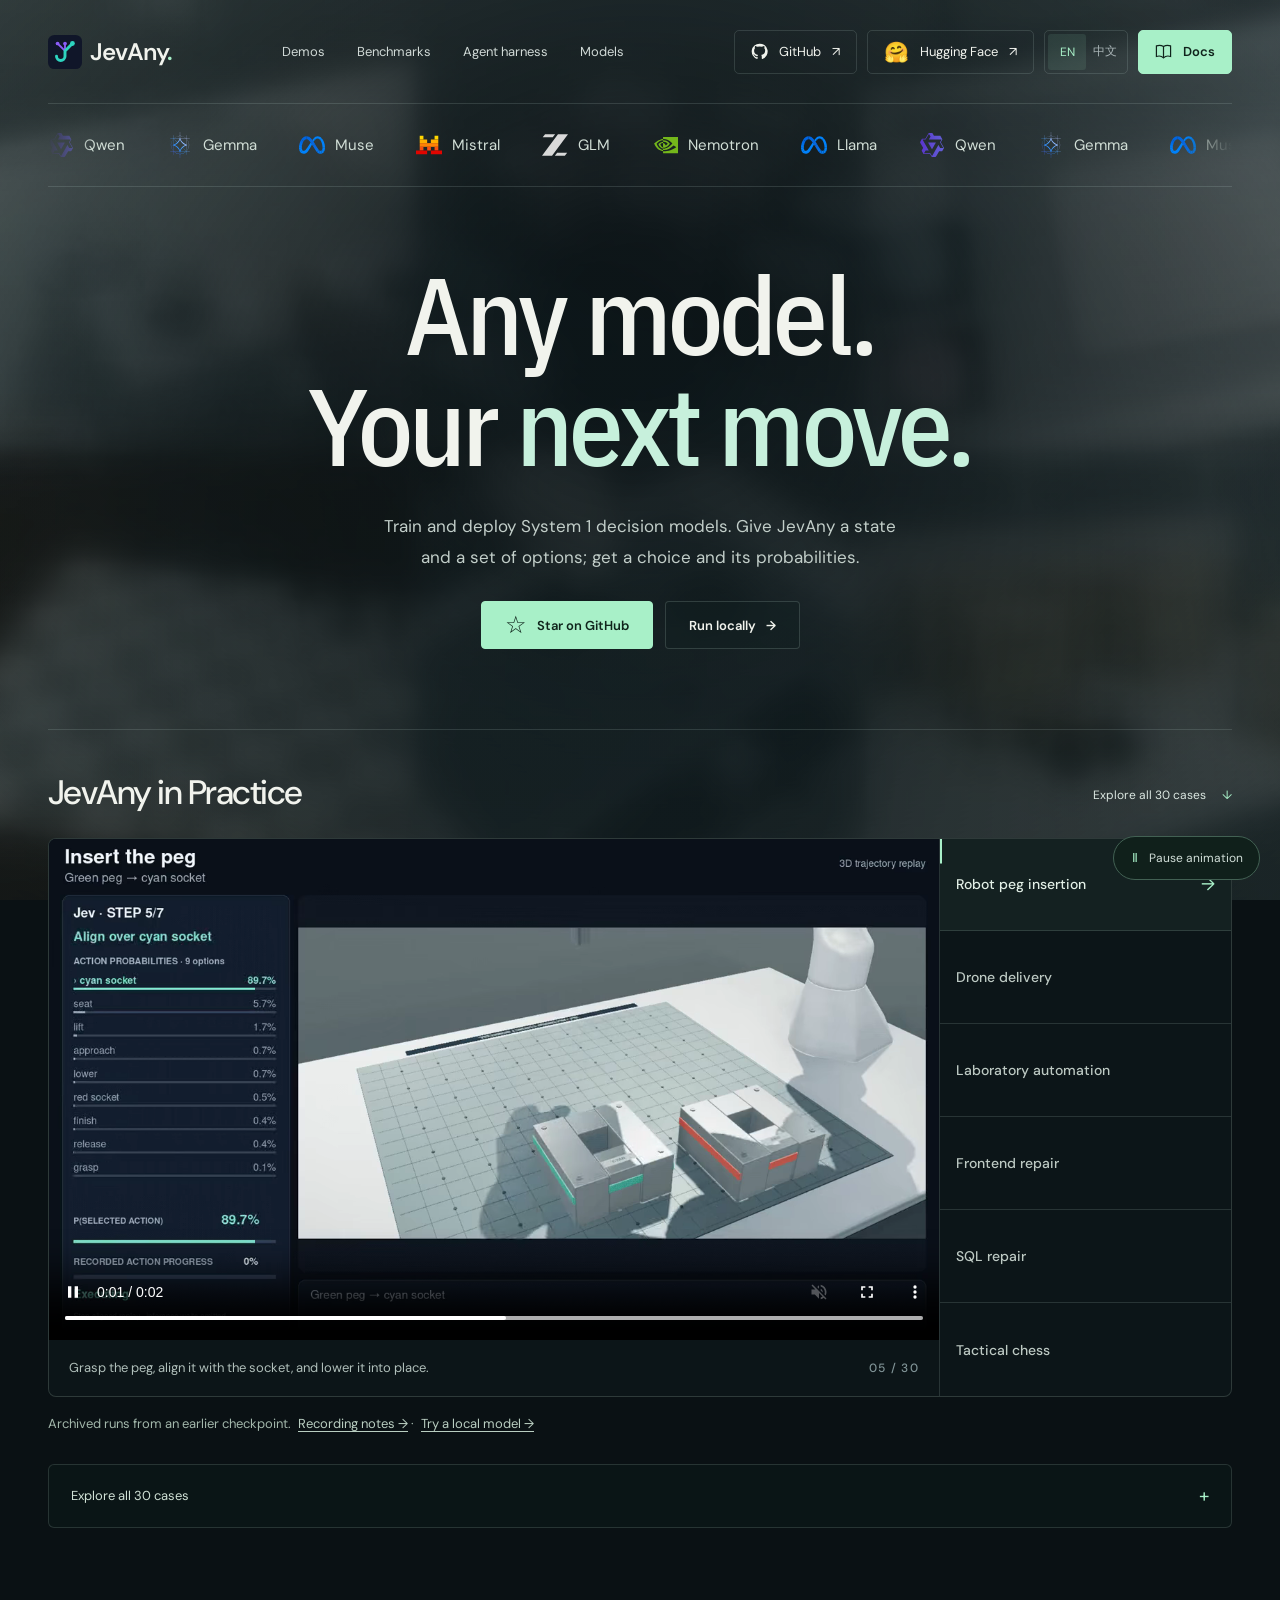
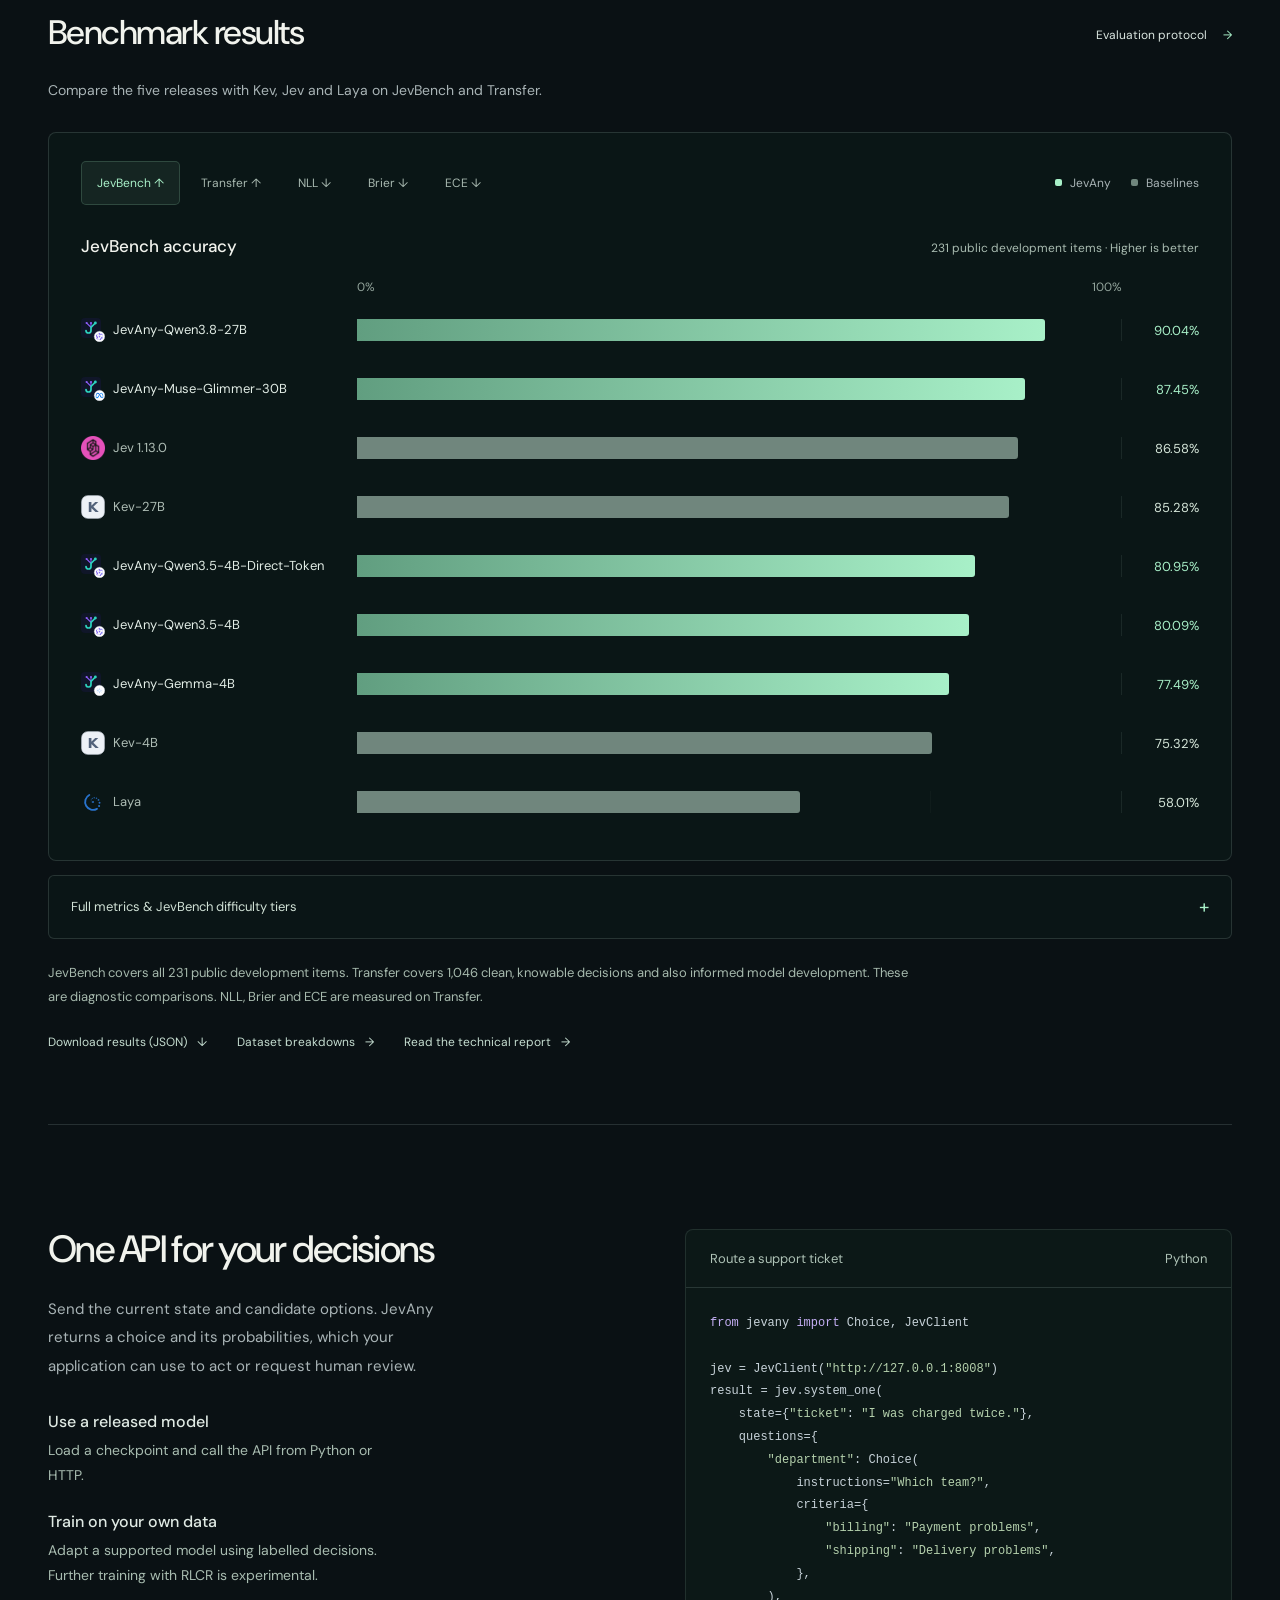
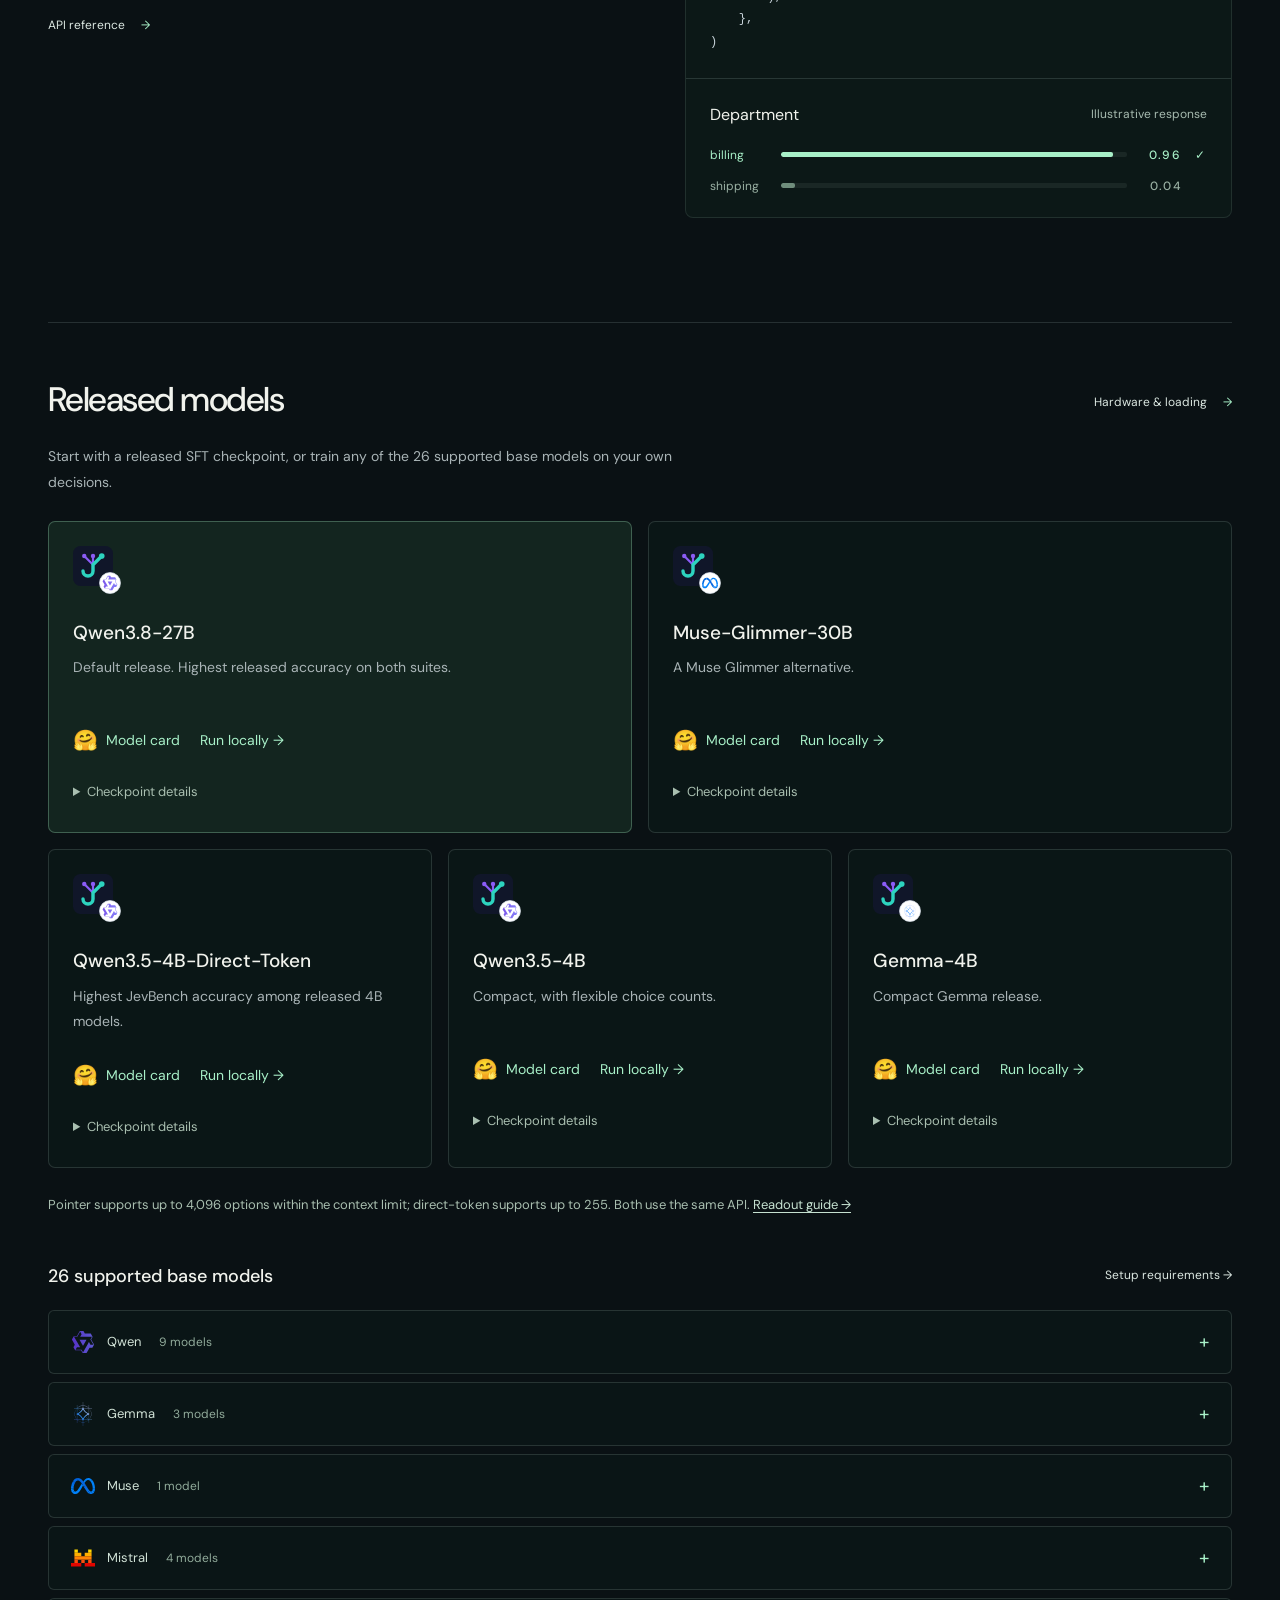
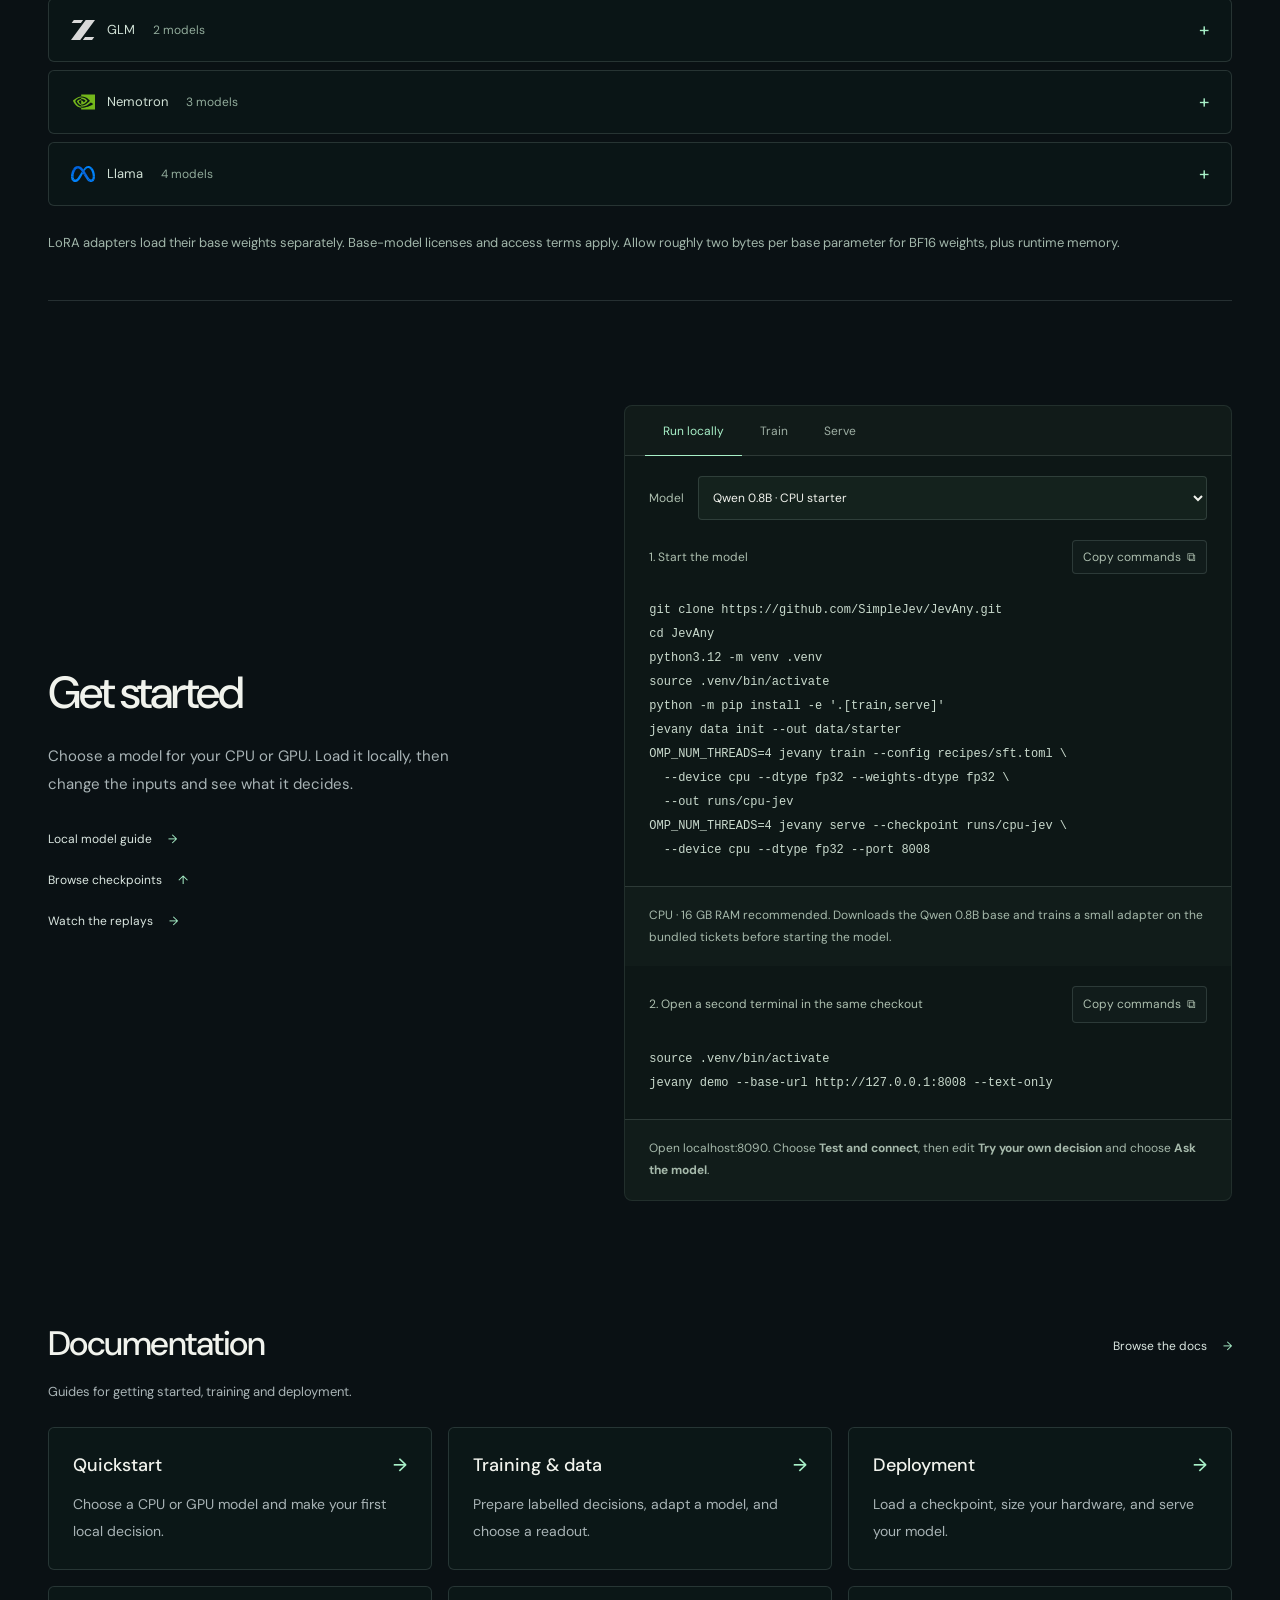
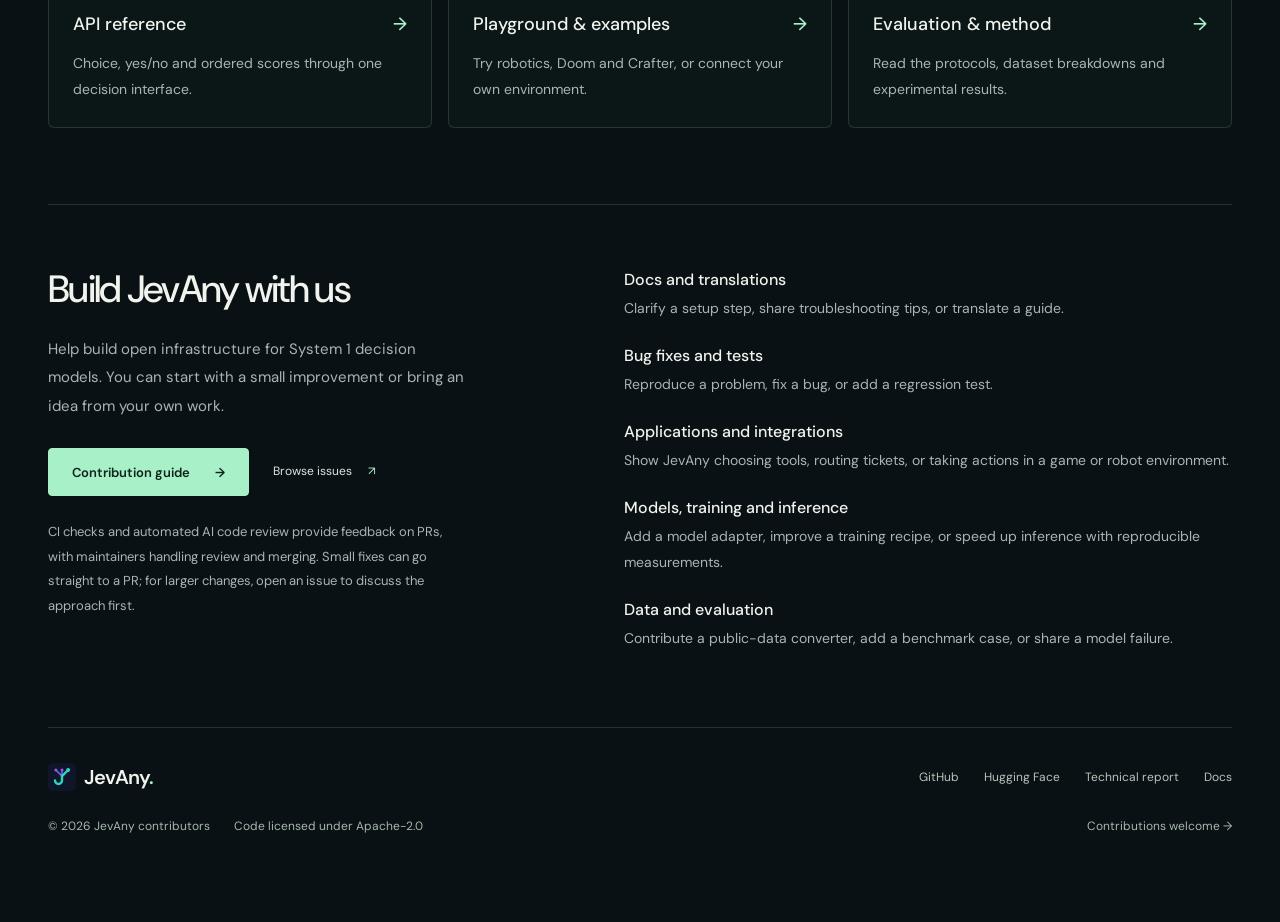
<file: site/index.html>
<!doctype html>
<html lang="en">
<head>
  <meta charset="utf-8">
  <meta name="viewport" content="width=device-width, initial-scale=1">
  <meta name="theme-color" content="#0a1114">
  <meta name="description" content="Train and deploy System 1 decision models with JevAny. Bring a model, define the options, and get a choice with probabilities. Open source, from robotics to software.">
  <meta property="og:type" content="website">
  <meta property="og:title" content="JevAny: Train and deploy System 1 decision models">
  <meta property="og:description" content="Open infrastructure for System 1 decision models. Train on your data. Deploy with one API.">
  <meta property="og:url" content="https://simplejev.org/JevAny/">
  <meta property="og:image" content="https://simplejev.org/JevAny/assets/social.jpg">
  <meta name="twitter:card" content="summary_large_image">
  <link rel="canonical" href="https://simplejev.org/JevAny/">
  <link rel="alternate" hreflang="en" href="https://simplejev.org/JevAny/index.html">
  <link rel="alternate" hreflang="zh-CN" href="https://simplejev.org/JevAny/zh.html">
  <link rel="alternate" hreflang="x-default" href="https://simplejev.org/JevAny/">
  <link rel="icon" href="assets/favicon.svg" type="image/svg+xml">
  <link rel="preload" href="assets/fonts/dm-sans-latin.woff2" as="font" type="font/woff2" crossorigin>
  <link rel="stylesheet" href="styles.css">
  <script src="language.js"></script>
  <script src="app.js" defer></script>
  <title>JevAny: Train and deploy System 1 decision models</title>
</head>
<body>
  <a class="skip-link" href="#main">Skip to content</a>
  <div class="ambient" aria-hidden="true">
    <picture class="ambient-poster">
      <source media="(max-aspect-ratio: 3/4)" srcset="assets/media/ambient/grid-mobile.webp">
      <img src="assets/media/ambient/grid.webp" width="720" height="480" alt="">
    </picture>
    <video class="ambient-video" muted loop playsinline preload="none" tabindex="-1"></video>
    <div class="ambient-shade"></div>
  </div>
  <button id="motion-toggle" class="motion-toggle" type="button" aria-pressed="false" hidden>
    <span class="motion-icon" aria-hidden="true">Ⅱ</span><span class="motion-label">Pause animation</span>
  </button>

  <header class="site-header wrap">
    <a class="brand" href="./" aria-label="JevAny home">
      <img src="assets/favicon.svg" width="34" height="34" alt="">
      <span>JevAny<span class="brand-period">.</span></span>
    </a>
    <nav aria-label="Main navigation">
      <a href="#in-action">Demos</a>
      <a href="#benchmarks">Benchmarks</a>
      <a href="docs/agent-harness.html">Agent harness</a>
      <a href="#models">Models</a>
    </nav>
    <div class="header-links">
      <a class="header-link social-link github-link" href="https://github.com/SimpleJev/JevAny" aria-label="JevAny on GitHub" title="JevAny on GitHub">
        <svg viewBox="0 0 24 24" fill="currentColor" aria-hidden="true"><path d="M12 .9a11.1 11.1 0 0 0-3.5 21.6c.6.1.8-.2.8-.5v-2.1c-3.4.7-4.1-1.4-4.1-1.4-.5-1.3-1.3-1.6-1.3-1.6-1.1-.8.1-.7.1-.7 1.2.1 1.8 1.2 1.8 1.2 1.1 1.8 2.8 1.3 3.5 1 .1-.8.4-1.3.7-1.6-2.7-.3-5.6-1.4-5.6-6.1 0-1.3.5-2.4 1.2-3.3-.1-.3-.5-1.6.1-3.3 0 0 1-.3 3.4 1.3a11.8 11.8 0 0 1 6.2 0c2.4-1.6 3.4-1.3 3.4-1.3.6 1.7.2 3 .1 3.3.8.9 1.2 2 1.2 3.3 0 4.7-2.9 5.8-5.6 6.1.4.4.8 1.1.8 2.2V22c0 .3.2.6.8.5A11.1 11.1 0 0 0 12 .9Z"/></svg>
        <span class="link-label">GitHub</span><span class="link-arrow" aria-hidden="true">↗</span>
      </a>
      <a class="header-link social-link" href="https://huggingface.co/collections/SimpleJev/jevany-adaptive-decision-systems-6abc8fd39266b1c17b11b4e6" aria-label="JevAny models on Hugging Face" title="JevAny models on Hugging Face">
        <span class="hf-mark" aria-hidden="true">🤗</span><span class="link-label">Hugging Face</span><span class="link-arrow" aria-hidden="true">↗</span>
      </a>
      <div class="language-switch" role="group" aria-label="Language">
        <a href="index.html" lang="en" hreflang="en" data-language="en" aria-current="page" title="English" translate="no">EN</a>
        <a href="zh.html" lang="zh-CN" hreflang="zh-CN" data-language="zh-CN" title="中文" translate="no">中文</a>
      </div>
      <a class="header-link docs-link" href="docs/quickstart.html">
        <svg viewBox="0 0 24 24" fill="none" stroke="currentColor" stroke-width="1.7" aria-hidden="true"><path d="M12 5v16m0-16C9 3 5 3 2 4v15c3-1 7-1 10 2 3-3 7-3 10-2V4c-3-1-7-1-10 1Z"/></svg>
        Docs
      </a>
    </div>
  </header>

  <main id="main">
    <div class="model-ribbon wrap" aria-label="Supported model families">
      <div class="model-marquee">
        <div class="model-track">
          <div class="model-group">
            <a href="#family-qwen"><img src="assets/model-logos/qwen-color.svg" alt="" width="26" height="26">Qwen</a>
            <a href="#family-gemma"><img src="assets/model-logos/gemma-color.svg" alt="" width="26" height="26">Gemma</a>
            <a href="#family-muse"><img src="assets/model-logos/meta-color.svg" alt="" width="26" height="26">Muse</a>
            <a href="#family-mistral"><img src="assets/model-logos/mistral-color.svg" alt="" width="26" height="26">Mistral</a>
            <a href="#family-glm"><img src="assets/model-logos/zai.svg" alt="" width="26" height="26">GLM</a>
            <a href="#family-nemotron"><img src="assets/model-logos/nvidia-color.svg" alt="" width="26" height="26">Nemotron</a>
            <a href="#family-llama"><img src="assets/model-logos/meta-color.svg" alt="" width="26" height="26">Llama</a>
          </div>
        </div>
      </div>
    </div>
    <section class="hero wrap" aria-labelledby="hero-title">
      <h1 id="hero-title">Any model.<br>Your <span class="hero-accent">next move.</span></h1>
      <p class="hero-description">Train and deploy System 1 decision models. Give JevAny a state and a set of options; get a choice and its probabilities.</p>
      <div class="hero-actions">
        <a class="button primary star-button" href="https://github.com/SimpleJev/JevAny" target="_blank" rel="noopener noreferrer"><span class="star-icon" aria-hidden="true">☆</span> Star on GitHub</a>
        <a class="button secondary" href="#get-started">Run locally <span aria-hidden="true">→</span></a>
      </div>
    </section>

    <section id="in-action" class="showcase wrap" aria-labelledby="showcase-title">
      <div class="section-heading">
        <div>
          <h2 id="showcase-title">JevAny in Practice</h2>
        </div>
        <a class="text-link" href="#case-library">Explore all 30 cases <span aria-hidden="true">↓</span></a>
      </div>
      <div class="replay-shell">
        <div class="replay-main">
          <div class="player-picture">
            <video id="replay-video" controls muted playsinline preload="none" poster="assets/media/peg_insertion.webp" aria-label="Archived JevAny replay: robot peg insertion" aria-describedby="replay-description">
              Your browser does not support video. <a href="assets/media/peg_insertion.mp4">Download this replay.</a>
            </video>
          </div>
          <div class="player-caption" aria-live="polite">
            <span id="replay-description">Grasp the peg, align it with the socket, and lower it into place.</span>
            <span id="replay-number" class="mono">01 / 06</span>
          </div>
        </div>
        <div class="replay-choices" role="group" aria-label="Choose a model replay">
          <button class="replay-choice is-active" type="button" data-case="peg_insertion" aria-pressed="true">
            <strong>Robot peg insertion</strong><span class="choice-arrow" aria-hidden="true">→</span>
          </button>
          <button class="replay-choice" type="button" data-case="drone" aria-pressed="false">
            <strong>Drone delivery</strong><span class="choice-arrow" aria-hidden="true">→</span>
          </button>
          <button class="replay-choice" type="button" data-case="lab" aria-pressed="false">
            <strong>Laboratory automation</strong><span class="choice-arrow" aria-hidden="true">→</span>
          </button>
          <button class="replay-choice" type="button" data-case="frontend" aria-pressed="false">
            <strong>Frontend repair</strong><span class="choice-arrow" aria-hidden="true">→</span>
          </button>
          <button class="replay-choice" type="button" data-case="sql" aria-pressed="false">
            <strong>SQL repair</strong><span class="choice-arrow" aria-hidden="true">→</span>
          </button>
          <button class="replay-choice" type="button" data-case="chess" aria-pressed="false">
            <strong>Tactical chess</strong><span class="choice-arrow" aria-hidden="true">→</span>
          </button>
        </div>
      </div>
      <p class="replay-note">Archived runs from an earlier checkpoint.
        <a href="docs/CASES.html#recording-notes">Recording notes <span aria-hidden="true">→</span></a>
        · <a href="#get-started">Try a local model <span aria-hidden="true">→</span></a>
      </p>
      <noscript><p class="noscript-note">Open the case library below to watch or download any of the 30 replays.</p></noscript>
      <!-- generated:cases:start -->
<details class="disclosure case-library" id="case-library"><summary>Explore all 30 cases <span aria-hidden="true">+</span></summary><div class="case-grid"><a class="case-card" id="case-assembly" href="assets/media/assembly.mp4" data-case="assembly"><img src="assets/media/assembly.webp" loading="lazy" width="480" height="270" alt=""><span class="case-card-title">Robot assembly <span aria-hidden="true">▷</span></span><span class="case-card-description">Commission an inspection rover with a 24 V bus, a 5 V camera rail, inspection firmware, fresh wiring measurements and camera calibration. Mechanical access, power isolation and test validity constrain the order of work.</span></a><a class="case-card" id="case-lab" href="assets/media/lab.mp4" data-case="lab"><img src="assets/media/lab.webp" loading="lazy" width="480" height="270" alt=""><span class="case-card-title">Laboratory automation <span aria-hidden="true">▷</span></span><span class="case-card-description">Calibrate the pipette, transfer 40 µL blue and 20 µL red into B3, and mix without contaminating the stocks. Calibration after a transfer does not repair a wrong dose; excessive mixing speed spills liquid.</span></a><a class="case-card" id="case-quality" href="assets/media/quality.mp4" data-case="quality"><img src="assets/media/quality.webp" loading="lazy" width="480" height="270" alt=""><span class="case-card-title">Circuit-board inspection <span aria-hidden="true">▷</span></span><span class="case-card-description">Distinguish cosmetic surface marks from electrical discontinuity before diverting a board. Optical inspection and measured resistance must lead to the correct shipment, without discarding intact boards.</span></a><a class="case-card" id="case-drawer_opening" href="assets/media/drawer_opening.mp4" data-case="drawer_opening"><img src="assets/media/drawer_opening.webp" loading="lazy" width="480" height="270" alt=""><span class="case-card-title">Drawer manipulation <span aria-hidden="true">▷</span></span><span class="case-card-description">Reach and grasp the handle, pull the drawer open by 14.86 cm, then release it. The close view exposes the sliding mechanism.</span></a><a class="case-card" id="case-peg_insertion" href="assets/media/peg_insertion.mp4" data-case="peg_insertion"><img src="assets/media/peg_insertion.webp" loading="lazy" width="480" height="270" alt=""><span class="case-card-title">Peg insertion <span aria-hidden="true">▷</span></span><span class="case-card-description">Grasp the green peg, lift it over the cyan socket, lower it and release it to settle inside the opening.</span></a><a class="case-card" id="case-conveyor_sorting" href="assets/media/conveyor_sorting.mp4" data-case="conveyor_sorting"><img src="assets/media/conveyor_sorting.webp" loading="lazy" width="480" height="270" alt=""><span class="case-card-title">Conveyor sorting <span aria-hidden="true">▷</span></span><span class="case-card-description">Advance and stop the belt, grasp the green parcel, and place it in the matching bin.</span></a><a class="case-card" id="case-obstacle_push" href="assets/media/obstacle_push.mp4" data-case="obstacle_push"><img src="assets/media/obstacle_push.webp" loading="lazy" width="480" height="270" alt=""><span class="case-card-title">Contact manipulation <span aria-hidden="true">▷</span></span><span class="case-card-description">Choose a contact path around the barrier from seven persistent motion controls. Touching the obstacle counts against the run even if the part later reaches the target.</span></a><a class="case-card" id="case-control_panel" href="assets/media/control_panel.mp4" data-case="control_panel"><img src="assets/media/control_panel.webp" loading="lazy" width="480" height="270" alt=""><span class="case-card-title">Physical control panel <span aria-hidden="true">▷</span></span><span class="case-card-description">Use short and long physical button presses to isolate power, bleed pressure, clamp and commission a fixture at 20–30 kPa. Loaded clamping and overpressure create faults. Button travel is Bullet physics; pressure and interlocks use an explicit state model.</span></a><a class="case-card" id="case-block_stacking" href="assets/media/block_stacking.mp4" data-case="block_stacking"><img src="assets/media/block_stacking.webp" loading="lazy" width="480" height="270" alt=""><span class="case-card-title">Block stacking <span aria-hidden="true">▷</span></span><span class="case-card-description">Grasp and lift the green block, seat it on the blue base, and release the stack. The side view makes the contact height visible.</span></a><a class="case-card" id="case-drone" href="assets/media/drone.mp4" data-case="drone"><img src="assets/media/drone.webp" loading="lazy" width="480" height="270" alt=""><span class="case-card-title">Drone delivery <span aria-hidden="true">▷</span></span><span class="case-card-description">Plan for route energy, pad occupancy, waiting and landing, then deliver with at least 12 energy units in reserve. Waiting consumes energy; releasing before landing loses the payload.</span></a><a class="case-card" id="case-warehouse" href="assets/media/warehouse.mp4" data-case="warehouse"><img src="assets/media/warehouse.webp" loading="lazy" width="480" height="270" alt=""><span class="case-card-title">Warehouse fulfillment <span aria-hidden="true">▷</span></span><span class="case-card-description">Navigate to the rack, load the matching SKU, scan its barcode and secure the fragile parcel before padded dispatch. Wrong cargo and transit damage persist into the receipt.</span></a><a class="case-card" id="case-lane_change" href="assets/media/lane_change.mp4" data-case="lane_change"><img src="assets/media/lane_change.webp" loading="lazy" width="480" height="270" alt=""><span class="case-card-title">Roadworks bypass <span aria-hidden="true">▷</span></span><span class="case-card-description">Choose among eight persistent controls using measured geometry. Drive around the roadworks, return and stop without obstacle contact.</span></a><a class="case-card" id="case-warehouse_rover" href="assets/media/warehouse_rover.mp4" data-case="warehouse_rover"><img src="assets/media/warehouse_rover.webp" loading="lazy" width="480" height="270" alt=""><span class="case-card-title">Warehouse navigation <span aria-hidden="true">▷</span></span><span class="case-card-description">Choose among eight waypoints from the current pose and shelf geometry. The Husky must reach its dock without contact; candidate names do not reveal the safe sequence.</span></a><a class="case-card" id="case-crosswalk" href="assets/media/crosswalk.mp4" data-case="crosswalk"><img src="assets/media/crosswalk.webp" loading="lazy" width="480" height="270" alt=""><span class="case-card-title">Pedestrian yielding <span aria-hidden="true">▷</span></span><span class="case-card-description">The pedestrian moves independently as simulated time advances. Choose where to wait and for how long; entering while occupied remains a violation after the pedestrian clears.</span></a><a class="case-card" id="case-fleet" href="assets/media/fleet.mp4" data-case="fleet"><img src="assets/media/fleet.webp" loading="lazy" width="480" height="270" alt=""><span class="case-card-title">Fleet dispatch <span aria-hidden="true">▷</span></span><span class="case-card-description">Coordinate payload, cold-chain temperature, range budget and bridge clearance. Repeated dispatches consume resources, so a correct vehicle assignment alone does not complete both deliveries.</span></a><a class="case-card" id="case-driving" href="assets/media/driving.mp4" data-case="driving"><img src="assets/media/driving.webp" loading="lazy" width="480" height="270" alt=""><span class="case-card-title">City-road driving <span aria-hidden="true">▷</span></span><span class="case-card-description">Treat crosswalk clearance and the rear-lane gap as separate observations. Use a current gap measurement to merge safely, reach the north exit and stop.</span></a><a class="case-card" id="case-reverse_parking" href="assets/media/reverse_parking.mp4" data-case="reverse_parking"><img src="assets/media/reverse_parking.webp" loading="lazy" width="480" height="270" alt=""><span class="case-card-title">Reverse parking <span aria-hidden="true">▷</span></span><span class="case-card-description">Choose incremental reverse or forward motions using measured bay and vehicle bounds. The entire vehicle must fit between the parked cars, rather than only its reference point.</span></a><a class="case-card" id="case-satellite" href="assets/media/satellite.mp4" data-case="satellite"><img src="assets/media/satellite.webp" loading="lazy" width="480" height="270" alt=""><span class="case-card-title">Geospatial change analysis <span aria-hidden="true">▷</span></span><span class="case-card-description">Register the offset images, mask clouds and measure vegetation change before classification. Export the correct region and coordinate reference as actual GeoJSON.</span></a><a class="case-card" id="case-security" href="assets/media/security.mp4" data-case="security"><img src="assets/media/security.webp" loading="lazy" width="480" height="270" alt=""><span class="case-card-title">Selective threat response <span aria-hidden="true">▷</span></span><span class="case-card-description">An abusive source IP also carries five legitimate sessions. Compare session policies and replay traffic before deployment, preserving both browser and non-browser legitimate clients.</span></a><a class="case-card" id="case-service" href="assets/media/service.mp4" data-case="service"><img src="assets/media/service.webp" loading="lazy" width="480" height="270" alt=""><span class="case-card-title">Service recovery <span aria-hidden="true">▷</span></span><span class="case-card-description">One current replica lacks full-load capacity; another has stale data. Prepare a replica, test a canary, promote traffic, probe the full load and drain the failed primary without losing the rollout error budget.</span></a><a class="case-card" id="case-chess" href="assets/media/chess.mp4" data-case="chess"><img src="assets/media/chess.webp" loading="lazy" width="480" height="270" alt=""><span class="case-card-title">Tactical chess <span aria-hidden="true">▷</span></span><span class="case-card-description">Find a forced mate in two in a nine-piece position. All legal moves are available without checkmate labels; a defending search chooses a legal reply that avoids mate when possible.</span></a><a class="case-card" id="case-procurement" href="assets/media/procurement.mp4" data-case="procurement"><img src="assets/media/procurement.webp" loading="lazy" width="480" height="270" alt=""><span class="case-card-title">Procurement browsing <span aria-hidden="true">▷</span></span><span class="case-card-description">Compare hardware, commercial licensing, stock, shipping cost and a three-day deadline against a 650 total budget. Changing the product invalidates the prior quote assumptions.</span></a><a class="case-card" id="case-calendar" href="assets/media/calendar.mp4" data-case="calendar"><img src="assets/media/calendar.webp" loading="lazy" width="480" height="270" alt=""><span class="case-card-title">Calendar coordination <span aria-hidden="true">▷</span></span><span class="case-card-description">Convert attendee time zones and include 15-minute buffers. Coordinate room occupancy, capacity and a portable display kit, refreshing availability after each draft change.</span></a><a class="case-card" id="case-research" href="assets/media/research.mp4" data-case="research"><img src="assets/media/research.webp" loading="lazy" width="480" height="270" alt=""><span class="case-card-title">Web research <span aria-hidden="true">▷</span></span><span class="case-card-description">Resolve conflicting documentation versions, cite both the current reference and release notes, and run the local command-argument checker before saving the evidence.</span></a><a class="case-card" id="case-inbox" href="assets/media/inbox.mp4" data-case="inbox"><img src="assets/media/inbox.webp" loading="lazy" width="480" height="270" alt=""><span class="case-card-title">Inbox triage <span aria-hidden="true">▷</span></span><span class="case-card-description">Read the latest reply and verify the sender before filing. An urgent subject may already be resolved; a receipt subject may conceal a failed payment and deadline.</span></a><a class="case-card" id="case-spreadsheet" href="assets/media/spreadsheet.mp4" data-case="spreadsheet"><img src="assets/media/spreadsheet.webp" loading="lazy" width="480" height="270" alt=""><span class="case-card-title">Spreadsheet cleanup <span aria-hidden="true">▷</span></span><span class="case-card-description">Keep the latest order revision, parse each row using its own locale and reconcile missing quantities with a shipping ledger. Validate the revenue and export the real cleaned CSV.</span></a><a class="case-card" id="case-frontend" href="assets/media/frontend.mp4" data-case="frontend"><img src="assets/media/frontend.webp" loading="lazy" width="480" height="270" alt=""><span class="case-card-title">Frontend repair <span aria-hidden="true">▷</span></span><span class="case-card-description">Repair card width, shrinking child elements and touch-target size separately. Chromium measures visibility, overflow and 44 px targets at 320, 390 and 680 px; stale measurements cannot authorize publication.</span></a><a class="case-card" id="case-sql" href="assets/media/sql.mp4" data-case="sql"><img src="assets/media/sql.webp" loading="lazy" width="480" height="270" alt=""><span class="case-card-title">SQL repair <span aria-hidden="true">▷</span></span><span class="case-card-description">Repair aggregation on actual SQLite data containing equal order amounts, NULLs, drafts and one-to-many lines. Both EXISTS and pre-aggregation can work; SUM(DISTINCT) loses legitimate equal-value orders.</span></a><a class="case-card" id="case-ci" href="assets/media/ci.mp4" data-case="ci"><img src="assets/media/ci.webp" loading="lazy" width="480" height="270" alt=""><span class="case-card-title">Build and release recovery <span aria-hidden="true">▷</span></span><span class="case-card-description">Package the entry point, settings and selected locale assets, then execute the bundle smoke test. A configuration change after testing requires a fresh build and test before staging.</span></a><a class="case-card" id="case-performance" href="assets/media/performance.mp4" data-case="performance"><img src="assets/media/performance.webp" loading="lazy" width="480" height="270" alt=""><span class="case-card-title">Database performance <span aria-hidden="true">▷</span></span><span class="case-card-description">Preserve the fresh, complete SQLite result with at most six queries and 24 rows per fetch. A single large batch violates the memory bound; stale caches and limited results fail correctness. Chunking and streaming are both supported.</span></a></div></details>
      <!-- generated:cases:end -->
    </section>

    <section id="benchmarks" class="benchmark-section wrap" aria-labelledby="benchmark-title">
      <div class="section-heading">
        <div><h2 id="benchmark-title">Benchmark results</h2></div>
        <a class="text-link" href="docs/EVALUATION.html#model-family-v2">Evaluation protocol <span aria-hidden="true">→</span></a>
      </div>
      <p class="benchmark-intro">Compare the five releases with Kev, Jev and Laya on JevBench and Transfer.</p>
      <!-- generated:benchmarks:start -->
<div class="benchmark-panel">
        <div class="benchmark-toolbar"><div class="metric-buttons" role="group" aria-label="Benchmark metric" hidden><button type="button" data-metric="jevbench_public_accuracy" aria-pressed="true">JevBench ↑</button><button type="button" data-metric="transfer_v9_accuracy" aria-pressed="false">Transfer ↑</button><button type="button" data-metric="transfer_v9_nll" aria-pressed="false">NLL ↓</button><button type="button" data-metric="transfer_v9_brier" aria-pressed="false">Brier ↓</button><button type="button" data-metric="transfer_v9_ece" aria-pressed="false">ECE ↓</button></div>
          <span class="chart-legend"><i></i> JevAny <i></i> Baselines</span></div>
        <div class="chart-heading"><h3 id="chart-title">JevBench accuracy</h3><p id="chart-description">231 public development items · Higher is better</p></div>
        <div class="chart-axis" aria-hidden="true"><span>0%</span><span id="chart-axis-end">100%</span></div>
        <ol class="benchmark-chart" aria-labelledby="chart-title" aria-describedby="chart-description"><li class="benchmark-row ours" data-jevbench-public-accuracy="0.9004329004329005" data-transfer-v9-accuracy="0.8604206500956023" data-transfer-v9-nll="0.38782967075925884" data-transfer-v9-brier="0.19524463105141282" data-transfer-v9-ece="0.026304156956950514"><span class="benchmark-model" translate="no"><img src="assets/model-logos/jevany-qwen.svg" width="24" height="24" alt=""><span>JevAny-Qwen3.8-27B</span></span><span class="benchmark-track" aria-hidden="true"><i style="width:90.04%"></i></span><span class="benchmark-value">90.04%</span></li><li class="benchmark-row ours" data-jevbench-public-accuracy="0.8744588744588745" data-transfer-v9-accuracy="0.8346080305927343" data-transfer-v9-nll="0.46413265214637384" data-transfer-v9-brier="0.22851810579582135" data-transfer-v9-ece="0.03179001642085391"><span class="benchmark-model" translate="no"><img src="assets/model-logos/jevany-muse.svg" width="24" height="24" alt=""><span>JevAny-Muse-Glimmer-30B</span></span><span class="benchmark-track" aria-hidden="true"><i style="width:87.45%"></i></span><span class="benchmark-value">87.45%</span></li><li class="benchmark-row baseline" data-jevbench-public-accuracy="0.8658008658008658" data-transfer-v9-accuracy="0.8537284894837476" data-transfer-v9-nll="0.643853776029141" data-transfer-v9-brier="0.21211354829169302" data-transfer-v9-ece="0.03348542789269361"><span class="benchmark-model" translate="no"><img src="assets/model-logos/typesafe.png" width="24" height="24" alt=""><span>Jev 1.13.0</span></span><span class="benchmark-track" aria-hidden="true"><i style="width:86.58%"></i></span><span class="benchmark-value">86.58%</span></li><li class="benchmark-row baseline" data-jevbench-public-accuracy="0.8528138528138528" data-transfer-v9-accuracy="0.8231357552581262" data-transfer-v9-nll="0.5331871655212505" data-transfer-v9-brier="0.2646017171032617" data-transfer-v9-ece="0.05024319561491112"><span class="benchmark-model" translate="no"><img src="assets/model-logos/kev.svg" width="24" height="24" alt=""><span>Kev-27B</span></span><span class="benchmark-track" aria-hidden="true"><i style="width:85.28%"></i></span><span class="benchmark-value">85.28%</span></li><li class="benchmark-row ours" data-jevbench-public-accuracy="0.8095238095238095" data-transfer-v9-accuracy="0.7820267686424475" data-transfer-v9-nll="0.5641673018758349" data-transfer-v9-brier="0.29084246078427645" data-transfer-v9-ece="0.02915343336941378"><span class="benchmark-model" translate="no"><img src="assets/model-logos/jevany-qwen.svg" width="24" height="24" alt=""><span>JevAny-Qwen3.5-4B-Direct-Token</span></span><span class="benchmark-track" aria-hidden="true"><i style="width:80.95%"></i></span><span class="benchmark-value">80.95%</span></li><li class="benchmark-row ours" data-jevbench-public-accuracy="0.8008658008658008" data-transfer-v9-accuracy="0.7868068833652008" data-transfer-v9-nll="0.5868780845820413" data-transfer-v9-brier="0.2965183466659115" data-transfer-v9-ece="0.03479245011625781"><span class="benchmark-model" translate="no"><img src="assets/model-logos/jevany-qwen.svg" width="24" height="24" alt=""><span>JevAny-Qwen3.5-4B</span></span><span class="benchmark-track" aria-hidden="true"><i style="width:80.09%"></i></span><span class="benchmark-value">80.09%</span></li><li class="benchmark-row ours" data-jevbench-public-accuracy="0.7748917748917749" data-transfer-v9-accuracy="0.7084130019120459" data-transfer-v9-nll="0.7064284258952175" data-transfer-v9-brier="0.36852287218822294" data-transfer-v9-ece="0.056389513378074366"><span class="benchmark-model" translate="no"><img src="assets/model-logos/jevany-gemma.svg" width="24" height="24" alt=""><span>JevAny-Gemma-4B</span></span><span class="benchmark-track" aria-hidden="true"><i style="width:77.49%"></i></span><span class="benchmark-value">77.49%</span></li><li class="benchmark-row baseline" data-jevbench-public-accuracy="0.7532467532467533" data-transfer-v9-accuracy="0.7418738049713193" data-transfer-v9-nll="0.8580147290006348" data-transfer-v9-brier="0.38005011920774834" data-transfer-v9-ece="0.12542821527771447"><span class="benchmark-model" translate="no"><img src="assets/model-logos/kev.svg" width="24" height="24" alt=""><span>Kev-4B</span></span><span class="benchmark-track" aria-hidden="true"><i style="width:75.32%"></i></span><span class="benchmark-value">75.32%</span></li><li class="benchmark-row baseline" data-jevbench-public-accuracy="0.5800865800865801" data-transfer-v9-accuracy="0.5229445506692161" data-transfer-v9-nll="1.2636412807288386" data-transfer-v9-brier="0.6145620496187834" data-transfer-v9-ece="0.12735834098363863"><span class="benchmark-model" translate="no"><img src="assets/model-logos/laya.svg" width="24" height="24" alt=""><span>Laya</span></span><span class="benchmark-track" aria-hidden="true"><i style="width:58.01%"></i></span><span class="benchmark-value">58.01%</span></li></ol>
        <p id="metric-status" class="sr-only" role="status"></p>
      </div>
      <details class="disclosure benchmark-table"><summary>Full metrics &amp; JevBench difficulty tiers <span aria-hidden="true">+</span></summary>
        <div class="table-scroll" tabindex="0" role="region" aria-label="All benchmark results">
          <table><caption>Current releases and baselines. ↑ Higher is better. ↓ Lower is better. Easy, Original and Hard are JevBench tiers.</caption>
          <thead><tr><th scope="col">Model</th><th scope="col">JevBench ↑</th><th scope="col">Transfer ↑</th><th scope="col">NLL ↓</th><th scope="col">Brier ↓</th><th scope="col">ECE ↓</th>
          <th scope="col">Easy ↑</th><th scope="col">Original ↑</th><th scope="col">Hard ↑</th></tr></thead>
          <tbody><tr><th scope="row"><span class="benchmark-model" translate="no"><img src="assets/model-logos/jevany-qwen.svg" width="24" height="24" alt=""><span>JevAny-Qwen3.8-27B</span></span></th><td>90.04%</td><td>86.04%</td><td>0.388</td><td>0.195</td><td>0.026</td><td>100.00%</td><td>97.22%</td><td>81.08%</td></tr><tr><th scope="row"><span class="benchmark-model" translate="no"><img src="assets/model-logos/jevany-muse.svg" width="24" height="24" alt=""><span>JevAny-Muse-Glimmer-30B</span></span></th><td>87.45%</td><td>83.46%</td><td>0.464</td><td>0.229</td><td>0.032</td><td>100.00%</td><td>97.22%</td><td>75.68%</td></tr><tr><th scope="row"><span class="benchmark-model" translate="no"><img src="assets/model-logos/typesafe.png" width="24" height="24" alt=""><span>Jev 1.13.0</span></span></th><td>86.58%</td><td>85.37%</td><td>0.644</td><td>0.212</td><td>0.033</td><td>100.00%</td><td>98.61%</td><td>72.97%</td></tr><tr><th scope="row"><span class="benchmark-model" translate="no"><img src="assets/model-logos/kev.svg" width="24" height="24" alt=""><span>Kev-27B</span></span></th><td>85.28%</td><td>82.31%</td><td>0.533</td><td>0.265</td><td>0.050</td><td>100.00%</td><td>100.00%</td><td>69.37%</td></tr><tr><th scope="row"><span class="benchmark-model" translate="no"><img src="assets/model-logos/jevany-qwen.svg" width="24" height="24" alt=""><span>JevAny-Qwen3.5-4B-Direct-Token</span></span></th><td>80.95%</td><td>78.20%</td><td>0.564</td><td>0.291</td><td>0.029</td><td>100.00%</td><td>98.61%</td><td>61.26%</td></tr><tr><th scope="row"><span class="benchmark-model" translate="no"><img src="assets/model-logos/jevany-qwen.svg" width="24" height="24" alt=""><span>JevAny-Qwen3.5-4B</span></span></th><td>80.09%</td><td>78.68%</td><td>0.587</td><td>0.297</td><td>0.035</td><td>100.00%</td><td>95.83%</td><td>61.26%</td></tr><tr><th scope="row"><span class="benchmark-model" translate="no"><img src="assets/model-logos/jevany-gemma.svg" width="24" height="24" alt=""><span>JevAny-Gemma-4B</span></span></th><td>77.49%</td><td>70.84%</td><td>0.706</td><td>0.369</td><td>0.056</td><td>100.00%</td><td>95.83%</td><td>55.86%</td></tr><tr><th scope="row"><span class="benchmark-model" translate="no"><img src="assets/model-logos/kev.svg" width="24" height="24" alt=""><span>Kev-4B</span></span></th><td>75.32%</td><td>74.19%</td><td>0.858</td><td>0.380</td><td>0.125</td><td>100.00%</td><td>94.44%</td><td>52.25%</td></tr><tr><th scope="row"><span class="benchmark-model" translate="no"><img src="assets/model-logos/laya.svg" width="24" height="24" alt=""><span>Laya</span></span></th><td>58.01%</td><td>52.29%</td><td>1.264</td><td>0.615</td><td>0.127</td><td>95.83%</td><td>70.83%</td><td>33.33%</td></tr></tbody></table>
        </div>
      </details>
      <!-- generated:benchmarks:end -->
      <p class="benchmark-note">JevBench covers all 231 public development items. Transfer covers 1,046 clean, knowable decisions and also informed model development. These are diagnostic comparisons. NLL, Brier and ECE are measured on Transfer.</p>
      <div class="benchmark-links"><a href="assets/data/model-family-v2.json" download>Download results (JSON) <span aria-hidden="true">↓</span></a><a href="docs/EVALUATION.html#transfer-breakdown">Dataset breakdowns <span aria-hidden="true">→</span></a><a href="files/reports/JevAny_Tech_Report.pdf">Read the technical report <span aria-hidden="true">→</span></a></div>
    </section>

    <section id="how-it-works" class="how-section wrap" aria-labelledby="how-title">
      <div class="how-copy">
        <h2 id="how-title">One API for your decisions</h2>
        <p class="section-description">Send the current state and candidate options. JevAny returns a choice and its probabilities, which your application can use to act or request human review.</p>
        <ol class="steps">
          <li><div><h3>Use a released model</h3><p>Load a checkpoint and call the API from Python or HTTP.</p></div></li>
          <li><div><h3>Train on your own data</h3><p>Adapt a supported model using labelled decisions. Further training with RLCR is experimental.</p></div></li>
        </ol>
        <a class="text-link" href="docs/API.html">API reference <span aria-hidden="true">→</span></a>
      </div>
      <div class="api-visual">
        <div class="api-top"><span>Route a support ticket</span><span>Python</span></div>
        <pre class="api-code" tabindex="0" role="region" aria-label="Python API example"><code><span class="syntax-purple">from</span> jevany <span class="syntax-purple">import</span> Choice, JevClient

jev = JevClient(<span class="syntax-green">"http://127.0.0.1:8008"</span>)
result = jev.system_one(
    state={<span class="syntax-green">"ticket"</span>: <span class="syntax-green">"I was charged twice."</span>},
    questions={
        <span class="syntax-green">"department"</span>: Choice(
            instructions=<span class="syntax-green">"Which team?"</span>,
            criteria={
                <span class="syntax-green">"billing"</span>: <span class="syntax-green">"Payment problems"</span>,
                <span class="syntax-green">"shipping"</span>: <span class="syntax-green">"Delivery problems"</span>,
            },
        ),
    },
)</code></pre>
        <div class="decision-output">
          <div class="output-title"><span>Department</span><span class="example-label">Illustrative response</span></div>
          <div class="probability"><span>billing</span><span class="probability-track"><i style="width:96%"></i></span><span class="mono">0.96</span><span class="selected-mark" role="img" aria-label="Selected">✓</span></div>
          <div class="probability other"><span>shipping</span><span class="probability-track"><i style="width:4%"></i></span><span class="mono">0.04</span><span></span></div>
        </div>
      </div>
    </section>

    <section id="models" class="model-section wrap" aria-labelledby="model-title">
      <div class="section-heading"><div><h2 id="model-title">Released models</h2></div><a class="text-link" href="docs/DEPLOYMENT.html#checkpoints-and-hardware">Hardware &amp; loading <span aria-hidden="true">→</span></a></div>
      <p class="benchmark-intro">Start with a released SFT checkpoint, or train any of the 26 supported base models on your own decisions.</p>
      <!-- generated:models:start -->
<div class="checkpoint-grid"><article class="checkpoint-card"><img src="assets/model-logos/jevany-qwen.svg" width="48" height="48" alt=""><h3 translate="no">Qwen3.8-27B</h3><p>Default release. Highest released accuracy on both suites.</p><a href="https://huggingface.co/SimpleJev/JevAny-Qwen3.8-27B-LoRA"><span class="hf-mark" aria-hidden="true">🤗</span>Model card</a><a href="#get-started" data-local-model="SimpleJev/JevAny-Qwen3.8-27B-LoRA">Run locally →</a><details class="checkpoint-details"><summary>Checkpoint details</summary><p>Pointer readout</p><code>SimpleJev/JevAny-Qwen3.8-27B-LoRA</code></details></article><article class="checkpoint-card"><img src="assets/model-logos/jevany-muse.svg" width="48" height="48" alt=""><h3 translate="no">Muse-Glimmer-30B</h3><p>A Muse Glimmer alternative.</p><a href="https://huggingface.co/SimpleJev/JevAny-Muse-Glimmer-30B-LoRA"><span class="hf-mark" aria-hidden="true">🤗</span>Model card</a><a href="#get-started" data-local-model="SimpleJev/JevAny-Muse-Glimmer-30B-LoRA">Run locally →</a><details class="checkpoint-details"><summary>Checkpoint details</summary><p>Pointer readout</p><code>SimpleJev/JevAny-Muse-Glimmer-30B-LoRA</code></details></article><article class="checkpoint-card"><img src="assets/model-logos/jevany-qwen.svg" width="48" height="48" alt=""><h3 translate="no">Qwen3.5-4B-Direct-Token</h3><p>Highest JevBench accuracy among released 4B models.</p><a href="https://huggingface.co/SimpleJev/JevAny-Qwen3.5-4B-Direct-Token-LoRA"><span class="hf-mark" aria-hidden="true">🤗</span>Model card</a><a href="#get-started" data-local-model="SimpleJev/JevAny-Qwen3.5-4B-Direct-Token-LoRA">Run locally →</a><details class="checkpoint-details"><summary>Checkpoint details</summary><p>Direct-token readout</p><code>SimpleJev/JevAny-Qwen3.5-4B-Direct-Token-LoRA</code></details></article><article class="checkpoint-card"><img src="assets/model-logos/jevany-qwen.svg" width="48" height="48" alt=""><h3 translate="no">Qwen3.5-4B</h3><p>Compact, with flexible choice counts.</p><a href="https://huggingface.co/SimpleJev/JevAny-Qwen3.5-4B-LoRA"><span class="hf-mark" aria-hidden="true">🤗</span>Model card</a><a href="#get-started" data-local-model="SimpleJev/JevAny-Qwen3.5-4B-LoRA">Run locally →</a><details class="checkpoint-details"><summary>Checkpoint details</summary><p>Pointer readout</p><code>SimpleJev/JevAny-Qwen3.5-4B-LoRA</code></details></article><article class="checkpoint-card"><img src="assets/model-logos/jevany-gemma.svg" width="48" height="48" alt=""><h3 translate="no">Gemma-4B</h3><p>Compact Gemma release.</p><a href="https://huggingface.co/SimpleJev/JevAny-Gemma-4B-LoRA"><span class="hf-mark" aria-hidden="true">🤗</span>Model card</a><a href="#get-started" data-local-model="SimpleJev/JevAny-Gemma-4B-LoRA">Run locally →</a><details class="checkpoint-details"><summary>Checkpoint details</summary><p>Pointer readout</p><code>SimpleJev/JevAny-Gemma-4B-LoRA</code></details></article></div><p class="readout-note">Pointer supports up to 4,096 options within the context limit; direct-token supports up to 255. Both use the same API. <a href="docs/TRAINING.html#pointer-and-direct-token-readouts">Readout guide →</a></p><div id="supported-models" class="support-list"><div class="support-heading"><h3>26 supported base models</h3><a class="text-link" href="docs/TRAINING.html#backbone-support">Setup requirements →</a></div><details class="disclosure family-details" id="family-qwen"><summary><img src="assets/model-logos/qwen-color.svg" width="24" height="24" alt="">Qwen<small>9 models</small><span aria-hidden="true">+</span></summary><div class="table-scroll" tabindex="0" role="region" aria-label="Qwen supported models"><table><thead><tr><th scope="col">Base model ID</th><th scope="col">Size</th><th scope="col">Inputs</th></tr></thead><tbody><tr><th scope="row"><code>Qwen/Qwen3.8-27B</code></th><td translate="no">27B</td><td>text, image, video</td></tr><tr><th scope="row"><code>Qwen/Qwen3.6-27B</code></th><td translate="no">27B</td><td>text, image, video</td></tr><tr><th scope="row"><code>Qwen/Qwen3.6-35B-A3B</code></th><td translate="no">35B-A3B</td><td>text, image, video</td></tr><tr><th scope="row"><code>Qwen/Qwen3.5-0.8B</code></th><td translate="no">0.8B</td><td>text, image, video</td></tr><tr><th scope="row"><code>Qwen/Qwen3.5-2B</code></th><td translate="no">2B</td><td>text, image, video</td></tr><tr><th scope="row"><code>Qwen/Qwen3.5-4B</code></th><td translate="no">4B</td><td>text, image, video</td></tr><tr><th scope="row"><code>Qwen/Qwen3.5-9B</code></th><td translate="no">9B</td><td>text, image, video</td></tr><tr><th scope="row"><code>Qwen/Qwen3.5-27B</code></th><td translate="no">27B</td><td>text, image, video</td></tr><tr><th scope="row"><code>Qwen/Qwen3.5-35B-A3B</code></th><td translate="no">35B-A3B</td><td>text, image, video</td></tr></tbody></table></div></details><details class="disclosure family-details" id="family-gemma"><summary><img src="assets/model-logos/gemma-color.svg" width="24" height="24" alt="">Gemma<small>3 models</small><span aria-hidden="true">+</span></summary><div class="table-scroll" tabindex="0" role="region" aria-label="Gemma supported models"><table><thead><tr><th scope="col">Base model ID</th><th scope="col">Size</th><th scope="col">Inputs</th></tr></thead><tbody><tr><th scope="row"><code>google/gemma-4-E4B-it</code></th><td translate="no">E4B</td><td>text, image, video</td></tr><tr><th scope="row"><code>google/gemma-4-12B-it</code></th><td translate="no">12B Unified</td><td>text, image, video</td></tr><tr><th scope="row"><code>google/gemma-4-31B-it</code></th><td translate="no">31B</td><td>text, image, video</td></tr></tbody></table></div></details><details class="disclosure family-details" id="family-muse"><summary><img src="assets/model-logos/meta-color.svg" width="24" height="24" alt="">Muse<small>1 model</small><span aria-hidden="true">+</span></summary><div class="table-scroll" tabindex="0" role="region" aria-label="Muse supported models"><table><thead><tr><th scope="col">Base model ID</th><th scope="col">Size</th><th scope="col">Inputs</th></tr></thead><tbody><tr><th scope="row"><code>meta-models/Muse-Glimmer-30B</code></th><td translate="no">30B</td><td>text, image, video</td></tr></tbody></table></div></details><details class="disclosure family-details" id="family-mistral"><summary><img src="assets/model-logos/mistral-color.svg" width="24" height="24" alt="">Mistral<small>4 models</small><span aria-hidden="true">+</span></summary><div class="table-scroll" tabindex="0" role="region" aria-label="Mistral supported models"><table><thead><tr><th scope="col">Base model ID</th><th scope="col">Size</th><th scope="col">Inputs</th></tr></thead><tbody><tr><th scope="row"><code>mistralai/Ministral-3-3B-Instruct-2512-BF16</code></th><td translate="no">3B</td><td>text, image</td></tr><tr><th scope="row"><code>mistralai/Ministral-3-8B-Instruct-2512-BF16</code></th><td translate="no">8B</td><td>text, image</td></tr><tr><th scope="row"><code>mistralai/Ministral-3-14B-Instruct-2512-BF16</code></th><td translate="no">14B</td><td>text, image</td></tr><tr><th scope="row"><code>mistralai/Devstral-Small-2-24B-Instruct-2512</code></th><td translate="no">Small 24B</td><td>text, image</td></tr></tbody></table></div></details><details class="disclosure family-details" id="family-glm"><summary><img src="assets/model-logos/zai.svg" width="24" height="24" alt="">GLM<small>2 models</small><span aria-hidden="true">+</span></summary><div class="table-scroll" tabindex="0" role="region" aria-label="GLM supported models"><table><thead><tr><th scope="col">Base model ID</th><th scope="col">Size</th><th scope="col">Inputs</th></tr></thead><tbody><tr><th scope="row"><code>zai-org/GLM-4.7-Flash</code></th><td translate="no">Flash 30B-A3B</td><td>text</td></tr><tr><th scope="row"><code>zai-org/GLM-4.6V-Flash</code></th><td translate="no">Flash 9B</td><td>text, image, video</td></tr></tbody></table></div></details><details class="disclosure family-details" id="family-nemotron"><summary><img src="assets/model-logos/nvidia-color.svg" width="24" height="24" alt="">Nemotron<small>3 models</small><span aria-hidden="true">+</span></summary><div class="table-scroll" tabindex="0" role="region" aria-label="Nemotron supported models"><table><thead><tr><th scope="col">Base model ID</th><th scope="col">Size</th><th scope="col">Inputs</th></tr></thead><tbody><tr><th scope="row"><code>nvidia/NVIDIA-Nemotron-3.5-Lightning-30B-A3B-BF16</code></th><td translate="no">30B-A3B</td><td>text</td></tr><tr><th scope="row"><code>nvidia/NVIDIA-Nemotron-3-Nano-4B-BF16</code></th><td translate="no">4B</td><td>text</td></tr><tr><th scope="row"><code>nvidia/NVIDIA-Nemotron-3-Nano-30B-A3B-BF16</code></th><td translate="no">30B-A3B</td><td>text</td></tr></tbody></table></div></details><details class="disclosure family-details" id="family-llama"><summary><img src="assets/model-logos/meta-color.svg" width="24" height="24" alt="">Llama<small>4 models</small><span aria-hidden="true">+</span></summary><div class="table-scroll" tabindex="0" role="region" aria-label="Llama supported models"><table><thead><tr><th scope="col">Base model ID</th><th scope="col">Size</th><th scope="col">Inputs</th></tr></thead><tbody><tr><th scope="row"><code>meta-llama/Llama-3.2-1B-Instruct</code></th><td translate="no">1B</td><td>text</td></tr><tr><th scope="row"><code>meta-llama/Llama-3.2-3B-Instruct</code></th><td translate="no">3B</td><td>text</td></tr><tr><th scope="row"><code>meta-llama/Llama-3.2-11B-Vision-Instruct</code></th><td translate="no">11B Vision</td><td>text, image</td></tr><tr><th scope="row"><code>meta-llama/Llama-3.1-8B-Instruct</code></th><td translate="no">8B</td><td>text</td></tr></tbody></table></div></details></div>
      <!-- generated:models:end -->
      <p>LoRA adapters load their base weights separately. Base-model licenses and access terms apply. Allow roughly two bytes per base parameter for BF16 weights, plus runtime memory.</p>
    </section>

    <section id="get-started" class="start-section wrap" aria-labelledby="start-title">
      <div class="start-copy">
        <h2 id="start-title">Get started</h2>
        <p class="section-description">Choose a model for your CPU or GPU. Load it locally, then change the inputs and see what it decides.</p>
        <div class="start-links">
          <a class="text-link" href="docs/PLAYGROUND.html">Local model guide <span aria-hidden="true">→</span></a>
          <a class="text-link" href="#models">Browse checkpoints <span aria-hidden="true">↑</span></a>
          <a class="text-link" href="docs/examples.html#open-the-playground">Watch the replays <span aria-hidden="true">→</span></a>
        </div>
      </div>
      <div class="terminal">
        <div class="terminal-tabs" role="tablist" aria-label="Quickstart recipe">
          <button id="tab-local" type="button" role="tab" aria-selected="true" aria-controls="quickstart-panel" tabindex="0" data-recipe="local">Run locally</button>
          <button id="tab-train" type="button" role="tab" aria-selected="false" aria-controls="quickstart-panel" tabindex="-1" data-recipe="train">Train</button>
          <button id="tab-serve" type="button" role="tab" aria-selected="false" aria-controls="quickstart-panel" tabindex="-1" data-recipe="serve">Serve</button>
        </div>
        <div id="quickstart-panel" role="tabpanel" aria-labelledby="tab-local" tabindex="0">
          <div id="local-model-control" class="model-picker" hidden>
            <label for="local-model">Model</label>
            <select id="local-model" aria-describedby="recipe-note">
              <option value="cpu-starter">Qwen 0.8B · CPU starter</option>
              <option value="SimpleJev/JevAny-Qwen3.5-4B-LoRA" data-memory="8">JevAny-Qwen 4B · GPU</option>
              <option value="SimpleJev/JevAny-Qwen3.8-27B-LoRA" data-memory="54">JevAny-Qwen 27B · GPU</option>
              <optgroup label="More released models">
                <option value="SimpleJev/JevAny-Qwen3.5-4B-Direct-Token-LoRA" data-memory="8">JevAny-Qwen 4B Direct-Token · GPU</option>
                <option value="SimpleJev/JevAny-Gemma-4B-LoRA" data-memory="16">JevAny-Gemma 4B · GPU</option>
                <option value="SimpleJev/JevAny-Muse-Glimmer-30B-LoRA" data-memory="59">JevAny-Muse 30B · GPU</option>
              </optgroup>
            </select>
          </div>
          <div class="terminal-label"><span id="command-label">1. Start the model</span><button id="copy-code" type="button" data-copy-code="#quickstart-code" hidden><span class="copy-label">Copy commands</span><span aria-hidden="true">⧉</span></button></div>
          <pre tabindex="0" role="region" aria-label="Quickstart shell commands"><code id="quickstart-code">git clone https://github.com/SimpleJev/JevAny.git
cd JevAny
python3.12 -m venv .venv
source .venv/bin/activate
python -m pip install -e '.[train,serve]'
jevany data init --out data/starter
OMP_NUM_THREADS=4 jevany train --config recipes/sft.toml \
  --device cpu --dtype fp32 --weights-dtype fp32 \
  --out runs/cpu-jev
OMP_NUM_THREADS=4 jevany serve --checkpoint runs/cpu-jev \
  --device cpu --dtype fp32 --port 8008</code></pre>
          <p id="recipe-note" class="recipe-note">CPU · 16 GB RAM recommended. Downloads the Qwen 0.8B base and trains a small adapter on the bundled tickets before starting the model.</p>
          <div id="demo-launch" class="demo-launch">
            <div class="terminal-label"><span>2. Open a second terminal in the same checkout</span><button id="copy-demo" type="button" data-copy-code="#demo-code" hidden><span class="copy-label">Copy commands</span><span aria-hidden="true">⧉</span></button></div>
            <pre tabindex="0" role="region" aria-label="Playground shell commands"><code id="demo-code">source .venv/bin/activate
jevany demo --base-url http://127.0.0.1:8008 --text-only</code></pre>
            <p class="recipe-note">Open localhost:8090. Choose <strong>Test and connect</strong>, then edit <strong>Try your own decision</strong> and choose <strong>Ask the model</strong>.</p>
          </div>
        </div>
        <p id="copy-status" class="sr-only" role="status"></p>
      </div>
    </section>

    <section id="documentation" class="docs-section wrap" aria-labelledby="docs-title">
      <div class="section-heading"><div><h2 id="docs-title">Documentation</h2></div><a class="text-link" href="docs/quickstart.html">Browse the docs <span aria-hidden="true">→</span></a></div>
      <p class="documentation-note">Guides for getting started, training and deployment.</p>
      <div class="doc-cards">
        <a href="docs/quickstart.html#run-locally"><h3>Quickstart <span aria-hidden="true">→</span></h3><p>Choose a CPU or GPU model and make your first local decision.</p></a>
        <a href="docs/TRAINING.html"><h3>Training &amp; data <span aria-hidden="true">→</span></h3><p>Prepare labelled decisions, adapt a model, and choose a readout.</p></a>
        <a href="docs/DEPLOYMENT.html"><h3>Deployment <span aria-hidden="true">→</span></h3><p>Load a checkpoint, size your hardware, and serve your model.</p></a>
        <a href="docs/API.html"><h3>API reference <span aria-hidden="true">→</span></h3><p>Choice, yes/no and ordered scores through one decision interface.</p></a>
        <a href="docs/examples.html"><h3>Playground &amp; examples <span aria-hidden="true">→</span></h3><p>Try robotics, Doom and Crafter, or connect your own environment.</p></a>
        <a href="docs/EVALUATION.html"><h3>Evaluation &amp; method <span aria-hidden="true">→</span></h3><p>Read the protocols, dataset breakdowns and experimental results.</p></a>
      </div>
    </section>

    <section id="contributing" class="contribute-section wrap" aria-labelledby="contribute-title">
      <div>
        <h2 id="contribute-title">Build JevAny with us</h2>
        <p class="section-description">Help build open infrastructure for System 1 decision models. You can start with a small improvement or bring an idea from your own work.</p>
        <div class="contribute-actions">
          <a class="button primary" href="docs/contributing.html">Contribution guide <span aria-hidden="true">→</span></a>
          <a class="text-link" href="https://github.com/SimpleJev/JevAny/issues">Browse issues <span aria-hidden="true">↗</span></a>
        </div>
        <p class="contribute-review">CI checks and automated AI code review provide feedback on PRs, with maintainers handling review and merging. Small fixes can go straight to a PR; for larger changes, open an issue to discuss the approach first.</p>
      </div>
      <ul class="contribute-list">
        <li><h3>Docs and translations</h3><p>Clarify a setup step, share troubleshooting tips, or translate a guide.</p></li>
        <li><h3>Bug fixes and tests</h3><p>Reproduce a problem, fix a bug, or add a regression test.</p></li>
        <li><h3>Applications and integrations</h3><p>Show JevAny choosing tools, routing tickets, or taking actions in a game or robot environment.</p></li>
        <li><h3>Models, training and inference</h3><p>Add a model adapter, improve a training recipe, or speed up inference with reproducible measurements.</p></li>
        <li><h3>Data and evaluation</h3><p>Contribute a public-data converter, add a benchmark case, or share a model failure.</p></li>
      </ul>
    </section>
  </main>
  <footer class="site-footer wrap">
    <div class="footer-top">
      <a class="brand" href="./"><img src="assets/favicon.svg" width="28" height="28" alt=""><span>JevAny<span class="brand-period">.</span></span></a>
      <nav aria-label="Footer navigation">
        <a href="https://github.com/SimpleJev/JevAny">GitHub</a>
        <a href="https://huggingface.co/collections/SimpleJev/jevany-adaptive-decision-systems-6abc8fd39266b1c17b11b4e6">Hugging Face</a>
        <a href="files/reports/JevAny_Tech_Report.pdf">Technical report</a>
        <a href="docs/quickstart.html">Docs</a>
      </nav>
    </div>
    <div class="footer-bottom"><span>© 2026 JevAny contributors</span><a href="docs/license.html">Code licensed under Apache-2.0</a><a href="docs/contributing.html">Contributions welcome <span aria-hidden="true">→</span></a></div>
  </footer>
</body>
</html>
</file>
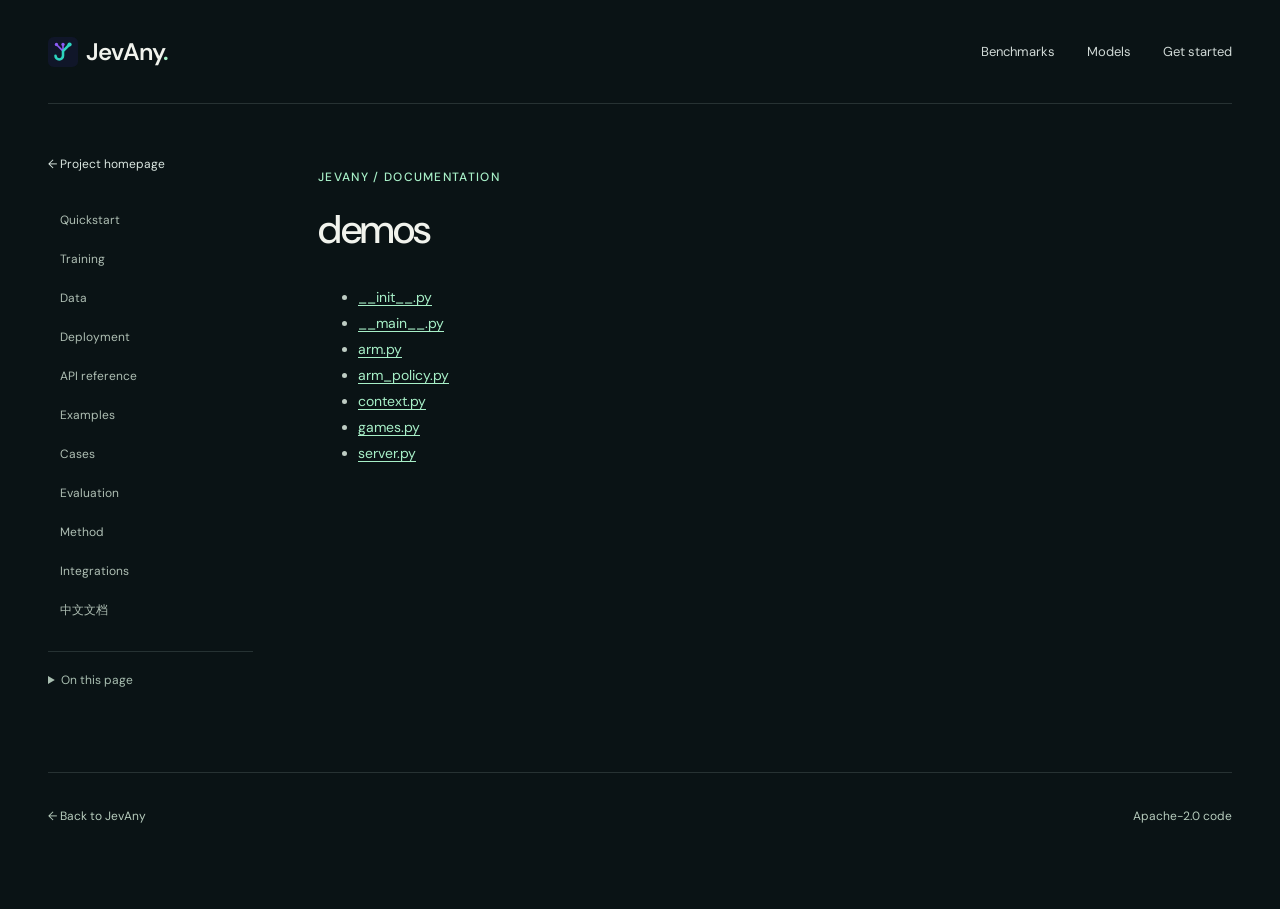
<file: site/files/jevany/demos/index.html>
<!doctype html>
<html lang="en"><head><meta charset="utf-8">
<meta name="viewport" content="width=device-width, initial-scale=1"><meta name="theme-color" content="#0a1114">
<title>demos — JevAny</title><link rel="stylesheet" href="../../../styles.css"><link rel="icon" href="../../../assets/favicon.svg" type="image/svg+xml"></head>
<body class="docs-page"><a class="skip-link" href="#content">Skip to content</a>
<header class="site-header wrap"><a class="brand" href="../../../index.html"><img src="../../../assets/favicon.svg" width="30" height="30" alt=""><span>JevAny<span class="brand-period">.</span></span></a>
<nav aria-label="Main navigation"><a href="../../../index.html#benchmarks">Benchmarks</a><a href="../../../index.html#models">Models</a><a href="../../../index.html#get-started">Get started</a></nav></header>
<div class="docs-layout wrap"><aside class="docs-sidebar"><a class="text-link" href="../../../index.html">← Project homepage</a><nav aria-label="Documentation"><a href="../../../docs/quickstart.html">Quickstart</a><a href="../../../docs/TRAINING.html">Training</a><a href="../../../docs/DATA.html">Data</a><a href="../../../docs/DEPLOYMENT.html">Deployment</a><a href="../../../docs/API.html">API reference</a><a href="../../../docs/examples.html">Examples</a><a href="../../../docs/CASES.html">Cases</a><a href="../../../docs/EVALUATION.html">Evaluation</a><a href="../../../docs/ALGORITHM.html">Method</a><a href="../../../docs/INTEGRATIONS.html">Integrations</a><a href="../../../docs/zh.html">中文文档</a></nav>
<details class="doc-toc"><summary>On this page</summary></details></aside>
<main id="content" class="doc-content"><p class="eyebrow">JEVANY / DOCUMENTATION</p><h1>demos</h1><ul><li><a href="__init__.py">__init__.py</a></li><li><a href="__main__.py">__main__.py</a></li><li><a href="arm.py">arm.py</a></li><li><a href="arm_policy.py">arm_policy.py</a></li><li><a href="context.py">context.py</a></li><li><a href="games.py">games.py</a></li><li><a href="server.py">server.py</a></li></ul></main></div>
<footer class="site-footer wrap"><a href="../../../index.html">← Back to JevAny</a><a href="../../../docs/license.html">Apache-2.0 code</a></footer></body></html>
</file>
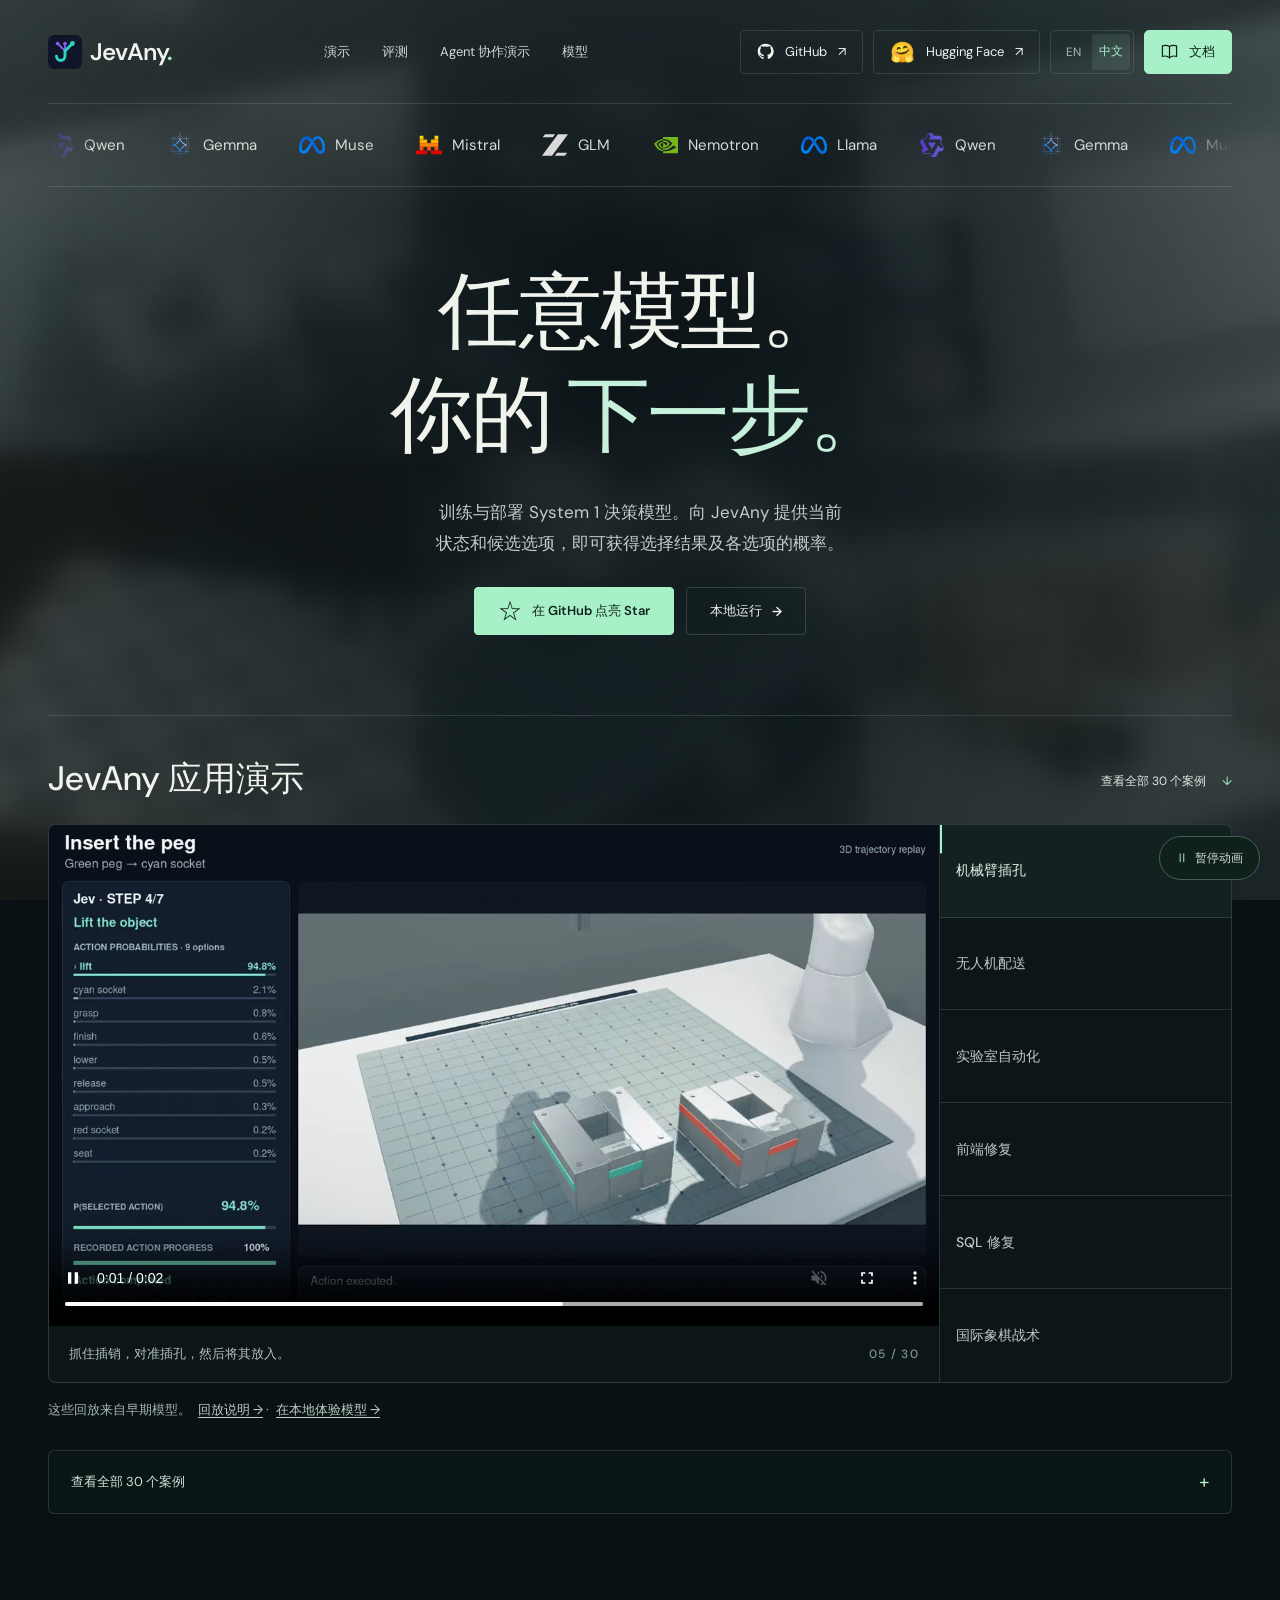
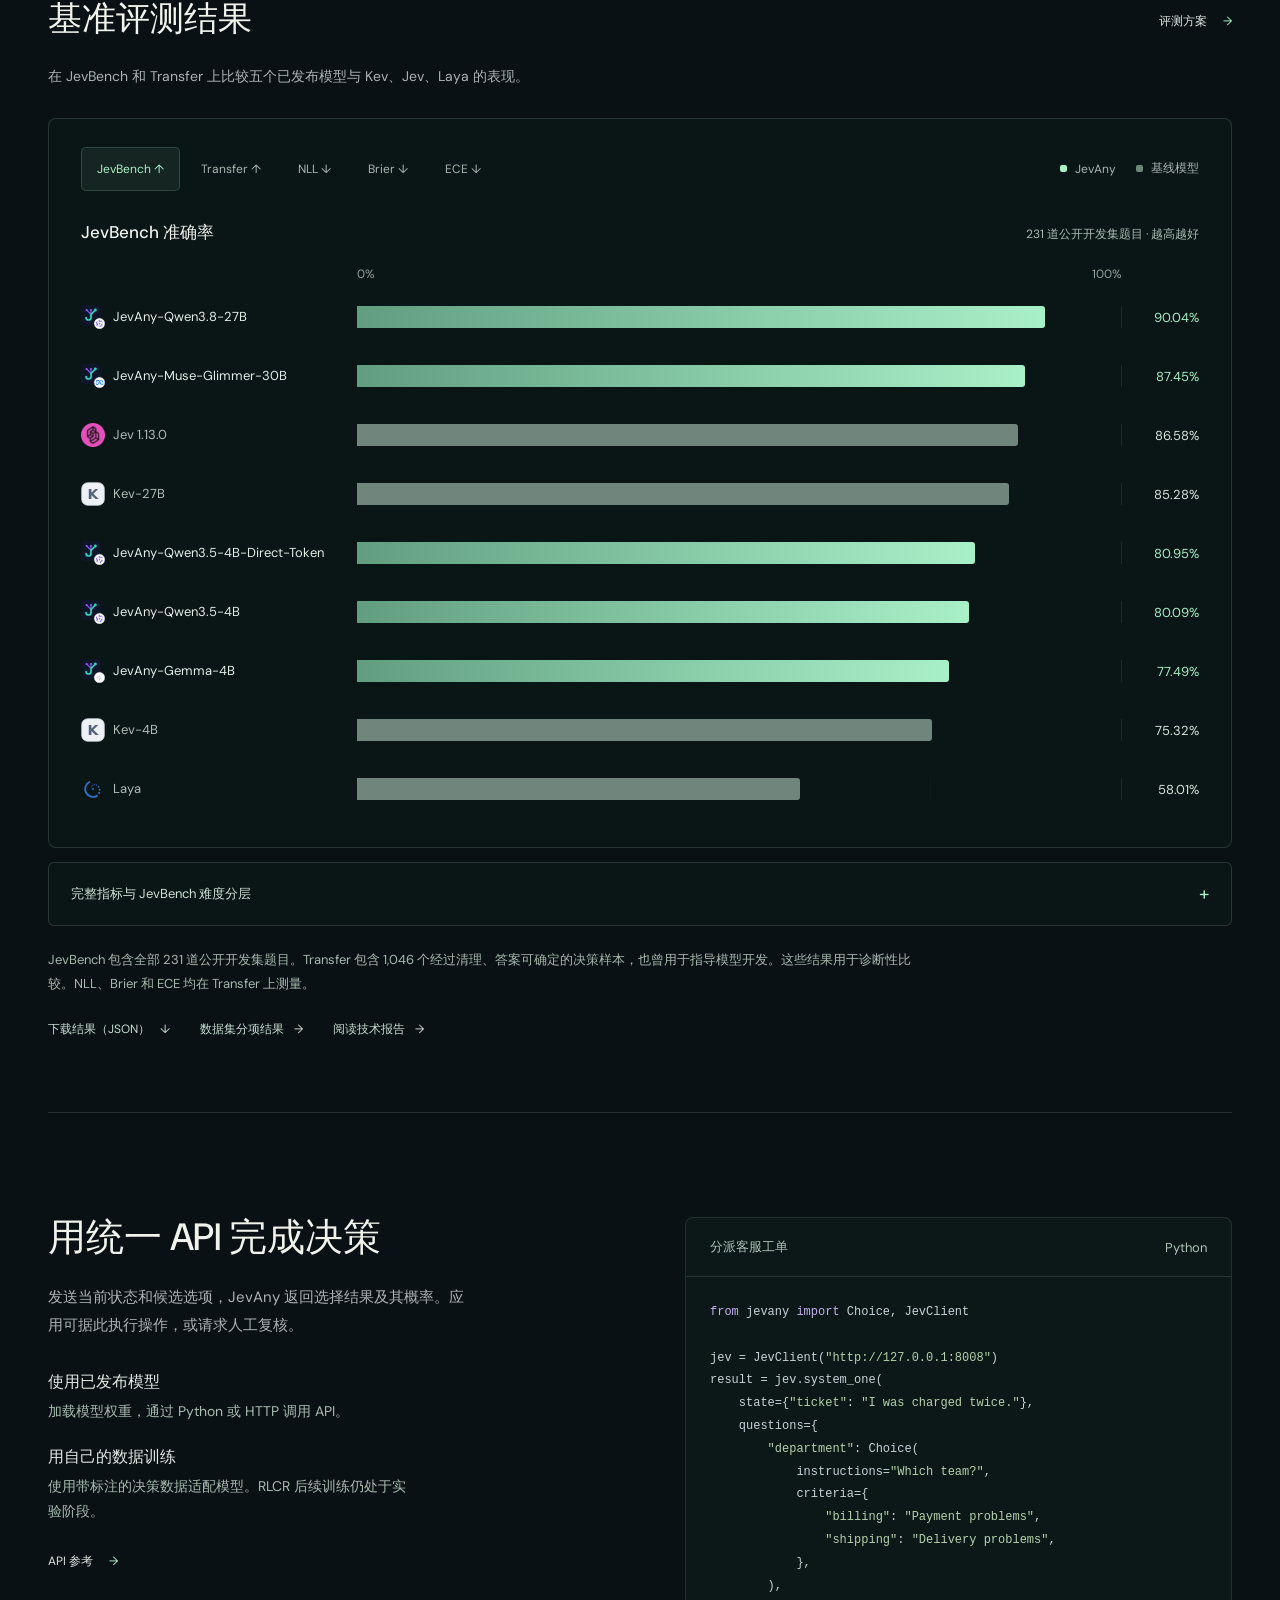
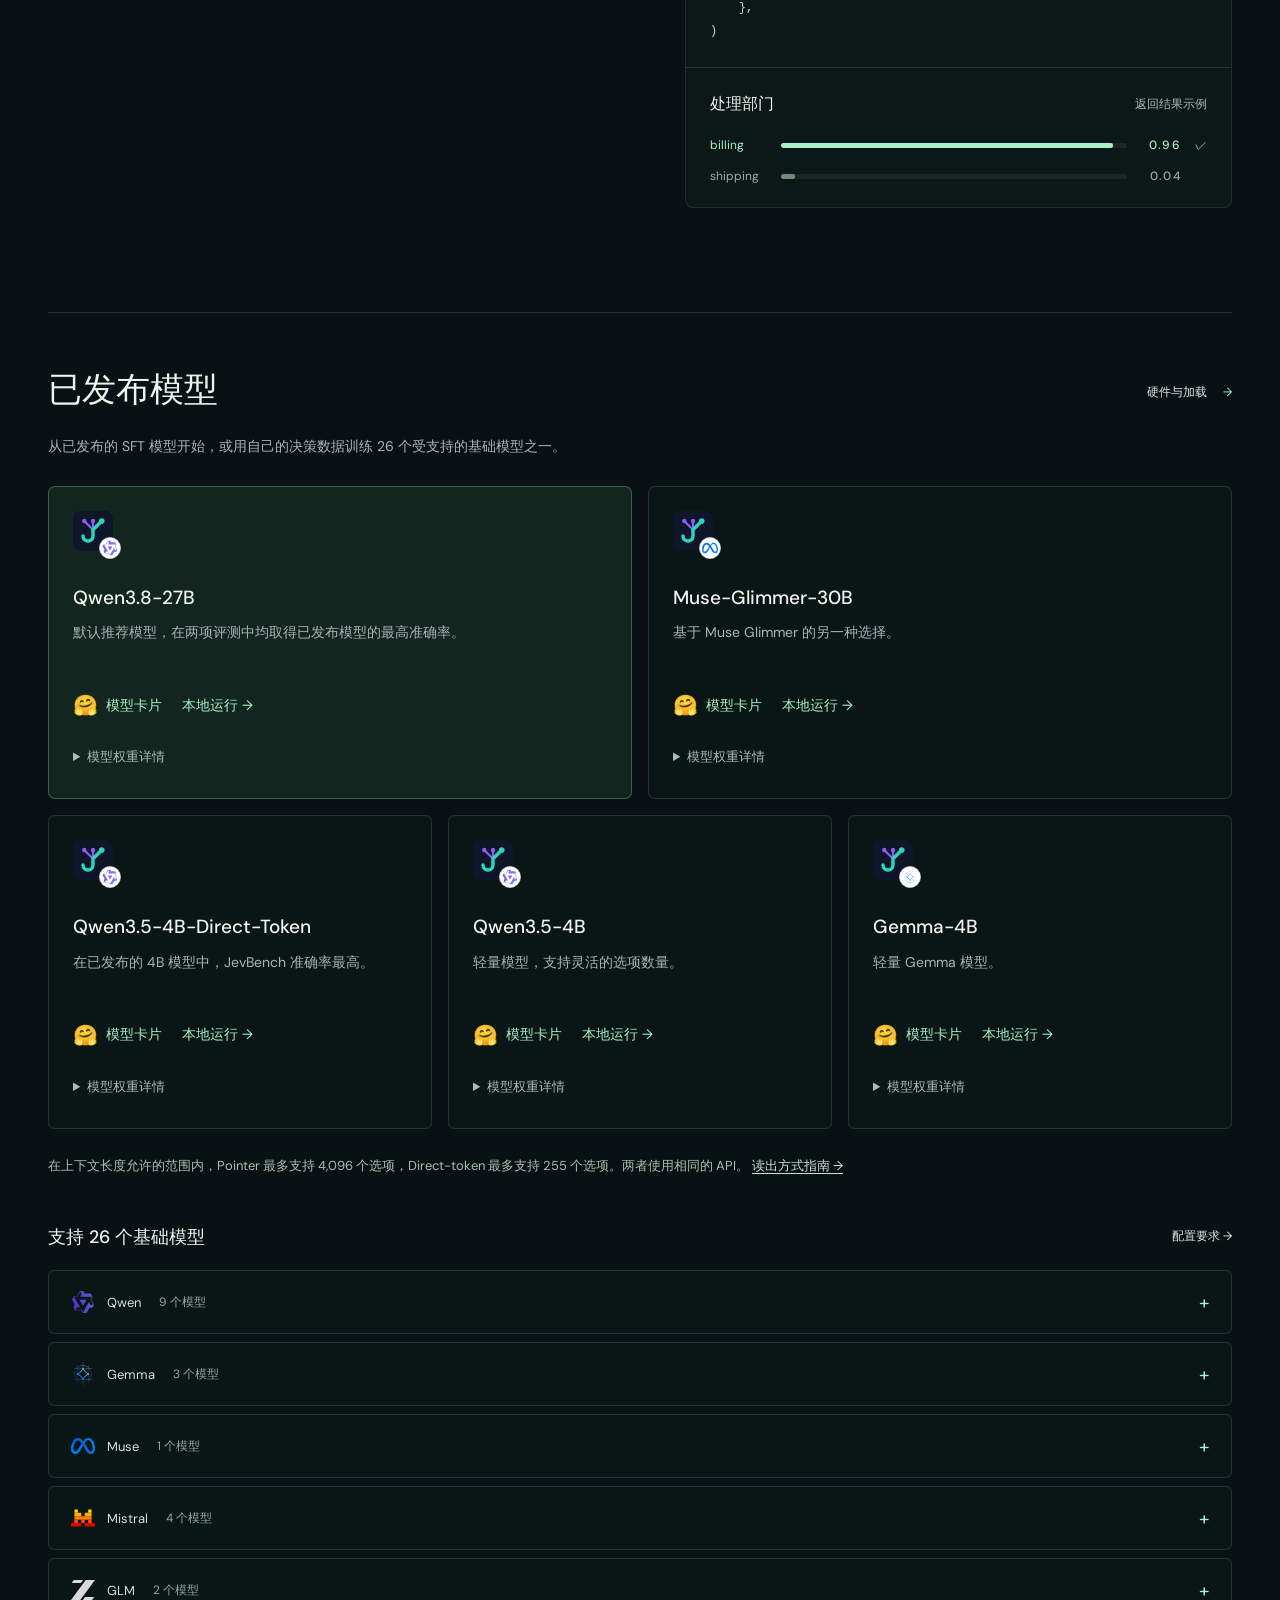
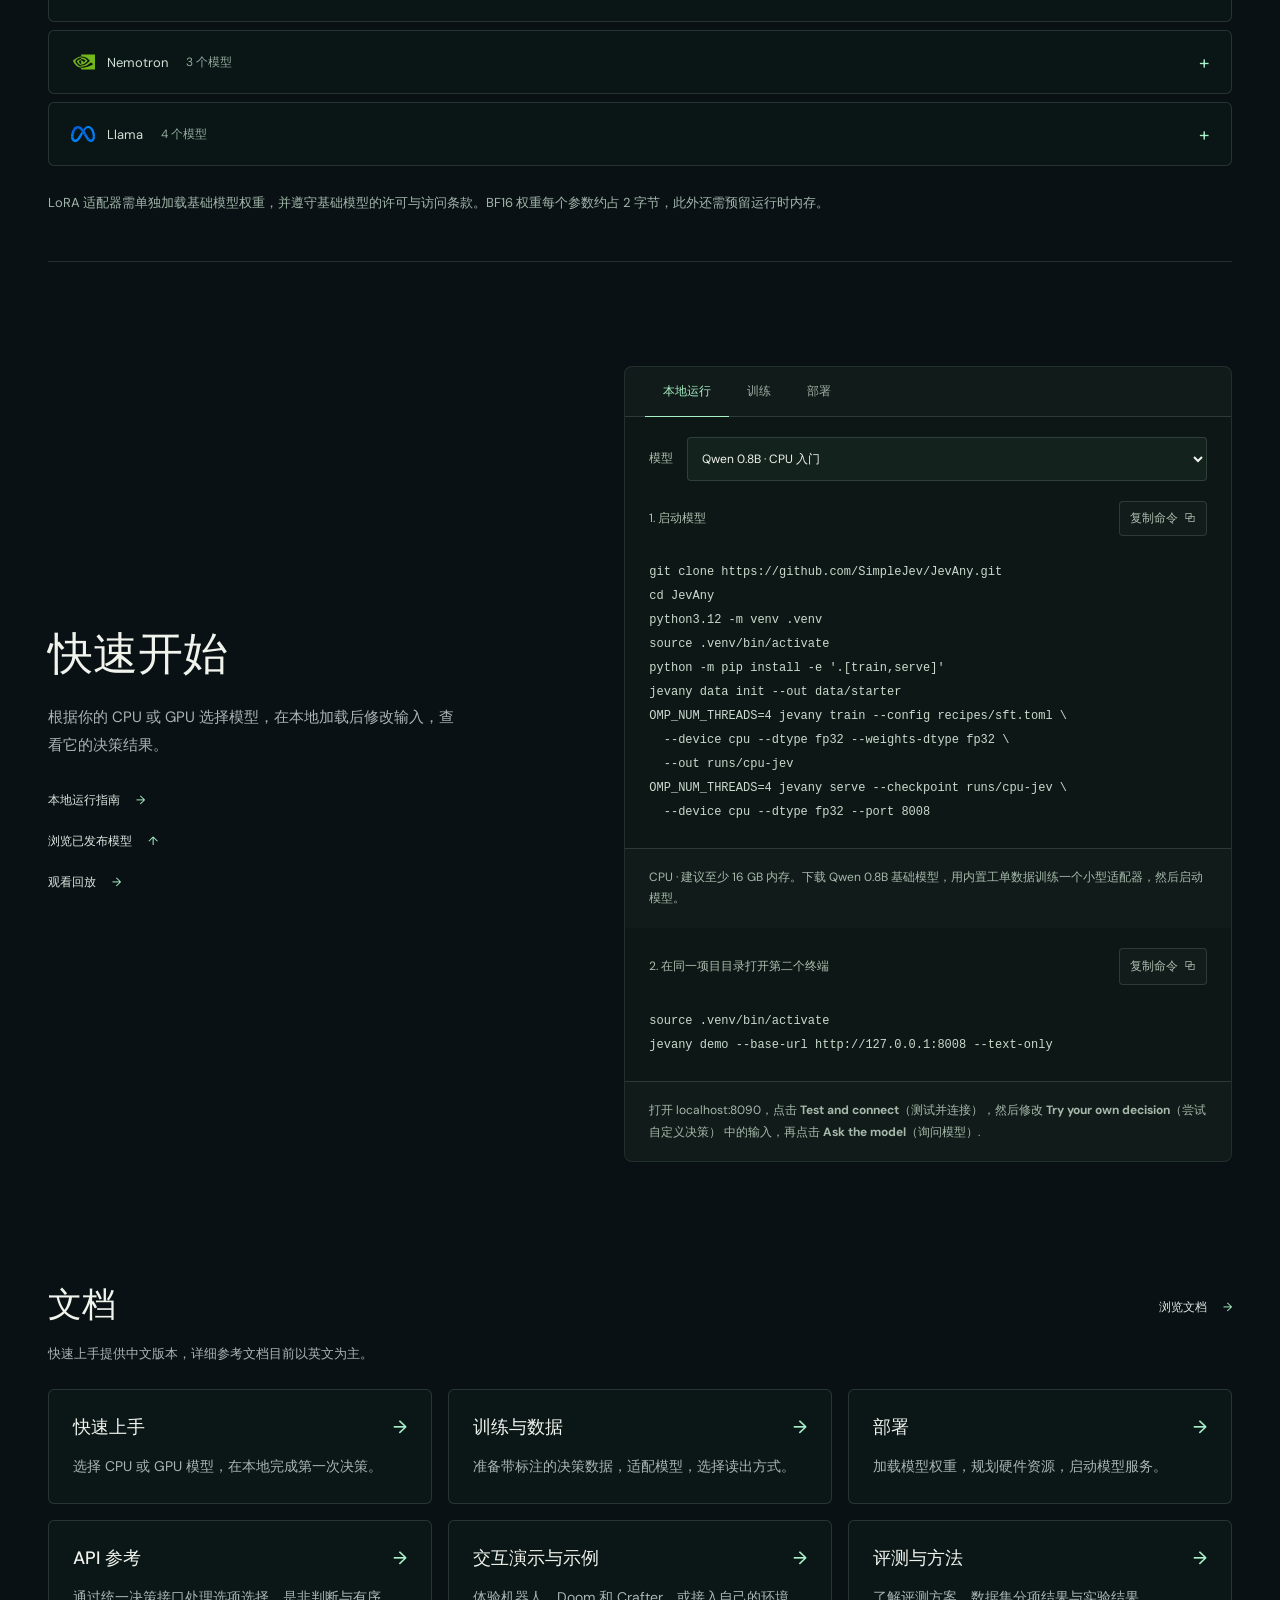
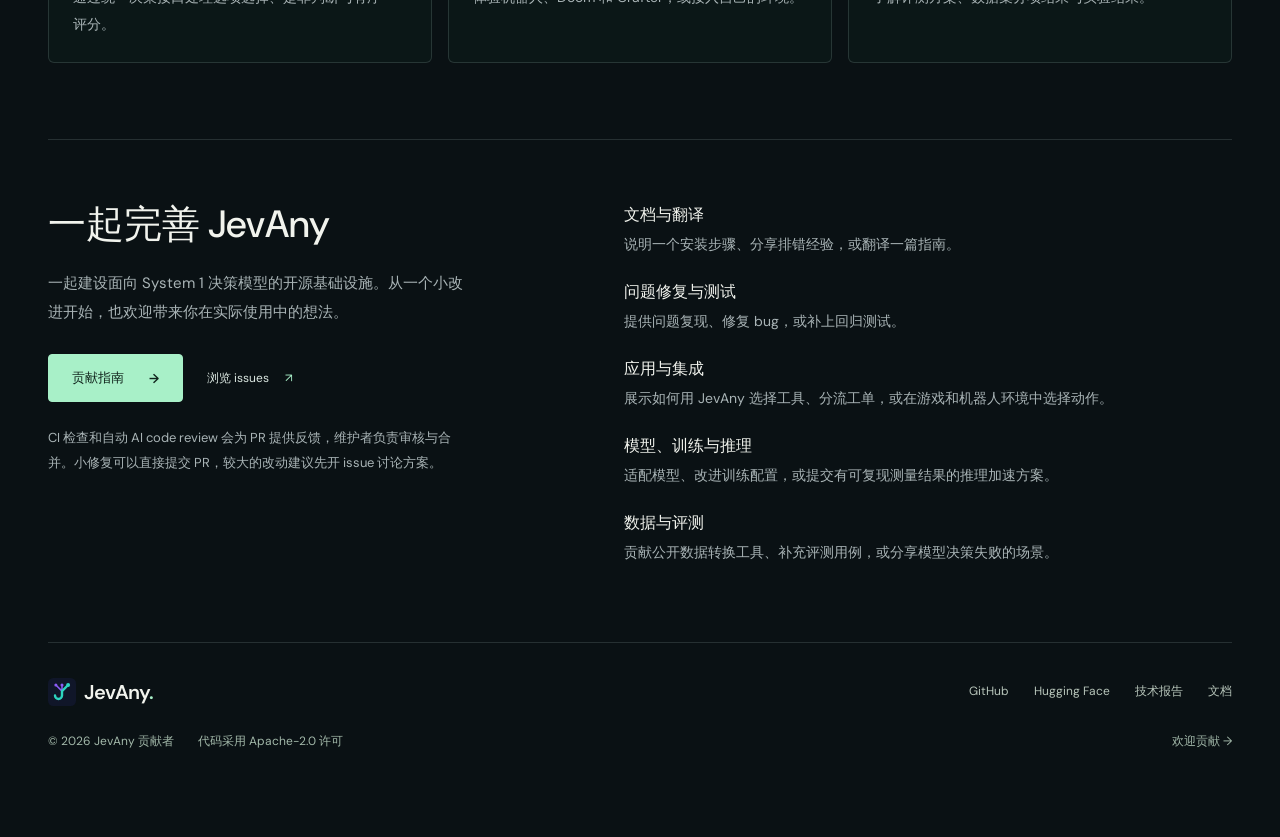
<file: site/zh.html>
<!doctype html>
<html lang="zh-CN">
<head>
  <meta charset="utf-8">
  <meta name="viewport" content="width=device-width, initial-scale=1">
  <meta name="theme-color" content="#0a1114">
  <meta name="description" content="使用 JevAny 训练与部署 System 1 决策模型。接入模型，定义选项，获取选择结果及其概率。开源工具，适用于机器人、软件等多种场景。">
  <meta property="og:type" content="website">
  <meta property="og:title" content="JevAny：训练与部署 System 1 决策模型">
  <meta property="og:description" content="面向 System 1 决策模型的开源基础设施。用自己的数据训练，通过统一 API 部署。">
  <meta property="og:url" content="https://simplejev.org/JevAny/zh.html">
  <meta property="og:image" content="https://simplejev.org/JevAny/assets/social.jpg">
  <meta name="twitter:card" content="summary_large_image">
  <link rel="canonical" href="https://simplejev.org/JevAny/zh.html">
  <link rel="alternate" hreflang="en" href="https://simplejev.org/JevAny/index.html">
  <link rel="alternate" hreflang="zh-CN" href="https://simplejev.org/JevAny/zh.html">
  <link rel="alternate" hreflang="x-default" href="https://simplejev.org/JevAny/">
  <link rel="icon" href="assets/favicon.svg" type="image/svg+xml">
  <link rel="preload" href="assets/fonts/dm-sans-latin.woff2" as="font" type="font/woff2" crossorigin>
  <link rel="stylesheet" href="styles.css">
  <script src="language.js"></script>
  <script src="assets/i18n/zh-CN.js" defer></script>
  <script src="app.js" defer></script>
  <title>JevAny：训练与部署 System 1 决策模型</title>
</head>
<body>
  <a class="skip-link" href="#main">跳到正文</a>
  <div class="ambient" aria-hidden="true">
    <picture class="ambient-poster">
      <source media="(max-aspect-ratio: 3/4)" srcset="assets/media/ambient/grid-mobile.webp">
      <img src="assets/media/ambient/grid.webp" width="720" height="480" alt="">
    </picture>
    <video class="ambient-video" muted loop playsinline preload="none" tabindex="-1"></video>
    <div class="ambient-shade"></div>
  </div>
  <button id="motion-toggle" class="motion-toggle" type="button" aria-pressed="false" hidden>
    <span class="motion-icon" aria-hidden="true">Ⅱ</span><span class="motion-label">暂停动画</span>
  </button>

  <header class="site-header wrap">
    <a class="brand" href="zh.html" aria-label="JevAny 主页">
      <img src="assets/favicon.svg" width="34" height="34" alt="">
      <span>JevAny<span class="brand-period">.</span></span>
    </a>
    <nav aria-label="主导航">
      <a href="#in-action">演示</a>
      <a href="#benchmarks">评测</a>
      <a href="docs/agent-harness.html" hreflang="en" title="英文文档">Agent 协作演示</a>
      <a href="#models">模型</a>
    </nav>
    <div class="header-links">
      <a class="header-link social-link github-link" href="https://github.com/SimpleJev/JevAny" aria-label="在 GitHub 查看 JevAny" title="在 GitHub 查看 JevAny">
        <svg viewbox="0 0 24 24" fill="currentColor" aria-hidden="true"><path d="M12 .9a11.1 11.1 0 0 0-3.5 21.6c.6.1.8-.2.8-.5v-2.1c-3.4.7-4.1-1.4-4.1-1.4-.5-1.3-1.3-1.6-1.3-1.6-1.1-.8.1-.7.1-.7 1.2.1 1.8 1.2 1.8 1.2 1.1 1.8 2.8 1.3 3.5 1 .1-.8.4-1.3.7-1.6-2.7-.3-5.6-1.4-5.6-6.1 0-1.3.5-2.4 1.2-3.3-.1-.3-.5-1.6.1-3.3 0 0 1-.3 3.4 1.3a11.8 11.8 0 0 1 6.2 0c2.4-1.6 3.4-1.3 3.4-1.3.6 1.7.2 3 .1 3.3.8.9 1.2 2 1.2 3.3 0 4.7-2.9 5.8-5.6 6.1.4.4.8 1.1.8 2.2V22c0 .3.2.6.8.5A11.1 11.1 0 0 0 12 .9Z"></path></svg>
        <span class="link-label">GitHub</span><span class="link-arrow" aria-hidden="true">↗</span>
      </a>
      <a class="header-link social-link" href="https://huggingface.co/collections/SimpleJev/jevany-adaptive-decision-systems-6abc8fd39266b1c17b11b4e6" aria-label="在 Hugging Face 查看 JevAny 模型" title="在 Hugging Face 查看 JevAny 模型">
        <span class="hf-mark" aria-hidden="true">🤗</span><span class="link-label">Hugging Face</span><span class="link-arrow" aria-hidden="true">↗</span>
      </a>
      <div class="language-switch" role="group" aria-label="语言">
        <a href="index.html" lang="en" hreflang="en" data-language="en" title="English" translate="no">EN</a>
        <a href="zh.html" lang="zh-CN" hreflang="zh-CN" data-language="zh-CN" title="中文" translate="no" aria-current="page">中文</a>
      </div>
      <a class="header-link docs-link" href="docs/zh.html">
        <svg viewbox="0 0 24 24" fill="none" stroke="currentColor" stroke-width="1.7" aria-hidden="true"><path d="M12 5v16m0-16C9 3 5 3 2 4v15c3-1 7-1 10 2 3-3 7-3 10-2V4c-3-1-7-1-10 1Z"></path></svg>
        文档
      </a>
    </div>
  </header>

  <main id="main">
    <div class="model-ribbon wrap" aria-label="支持的模型系列">
      <div class="model-marquee">
        <div class="model-track">
          <div class="model-group">
            <a href="#family-qwen"><img src="assets/model-logos/qwen-color.svg" alt="" width="26" height="26">Qwen</a>
            <a href="#family-gemma"><img src="assets/model-logos/gemma-color.svg" alt="" width="26" height="26">Gemma</a>
            <a href="#family-muse"><img src="assets/model-logos/meta-color.svg" alt="" width="26" height="26">Muse</a>
            <a href="#family-mistral"><img src="assets/model-logos/mistral-color.svg" alt="" width="26" height="26">Mistral</a>
            <a href="#family-glm"><img src="assets/model-logos/zai.svg" alt="" width="26" height="26">GLM</a>
            <a href="#family-nemotron"><img src="assets/model-logos/nvidia-color.svg" alt="" width="26" height="26">Nemotron</a>
            <a href="#family-llama"><img src="assets/model-logos/meta-color.svg" alt="" width="26" height="26">Llama</a>
          </div>
        </div>
      </div>
    </div>
    <section class="hero wrap" aria-labelledby="hero-title">
      <h1 id="hero-title">任意模型。<br>你的 <span class="hero-accent">下一步。</span></h1>
      <p class="hero-description">训练与部署 System 1 决策模型。向 JevAny 提供当前状态和候选选项，即可获得选择结果及各选项的概率。</p>
      <div class="hero-actions">
        <a class="button primary star-button" href="https://github.com/SimpleJev/JevAny" target="_blank" rel="noopener noreferrer"><span class="star-icon" aria-hidden="true">☆</span> 在 GitHub 点亮 Star</a>
        <a class="button secondary" href="#get-started">本地运行 <span aria-hidden="true">→</span></a>
      </div>
    </section>

    <section id="in-action" class="showcase wrap" aria-labelledby="showcase-title">
      <div class="section-heading">
        <div>
          <h2 id="showcase-title">JevAny 应用演示</h2>
        </div>
        <a class="text-link" href="#case-library">查看全部 30 个案例 <span aria-hidden="true">↓</span></a>
      </div>
      <div class="replay-shell">
        <div class="replay-main">
          <div class="player-picture">
            <video id="replay-video" controls muted playsinline preload="none" poster="assets/media/peg_insertion.webp" aria-label="JevAny 历史回放：机械臂插孔" aria-describedby="replay-description">
              你的浏览器不支持视频播放。 <a href="assets/media/peg_insertion.mp4">下载此回放。</a>
            </video>
          </div>
          <div class="player-caption" aria-live="polite">
            <span id="replay-description">抓住插销，对准插孔，然后将其放入。</span>
            <span id="replay-number" class="mono">01 / 06</span>
          </div>
        </div>
        <div class="replay-choices" role="group" aria-label="选择模型回放">
          <button class="replay-choice is-active" type="button" data-case="peg_insertion" aria-pressed="true">
            <strong>机械臂插孔</strong><span class="choice-arrow" aria-hidden="true">→</span>
          </button>
          <button class="replay-choice" type="button" data-case="drone" aria-pressed="false">
            <strong>无人机配送</strong><span class="choice-arrow" aria-hidden="true">→</span>
          </button>
          <button class="replay-choice" type="button" data-case="lab" aria-pressed="false">
            <strong>实验室自动化</strong><span class="choice-arrow" aria-hidden="true">→</span>
          </button>
          <button class="replay-choice" type="button" data-case="frontend" aria-pressed="false">
            <strong>前端修复</strong><span class="choice-arrow" aria-hidden="true">→</span>
          </button>
          <button class="replay-choice" type="button" data-case="sql" aria-pressed="false">
            <strong>SQL 修复</strong><span class="choice-arrow" aria-hidden="true">→</span>
          </button>
          <button class="replay-choice" type="button" data-case="chess" aria-pressed="false">
            <strong>国际象棋战术</strong><span class="choice-arrow" aria-hidden="true">→</span>
          </button>
        </div>
      </div>
      <p class="replay-note">这些回放来自早期模型。
        <a href="docs/CASES.html#recording-notes" hreflang="en" title="英文文档">回放说明 <span aria-hidden="true">→</span></a>
        · <a href="#get-started">在本地体验模型 <span aria-hidden="true">→</span></a>
      </p>
      <noscript><p class="noscript-note">展开下方案例库，即可观看或下载全部 30 个回放。</p></noscript>
      <!-- generated:cases:start -->
<details class="disclosure case-library" id="case-library"><summary>查看全部 30 个案例 <span aria-hidden="true">+</span></summary><div class="case-grid"><a class="case-card" id="case-assembly" href="assets/media/assembly.mp4" data-case="assembly"><img src="assets/media/assembly.webp" loading="lazy" width="480" height="270" alt=""><span class="case-card-title">机器人装配 <span aria-hidden="true">▷</span></span><span class="case-card-description">调试巡检机器人，配置 24 V 总线、5 V 相机供电和巡检固件，并完成接线测量与相机校准。操作顺序需满足机械可达性、电源隔离和测试有效性的要求。</span></a><a class="case-card" id="case-lab" href="assets/media/lab.mp4" data-case="lab"><img src="assets/media/lab.webp" loading="lazy" width="480" height="270" alt=""><span class="case-card-title">实验室自动化 <span aria-hidden="true">▷</span></span><span class="case-card-description">校准移液器，将 40 µL 蓝色液体和 20 µL 红色液体转移到 B3，混合时避免污染原液。转移后再校准无法修正剂量错误；混合过快会导致液体溢出。</span></a><a class="case-card" id="case-quality" href="assets/media/quality.mp4" data-case="quality"><img src="assets/media/quality.webp" loading="lazy" width="480" height="270" alt=""><span class="case-card-title">电路板质检 <span aria-hidden="true">▷</span></span><span class="case-card-description">分拣电路板前，区分表面瑕疵与电路断路。结合光学检查和电阻测量正确放行，避免误弃完好的电路板。</span></a><a class="case-card" id="case-drawer_opening" href="assets/media/drawer_opening.mp4" data-case="drawer_opening"><img src="assets/media/drawer_opening.webp" loading="lazy" width="480" height="270" alt=""><span class="case-card-title">抽屉操作 <span aria-hidden="true">▷</span></span><span class="case-card-description">伸手抓住把手，将抽屉拉开 14.86 cm 后松开。近景展示抽屉的滑动机构。</span></a><a class="case-card" id="case-peg_insertion" href="assets/media/peg_insertion.mp4" data-case="peg_insertion"><img src="assets/media/peg_insertion.webp" loading="lazy" width="480" height="270" alt=""><span class="case-card-title">插销入孔 <span aria-hidden="true">▷</span></span><span class="case-card-description">抓住绿色插销，将其移到青色插孔上方，降低并松开，使其落入孔内。</span></a><a class="case-card" id="case-conveyor_sorting" href="assets/media/conveyor_sorting.mp4" data-case="conveyor_sorting"><img src="assets/media/conveyor_sorting.webp" loading="lazy" width="480" height="270" alt=""><span class="case-card-title">传送带分拣 <span aria-hidden="true">▷</span></span><span class="case-card-description">推进并停止传送带，抓取绿色包裹，将其放入对应的箱子。</span></a><a class="case-card" id="case-obstacle_push" href="assets/media/obstacle_push.mp4" data-case="obstacle_push"><img src="assets/media/obstacle_push.webp" loading="lazy" width="480" height="270" alt=""><span class="case-card-title">接触式操作 <span aria-hidden="true">▷</span></span><span class="case-card-description">从七种持续运动控制中选择绕过障碍的接触路径。即使零件最终到达目标，触碰障碍仍会计入违规。</span></a><a class="case-card" id="case-control_panel" href="assets/media/control_panel.mp4" data-case="control_panel"><img src="assets/media/control_panel.webp" loading="lazy" width="480" height="270" alt=""><span class="case-card-title">实体控制面板 <span aria-hidden="true">▷</span></span><span class="case-card-description">通过短按和长按实体按钮隔离电源、泄压、夹紧，并在 20–30 kPa 下调试夹具。带载夹紧和超压会引发故障。按钮行程由 Bullet 物理引擎模拟，压力与联锁使用显式状态模型。</span></a><a class="case-card" id="case-block_stacking" href="assets/media/block_stacking.mp4" data-case="block_stacking"><img src="assets/media/block_stacking.webp" loading="lazy" width="480" height="270" alt=""><span class="case-card-title">积木堆叠 <span aria-hidden="true">▷</span></span><span class="case-card-description">抓住并抬起绿色积木，将其放在蓝色底座上后松开。侧视图显示接触高度。</span></a><a class="case-card" id="case-drone" href="assets/media/drone.mp4" data-case="drone"><img src="assets/media/drone.webp" loading="lazy" width="480" height="270" alt=""><span class="case-card-title">无人机配送 <span aria-hidden="true">▷</span></span><span class="case-card-description">规划航线能耗、停机坪占用、等待和降落，完成配送时至少保留 12 单位能量。等待会消耗能量，降落前释放货物会导致货物丢失。</span></a><a class="case-card" id="case-warehouse" href="assets/media/warehouse.mp4" data-case="warehouse"><img src="assets/media/warehouse.webp" loading="lazy" width="480" height="270" alt=""><span class="case-card-title">仓库订单履约 <span aria-hidden="true">▷</span></span><span class="case-card-description">导航到货架，装载匹配的 SKU，扫描条形码，固定易碎包裹并使用缓冲包装发货。错货和运输损伤会保留在签收结果中。</span></a><a class="case-card" id="case-lane_change" href="assets/media/lane_change.mp4" data-case="lane_change"><img src="assets/media/lane_change.webp" loading="lazy" width="480" height="270" alt=""><span class="case-card-title">绕行施工路段 <span aria-hidden="true">▷</span></span><span class="case-card-description">根据测得的几何信息，从八种持续控制中选择操作，绕过施工区、返回并停车，全程避免接触障碍。</span></a><a class="case-card" id="case-warehouse_rover" href="assets/media/warehouse_rover.mp4" data-case="warehouse_rover"><img src="assets/media/warehouse_rover.webp" loading="lazy" width="480" height="270" alt=""><span class="case-card-title">仓库导航 <span aria-hidden="true">▷</span></span><span class="case-card-description">根据当前位置、朝向和货架几何信息，从八个路径点中选择。Husky 机器人需无碰撞地到达停靠点，候选点名称不会透露安全路径。</span></a><a class="case-card" id="case-crosswalk" href="assets/media/crosswalk.mp4" data-case="crosswalk"><img src="assets/media/crosswalk.webp" loading="lazy" width="480" height="270" alt=""><span class="case-card-title">礼让行人 <span aria-hidden="true">▷</span></span><span class="case-card-description">行人随模拟时间独立移动。选择等待位置与时长；在人行横道被占用时驶入，即使行人随后离开，仍算违规。</span></a><a class="case-card" id="case-fleet" href="assets/media/fleet.mp4" data-case="fleet"><img src="assets/media/fleet.webp" loading="lazy" width="480" height="270" alt=""><span class="case-card-title">车队调度 <span aria-hidden="true">▷</span></span><span class="case-card-description">统筹载重、冷链温度、续航预算和桥梁净空。重复派车会消耗资源，仅选对车辆还不足以完成两次配送。</span></a><a class="case-card" id="case-driving" href="assets/media/driving.mp4" data-case="driving"><img src="assets/media/driving.webp" loading="lazy" width="480" height="270" alt=""><span class="case-card-title">城市道路驾驶 <span aria-hidden="true">▷</span></span><span class="case-card-description">分别观察人行横道是否畅通与后方车道间隙。根据最新间隙测量安全并线，到达北侧出口并停车。</span></a><a class="case-card" id="case-reverse_parking" href="assets/media/reverse_parking.mp4" data-case="reverse_parking"><img src="assets/media/reverse_parking.webp" loading="lazy" width="480" height="270" alt=""><span class="case-card-title">倒车入库 <span aria-hidden="true">▷</span></span><span class="case-card-description">根据测得的车位和车辆边界，小步前进或倒车。整辆车都需停入两侧车辆之间，不能只有参考点位于车位内。</span></a><a class="case-card" id="case-satellite" href="assets/media/satellite.mp4" data-case="satellite"><img src="assets/media/satellite.webp" loading="lazy" width="480" height="270" alt=""><span class="case-card-title">地理空间变化分析 <span aria-hidden="true">▷</span></span><span class="case-card-description">配准存在偏移的影像，遮罩云层，测量植被变化后分类。以 GeoJSON 文件导出正确的区域与坐标参考信息。</span></a><a class="case-card" id="case-security" href="assets/media/security.mp4" data-case="security"><img src="assets/media/security.webp" loading="lazy" width="480" height="270" alt=""><span class="case-card-title">精准威胁处置 <span aria-hidden="true">▷</span></span><span class="case-card-description">存在滥用行为的源 IP 同时承载五个合法会话。部署前比较会话策略并回放流量，保留浏览器和非浏览器合法客户端的访问。</span></a><a class="case-card" id="case-service" href="assets/media/service.mp4" data-case="service"><img src="assets/media/service.webp" loading="lazy" width="480" height="270" alt=""><span class="case-card-title">服务恢复 <span aria-hidden="true">▷</span></span><span class="case-card-description">现有副本中，一个无法承受全部负载，另一个数据过期。准备副本，测试灰度流量，逐步切流，验证全量负载，并排空故障主节点，同时保持在发布错误预算内。</span></a><a class="case-card" id="case-chess" href="assets/media/chess.mp4" data-case="chess"><img src="assets/media/chess.webp" loading="lazy" width="480" height="270" alt=""><span class="case-card-title">国际象棋战术 <span aria-hidden="true">▷</span></span><span class="case-card-description">在九枚棋子的局面中找到两步必胜的将杀。所有合法走法均可选，且无将杀提示；防守搜索会尽可能选择能避免被将杀的合法应对。</span></a><a class="case-card" id="case-procurement" href="assets/media/procurement.mp4" data-case="procurement"><img src="assets/media/procurement.webp" loading="lazy" width="480" height="270" alt=""><span class="case-card-title">采购比选 <span aria-hidden="true">▷</span></span><span class="case-card-description">在总预算 650 和三天交付期限内，比较硬件、商用许可、库存与运费。更换产品后，之前报价所依据的条件将失效。</span></a><a class="case-card" id="case-calendar" href="assets/media/calendar.mp4" data-case="calendar"><img src="assets/media/calendar.webp" loading="lazy" width="480" height="270" alt=""><span class="case-card-title">日程协调 <span aria-hidden="true">▷</span></span><span class="case-card-description">换算参会者时区，预留 15 分钟缓冲。统筹会议室占用、容量和便携显示设备，每次修改草案后重新查询可用性。</span></a><a class="case-card" id="case-research" href="assets/media/research.mp4" data-case="research"><img src="assets/media/research.webp" loading="lazy" width="480" height="270" alt=""><span class="case-card-title">网页调研 <span aria-hidden="true">▷</span></span><span class="case-card-description">厘清相互冲突的文档版本，同时引用当前参考文档和发布说明，保存依据前运行本地命令参数检查器。</span></a><a class="case-card" id="case-inbox" href="assets/media/inbox.mp4" data-case="inbox"><img src="assets/media/inbox.webp" loading="lazy" width="480" height="270" alt=""><span class="case-card-title">邮件分流 <span aria-hidden="true">▷</span></span><span class="case-card-description">归档前阅读最新回复并核实发件人。标题紧急的问题可能已经解决，收据邮件也可能涉及付款失败和截止期限。</span></a><a class="case-card" id="case-spreadsheet" href="assets/media/spreadsheet.mp4" data-case="spreadsheet"><img src="assets/media/spreadsheet.webp" loading="lazy" width="480" height="270" alt=""><span class="case-card-title">电子表格清理 <span aria-hidden="true">▷</span></span><span class="case-card-description">保留订单的最新修订，按每行所属地区的格式解析数据，并结合发货台账补齐缺失数量。验证收入后导出清理完成的 CSV 文件。</span></a><a class="case-card" id="case-frontend" href="assets/media/frontend.mp4" data-case="frontend"><img src="assets/media/frontend.webp" loading="lazy" width="480" height="270" alt=""><span class="case-card-title">前端修复 <span aria-hidden="true">▷</span></span><span class="case-card-description">分别修复卡片宽度、子元素收缩和触控目标尺寸。Chromium 在 320、390 和 680 px 宽度下检查可见性、溢出和 44 px 触控目标；旧测量结果不能作为发布依据。</span></a><a class="case-card" id="case-sql" href="assets/media/sql.mp4" data-case="sql"><img src="assets/media/sql.webp" loading="lazy" width="480" height="270" alt=""><span class="case-card-title">SQL 修复 <span aria-hidden="true">▷</span></span><span class="case-card-description">在包含同额订单、NULL、草稿和一对多明细的真实 SQLite 数据上修复聚合。EXISTS 和预聚合均可行；SUM(DISTINCT) 会遗漏金额相同的有效订单。</span></a><a class="case-card" id="case-ci" href="assets/media/ci.mp4" data-case="ci"><img src="assets/media/ci.webp" loading="lazy" width="480" height="270" alt=""><span class="case-card-title">构建与发布修复 <span aria-hidden="true">▷</span></span><span class="case-card-description">打包入口、配置和选定语言资源，然后执行产物冒烟测试。测试后若修改配置，需重新构建并测试，才能进入预发布阶段。</span></a><a class="case-card" id="case-performance" href="assets/media/performance.mp4" data-case="performance"><img src="assets/media/performance.webp" loading="lazy" width="480" height="270" alt=""><span class="case-card-title">数据库性能优化 <span aria-hidden="true">▷</span></span><span class="case-card-description">在最多六次查询、每次最多提取 24 行的限制内，保留最新且完整的 SQLite 结果。一次性读取大批数据会超出内存限制，过期缓存和截断结果无法通过正确性检查。支持分块读取与流式处理。</span></a></div></details>
      <!-- generated:cases:end -->
    </section>

    <section id="benchmarks" class="benchmark-section wrap" aria-labelledby="benchmark-title">
      <div class="section-heading">
        <div><h2 id="benchmark-title">基准评测结果</h2></div>
        <a class="text-link" href="docs/EVALUATION.html#model-family-v2" hreflang="en" title="英文文档">评测方案 <span aria-hidden="true">→</span></a>
      </div>
      <p class="benchmark-intro">在 JevBench 和 Transfer 上比较五个已发布模型与 Kev、Jev、Laya 的表现。</p>
      <!-- generated:benchmarks:start -->
<div class="benchmark-panel">
        <div class="benchmark-toolbar"><div class="metric-buttons" role="group" aria-label="评测指标" hidden><button type="button" data-metric="jevbench_public_accuracy" aria-pressed="true">JevBench ↑</button><button type="button" data-metric="transfer_v9_accuracy" aria-pressed="false">Transfer ↑</button><button type="button" data-metric="transfer_v9_nll" aria-pressed="false">NLL ↓</button><button type="button" data-metric="transfer_v9_brier" aria-pressed="false">Brier ↓</button><button type="button" data-metric="transfer_v9_ece" aria-pressed="false">ECE ↓</button></div>
          <span class="chart-legend"><i></i> JevAny <i></i> 基线模型</span></div>
        <div class="chart-heading"><h3 id="chart-title">JevBench 准确率</h3><p id="chart-description">231 道公开开发集题目 · 越高越好</p></div>
        <div class="chart-axis" aria-hidden="true"><span>0%</span><span id="chart-axis-end">100%</span></div>
        <ol class="benchmark-chart" aria-labelledby="chart-title" aria-describedby="chart-description"><li class="benchmark-row ours" data-jevbench-public-accuracy="0.9004329004329005" data-transfer-v9-accuracy="0.8604206500956023" data-transfer-v9-nll="0.38782967075925884" data-transfer-v9-brier="0.19524463105141282" data-transfer-v9-ece="0.026304156956950514"><span class="benchmark-model" translate="no"><img src="assets/model-logos/jevany-qwen.svg" width="24" height="24" alt=""><span>JevAny-Qwen3.8-27B</span></span><span class="benchmark-track" aria-hidden="true"><i style="width:90.04%"></i></span><span class="benchmark-value">90.04%</span></li><li class="benchmark-row ours" data-jevbench-public-accuracy="0.8744588744588745" data-transfer-v9-accuracy="0.8346080305927343" data-transfer-v9-nll="0.46413265214637384" data-transfer-v9-brier="0.22851810579582135" data-transfer-v9-ece="0.03179001642085391"><span class="benchmark-model" translate="no"><img src="assets/model-logos/jevany-muse.svg" width="24" height="24" alt=""><span>JevAny-Muse-Glimmer-30B</span></span><span class="benchmark-track" aria-hidden="true"><i style="width:87.45%"></i></span><span class="benchmark-value">87.45%</span></li><li class="benchmark-row baseline" data-jevbench-public-accuracy="0.8658008658008658" data-transfer-v9-accuracy="0.8537284894837476" data-transfer-v9-nll="0.643853776029141" data-transfer-v9-brier="0.21211354829169302" data-transfer-v9-ece="0.03348542789269361"><span class="benchmark-model" translate="no"><img src="assets/model-logos/typesafe.png" width="24" height="24" alt=""><span>Jev 1.13.0</span></span><span class="benchmark-track" aria-hidden="true"><i style="width:86.58%"></i></span><span class="benchmark-value">86.58%</span></li><li class="benchmark-row baseline" data-jevbench-public-accuracy="0.8528138528138528" data-transfer-v9-accuracy="0.8231357552581262" data-transfer-v9-nll="0.5331871655212505" data-transfer-v9-brier="0.2646017171032617" data-transfer-v9-ece="0.05024319561491112"><span class="benchmark-model" translate="no"><img src="assets/model-logos/kev.svg" width="24" height="24" alt=""><span>Kev-27B</span></span><span class="benchmark-track" aria-hidden="true"><i style="width:85.28%"></i></span><span class="benchmark-value">85.28%</span></li><li class="benchmark-row ours" data-jevbench-public-accuracy="0.8095238095238095" data-transfer-v9-accuracy="0.7820267686424475" data-transfer-v9-nll="0.5641673018758349" data-transfer-v9-brier="0.29084246078427645" data-transfer-v9-ece="0.02915343336941378"><span class="benchmark-model" translate="no"><img src="assets/model-logos/jevany-qwen.svg" width="24" height="24" alt=""><span>JevAny-Qwen3.5-4B-Direct-Token</span></span><span class="benchmark-track" aria-hidden="true"><i style="width:80.95%"></i></span><span class="benchmark-value">80.95%</span></li><li class="benchmark-row ours" data-jevbench-public-accuracy="0.8008658008658008" data-transfer-v9-accuracy="0.7868068833652008" data-transfer-v9-nll="0.5868780845820413" data-transfer-v9-brier="0.2965183466659115" data-transfer-v9-ece="0.03479245011625781"><span class="benchmark-model" translate="no"><img src="assets/model-logos/jevany-qwen.svg" width="24" height="24" alt=""><span>JevAny-Qwen3.5-4B</span></span><span class="benchmark-track" aria-hidden="true"><i style="width:80.09%"></i></span><span class="benchmark-value">80.09%</span></li><li class="benchmark-row ours" data-jevbench-public-accuracy="0.7748917748917749" data-transfer-v9-accuracy="0.7084130019120459" data-transfer-v9-nll="0.7064284258952175" data-transfer-v9-brier="0.36852287218822294" data-transfer-v9-ece="0.056389513378074366"><span class="benchmark-model" translate="no"><img src="assets/model-logos/jevany-gemma.svg" width="24" height="24" alt=""><span>JevAny-Gemma-4B</span></span><span class="benchmark-track" aria-hidden="true"><i style="width:77.49%"></i></span><span class="benchmark-value">77.49%</span></li><li class="benchmark-row baseline" data-jevbench-public-accuracy="0.7532467532467533" data-transfer-v9-accuracy="0.7418738049713193" data-transfer-v9-nll="0.8580147290006348" data-transfer-v9-brier="0.38005011920774834" data-transfer-v9-ece="0.12542821527771447"><span class="benchmark-model" translate="no"><img src="assets/model-logos/kev.svg" width="24" height="24" alt=""><span>Kev-4B</span></span><span class="benchmark-track" aria-hidden="true"><i style="width:75.32%"></i></span><span class="benchmark-value">75.32%</span></li><li class="benchmark-row baseline" data-jevbench-public-accuracy="0.5800865800865801" data-transfer-v9-accuracy="0.5229445506692161" data-transfer-v9-nll="1.2636412807288386" data-transfer-v9-brier="0.6145620496187834" data-transfer-v9-ece="0.12735834098363863"><span class="benchmark-model" translate="no"><img src="assets/model-logos/laya.svg" width="24" height="24" alt=""><span>Laya</span></span><span class="benchmark-track" aria-hidden="true"><i style="width:58.01%"></i></span><span class="benchmark-value">58.01%</span></li></ol>
        <p id="metric-status" class="sr-only" role="status"></p>
      </div>
      <details class="disclosure benchmark-table"><summary>完整指标与 JevBench 难度分层 <span aria-hidden="true">+</span></summary>
        <div class="table-scroll" tabindex="0" role="region" aria-label="全部评测结果">
          <table><caption>已发布模型与基线模型。↑ 越高越好；↓ 越低越好。简单、原始和困难为 JevBench 的难度分层。</caption>
          <thead><tr><th scope="col">模型</th><th scope="col">JevBench ↑</th><th scope="col">Transfer ↑</th><th scope="col">NLL ↓</th><th scope="col">Brier ↓</th><th scope="col">ECE ↓</th>
          <th scope="col">简单 ↑</th><th scope="col">原始 ↑</th><th scope="col">困难 ↑</th></tr></thead>
          <tbody><tr><th scope="row"><span class="benchmark-model" translate="no"><img src="assets/model-logos/jevany-qwen.svg" width="24" height="24" alt=""><span>JevAny-Qwen3.8-27B</span></span></th><td>90.04%</td><td>86.04%</td><td>0.388</td><td>0.195</td><td>0.026</td><td>100.00%</td><td>97.22%</td><td>81.08%</td></tr><tr><th scope="row"><span class="benchmark-model" translate="no"><img src="assets/model-logos/jevany-muse.svg" width="24" height="24" alt=""><span>JevAny-Muse-Glimmer-30B</span></span></th><td>87.45%</td><td>83.46%</td><td>0.464</td><td>0.229</td><td>0.032</td><td>100.00%</td><td>97.22%</td><td>75.68%</td></tr><tr><th scope="row"><span class="benchmark-model" translate="no"><img src="assets/model-logos/typesafe.png" width="24" height="24" alt=""><span>Jev 1.13.0</span></span></th><td>86.58%</td><td>85.37%</td><td>0.644</td><td>0.212</td><td>0.033</td><td>100.00%</td><td>98.61%</td><td>72.97%</td></tr><tr><th scope="row"><span class="benchmark-model" translate="no"><img src="assets/model-logos/kev.svg" width="24" height="24" alt=""><span>Kev-27B</span></span></th><td>85.28%</td><td>82.31%</td><td>0.533</td><td>0.265</td><td>0.050</td><td>100.00%</td><td>100.00%</td><td>69.37%</td></tr><tr><th scope="row"><span class="benchmark-model" translate="no"><img src="assets/model-logos/jevany-qwen.svg" width="24" height="24" alt=""><span>JevAny-Qwen3.5-4B-Direct-Token</span></span></th><td>80.95%</td><td>78.20%</td><td>0.564</td><td>0.291</td><td>0.029</td><td>100.00%</td><td>98.61%</td><td>61.26%</td></tr><tr><th scope="row"><span class="benchmark-model" translate="no"><img src="assets/model-logos/jevany-qwen.svg" width="24" height="24" alt=""><span>JevAny-Qwen3.5-4B</span></span></th><td>80.09%</td><td>78.68%</td><td>0.587</td><td>0.297</td><td>0.035</td><td>100.00%</td><td>95.83%</td><td>61.26%</td></tr><tr><th scope="row"><span class="benchmark-model" translate="no"><img src="assets/model-logos/jevany-gemma.svg" width="24" height="24" alt=""><span>JevAny-Gemma-4B</span></span></th><td>77.49%</td><td>70.84%</td><td>0.706</td><td>0.369</td><td>0.056</td><td>100.00%</td><td>95.83%</td><td>55.86%</td></tr><tr><th scope="row"><span class="benchmark-model" translate="no"><img src="assets/model-logos/kev.svg" width="24" height="24" alt=""><span>Kev-4B</span></span></th><td>75.32%</td><td>74.19%</td><td>0.858</td><td>0.380</td><td>0.125</td><td>100.00%</td><td>94.44%</td><td>52.25%</td></tr><tr><th scope="row"><span class="benchmark-model" translate="no"><img src="assets/model-logos/laya.svg" width="24" height="24" alt=""><span>Laya</span></span></th><td>58.01%</td><td>52.29%</td><td>1.264</td><td>0.615</td><td>0.127</td><td>95.83%</td><td>70.83%</td><td>33.33%</td></tr></tbody></table>
        </div>
      </details>
      <!-- generated:benchmarks:end -->
      <p class="benchmark-note">JevBench 包含全部 231 道公开开发集题目。Transfer 包含 1,046 个经过清理、答案可确定的决策样本，也曾用于指导模型开发。这些结果用于诊断性比较。NLL、Brier 和 ECE 均在 Transfer 上测量。</p>
      <div class="benchmark-links"><a href="assets/data/model-family-v2.json" download>下载结果（JSON） <span aria-hidden="true">↓</span></a><a href="docs/EVALUATION.html#transfer-breakdown" hreflang="en" title="英文文档">数据集分项结果 <span aria-hidden="true">→</span></a><a href="files/reports/JevAny_Tech_Report.pdf">阅读技术报告 <span aria-hidden="true">→</span></a></div>
    </section>

    <section id="how-it-works" class="how-section wrap" aria-labelledby="how-title">
      <div class="how-copy">
        <h2 id="how-title">用统一 API 完成决策</h2>
        <p class="section-description">发送当前状态和候选选项，JevAny 返回选择结果及其概率。应用可据此执行操作，或请求人工复核。</p>
        <ol class="steps">
          <li><div><h3>使用已发布模型</h3><p>加载模型权重，通过 Python 或 HTTP 调用 API。</p></div></li>
          <li><div><h3>用自己的数据训练</h3><p>使用带标注的决策数据适配模型。RLCR 后续训练仍处于实验阶段。</p></div></li>
        </ol>
        <a class="text-link" href="docs/API.html" hreflang="en" title="英文文档">API 参考 <span aria-hidden="true">→</span></a>
      </div>
      <div class="api-visual">
        <div class="api-top"><span>分派客服工单</span><span>Python</span></div>
        <pre class="api-code" tabindex="0" role="region" aria-label="Python API 示例"><code><span class="syntax-purple">from</span> jevany <span class="syntax-purple">import</span> Choice, JevClient

jev = JevClient(<span class="syntax-green">"http://127.0.0.1:8008"</span>)
result = jev.system_one(
    state={<span class="syntax-green">"ticket"</span>: <span class="syntax-green">"I was charged twice."</span>},
    questions={
        <span class="syntax-green">"department"</span>: Choice(
            instructions=<span class="syntax-green">"Which team?"</span>,
            criteria={
                <span class="syntax-green">"billing"</span>: <span class="syntax-green">"Payment problems"</span>,
                <span class="syntax-green">"shipping"</span>: <span class="syntax-green">"Delivery problems"</span>,
            },
        ),
    },
)</code></pre>
        <div class="decision-output">
          <div class="output-title"><span>处理部门</span><span class="example-label">返回结果示例</span></div>
          <div class="probability"><span>billing</span><span class="probability-track"><i style="width:96%"></i></span><span class="mono">0.96</span><span class="selected-mark" role="img" aria-label="已选中">✓</span></div>
          <div class="probability other"><span>shipping</span><span class="probability-track"><i style="width:4%"></i></span><span class="mono">0.04</span><span></span></div>
        </div>
      </div>
    </section>

    <section id="models" class="model-section wrap" aria-labelledby="model-title">
      <div class="section-heading"><div><h2 id="model-title">已发布模型</h2></div><a class="text-link" href="docs/DEPLOYMENT.html#checkpoints-and-hardware" hreflang="en" title="英文文档">硬件与加载 <span aria-hidden="true">→</span></a></div>
      <p class="benchmark-intro">从已发布的 SFT 模型开始，或用自己的决策数据训练 26 个受支持的基础模型之一。</p>
      <!-- generated:models:start -->
<div class="checkpoint-grid"><article class="checkpoint-card"><img src="assets/model-logos/jevany-qwen.svg" width="48" height="48" alt=""><h3 translate="no">Qwen3.8-27B</h3><p>默认推荐模型，在两项评测中均取得已发布模型的最高准确率。</p><a href="https://huggingface.co/SimpleJev/JevAny-Qwen3.8-27B-LoRA"><span class="hf-mark" aria-hidden="true">🤗</span>模型卡片</a><a href="#get-started" data-local-model="SimpleJev/JevAny-Qwen3.8-27B-LoRA">本地运行 →</a><details class="checkpoint-details"><summary>模型权重详情</summary><p>Pointer 读出方式</p><code>SimpleJev/JevAny-Qwen3.8-27B-LoRA</code></details></article><article class="checkpoint-card"><img src="assets/model-logos/jevany-muse.svg" width="48" height="48" alt=""><h3 translate="no">Muse-Glimmer-30B</h3><p>基于 Muse Glimmer 的另一种选择。</p><a href="https://huggingface.co/SimpleJev/JevAny-Muse-Glimmer-30B-LoRA"><span class="hf-mark" aria-hidden="true">🤗</span>模型卡片</a><a href="#get-started" data-local-model="SimpleJev/JevAny-Muse-Glimmer-30B-LoRA">本地运行 →</a><details class="checkpoint-details"><summary>模型权重详情</summary><p>Pointer 读出方式</p><code>SimpleJev/JevAny-Muse-Glimmer-30B-LoRA</code></details></article><article class="checkpoint-card"><img src="assets/model-logos/jevany-qwen.svg" width="48" height="48" alt=""><h3 translate="no">Qwen3.5-4B-Direct-Token</h3><p>在已发布的 4B 模型中，JevBench 准确率最高。</p><a href="https://huggingface.co/SimpleJev/JevAny-Qwen3.5-4B-Direct-Token-LoRA"><span class="hf-mark" aria-hidden="true">🤗</span>模型卡片</a><a href="#get-started" data-local-model="SimpleJev/JevAny-Qwen3.5-4B-Direct-Token-LoRA">本地运行 →</a><details class="checkpoint-details"><summary>模型权重详情</summary><p>Direct-token 读出方式</p><code>SimpleJev/JevAny-Qwen3.5-4B-Direct-Token-LoRA</code></details></article><article class="checkpoint-card"><img src="assets/model-logos/jevany-qwen.svg" width="48" height="48" alt=""><h3 translate="no">Qwen3.5-4B</h3><p>轻量模型，支持灵活的选项数量。</p><a href="https://huggingface.co/SimpleJev/JevAny-Qwen3.5-4B-LoRA"><span class="hf-mark" aria-hidden="true">🤗</span>模型卡片</a><a href="#get-started" data-local-model="SimpleJev/JevAny-Qwen3.5-4B-LoRA">本地运行 →</a><details class="checkpoint-details"><summary>模型权重详情</summary><p>Pointer 读出方式</p><code>SimpleJev/JevAny-Qwen3.5-4B-LoRA</code></details></article><article class="checkpoint-card"><img src="assets/model-logos/jevany-gemma.svg" width="48" height="48" alt=""><h3 translate="no">Gemma-4B</h3><p>轻量 Gemma 模型。</p><a href="https://huggingface.co/SimpleJev/JevAny-Gemma-4B-LoRA"><span class="hf-mark" aria-hidden="true">🤗</span>模型卡片</a><a href="#get-started" data-local-model="SimpleJev/JevAny-Gemma-4B-LoRA">本地运行 →</a><details class="checkpoint-details"><summary>模型权重详情</summary><p>Pointer 读出方式</p><code>SimpleJev/JevAny-Gemma-4B-LoRA</code></details></article></div><p class="readout-note">在上下文长度允许的范围内，Pointer 最多支持 4,096 个选项，Direct-token 最多支持 255 个选项。两者使用相同的 API。 <a href="docs/TRAINING.html#pointer-and-direct-token-readouts" hreflang="en" title="英文文档">读出方式指南 →</a></p><div id="supported-models" class="support-list"><div class="support-heading"><h3>支持 26 个基础模型</h3><a class="text-link" href="docs/TRAINING.html#backbone-support" hreflang="en" title="英文文档">配置要求 →</a></div><details class="disclosure family-details" id="family-qwen"><summary><img src="assets/model-logos/qwen-color.svg" width="24" height="24" alt="">Qwen<small>9 个模型</small><span aria-hidden="true">+</span></summary><div class="table-scroll" tabindex="0" role="region" aria-label="支持的 Qwen 模型"><table><thead><tr><th scope="col">基础模型 ID</th><th scope="col">规模</th><th scope="col">输入类型</th></tr></thead><tbody><tr><th scope="row"><code>Qwen/Qwen3.8-27B</code></th><td translate="no">27B</td><td>文本、图像、视频</td></tr><tr><th scope="row"><code>Qwen/Qwen3.6-27B</code></th><td translate="no">27B</td><td>文本、图像、视频</td></tr><tr><th scope="row"><code>Qwen/Qwen3.6-35B-A3B</code></th><td translate="no">35B-A3B</td><td>文本、图像、视频</td></tr><tr><th scope="row"><code>Qwen/Qwen3.5-0.8B</code></th><td translate="no">0.8B</td><td>文本、图像、视频</td></tr><tr><th scope="row"><code>Qwen/Qwen3.5-2B</code></th><td translate="no">2B</td><td>文本、图像、视频</td></tr><tr><th scope="row"><code>Qwen/Qwen3.5-4B</code></th><td translate="no">4B</td><td>文本、图像、视频</td></tr><tr><th scope="row"><code>Qwen/Qwen3.5-9B</code></th><td translate="no">9B</td><td>文本、图像、视频</td></tr><tr><th scope="row"><code>Qwen/Qwen3.5-27B</code></th><td translate="no">27B</td><td>文本、图像、视频</td></tr><tr><th scope="row"><code>Qwen/Qwen3.5-35B-A3B</code></th><td translate="no">35B-A3B</td><td>文本、图像、视频</td></tr></tbody></table></div></details><details class="disclosure family-details" id="family-gemma"><summary><img src="assets/model-logos/gemma-color.svg" width="24" height="24" alt="">Gemma<small>3 个模型</small><span aria-hidden="true">+</span></summary><div class="table-scroll" tabindex="0" role="region" aria-label="支持的 Gemma 模型"><table><thead><tr><th scope="col">基础模型 ID</th><th scope="col">规模</th><th scope="col">输入类型</th></tr></thead><tbody><tr><th scope="row"><code>google/gemma-4-E4B-it</code></th><td translate="no">E4B</td><td>文本、图像、视频</td></tr><tr><th scope="row"><code>google/gemma-4-12B-it</code></th><td translate="no">12B Unified</td><td>文本、图像、视频</td></tr><tr><th scope="row"><code>google/gemma-4-31B-it</code></th><td translate="no">31B</td><td>文本、图像、视频</td></tr></tbody></table></div></details><details class="disclosure family-details" id="family-muse"><summary><img src="assets/model-logos/meta-color.svg" width="24" height="24" alt="">Muse<small>1 个模型</small><span aria-hidden="true">+</span></summary><div class="table-scroll" tabindex="0" role="region" aria-label="支持的 Muse 模型"><table><thead><tr><th scope="col">基础模型 ID</th><th scope="col">规模</th><th scope="col">输入类型</th></tr></thead><tbody><tr><th scope="row"><code>meta-models/Muse-Glimmer-30B</code></th><td translate="no">30B</td><td>文本、图像、视频</td></tr></tbody></table></div></details><details class="disclosure family-details" id="family-mistral"><summary><img src="assets/model-logos/mistral-color.svg" width="24" height="24" alt="">Mistral<small>4 个模型</small><span aria-hidden="true">+</span></summary><div class="table-scroll" tabindex="0" role="region" aria-label="支持的 Mistral 模型"><table><thead><tr><th scope="col">基础模型 ID</th><th scope="col">规模</th><th scope="col">输入类型</th></tr></thead><tbody><tr><th scope="row"><code>mistralai/Ministral-3-3B-Instruct-2512-BF16</code></th><td translate="no">3B</td><td>文本、图像</td></tr><tr><th scope="row"><code>mistralai/Ministral-3-8B-Instruct-2512-BF16</code></th><td translate="no">8B</td><td>文本、图像</td></tr><tr><th scope="row"><code>mistralai/Ministral-3-14B-Instruct-2512-BF16</code></th><td translate="no">14B</td><td>文本、图像</td></tr><tr><th scope="row"><code>mistralai/Devstral-Small-2-24B-Instruct-2512</code></th><td translate="no">Small 24B</td><td>文本、图像</td></tr></tbody></table></div></details><details class="disclosure family-details" id="family-glm"><summary><img src="assets/model-logos/zai.svg" width="24" height="24" alt="">GLM<small>2 个模型</small><span aria-hidden="true">+</span></summary><div class="table-scroll" tabindex="0" role="region" aria-label="支持的 GLM 模型"><table><thead><tr><th scope="col">基础模型 ID</th><th scope="col">规模</th><th scope="col">输入类型</th></tr></thead><tbody><tr><th scope="row"><code>zai-org/GLM-4.7-Flash</code></th><td translate="no">Flash 30B-A3B</td><td>文本</td></tr><tr><th scope="row"><code>zai-org/GLM-4.6V-Flash</code></th><td translate="no">Flash 9B</td><td>文本、图像、视频</td></tr></tbody></table></div></details><details class="disclosure family-details" id="family-nemotron"><summary><img src="assets/model-logos/nvidia-color.svg" width="24" height="24" alt="">Nemotron<small>3 个模型</small><span aria-hidden="true">+</span></summary><div class="table-scroll" tabindex="0" role="region" aria-label="支持的 Nemotron 模型"><table><thead><tr><th scope="col">基础模型 ID</th><th scope="col">规模</th><th scope="col">输入类型</th></tr></thead><tbody><tr><th scope="row"><code>nvidia/NVIDIA-Nemotron-3.5-Lightning-30B-A3B-BF16</code></th><td translate="no">30B-A3B</td><td>文本</td></tr><tr><th scope="row"><code>nvidia/NVIDIA-Nemotron-3-Nano-4B-BF16</code></th><td translate="no">4B</td><td>文本</td></tr><tr><th scope="row"><code>nvidia/NVIDIA-Nemotron-3-Nano-30B-A3B-BF16</code></th><td translate="no">30B-A3B</td><td>文本</td></tr></tbody></table></div></details><details class="disclosure family-details" id="family-llama"><summary><img src="assets/model-logos/meta-color.svg" width="24" height="24" alt="">Llama<small>4 个模型</small><span aria-hidden="true">+</span></summary><div class="table-scroll" tabindex="0" role="region" aria-label="支持的 Llama 模型"><table><thead><tr><th scope="col">基础模型 ID</th><th scope="col">规模</th><th scope="col">输入类型</th></tr></thead><tbody><tr><th scope="row"><code>meta-llama/Llama-3.2-1B-Instruct</code></th><td translate="no">1B</td><td>文本</td></tr><tr><th scope="row"><code>meta-llama/Llama-3.2-3B-Instruct</code></th><td translate="no">3B</td><td>文本</td></tr><tr><th scope="row"><code>meta-llama/Llama-3.2-11B-Vision-Instruct</code></th><td translate="no">11B Vision</td><td>文本、图像</td></tr><tr><th scope="row"><code>meta-llama/Llama-3.1-8B-Instruct</code></th><td translate="no">8B</td><td>文本</td></tr></tbody></table></div></details></div>
      <!-- generated:models:end -->
      <p>LoRA 适配器需单独加载基础模型权重，并遵守基础模型的许可与访问条款。BF16 权重每个参数约占 2 字节，此外还需预留运行时内存。</p>
    </section>

    <section id="get-started" class="start-section wrap" aria-labelledby="start-title">
      <div class="start-copy">
        <h2 id="start-title">快速开始</h2>
        <p class="section-description">根据你的 CPU 或 GPU 选择模型，在本地加载后修改输入，查看它的决策结果。</p>
        <div class="start-links">
          <a class="text-link" href="docs/PLAYGROUND.html" hreflang="en" title="英文文档">本地运行指南 <span aria-hidden="true">→</span></a>
          <a class="text-link" href="#models">浏览已发布模型 <span aria-hidden="true">↑</span></a>
          <a class="text-link" href="docs/examples.html#open-the-playground" hreflang="en" title="英文文档">观看回放 <span aria-hidden="true">→</span></a>
        </div>
      </div>
      <div class="terminal">
        <div class="terminal-tabs" role="tablist" aria-label="快速开始方案">
          <button id="tab-local" type="button" role="tab" aria-selected="true" aria-controls="quickstart-panel" tabindex="0" data-recipe="local">本地运行</button>
          <button id="tab-train" type="button" role="tab" aria-selected="false" aria-controls="quickstart-panel" tabindex="-1" data-recipe="train">训练</button>
          <button id="tab-serve" type="button" role="tab" aria-selected="false" aria-controls="quickstart-panel" tabindex="-1" data-recipe="serve">部署</button>
        </div>
        <div id="quickstart-panel" role="tabpanel" aria-labelledby="tab-local" tabindex="0">
          <div id="local-model-control" class="model-picker" hidden>
            <label for="local-model">模型</label>
            <select id="local-model" aria-describedby="recipe-note">
              <option value="cpu-starter">Qwen 0.8B · CPU 入门</option>
              <option value="SimpleJev/JevAny-Qwen3.5-4B-LoRA" data-memory="8">JevAny-Qwen 4B · GPU</option>
              <option value="SimpleJev/JevAny-Qwen3.8-27B-LoRA" data-memory="54">JevAny-Qwen 27B · GPU</option>
              <optgroup label="更多已发布模型">
                <option value="SimpleJev/JevAny-Qwen3.5-4B-Direct-Token-LoRA" data-memory="8">JevAny-Qwen 4B Direct-Token · GPU</option>
                <option value="SimpleJev/JevAny-Gemma-4B-LoRA" data-memory="16">JevAny-Gemma 4B · GPU</option>
                <option value="SimpleJev/JevAny-Muse-Glimmer-30B-LoRA" data-memory="59">JevAny-Muse 30B · GPU</option>
              </optgroup>
            </select>
          </div>
          <div class="terminal-label"><span id="command-label">1. 启动模型</span><button id="copy-code" type="button" data-copy-code="#quickstart-code" hidden><span class="copy-label">复制命令</span><span aria-hidden="true">⧉</span></button></div>
          <pre tabindex="0" role="region" aria-label="快速开始终端命令"><code id="quickstart-code">git clone https://github.com/SimpleJev/JevAny.git
cd JevAny
python3.12 -m venv .venv
source .venv/bin/activate
python -m pip install -e '.[train,serve]'
jevany data init --out data/starter
OMP_NUM_THREADS=4 jevany train --config recipes/sft.toml \
  --device cpu --dtype fp32 --weights-dtype fp32 \
  --out runs/cpu-jev
OMP_NUM_THREADS=4 jevany serve --checkpoint runs/cpu-jev \
  --device cpu --dtype fp32 --port 8008</code></pre>
          <p id="recipe-note" class="recipe-note">CPU · 建议至少 16 GB 内存。下载 Qwen 0.8B 基础模型，用内置工单数据训练一个小型适配器，然后启动模型。</p>
          <div id="demo-launch" class="demo-launch">
            <div class="terminal-label"><span>2. 在同一项目目录打开第二个终端</span><button id="copy-demo" type="button" data-copy-code="#demo-code" hidden><span class="copy-label">复制命令</span><span aria-hidden="true">⧉</span></button></div>
            <pre tabindex="0" role="region" aria-label="交互演示终端命令"><code id="demo-code">source .venv/bin/activate
jevany demo --base-url http://127.0.0.1:8008 --text-only</code></pre>
            <p class="recipe-note">打开 localhost:8090，点击 <strong>Test and connect（测试并连接）</strong>，然后修改 <strong>Try your own decision（尝试自定义决策）</strong> 中的输入，再点击 <strong>Ask the model（询问模型）</strong>.</p>
          </div>
        </div>
        <p id="copy-status" class="sr-only" role="status"></p>
      </div>
    </section>

    <section id="documentation" class="docs-section wrap" aria-labelledby="docs-title">
      <div class="section-heading"><div><h2 id="docs-title">文档</h2></div><a class="text-link" href="docs/zh.html">浏览文档 <span aria-hidden="true">→</span></a></div>
      <p class="documentation-note">快速上手提供中文版本，详细参考文档目前以英文为主。</p>
      <div class="doc-cards">
        <a href="docs/zh.html#本地体验"><h3>快速上手 <span aria-hidden="true">→</span></h3><p>选择 CPU 或 GPU 模型，在本地完成第一次决策。</p></a>
        <a href="docs/TRAINING.html" hreflang="en" title="英文文档"><h3>训练与数据 <span aria-hidden="true">→</span></h3><p>准备带标注的决策数据，适配模型，选择读出方式。</p></a>
        <a href="docs/DEPLOYMENT.html" hreflang="en" title="英文文档"><h3>部署 <span aria-hidden="true">→</span></h3><p>加载模型权重，规划硬件资源，启动模型服务。</p></a>
        <a href="docs/API.html" hreflang="en" title="英文文档"><h3>API 参考 <span aria-hidden="true">→</span></h3><p>通过统一决策接口处理选项选择、是非判断与有序评分。</p></a>
        <a href="docs/examples.html" hreflang="en" title="英文文档"><h3>交互演示与示例 <span aria-hidden="true">→</span></h3><p>体验机器人、Doom 和 Crafter，或接入自己的环境。</p></a>
        <a href="docs/EVALUATION.html" hreflang="en" title="英文文档"><h3>评测与方法 <span aria-hidden="true">→</span></h3><p>了解评测方案、数据集分项结果与实验结果。</p></a>
      </div>
    </section>

    <section id="contributing" class="contribute-section wrap" aria-labelledby="contribute-title">
      <div>
        <h2 id="contribute-title">一起完善 JevAny</h2>
        <p class="section-description">一起建设面向 System 1 决策模型的开源基础设施。从一个小改进开始，也欢迎带来你在实际使用中的想法。</p>
        <div class="contribute-actions">
          <a class="button primary" href="docs/contributing.html" hreflang="en" title="英文文档">贡献指南 <span aria-hidden="true">→</span></a>
          <a class="text-link" href="https://github.com/SimpleJev/JevAny/issues">浏览 issues <span aria-hidden="true">↗</span></a>
        </div>
        <p class="contribute-review">CI 检查和自动 AI code review 会为 PR 提供反馈，维护者负责审核与合并。小修复可以直接提交 PR，较大的改动建议先开 issue 讨论方案。</p>
      </div>
      <ul class="contribute-list">
        <li><h3>文档与翻译</h3><p>说明一个安装步骤、分享排错经验，或翻译一篇指南。</p></li>
        <li><h3>问题修复与测试</h3><p>提供问题复现、修复 bug，或补上回归测试。</p></li>
        <li><h3>应用与集成</h3><p>展示如何用 JevAny 选择工具、分流工单，或在游戏和机器人环境中选择动作。</p></li>
        <li><h3>模型、训练与推理</h3><p>适配模型、改进训练配置，或提交有可复现测量结果的推理加速方案。</p></li>
        <li><h3>数据与评测</h3><p>贡献公开数据转换工具、补充评测用例，或分享模型决策失败的场景。</p></li>
      </ul>
    </section>
  </main>
  <footer class="site-footer wrap">
    <div class="footer-top">
      <a class="brand" href="zh.html"><img src="assets/favicon.svg" width="28" height="28" alt=""><span>JevAny<span class="brand-period">.</span></span></a>
      <nav aria-label="页脚导航">
        <a href="https://github.com/SimpleJev/JevAny">GitHub</a>
        <a href="https://huggingface.co/collections/SimpleJev/jevany-adaptive-decision-systems-6abc8fd39266b1c17b11b4e6">Hugging Face</a>
        <a href="files/reports/JevAny_Tech_Report.pdf">技术报告</a>
        <a href="docs/zh.html">文档</a>
      </nav>
    </div>
    <div class="footer-bottom"><span>© 2026 JevAny 贡献者</span><a href="docs/license.html" hreflang="en" title="英文文档">代码采用 Apache-2.0 许可</a><a href="docs/contributing.html" hreflang="en" title="英文文档">欢迎贡献 <span aria-hidden="true">→</span></a></div>
  </footer>
</body>
</html>
</file>
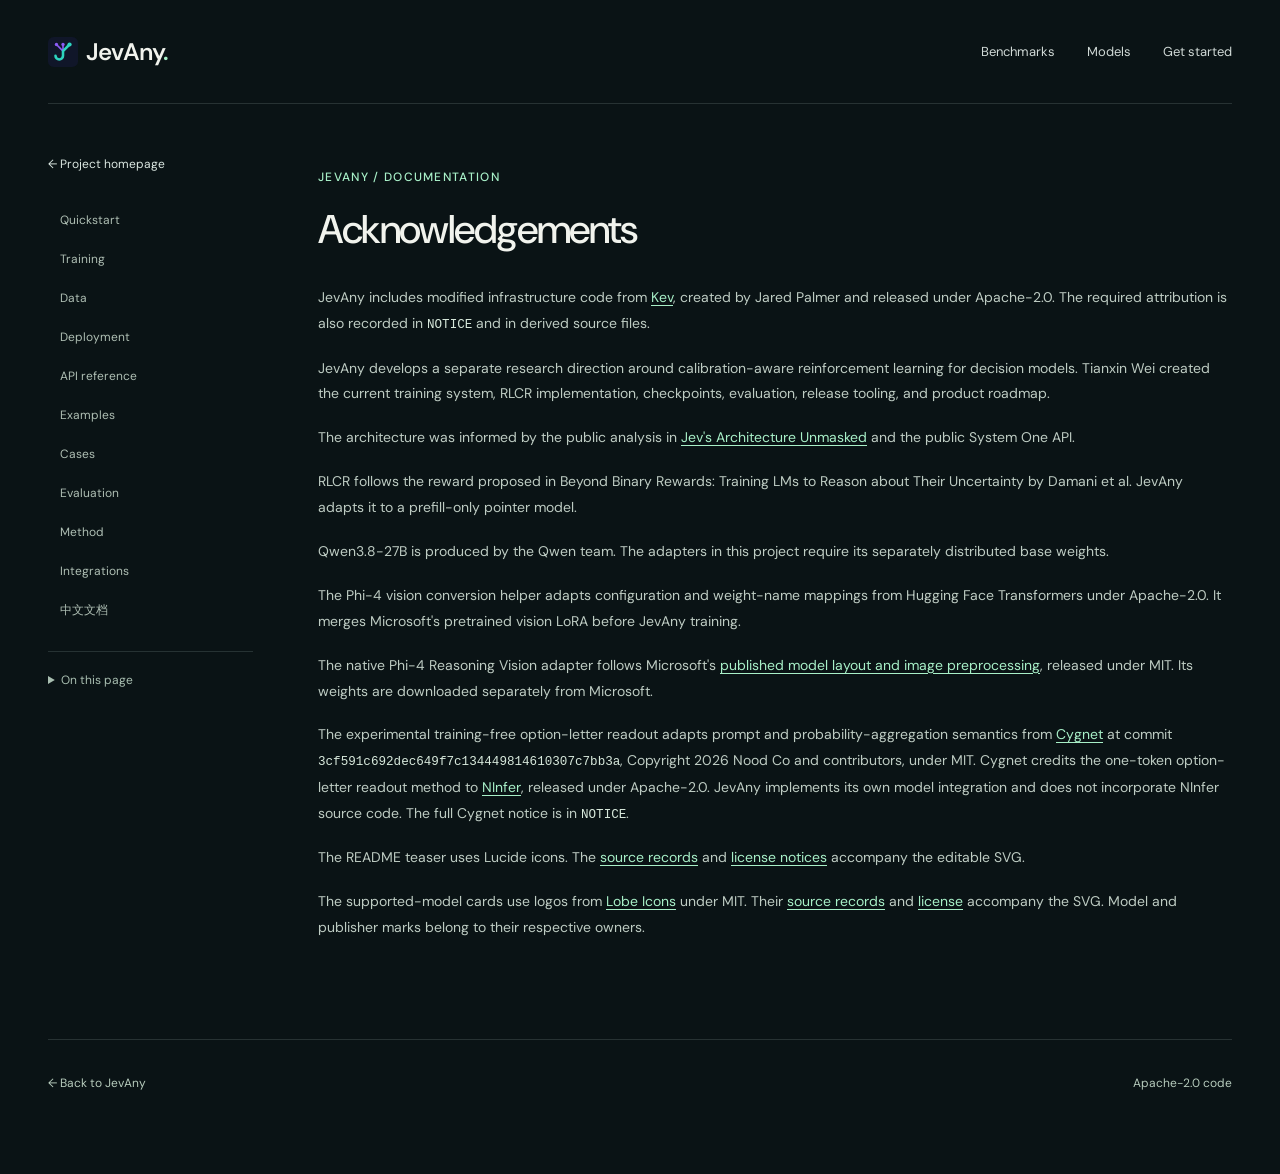
<file: site/docs/ACKNOWLEDGEMENTS.html>
<!doctype html>
<html lang="en"><head><meta charset="utf-8">
<meta name="viewport" content="width=device-width, initial-scale=1"><meta name="theme-color" content="#0a1114">
<title>Acknowledgements — JevAny</title><link rel="stylesheet" href="../styles.css"><link rel="icon" href="../assets/favicon.svg" type="image/svg+xml"></head>
<body class="docs-page"><a class="skip-link" href="#content">Skip to content</a>
<header class="site-header wrap"><a class="brand" href="../index.html"><img src="../assets/favicon.svg" width="30" height="30" alt=""><span>JevAny<span class="brand-period">.</span></span></a>
<nav aria-label="Main navigation"><a href="../index.html#benchmarks">Benchmarks</a><a href="../index.html#models">Models</a><a href="../index.html#get-started">Get started</a></nav></header>
<div class="docs-layout wrap"><aside class="docs-sidebar"><a class="text-link" href="../index.html">← Project homepage</a><nav aria-label="Documentation"><a href="quickstart.html">Quickstart</a><a href="TRAINING.html">Training</a><a href="DATA.html">Data</a><a href="DEPLOYMENT.html">Deployment</a><a href="API.html">API reference</a><a href="examples.html">Examples</a><a href="CASES.html">Cases</a><a href="EVALUATION.html">Evaluation</a><a href="ALGORITHM.html">Method</a><a href="INTEGRATIONS.html">Integrations</a><a href="zh.html">中文文档</a></nav>
<details class="doc-toc"><summary>On this page</summary><div class="toc">
<ul></ul>
</div>
</details></aside>
<main id="content" class="doc-content"><p class="eyebrow">JEVANY / DOCUMENTATION</p><h1>Acknowledgements</h1><p>JevAny includes modified infrastructure code from <a href="https://github.com/jaredpalmer/kev">Kev</a>, created by Jared Palmer and released under Apache-2.0. The required attribution is also recorded in <code>NOTICE</code> and in derived source files.</p>
<p>JevAny develops a separate research direction around calibration-aware reinforcement learning for decision models. Tianxin Wei created the current training system, RLCR implementation, checkpoints, evaluation, release tooling, and product roadmap.</p>
<p>The architecture was informed by the public analysis in <a href="https://archerhume.com/posts/jevs-architecture-unmasked">Jev's Architecture Unmasked</a> and the public System One API.</p>
<p>RLCR follows the reward proposed in <em>Beyond Binary Rewards: Training LMs to Reason about Their Uncertainty</em> by Damani et al. JevAny adapts it to a prefill-only pointer model.</p>
<p>Qwen3.8-27B is produced by the Qwen team. The adapters in this project require its separately distributed base weights.</p>
<p>The Phi-4 vision conversion helper adapts configuration and weight-name mappings from Hugging Face Transformers under Apache-2.0. It merges Microsoft's pretrained vision LoRA before JevAny training.</p>
<p>The native Phi-4 Reasoning Vision adapter follows Microsoft's <a href="https://huggingface.co/microsoft/Phi-4-reasoning-vision-15B/tree/c3e4fac79ddace21976ced56fbf1564b8bd8c89f">published model layout and image preprocessing</a>, released under MIT. Its weights are downloaded separately from Microsoft.</p>
<p>The experimental training-free option-letter readout adapts prompt and probability-aggregation semantics from <a href="https://github.com/blockbrain-ai/cygnet-recipe">Cygnet</a> at commit <code>3cf591c692dec649f7c134449814610307c7bb3a</code>, Copyright 2026 Nood Co and contributors, under MIT. Cygnet credits the one-token option-letter readout method to <a href="https://github.com/igorls/ninfer">NInfer</a>, released under Apache-2.0. JevAny implements its own model integration and does not incorporate NInfer source code. The full Cygnet notice is in <code>NOTICE</code>.</p>
<p>The README teaser uses Lucide icons. The <a href="../files/docs/icons/sources.json">source records</a> and <a href="../files/docs/icons/LICENSE">license notices</a> accompany the editable SVG.</p>
<p>The supported-model cards use logos from <a href="https://github.com/lobehub/lobe-icons">Lobe Icons</a> under MIT. Their <a href="../files/docs/model-logos/sources.json">source records</a> and <a href="../files/docs/model-logos/LICENSE">license</a> accompany the SVG. Model and publisher marks belong to their respective owners.</p></main></div>
<footer class="site-footer wrap"><a href="../index.html">← Back to JevAny</a><a href="license.html">Apache-2.0 code</a></footer></body></html>
</file>
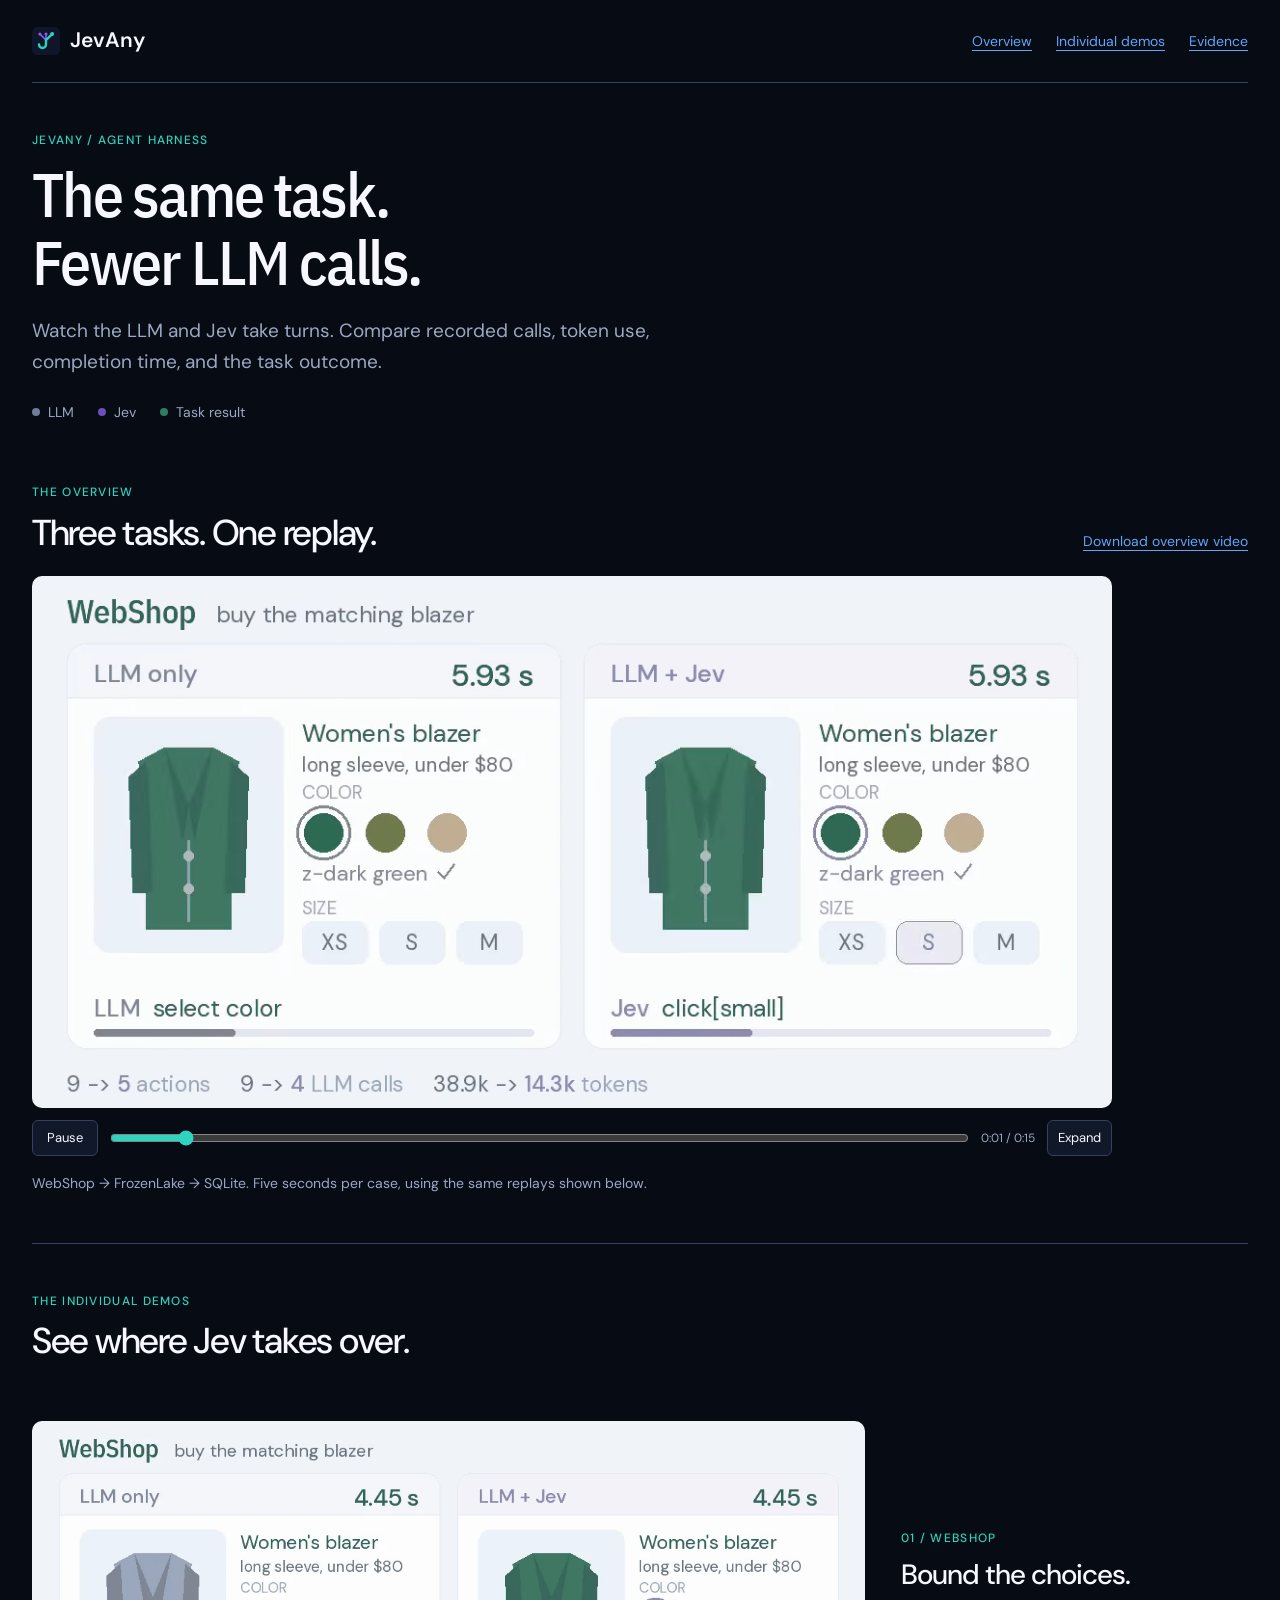
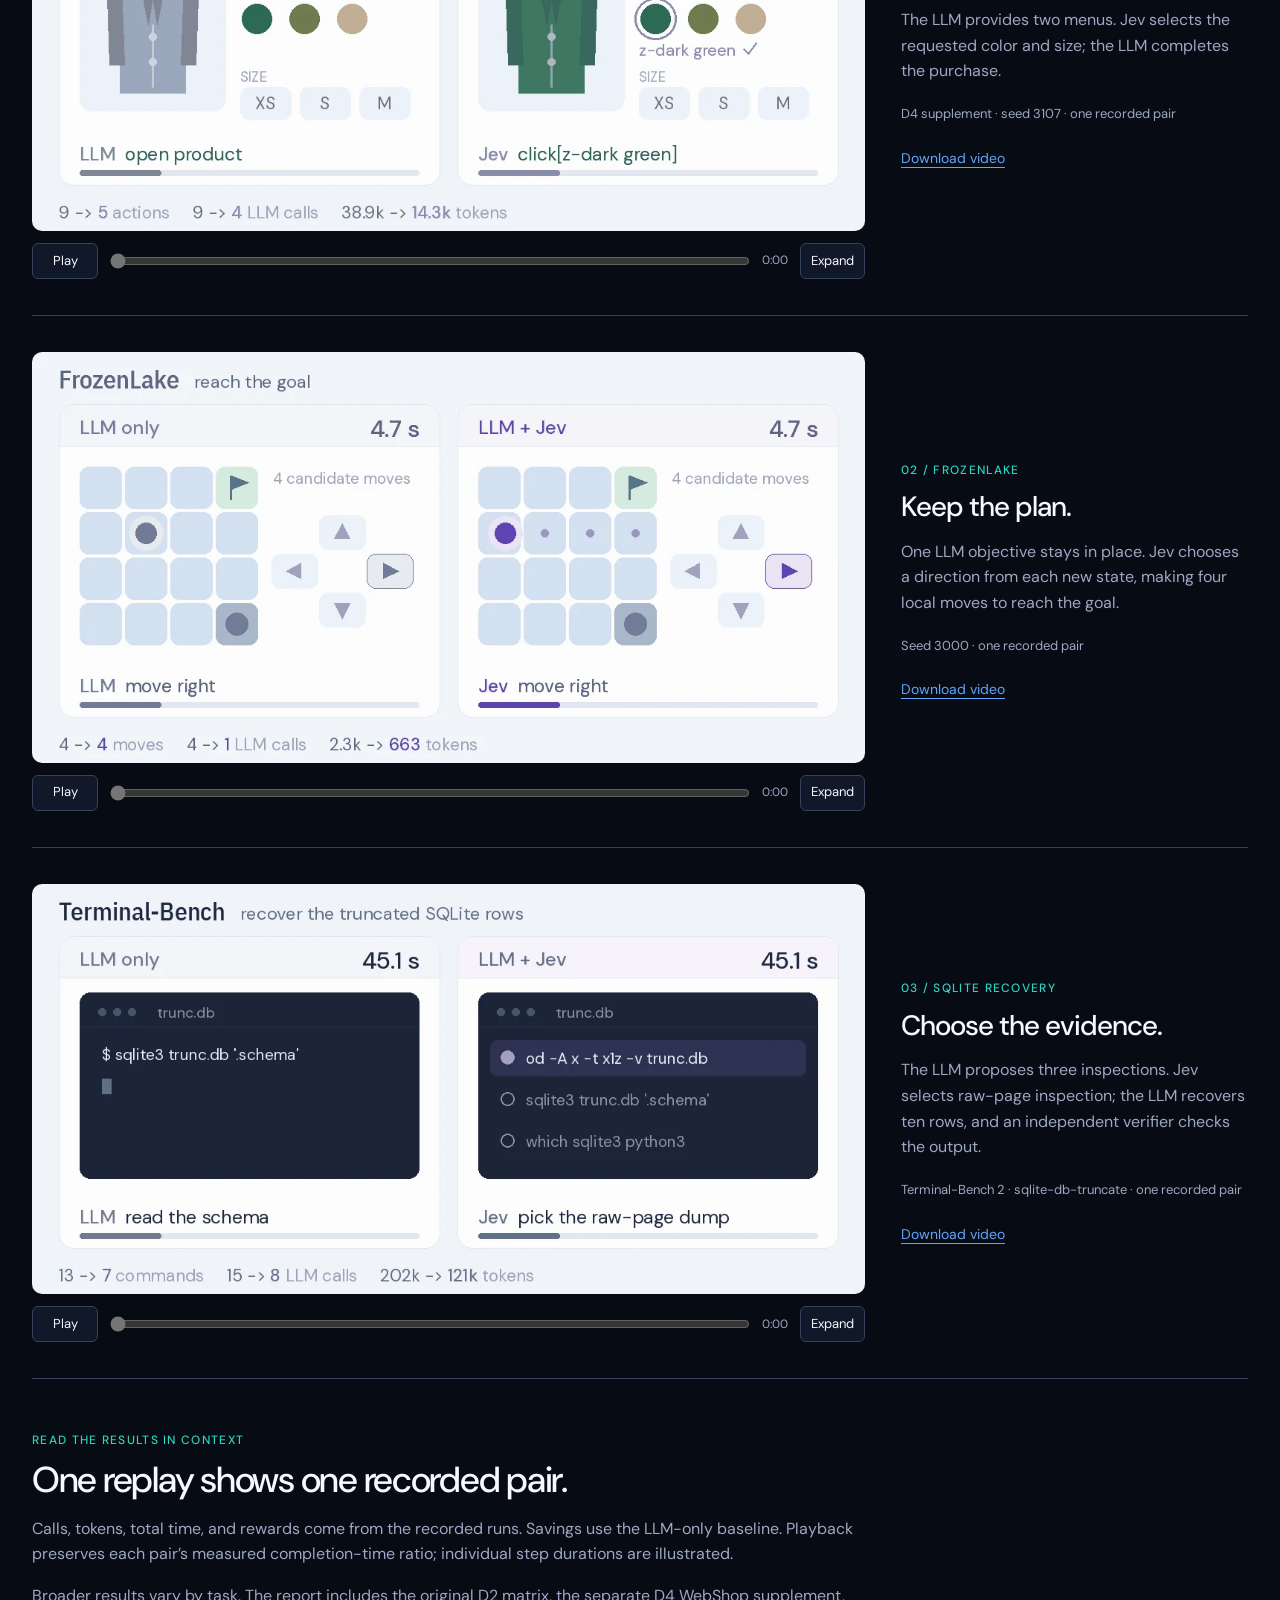
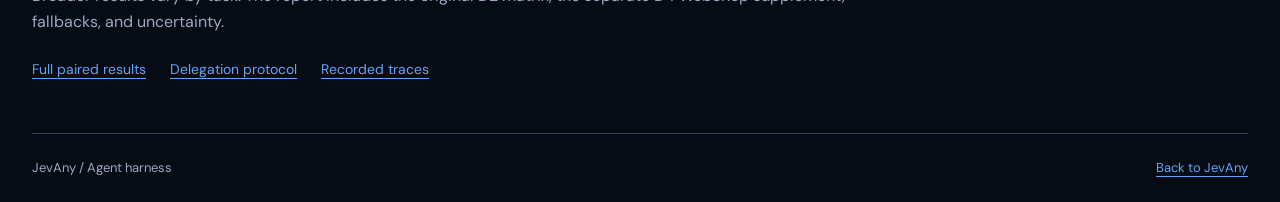
<file: site/docs/agent-harness.html>
<!doctype html>
<html lang="en">
<head>
  <meta charset="utf-8">
  <meta name="viewport" content="width=device-width, initial-scale=1">
  <meta name="theme-color" content="#070b14">
  <meta name="description" content="Three recorded agent comparisons: see who acts, how many LLM calls are used, and the token and time savings.">
  <title>Agent harness demos — JevAny</title>
  <link rel="icon" href="../assets/favicon.svg" type="image/svg+xml">
  <link rel="stylesheet" href="agent-harness.css">
  <script src="agent-harness.js" defer></script>
</head>
<body>
  <a class="skip-link" href="#main">Skip to content</a>
  <header class="page-header wrap">
    <a class="brand" href="../index.html"><img src="../assets/favicon.svg" width="28" height="28" alt="">JevAny</a>
    <nav aria-label="Main navigation">
      <a href="#overview">Overview</a>
      <a href="#cases">Individual demos</a>
      <a href="#evidence">Evidence</a>
    </nav>
  </header>
  <main id="main" class="wrap">
    <section class="intro">
      <p class="eyebrow">JEVANY / AGENT HARNESS</p>
      <h1>The same task.<br>Fewer LLM calls.</h1>
      <p class="lead">Watch the LLM and Jev take turns. Compare recorded calls, token use, completion time, and the task outcome.</p>
      <div class="role-key" aria-label="Controller colors">
        <span><i class="llm"></i>LLM</span>
        <span><i class="jev"></i>Jev</span>
        <span><i class="result"></i>Task result</span>
      </div>
    </section>

    <section id="overview" class="overview" aria-labelledby="overview-title">
      <div class="section-heading">
        <div><p class="eyebrow">THE OVERVIEW</p><h2 id="overview-title">Three tasks. One replay.</h2></div>
        <a href="../assets/media/docs/jev-agent-harness.mp4" download>Download overview video</a>
      </div>
      <figure>
        <video id="overview-video" class="harness-video" controls muted loop playsinline preload="metadata"
               width="1120" height="552" poster="../assets/media/docs/jev-agent-harness.webp"
               aria-label="Overview of WebShop, FrozenLake, and SQLite: LLM only compared with LLM plus Jev">
          <source src="../assets/media/docs/jev-agent-harness.webm" type="video/webm">
          <source src="../assets/media/docs/jev-agent-harness.mp4" type="video/mp4">
          <a href="../assets/media/docs/jev-agent-harness.mp4">Watch the overview video.</a>
        </video>
        <figcaption>WebShop → FrozenLake → SQLite. Five seconds per case, using the same replays shown below.</figcaption>
      </figure>
    </section>

    <section id="cases" class="cases" aria-labelledby="cases-title">
      <div class="section-heading">
        <div><p class="eyebrow">THE INDIVIDUAL DEMOS</p><h2 id="cases-title">See where Jev takes over.</h2></div>
      </div>

      <article id="webshop" class="case">
        <video class="harness-video" controls muted loop playsinline preload="none"
               width="1120" height="552" poster="../assets/media/docs/jev-decision-webshop-v2.webp"
               aria-label="WebShop paired replay with LLM and Jev actions, recorded calls, tokens, and completion times">
          <source src="../assets/media/docs/jev-decision-webshop-v2.webm" type="video/webm">
          <source src="../assets/media/docs/jev-decision-webshop-v2.mp4" type="video/mp4">
          <a href="../assets/media/docs/jev-decision-webshop-v2.mp4">Watch the WebShop video.</a>
        </video>
        <div class="case-copy">
          <p class="eyebrow">01 / WEBSHOP</p>
          <h3>Bound the choices.</h3>
          <p>The LLM provides two menus. Jev selects the requested color and size; the LLM completes the purchase.</p>
          <p class="scope">D4 supplement · seed 3107 · one recorded pair</p>
          <a href="../assets/media/docs/jev-decision-webshop-v2.mp4" download>Download video</a>
        </div>
      </article>

      <article id="frozen-lake" class="case">
        <video class="harness-video" controls muted loop playsinline preload="none"
               width="1120" height="552" poster="../assets/media/docs/jev-decision-frozen-lake-v2.webp"
               aria-label="FrozenLake paired replay: one retained LLM plan and four Jev choices, with recorded savings">
          <source src="../assets/media/docs/jev-decision-frozen-lake-v2.webm" type="video/webm">
          <source src="../assets/media/docs/jev-decision-frozen-lake-v2.mp4" type="video/mp4">
          <a href="../assets/media/docs/jev-decision-frozen-lake-v2.mp4">Watch the FrozenLake video.</a>
        </video>
        <div class="case-copy">
          <p class="eyebrow">02 / FROZENLAKE</p>
          <h3>Keep the plan.</h3>
          <p>One LLM objective stays in place. Jev chooses a direction from each new state, making four local moves to reach the goal.</p>
          <p class="scope">Seed 3000 · one recorded pair</p>
          <a href="../assets/media/docs/jev-decision-frozen-lake-v2.mp4" download>Download video</a>
        </div>
      </article>

      <article id="sqlite" class="case">
        <video class="harness-video" controls muted loop playsinline preload="none"
               width="1120" height="552" poster="../assets/media/docs/jev-decision-terminal-v2.webp"
               aria-label="SQLite recovery paired replay: Jev selects raw-page inspection, the LLM recovers ten rows, and the verifier checks the result">
          <source src="../assets/media/docs/jev-decision-terminal-v2.webm" type="video/webm">
          <source src="../assets/media/docs/jev-decision-terminal-v2.mp4" type="video/mp4">
          <a href="../assets/media/docs/jev-decision-terminal-v2.mp4">Watch the SQLite recovery video.</a>
        </video>
        <div class="case-copy">
          <p class="eyebrow">03 / SQLITE RECOVERY</p>
          <h3>Choose the evidence.</h3>
          <p>The LLM proposes three inspections. Jev selects raw-page inspection; the LLM recovers ten rows, and an independent verifier checks the output.</p>
          <p class="scope">Terminal-Bench 2 · sqlite-db-truncate · one recorded pair</p>
          <a href="../assets/media/docs/jev-decision-terminal-v2.mp4" download>Download video</a>
        </div>
      </article>
    </section>

    <section id="evidence" class="evidence" aria-labelledby="evidence-title">
      <p class="eyebrow">READ THE RESULTS IN CONTEXT</p>
      <h2 id="evidence-title">One replay shows one recorded pair.</h2>
      <p>Calls, tokens, total time, and rewards come from the recorded runs. Savings use the LLM-only baseline. Playback preserves each pair’s measured completion-time ratio; individual step durations are illustrated.</p>
      <p>Broader results vary by task. The report includes the original D2 matrix, the separate D4 WebShop supplement, fallbacks, and uncertainty.</p>
      <div class="evidence-links">
        <a href="reports-JevAny_Tech_Report_Agent_Harness_Appendix.html">Full paired results</a>
        <a href="experiments-AGENT_HARNESS_FRONTIER_PROTOCOL.html">Delegation protocol</a>
        <a href="../files/docs/demos/jev-agent-harness-traces.json">Recorded traces</a>
      </div>
    </section>
  </main>
  <footer class="page-footer wrap"><span>JevAny / Agent harness</span><a href="../index.html">Back to JevAny</a></footer>
</body>
</html>
</file>
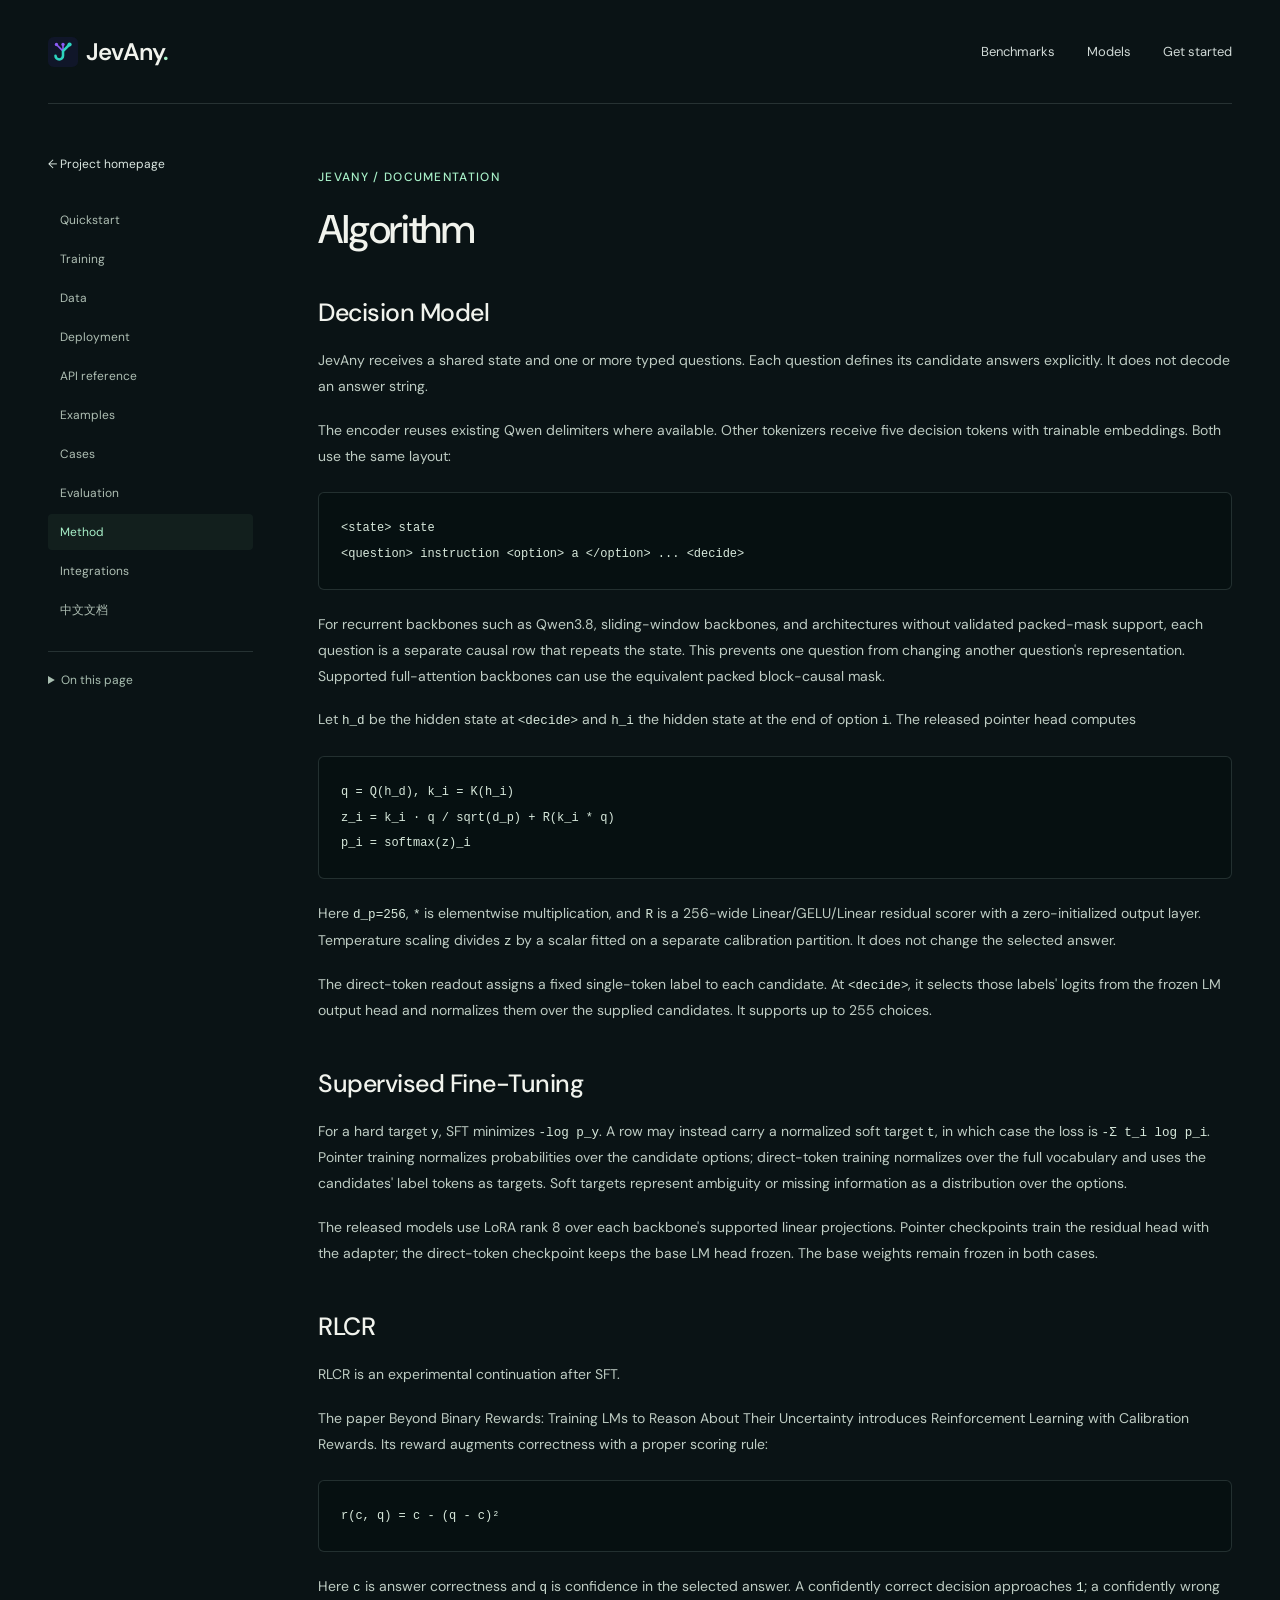
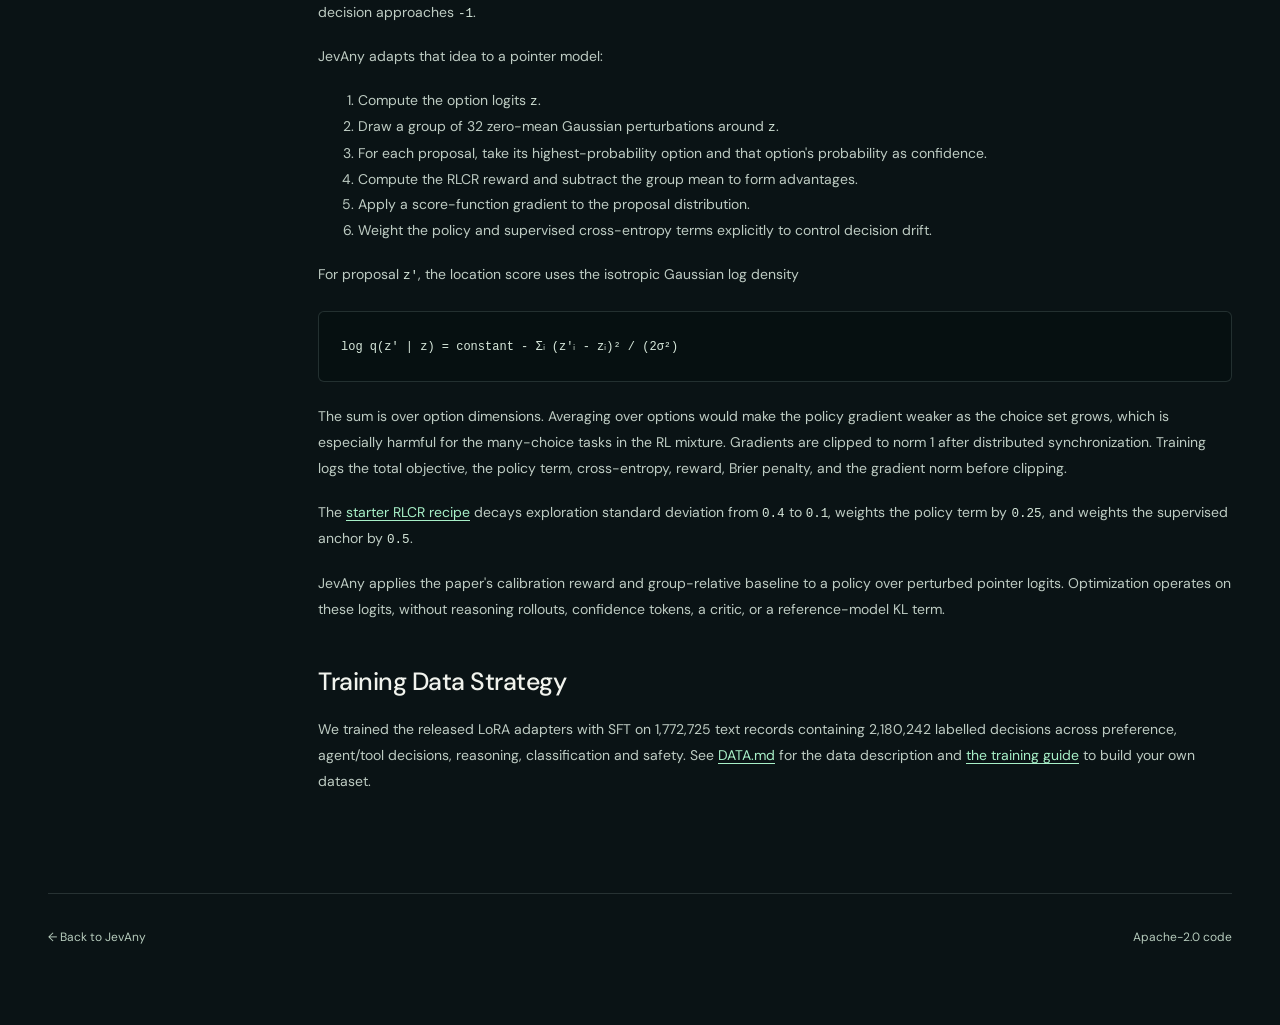
<file: site/docs/ALGORITHM.html>
<!doctype html>
<html lang="en"><head><meta charset="utf-8">
<meta name="viewport" content="width=device-width, initial-scale=1"><meta name="theme-color" content="#0a1114">
<title>Algorithm — JevAny</title><link rel="stylesheet" href="../styles.css"><link rel="icon" href="../assets/favicon.svg" type="image/svg+xml"></head>
<body class="docs-page"><a class="skip-link" href="#content">Skip to content</a>
<header class="site-header wrap"><a class="brand" href="../index.html"><img src="../assets/favicon.svg" width="30" height="30" alt=""><span>JevAny<span class="brand-period">.</span></span></a>
<nav aria-label="Main navigation"><a href="../index.html#benchmarks">Benchmarks</a><a href="../index.html#models">Models</a><a href="../index.html#get-started">Get started</a></nav></header>
<div class="docs-layout wrap"><aside class="docs-sidebar"><a class="text-link" href="../index.html">← Project homepage</a><nav aria-label="Documentation"><a href="quickstart.html">Quickstart</a><a href="TRAINING.html">Training</a><a href="DATA.html">Data</a><a href="DEPLOYMENT.html">Deployment</a><a href="API.html">API reference</a><a href="examples.html">Examples</a><a href="CASES.html">Cases</a><a href="EVALUATION.html">Evaluation</a><a href="ALGORITHM.html" aria-current="page">Method</a><a href="INTEGRATIONS.html">Integrations</a><a href="zh.html">中文文档</a></nav>
<details class="doc-toc"><summary>On this page</summary><div class="toc">
<ul>
<li><a href="#decision-model">Decision Model</a></li>
<li><a href="#supervised-fine-tuning">Supervised Fine-Tuning</a></li>
<li><a href="#rlcr">RLCR</a></li>
<li><a href="#training-data-strategy">Training Data Strategy</a></li>
</ul>
</div>
</details></aside>
<main id="content" class="doc-content"><p class="eyebrow">JEVANY / DOCUMENTATION</p><h1>Algorithm</h1><h2 id="decision-model">Decision Model</h2>
<p>JevAny receives a shared state and one or more typed questions. Each question defines its candidate answers explicitly. It does not decode an answer string.</p>
<p>The encoder reuses existing Qwen delimiters where available. Other tokenizers
receive five decision tokens with trainable embeddings. Both use the same layout:</p>
<pre tabindex="0" role="region" aria-label="Code example"><code class="language-text">&lt;state&gt; state
&lt;question&gt; instruction &lt;option&gt; a &lt;/option&gt; ... &lt;decide&gt;
</code></pre>
<p>For recurrent backbones such as Qwen3.8, sliding-window backbones, and architectures
without validated packed-mask support, each question is a separate causal row
that repeats the state. This prevents one question from changing another
question's representation. Supported full-attention backbones can use the
equivalent packed block-causal mask.</p>
<p>Let <code>h_d</code> be the hidden state at <code>&lt;decide&gt;</code> and <code>h_i</code> the hidden state at the end
of option <code>i</code>. The released pointer head computes</p>
<pre tabindex="0" role="region" aria-label="Code example"><code class="language-text">q = Q(h_d), k_i = K(h_i)
z_i = k_i · q / sqrt(d_p) + R(k_i * q)
p_i = softmax(z)_i
</code></pre>
<p>Here <code>d_p=256</code>, <code>*</code> is elementwise multiplication, and <code>R</code> is a
256-wide Linear/GELU/Linear residual scorer with a zero-initialized output layer.
Temperature scaling divides <code>z</code> by a scalar fitted on a separate calibration
partition. It does not change the selected answer.</p>
<p>The direct-token readout assigns a fixed single-token label to each candidate.
At <code>&lt;decide&gt;</code>, it selects those labels' logits from the frozen LM output head
and normalizes them over the supplied candidates. It supports up to 255 choices.</p>
<h2 id="supervised-fine-tuning">Supervised Fine-Tuning</h2>
<p>For a hard target <code>y</code>, SFT minimizes <code>-log p_y</code>. A row may instead carry a
normalized soft target <code>t</code>, in which case the loss is <code>-Σ t_i log p_i</code>.
Pointer training normalizes probabilities over the candidate options;
direct-token training normalizes over the full vocabulary and uses the
candidates' label tokens as targets. Soft targets represent ambiguity or
missing information as a distribution over the options.</p>
<p>The released models use LoRA rank 8 over each backbone's supported
linear projections. Pointer checkpoints train the residual head with the adapter;
the direct-token checkpoint keeps the base LM head frozen. The base weights
remain frozen in both cases.</p>
<h2 id="rlcr">RLCR</h2>
<p>RLCR is an experimental continuation after SFT.</p>
<p>The paper <em>Beyond Binary Rewards: Training LMs to Reason About Their Uncertainty</em> introduces Reinforcement Learning with Calibration Rewards. Its reward augments correctness with a proper scoring rule:</p>
<pre tabindex="0" role="region" aria-label="Code example"><code class="language-text">r(c, q) = c - (q - c)²
</code></pre>
<p>Here <code>c</code> is answer correctness and <code>q</code> is confidence in the selected answer. A confidently correct decision approaches <code>1</code>; a confidently wrong decision approaches <code>-1</code>.</p>
<p>JevAny adapts that idea to a pointer model:</p>
<ol>
<li>Compute the option logits <code>z</code>.</li>
<li>Draw a group of 32 zero-mean Gaussian perturbations around <code>z</code>.</li>
<li>For each proposal, take its highest-probability option and that option's probability as confidence.</li>
<li>Compute the RLCR reward and subtract the group mean to form advantages.</li>
<li>Apply a score-function gradient to the proposal distribution.</li>
<li>Weight the policy and supervised cross-entropy terms explicitly to control decision drift.</li>
</ol>
<p>For proposal <code>z'</code>, the location score uses the isotropic Gaussian log density</p>
<pre tabindex="0" role="region" aria-label="Code example"><code class="language-text">log q(z' | z) = constant - Σᵢ (z'ᵢ - zᵢ)² / (2σ²)
</code></pre>
<p>The sum is over option dimensions. Averaging over options would make the policy gradient weaker as the choice set grows, which is especially harmful for the many-choice tasks in the RL mixture. Gradients are clipped to norm 1 after distributed synchronization. Training logs the total objective, the policy term, cross-entropy, reward, Brier penalty, and the gradient norm before clipping.</p>
<p>The <a href="../files/recipes/rlcr.toml">starter RLCR recipe</a> decays exploration standard
deviation from <code>0.4</code> to <code>0.1</code>, weights the policy term by <code>0.25</code>, and weights
the supervised anchor by <code>0.5</code>.</p>
<p>JevAny applies the paper's calibration reward and group-relative baseline to a policy over perturbed pointer logits. Optimization operates on these logits, without reasoning rollouts, confidence tokens, a critic, or a reference-model KL term.</p>
<h2 id="training-data-strategy">Training Data Strategy</h2>
<p>We trained the released LoRA adapters with SFT on 1,772,725 text records containing
2,180,242 labelled decisions across preference, agent/tool decisions, reasoning,
classification and safety. See <a href="DATA.html#current-release-scale">DATA.md</a> for the
data description and <a href="TRAINING.html">the training guide</a> to build your own dataset.</p></main></div>
<footer class="site-footer wrap"><a href="../index.html">← Back to JevAny</a><a href="license.html">Apache-2.0 code</a></footer></body></html>
</file>
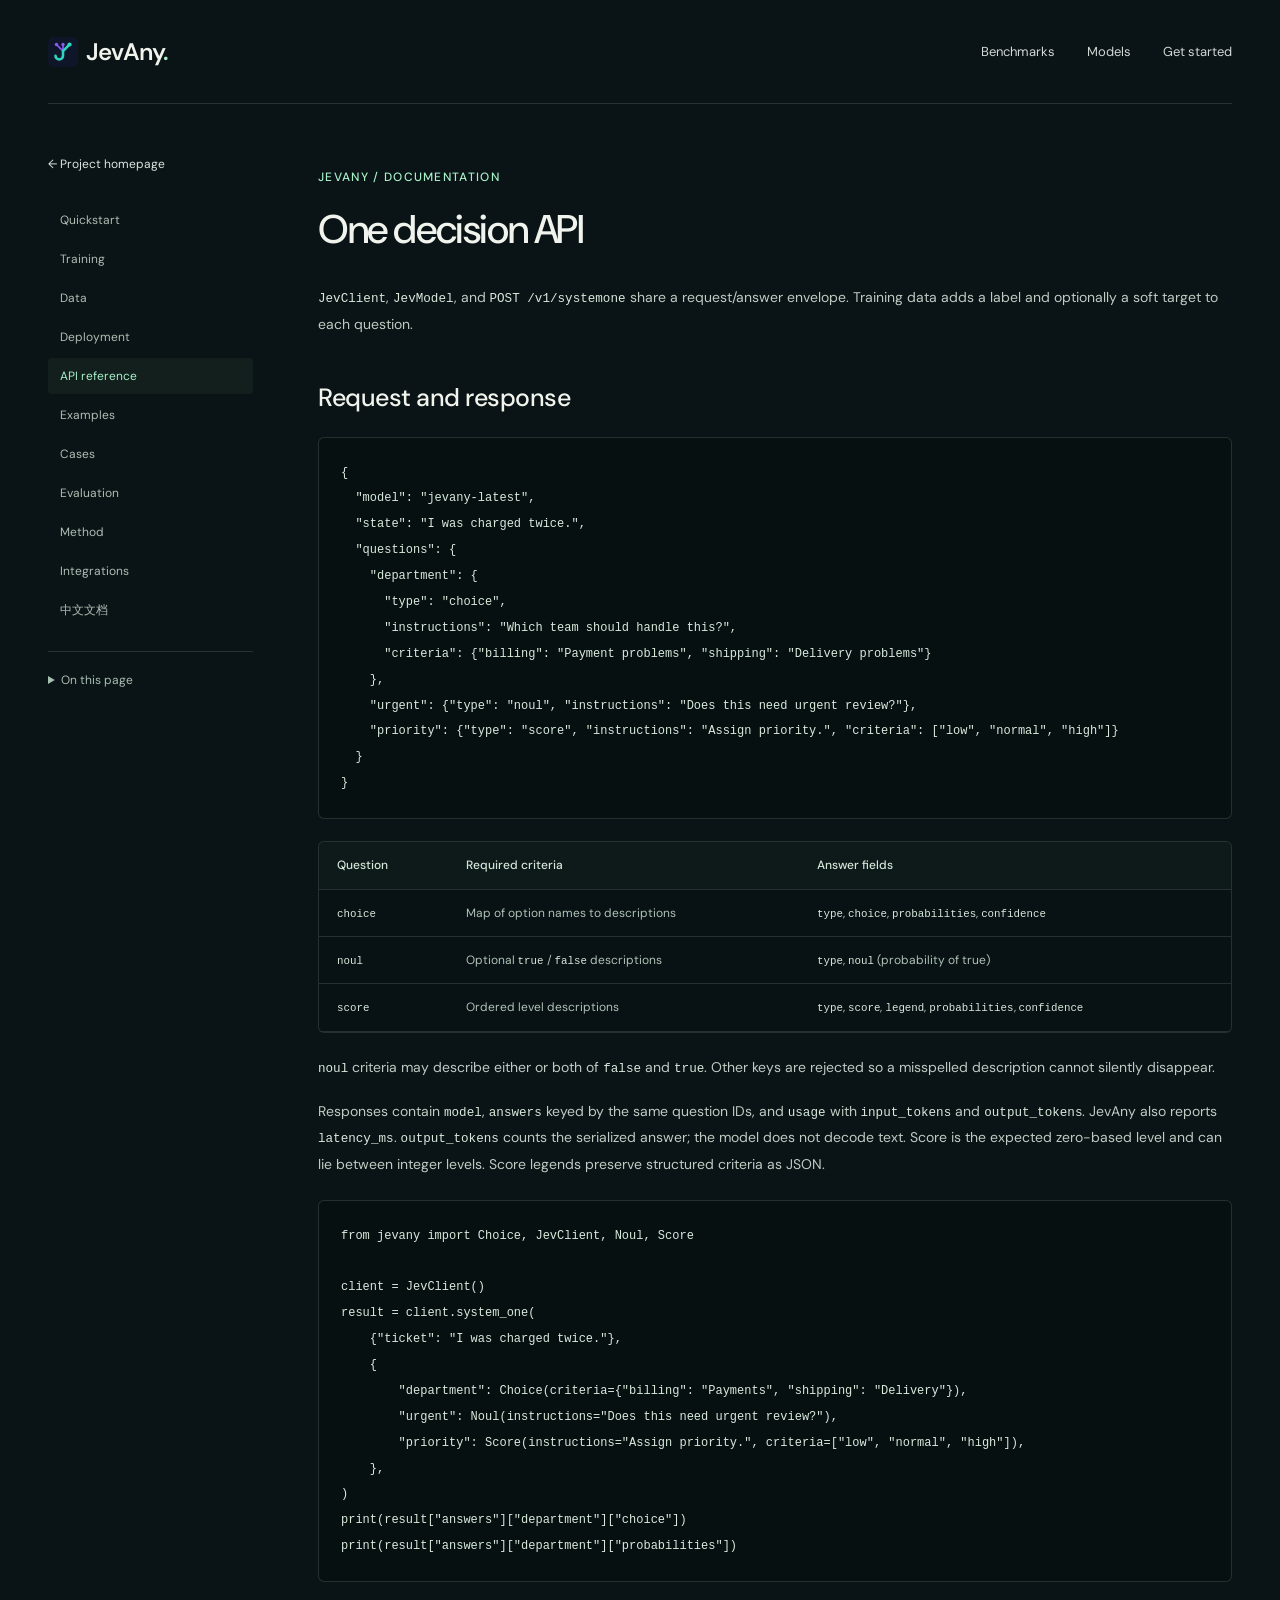
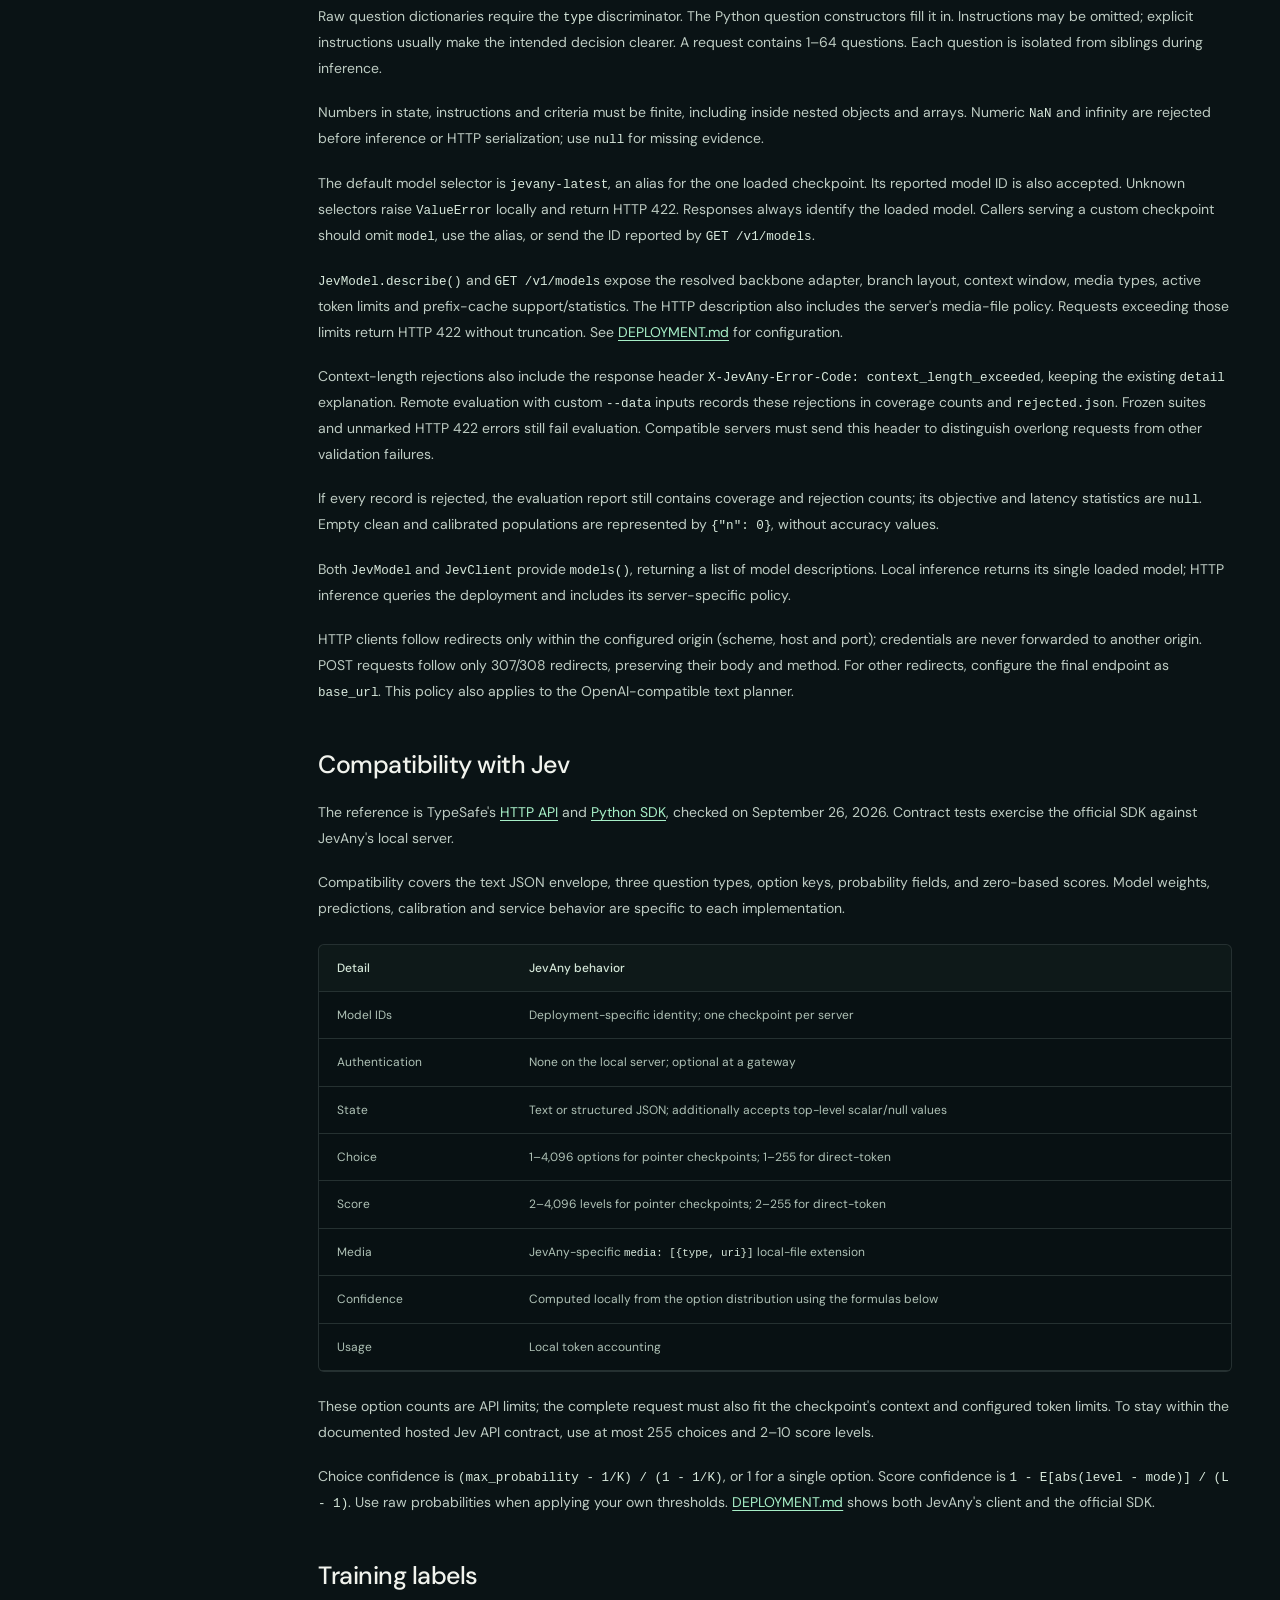
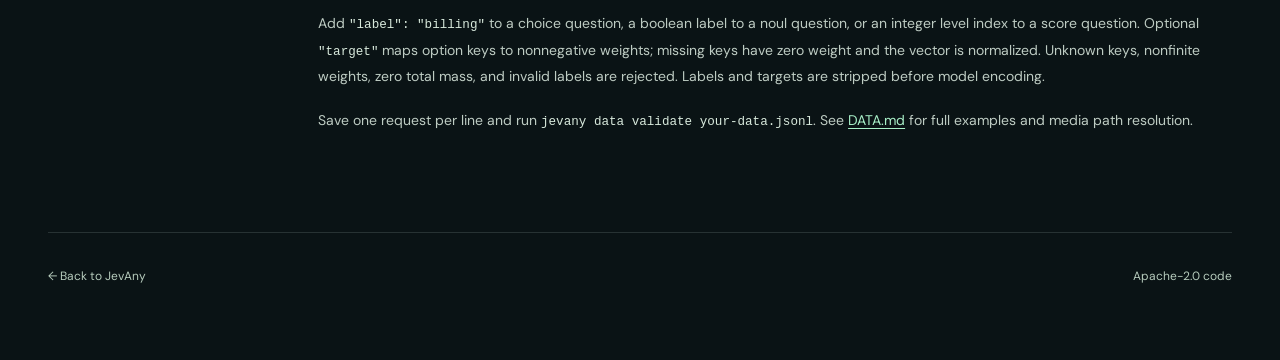
<file: site/docs/API.html>
<!doctype html>
<html lang="en"><head><meta charset="utf-8">
<meta name="viewport" content="width=device-width, initial-scale=1"><meta name="theme-color" content="#0a1114">
<title>One decision API — JevAny</title><link rel="stylesheet" href="../styles.css"><link rel="icon" href="../assets/favicon.svg" type="image/svg+xml"></head>
<body class="docs-page"><a class="skip-link" href="#content">Skip to content</a>
<header class="site-header wrap"><a class="brand" href="../index.html"><img src="../assets/favicon.svg" width="30" height="30" alt=""><span>JevAny<span class="brand-period">.</span></span></a>
<nav aria-label="Main navigation"><a href="../index.html#benchmarks">Benchmarks</a><a href="../index.html#models">Models</a><a href="../index.html#get-started">Get started</a></nav></header>
<div class="docs-layout wrap"><aside class="docs-sidebar"><a class="text-link" href="../index.html">← Project homepage</a><nav aria-label="Documentation"><a href="quickstart.html">Quickstart</a><a href="TRAINING.html">Training</a><a href="DATA.html">Data</a><a href="DEPLOYMENT.html">Deployment</a><a href="API.html" aria-current="page">API reference</a><a href="examples.html">Examples</a><a href="CASES.html">Cases</a><a href="EVALUATION.html">Evaluation</a><a href="ALGORITHM.html">Method</a><a href="INTEGRATIONS.html">Integrations</a><a href="zh.html">中文文档</a></nav>
<details class="doc-toc"><summary>On this page</summary><div class="toc">
<ul>
<li><a href="#request-and-response">Request and response</a></li>
<li><a href="#compatibility-with-jev">Compatibility with Jev</a></li>
<li><a href="#training-labels">Training labels</a></li>
</ul>
</div>
</details></aside>
<main id="content" class="doc-content"><p class="eyebrow">JEVANY / DOCUMENTATION</p><h1>One decision API</h1><p><code>JevClient</code>, <code>JevModel</code>, and <code>POST /v1/systemone</code> share a request/answer envelope.
Training data adds a label and optionally a soft target to each question.</p>
<h2 id="request-and-response">Request and response</h2>
<pre tabindex="0" role="region" aria-label="Code example"><code class="language-json">{
  &quot;model&quot;: &quot;jevany-latest&quot;,
  &quot;state&quot;: &quot;I was charged twice.&quot;,
  &quot;questions&quot;: {
    &quot;department&quot;: {
      &quot;type&quot;: &quot;choice&quot;,
      &quot;instructions&quot;: &quot;Which team should handle this?&quot;,
      &quot;criteria&quot;: {&quot;billing&quot;: &quot;Payment problems&quot;, &quot;shipping&quot;: &quot;Delivery problems&quot;}
    },
    &quot;urgent&quot;: {&quot;type&quot;: &quot;noul&quot;, &quot;instructions&quot;: &quot;Does this need urgent review?&quot;},
    &quot;priority&quot;: {&quot;type&quot;: &quot;score&quot;, &quot;instructions&quot;: &quot;Assign priority.&quot;, &quot;criteria&quot;: [&quot;low&quot;, &quot;normal&quot;, &quot;high&quot;]}
  }
}
</code></pre>
<div class="table-scroll" tabindex="0" role="region" aria-label="Documentation table"><table>
<thead>
<tr>
<th>Question</th>
<th>Required criteria</th>
<th>Answer fields</th>
</tr>
</thead>
<tbody>
<tr>
<td><code>choice</code></td>
<td>Map of option names to descriptions</td>
<td><code>type</code>, <code>choice</code>, <code>probabilities</code>, <code>confidence</code></td>
</tr>
<tr>
<td><code>noul</code></td>
<td>Optional <code>true</code> / <code>false</code> descriptions</td>
<td><code>type</code>, <code>noul</code> (probability of true)</td>
</tr>
<tr>
<td><code>score</code></td>
<td>Ordered level descriptions</td>
<td><code>type</code>, <code>score</code>, <code>legend</code>, <code>probabilities</code>, <code>confidence</code></td>
</tr>
</tbody>
</table></div>
<p><code>noul</code> criteria may describe either or both of <code>false</code> and <code>true</code>. Other keys
are rejected so a misspelled description cannot silently disappear.</p>
<p>Responses contain <code>model</code>, <code>answers</code> keyed by the same question IDs, and <code>usage</code>
with <code>input_tokens</code> and <code>output_tokens</code>. JevAny also reports <code>latency_ms</code>.
<code>output_tokens</code> counts the serialized answer; the model does not decode text.
Score is the expected zero-based level and can lie between integer levels.
Score legends preserve structured criteria as JSON.</p>
<pre tabindex="0" role="region" aria-label="Code example"><code class="language-python">from jevany import Choice, JevClient, Noul, Score

client = JevClient()
result = client.system_one(
    {&quot;ticket&quot;: &quot;I was charged twice.&quot;},
    {
        &quot;department&quot;: Choice(criteria={&quot;billing&quot;: &quot;Payments&quot;, &quot;shipping&quot;: &quot;Delivery&quot;}),
        &quot;urgent&quot;: Noul(instructions=&quot;Does this need urgent review?&quot;),
        &quot;priority&quot;: Score(instructions=&quot;Assign priority.&quot;, criteria=[&quot;low&quot;, &quot;normal&quot;, &quot;high&quot;]),
    },
)
print(result[&quot;answers&quot;][&quot;department&quot;][&quot;choice&quot;])
print(result[&quot;answers&quot;][&quot;department&quot;][&quot;probabilities&quot;])
</code></pre>
<p>Raw question dictionaries require the <code>type</code> discriminator. The Python question
constructors fill it in. Instructions may be omitted; explicit instructions
usually make the intended decision clearer. A request contains 1–64 questions.
Each question is isolated from siblings during inference.</p>
<p>Numbers in state, instructions and criteria must be finite, including inside
nested objects and arrays. Numeric <code>NaN</code> and infinity are rejected before
inference or HTTP serialization; use <code>null</code> for missing evidence.</p>
<p>The default model selector is <code>jevany-latest</code>, an alias for the one loaded
checkpoint. Its reported model ID is also accepted. Unknown selectors raise
<code>ValueError</code> locally and return HTTP 422. Responses always identify the loaded
model. Callers serving a custom checkpoint should omit <code>model</code>, use the alias,
or send the ID reported by <code>GET /v1/models</code>.</p>
<p><code>JevModel.describe()</code> and <code>GET /v1/models</code> expose the resolved backbone adapter,
branch layout, context window, media types, active token limits and prefix-cache
support/statistics. The HTTP description also includes the server's media-file
policy. Requests exceeding those limits return HTTP 422 without truncation.
See <a href="DEPLOYMENT.html#inference-settings">DEPLOYMENT.md</a> for configuration.</p>
<p>Context-length rejections also include the response header
<code>X-JevAny-Error-Code: context_length_exceeded</code>, keeping the existing <code>detail</code>
explanation. Remote evaluation with custom <code>--data</code> inputs records these
rejections in coverage counts and <code>rejected.json</code>. Frozen suites and unmarked
HTTP 422 errors still fail evaluation. Compatible servers must send this header
to distinguish overlong requests from other validation failures.</p>
<p>If every record is rejected, the evaluation report still contains coverage and
rejection counts; its objective and latency statistics are <code>null</code>. Empty clean
and calibrated populations are represented by <code>{"n": 0}</code>, without accuracy
values.</p>
<p>Both <code>JevModel</code> and <code>JevClient</code> provide <code>models()</code>, returning a list of model
descriptions. Local inference returns its single loaded model; HTTP inference
queries the deployment and includes its server-specific policy.</p>
<p>HTTP clients follow redirects only within the configured origin (scheme, host
and port); credentials are never forwarded to another origin. POST requests
follow only 307/308 redirects, preserving their body and method. For other
redirects, configure the final endpoint as <code>base_url</code>. This policy also applies
to the OpenAI-compatible text planner.</p>
<h2 id="compatibility-with-jev">Compatibility with Jev</h2>
<p>The reference is TypeSafe's <a href="https://docs.typesafe.ai/api">HTTP API</a> and
<a href="https://docs.typesafe.ai/sdk/python/usage">Python SDK</a>, checked on September 26,
2026. Contract tests exercise the official SDK against JevAny's local server.</p>
<p>Compatibility covers the text JSON envelope, three question types, option keys,
probability fields, and zero-based scores. Model weights, predictions,
calibration and service behavior are specific to each implementation.</p>
<div class="table-scroll" tabindex="0" role="region" aria-label="Documentation table"><table>
<thead>
<tr>
<th>Detail</th>
<th>JevAny behavior</th>
</tr>
</thead>
<tbody>
<tr>
<td>Model IDs</td>
<td>Deployment-specific identity; one checkpoint per server</td>
</tr>
<tr>
<td>Authentication</td>
<td>None on the local server; optional at a gateway</td>
</tr>
<tr>
<td>State</td>
<td>Text or structured JSON; additionally accepts top-level scalar/null values</td>
</tr>
<tr>
<td>Choice</td>
<td>1–4,096 options for pointer checkpoints; 1–255 for direct-token</td>
</tr>
<tr>
<td>Score</td>
<td>2–4,096 levels for pointer checkpoints; 2–255 for direct-token</td>
</tr>
<tr>
<td>Media</td>
<td>JevAny-specific <code>media: [{type, uri}]</code> local-file extension</td>
</tr>
<tr>
<td>Confidence</td>
<td>Computed locally from the option distribution using the formulas below</td>
</tr>
<tr>
<td>Usage</td>
<td>Local token accounting</td>
</tr>
</tbody>
</table></div>
<p>These option counts are API limits; the complete request must also fit the
checkpoint's context and configured token limits. To stay within the documented
hosted Jev API contract, use at most 255 choices and 2–10 score levels.</p>
<p>Choice confidence is <code>(max_probability - 1/K) / (1 - 1/K)</code>, or 1 for a single
option. Score confidence is <code>1 - E[abs(level - mode)] / (L - 1)</code>. Use raw
probabilities when applying your own thresholds. <a href="DEPLOYMENT.html">DEPLOYMENT.md</a>
shows both JevAny's client and the official SDK.</p>
<h2 id="training-labels">Training labels</h2>
<p>Add <code>"label": "billing"</code> to a choice question, a boolean label to a noul question,
or an integer level index to a score question. Optional <code>"target"</code> maps option
keys to nonnegative weights; missing keys have zero weight and the vector is
normalized. Unknown keys, nonfinite weights, zero total mass, and invalid labels
are rejected. Labels and targets are stripped before model encoding.</p>
<p>Save one request per line and run <code>jevany data validate your-data.jsonl</code>.
See <a href="DATA.html">DATA.md</a> for full examples and media path resolution.</p></main></div>
<footer class="site-footer wrap"><a href="../index.html">← Back to JevAny</a><a href="license.html">Apache-2.0 code</a></footer></body></html>
</file>
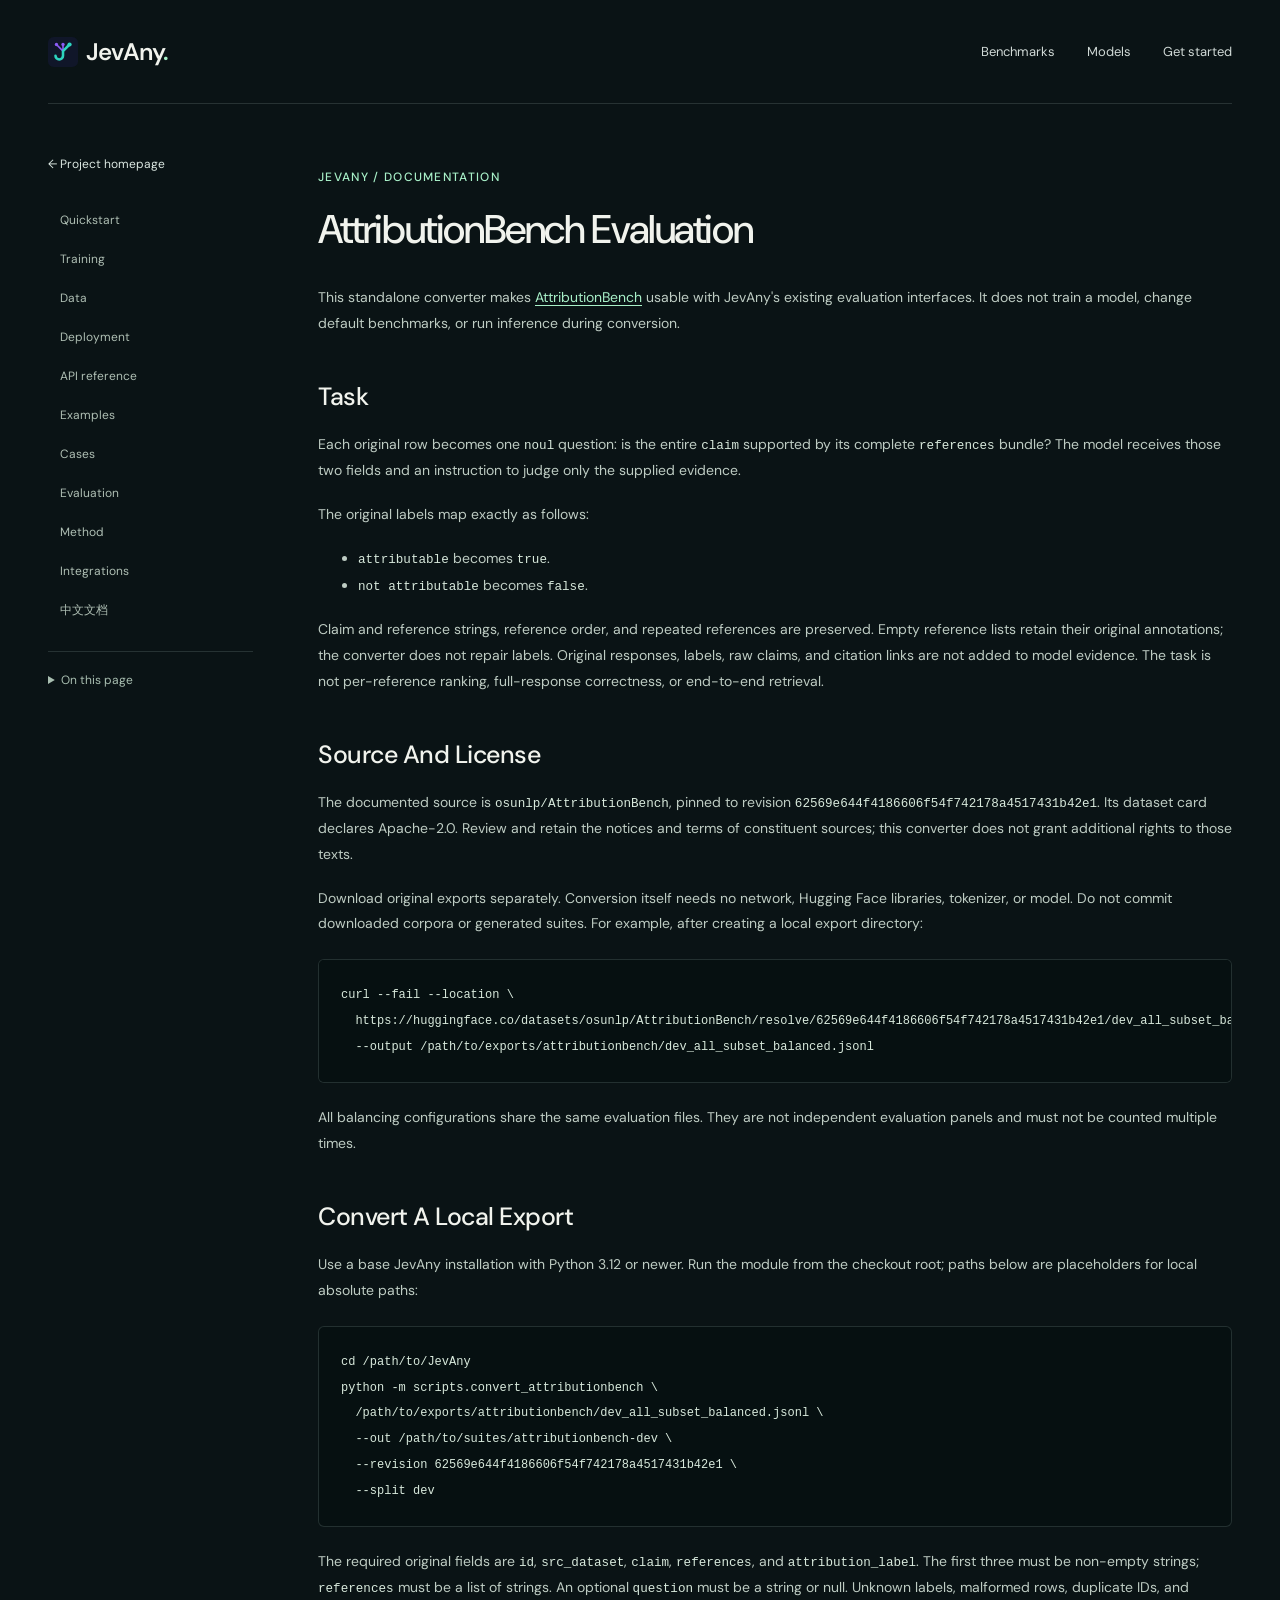
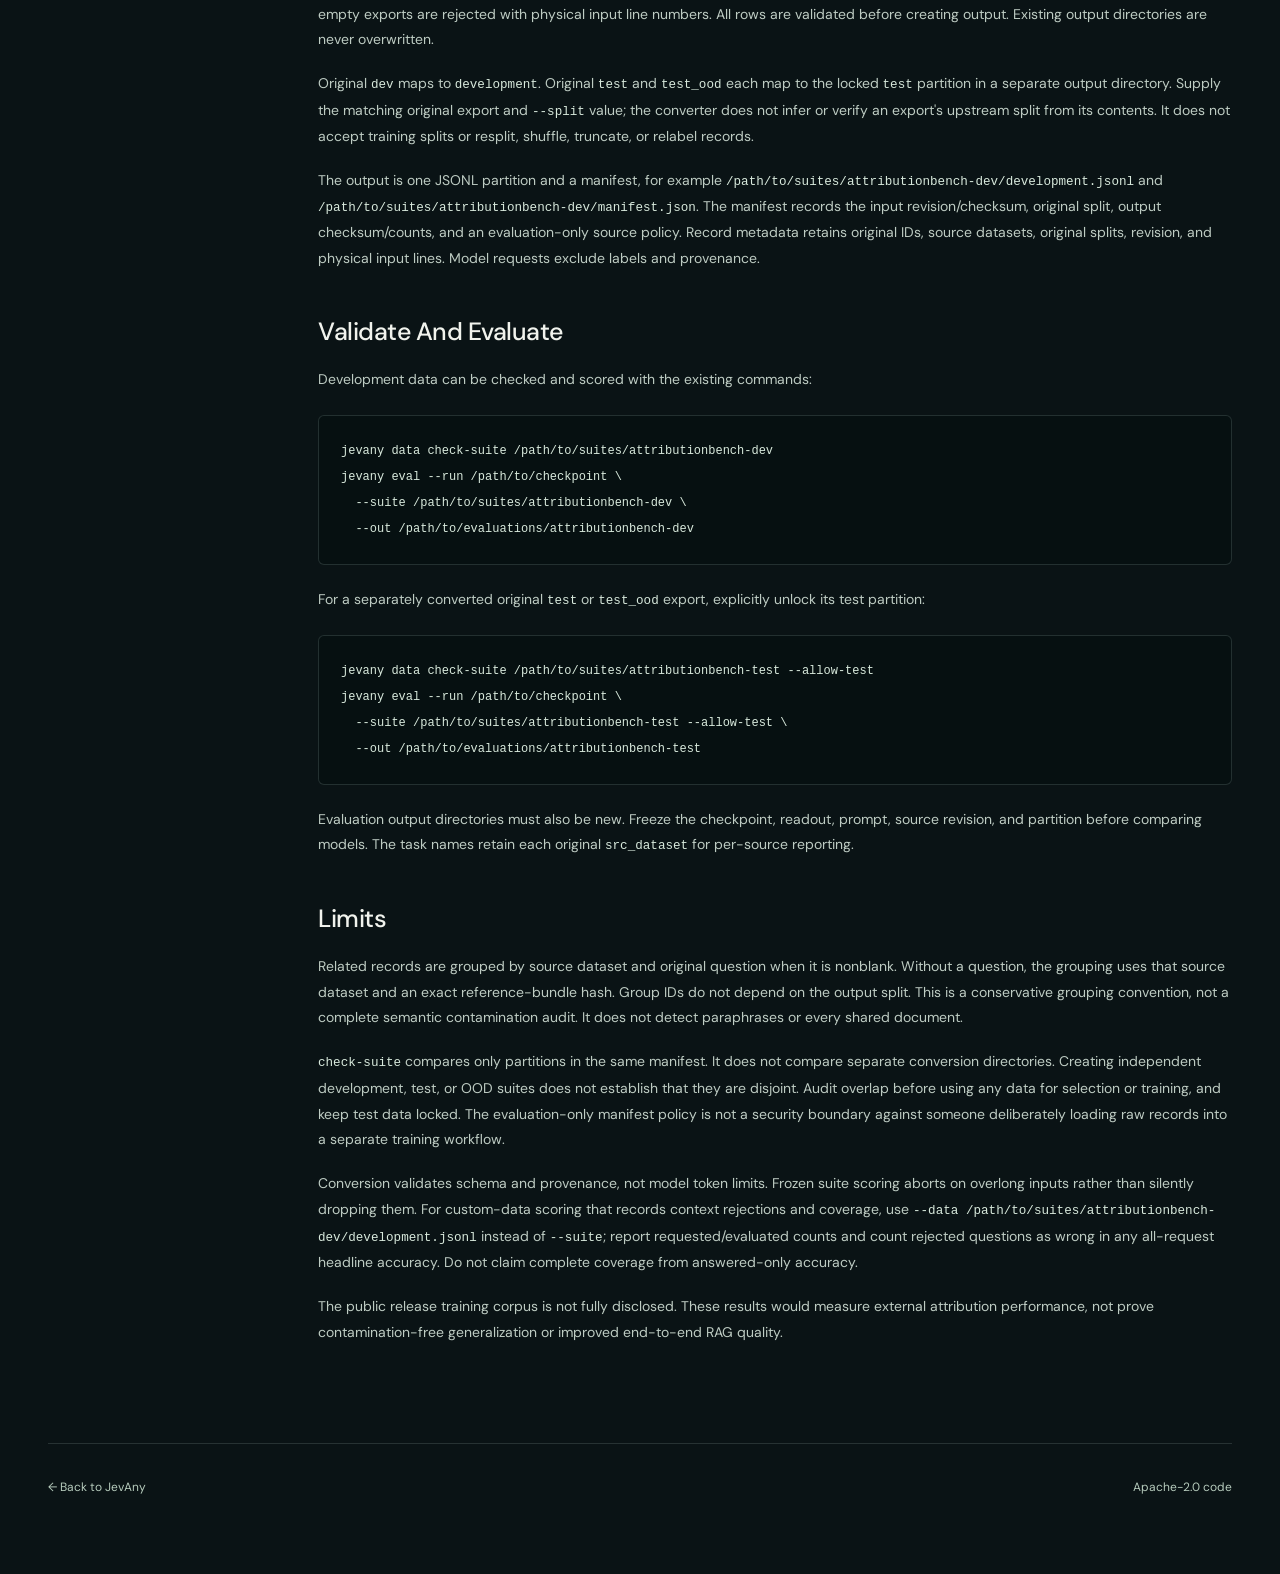
<file: site/docs/ATTRIBUTIONBENCH_EVALUATION.html>
<!doctype html>
<html lang="en"><head><meta charset="utf-8">
<meta name="viewport" content="width=device-width, initial-scale=1"><meta name="theme-color" content="#0a1114">
<title>AttributionBench Evaluation — JevAny</title><link rel="stylesheet" href="../styles.css"><link rel="icon" href="../assets/favicon.svg" type="image/svg+xml"></head>
<body class="docs-page"><a class="skip-link" href="#content">Skip to content</a>
<header class="site-header wrap"><a class="brand" href="../index.html"><img src="../assets/favicon.svg" width="30" height="30" alt=""><span>JevAny<span class="brand-period">.</span></span></a>
<nav aria-label="Main navigation"><a href="../index.html#benchmarks">Benchmarks</a><a href="../index.html#models">Models</a><a href="../index.html#get-started">Get started</a></nav></header>
<div class="docs-layout wrap"><aside class="docs-sidebar"><a class="text-link" href="../index.html">← Project homepage</a><nav aria-label="Documentation"><a href="quickstart.html">Quickstart</a><a href="TRAINING.html">Training</a><a href="DATA.html">Data</a><a href="DEPLOYMENT.html">Deployment</a><a href="API.html">API reference</a><a href="examples.html">Examples</a><a href="CASES.html">Cases</a><a href="EVALUATION.html">Evaluation</a><a href="ALGORITHM.html">Method</a><a href="INTEGRATIONS.html">Integrations</a><a href="zh.html">中文文档</a></nav>
<details class="doc-toc"><summary>On this page</summary><div class="toc">
<ul>
<li><a href="#task">Task</a></li>
<li><a href="#source-and-license">Source And License</a></li>
<li><a href="#convert-a-local-export">Convert A Local Export</a></li>
<li><a href="#validate-and-evaluate">Validate And Evaluate</a></li>
<li><a href="#limits">Limits</a></li>
</ul>
</div>
</details></aside>
<main id="content" class="doc-content"><p class="eyebrow">JEVANY / DOCUMENTATION</p><h1>AttributionBench Evaluation</h1><p>This standalone converter makes <a href="https://huggingface.co/datasets/osunlp/AttributionBench">AttributionBench</a>
usable with JevAny's existing evaluation interfaces. It does not train a model,
change default benchmarks, or run inference during conversion.</p>
<h2 id="task">Task</h2>
<p>Each original row becomes one <code>noul</code> question: is the entire <code>claim</code> supported
by its complete <code>references</code> bundle? The model receives those two fields and
an instruction to judge only the supplied evidence.</p>
<p>The original labels map exactly as follows:</p>
<ul>
<li><code>attributable</code> becomes <code>true</code>.</li>
<li><code>not attributable</code> becomes <code>false</code>.</li>
</ul>
<p>Claim and reference strings, reference order, and repeated references are
preserved. Empty reference lists retain their original annotations; the
converter does not repair labels. Original responses, labels, raw claims, and
citation links are not added to model evidence. The task is not per-reference
ranking, full-response correctness, or end-to-end retrieval.</p>
<h2 id="source-and-license">Source And License</h2>
<p>The documented source is <code>osunlp/AttributionBench</code>, pinned to revision
<code>62569e644f4186606f54f742178a4517431b42e1</code>. Its dataset card declares
Apache-2.0. Review and retain the notices and terms of constituent sources;
this converter does not grant additional rights to those texts.</p>
<p>Download original exports separately. Conversion itself needs no network,
Hugging Face libraries, tokenizer, or model. Do not commit downloaded corpora
or generated suites. For example, after creating a local export directory:</p>
<pre tabindex="0" role="region" aria-label="Code example"><code class="language-bash">curl --fail --location \
  https://huggingface.co/datasets/osunlp/AttributionBench/resolve/62569e644f4186606f54f742178a4517431b42e1/dev_all_subset_balanced.jsonl \
  --output /path/to/exports/attributionbench/dev_all_subset_balanced.jsonl
</code></pre>
<p>All balancing configurations share the same evaluation files. They are not
independent evaluation panels and must not be counted multiple times.</p>
<h2 id="convert-a-local-export">Convert A Local Export</h2>
<p>Use a base JevAny installation with Python 3.12 or newer. Run the module from
the checkout root; paths below are placeholders for local absolute paths:</p>
<pre tabindex="0" role="region" aria-label="Code example"><code class="language-bash">cd /path/to/JevAny
python -m scripts.convert_attributionbench \
  /path/to/exports/attributionbench/dev_all_subset_balanced.jsonl \
  --out /path/to/suites/attributionbench-dev \
  --revision 62569e644f4186606f54f742178a4517431b42e1 \
  --split dev
</code></pre>
<p>The required original fields are <code>id</code>, <code>src_dataset</code>, <code>claim</code>, <code>references</code>,
and <code>attribution_label</code>. The first three must be non-empty strings;
<code>references</code> must be a list of strings. An optional <code>question</code> must be a
string or null. Unknown labels, malformed rows, duplicate IDs, and empty
exports are rejected with physical input line numbers. All rows are validated
before creating output. Existing output directories are never overwritten.</p>
<p>Original <code>dev</code> maps to <code>development</code>. Original <code>test</code> and <code>test_ood</code> each map
to the locked <code>test</code> partition in a separate output directory. Supply the
matching original export and <code>--split</code> value; the converter does not infer or
verify an export's upstream split from its contents. It does not accept
training splits or resplit, shuffle, truncate, or relabel records.</p>
<p>The output is one JSONL partition and a manifest, for example
<code>/path/to/suites/attributionbench-dev/development.jsonl</code> and
<code>/path/to/suites/attributionbench-dev/manifest.json</code>. The manifest records the
input revision/checksum, original split, output checksum/counts, and an
evaluation-only source policy. Record metadata retains original IDs, source
datasets, original splits, revision, and physical input lines. Model requests
exclude labels and provenance.</p>
<h2 id="validate-and-evaluate">Validate And Evaluate</h2>
<p>Development data can be checked and scored with the existing commands:</p>
<pre tabindex="0" role="region" aria-label="Code example"><code class="language-bash">jevany data check-suite /path/to/suites/attributionbench-dev
jevany eval --run /path/to/checkpoint \
  --suite /path/to/suites/attributionbench-dev \
  --out /path/to/evaluations/attributionbench-dev
</code></pre>
<p>For a separately converted original <code>test</code> or <code>test_ood</code> export, explicitly
unlock its test partition:</p>
<pre tabindex="0" role="region" aria-label="Code example"><code class="language-bash">jevany data check-suite /path/to/suites/attributionbench-test --allow-test
jevany eval --run /path/to/checkpoint \
  --suite /path/to/suites/attributionbench-test --allow-test \
  --out /path/to/evaluations/attributionbench-test
</code></pre>
<p>Evaluation output directories must also be new. Freeze the checkpoint,
readout, prompt, source revision, and partition before comparing models.
The task names retain each original <code>src_dataset</code> for per-source reporting.</p>
<h2 id="limits">Limits</h2>
<p>Related records are grouped by source dataset and original question when it
is nonblank. Without a question, the grouping uses that source dataset and
an exact reference-bundle hash. Group IDs do not depend on the output split.
This is a conservative grouping convention, not a complete semantic
contamination audit. It does not detect paraphrases or every shared document.</p>
<p><code>check-suite</code> compares only partitions in the same manifest. It does not
compare separate conversion directories. Creating independent development,
test, or OOD suites does not establish that they are disjoint. Audit overlap
before using any data for selection or training, and keep test data locked.
The evaluation-only manifest policy is not a security boundary against
someone deliberately loading raw records into a separate training workflow.</p>
<p>Conversion validates schema and provenance, not model token limits. Frozen
suite scoring aborts on overlong inputs rather than silently dropping them.
For custom-data scoring that records context rejections and coverage, use
<code>--data /path/to/suites/attributionbench-dev/development.jsonl</code> instead of
<code>--suite</code>; report requested/evaluated counts and count rejected questions as
wrong in any all-request headline accuracy. Do not claim complete coverage
from answered-only accuracy.</p>
<p>The public release training corpus is not fully disclosed. These results
would measure external attribution performance, not prove contamination-free
generalization or improved end-to-end RAG quality.</p></main></div>
<footer class="site-footer wrap"><a href="../index.html">← Back to JevAny</a><a href="license.html">Apache-2.0 code</a></footer></body></html>
</file>
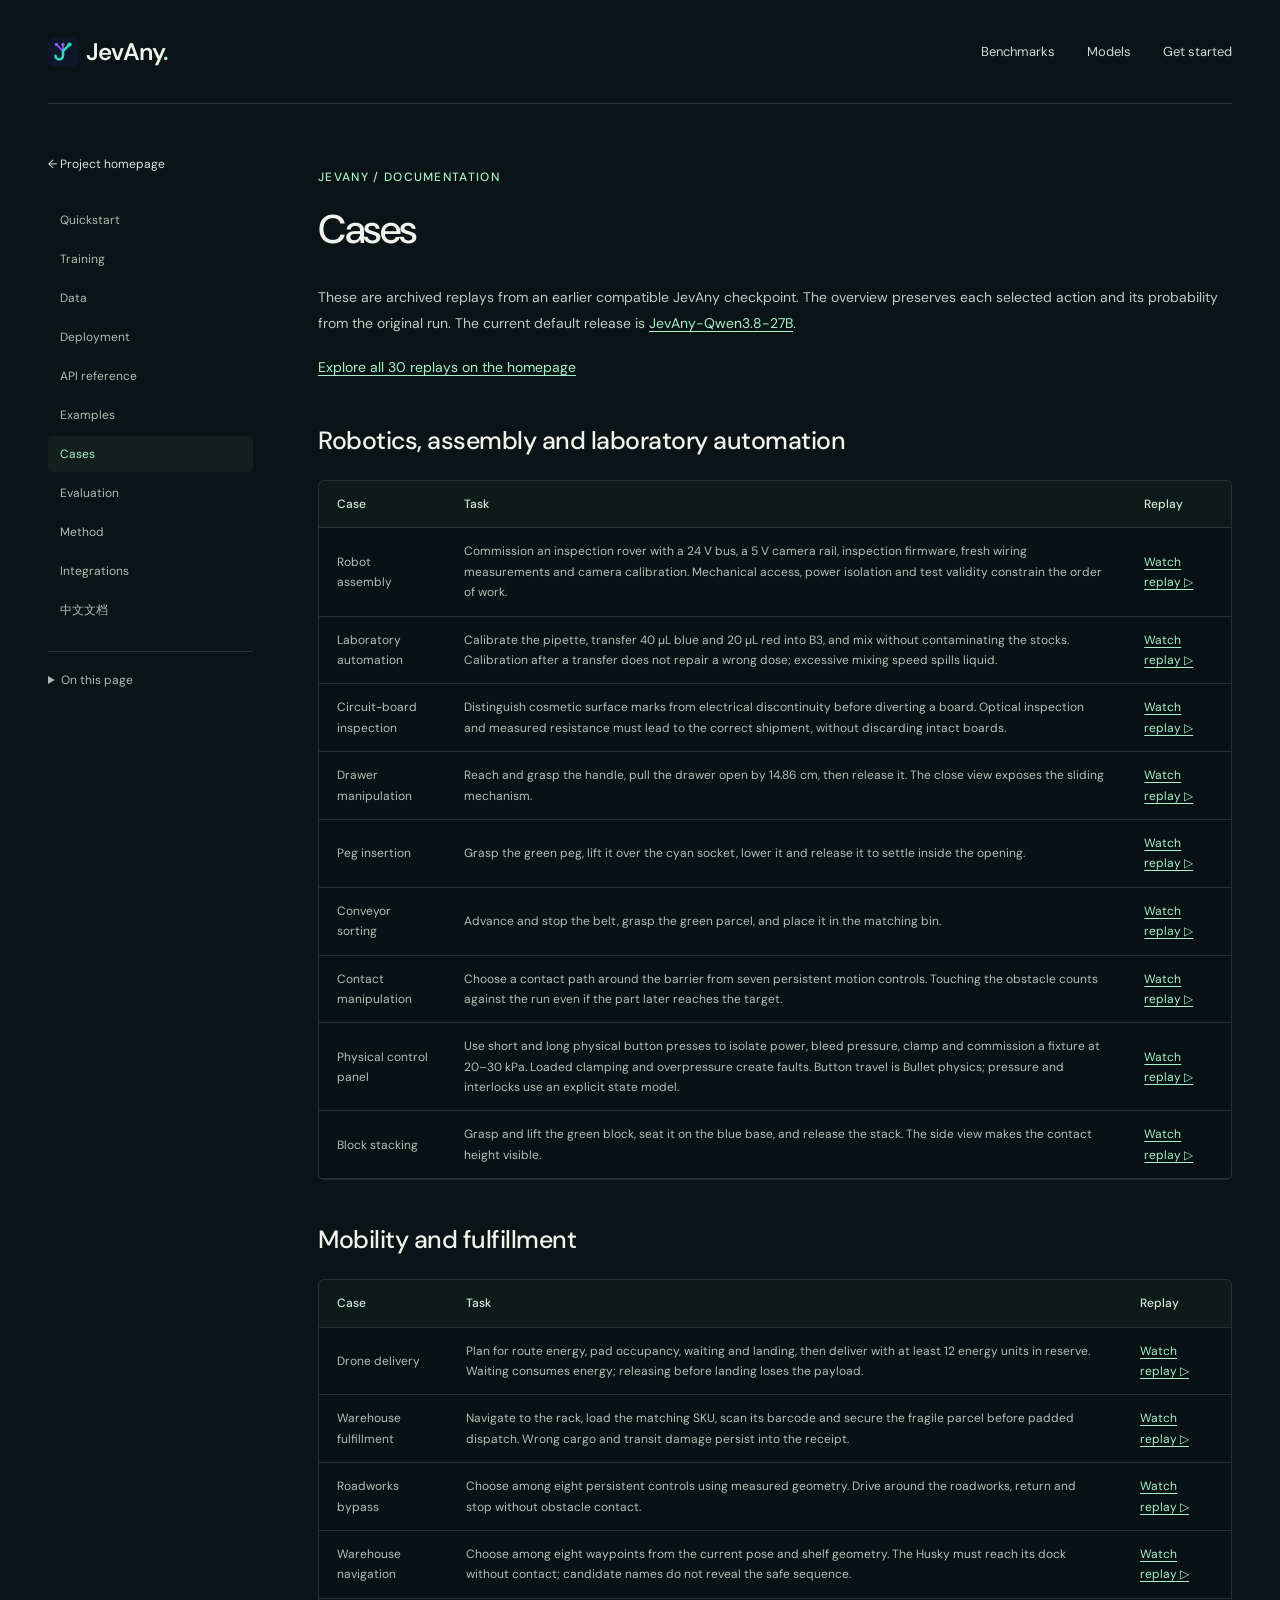
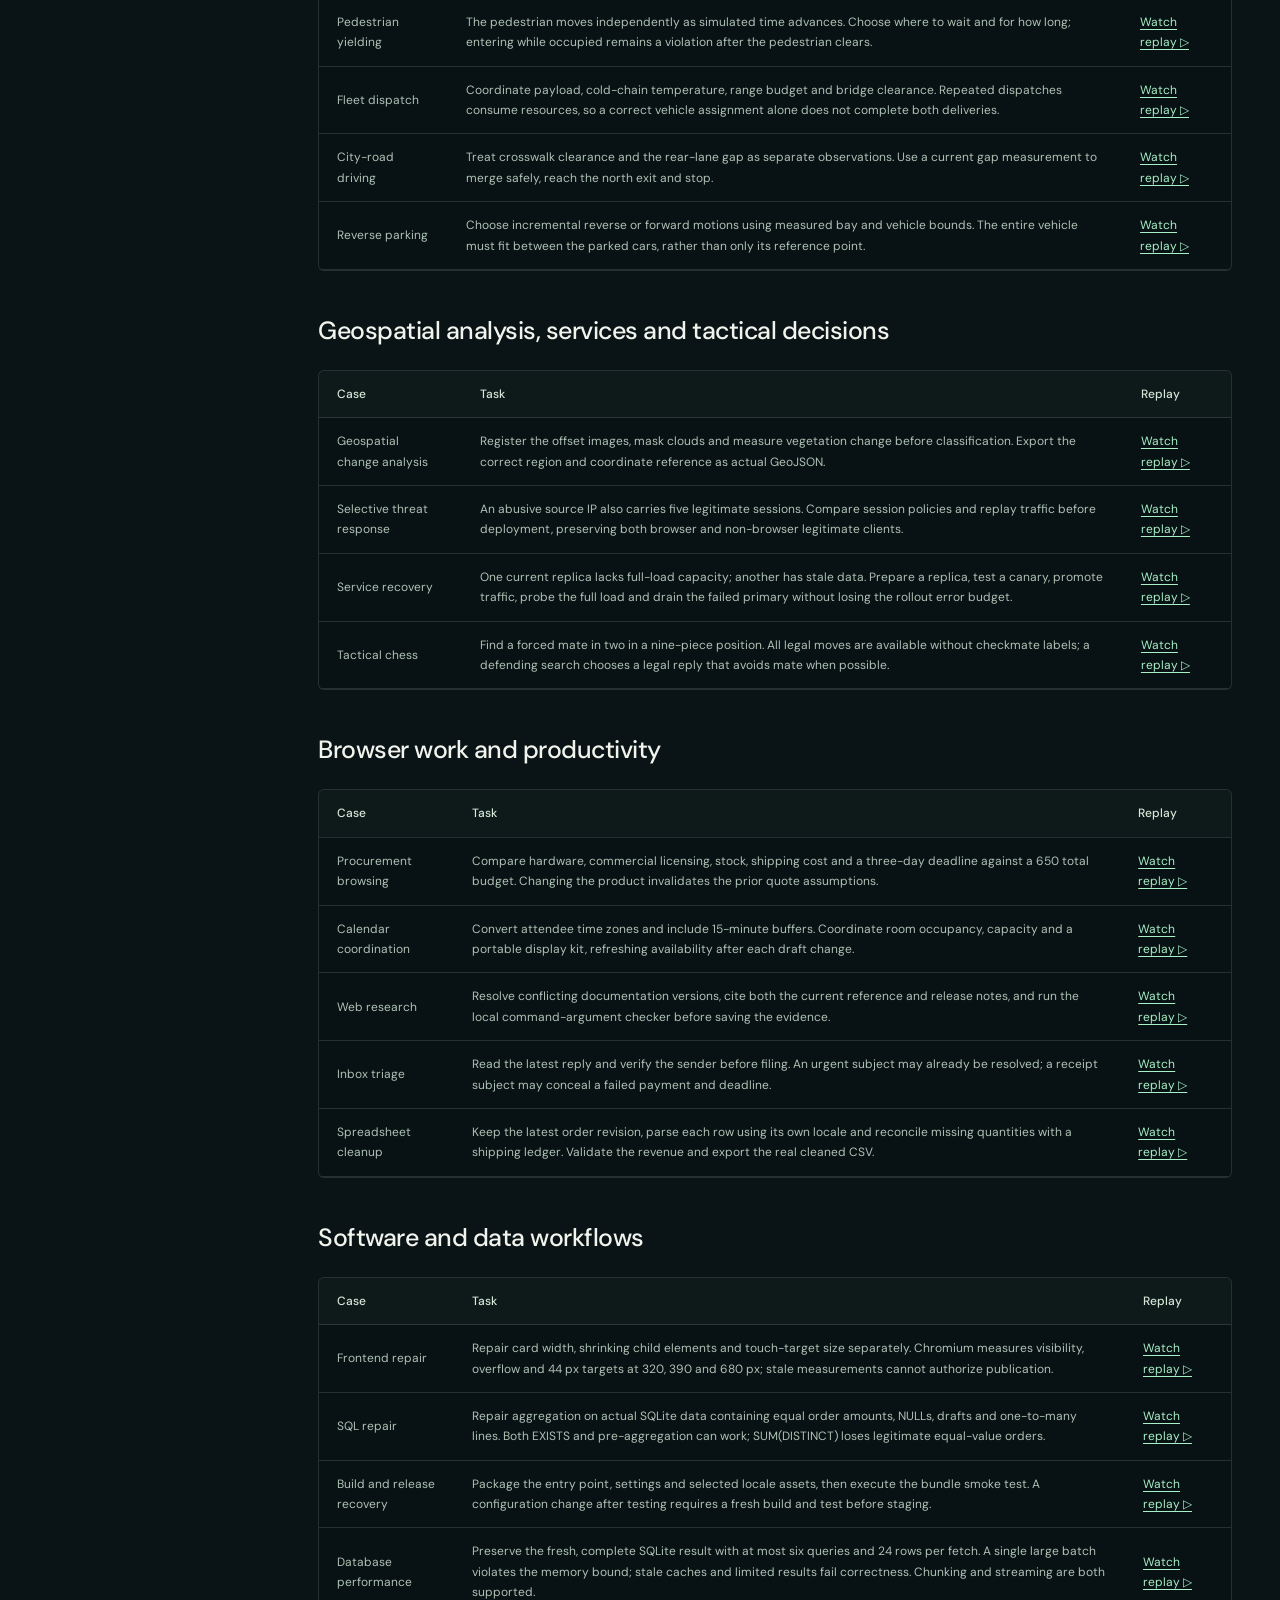
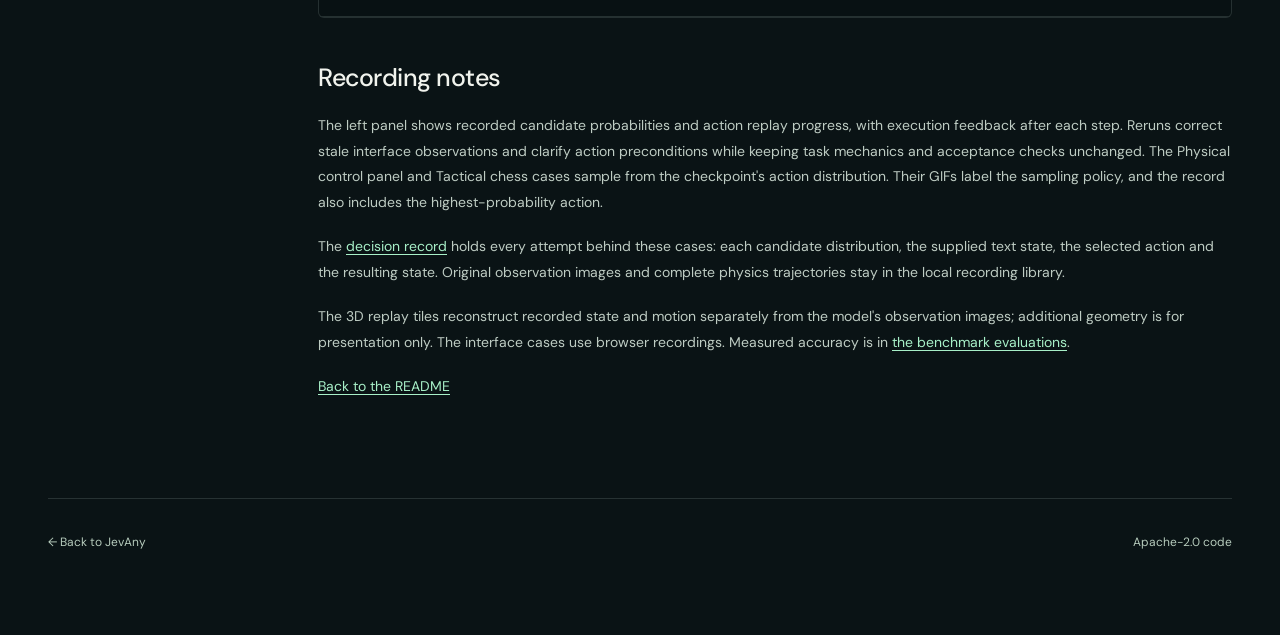
<file: site/docs/CASES.html>
<!doctype html>
<html lang="en"><head><meta charset="utf-8">
<meta name="viewport" content="width=device-width, initial-scale=1"><meta name="theme-color" content="#0a1114">
<title>Cases — JevAny</title><link rel="stylesheet" href="../styles.css"><link rel="icon" href="../assets/favicon.svg" type="image/svg+xml"></head>
<body class="docs-page"><a class="skip-link" href="#content">Skip to content</a>
<header class="site-header wrap"><a class="brand" href="../index.html"><img src="../assets/favicon.svg" width="30" height="30" alt=""><span>JevAny<span class="brand-period">.</span></span></a>
<nav aria-label="Main navigation"><a href="../index.html#benchmarks">Benchmarks</a><a href="../index.html#models">Models</a><a href="../index.html#get-started">Get started</a></nav></header>
<div class="docs-layout wrap"><aside class="docs-sidebar"><a class="text-link" href="../index.html">← Project homepage</a><nav aria-label="Documentation"><a href="quickstart.html">Quickstart</a><a href="TRAINING.html">Training</a><a href="DATA.html">Data</a><a href="DEPLOYMENT.html">Deployment</a><a href="API.html">API reference</a><a href="examples.html">Examples</a><a href="CASES.html" aria-current="page">Cases</a><a href="EVALUATION.html">Evaluation</a><a href="ALGORITHM.html">Method</a><a href="INTEGRATIONS.html">Integrations</a><a href="zh.html">中文文档</a></nav>
<details class="doc-toc"><summary>On this page</summary><div class="toc">
<ul>
<li><a href="#robotics-assembly-and-laboratory-automation">Robotics, assembly and laboratory automation</a></li>
<li><a href="#mobility-and-fulfillment">Mobility and fulfillment</a></li>
<li><a href="#geospatial-analysis-services-and-tactical-decisions">Geospatial analysis, services and tactical decisions</a></li>
<li><a href="#browser-work-and-productivity">Browser work and productivity</a></li>
<li><a href="#software-and-data-workflows">Software and data workflows</a></li>
<li><a href="#recording-notes">Recording notes</a></li>
</ul>
</div>
</details></aside>
<main id="content" class="doc-content"><p class="eyebrow">JEVANY / DOCUMENTATION</p><h1>Cases</h1><p>These are archived replays from an earlier compatible JevAny checkpoint. The
overview preserves each selected action and its probability from the original
run. The current default release is
<a href="https://huggingface.co/SimpleJev/JevAny-Qwen3.8-27B-LoRA">JevAny-Qwen3.8-27B</a>.</p>
<p><a href="../index.html#case-library">Explore all 30 replays on the homepage</a></p>
<h2 id="robotics-assembly-and-laboratory-automation">Robotics, assembly and laboratory automation</h2>
<div class="table-scroll" tabindex="0" role="region" aria-label="Documentation table"><table>
<thead>
<tr>
<th>Case</th>
<th>Task</th>
<th>Replay</th>
</tr>
</thead>
<tbody>
<tr>
<td>Robot assembly</td>
<td>Commission an inspection rover with a 24 V bus, a 5 V camera rail, inspection firmware, fresh wiring measurements and camera calibration. Mechanical access, power isolation and test validity constrain the order of work.</td>
<td><a href="../assets/media/assembly.mp4" class="doc-replay">Watch replay ▷</a></td>
</tr>
<tr>
<td>Laboratory automation</td>
<td>Calibrate the pipette, transfer 40 µL blue and 20 µL red into B3, and mix without contaminating the stocks. Calibration after a transfer does not repair a wrong dose; excessive mixing speed spills liquid.</td>
<td><a href="../assets/media/lab.mp4" class="doc-replay">Watch replay ▷</a></td>
</tr>
<tr>
<td>Circuit-board inspection</td>
<td>Distinguish cosmetic surface marks from electrical discontinuity before diverting a board. Optical inspection and measured resistance must lead to the correct shipment, without discarding intact boards.</td>
<td><a href="../assets/media/quality.mp4" class="doc-replay">Watch replay ▷</a></td>
</tr>
<tr>
<td>Drawer manipulation</td>
<td>Reach and grasp the handle, pull the drawer open by 14.86 cm, then release it. The close view exposes the sliding mechanism.</td>
<td><a href="../assets/media/drawer_opening.mp4" class="doc-replay">Watch replay ▷</a></td>
</tr>
<tr>
<td>Peg insertion</td>
<td>Grasp the green peg, lift it over the cyan socket, lower it and release it to settle inside the opening.</td>
<td><a href="../assets/media/peg_insertion.mp4" class="doc-replay">Watch replay ▷</a></td>
</tr>
<tr>
<td>Conveyor sorting</td>
<td>Advance and stop the belt, grasp the green parcel, and place it in the matching bin.</td>
<td><a href="../assets/media/conveyor_sorting.mp4" class="doc-replay">Watch replay ▷</a></td>
</tr>
<tr>
<td>Contact manipulation</td>
<td>Choose a contact path around the barrier from seven persistent motion controls. Touching the obstacle counts against the run even if the part later reaches the target.</td>
<td><a href="../assets/media/obstacle_push.mp4" class="doc-replay">Watch replay ▷</a></td>
</tr>
<tr>
<td>Physical control panel</td>
<td>Use short and long physical button presses to isolate power, bleed pressure, clamp and commission a fixture at 20–30 kPa. Loaded clamping and overpressure create faults. Button travel is Bullet physics; pressure and interlocks use an explicit state model.</td>
<td><a href="../assets/media/control_panel.mp4" class="doc-replay">Watch replay ▷</a></td>
</tr>
<tr>
<td>Block stacking</td>
<td>Grasp and lift the green block, seat it on the blue base, and release the stack. The side view makes the contact height visible.</td>
<td><a href="../assets/media/block_stacking.mp4" class="doc-replay">Watch replay ▷</a></td>
</tr>
</tbody>
</table></div>
<h2 id="mobility-and-fulfillment">Mobility and fulfillment</h2>
<div class="table-scroll" tabindex="0" role="region" aria-label="Documentation table"><table>
<thead>
<tr>
<th>Case</th>
<th>Task</th>
<th>Replay</th>
</tr>
</thead>
<tbody>
<tr>
<td>Drone delivery</td>
<td>Plan for route energy, pad occupancy, waiting and landing, then deliver with at least 12 energy units in reserve. Waiting consumes energy; releasing before landing loses the payload.</td>
<td><a href="../assets/media/drone.mp4" class="doc-replay">Watch replay ▷</a></td>
</tr>
<tr>
<td>Warehouse fulfillment</td>
<td>Navigate to the rack, load the matching SKU, scan its barcode and secure the fragile parcel before padded dispatch. Wrong cargo and transit damage persist into the receipt.</td>
<td><a href="../assets/media/warehouse.mp4" class="doc-replay">Watch replay ▷</a></td>
</tr>
<tr>
<td>Roadworks bypass</td>
<td>Choose among eight persistent controls using measured geometry. Drive around the roadworks, return and stop without obstacle contact.</td>
<td><a href="../assets/media/lane_change.mp4" class="doc-replay">Watch replay ▷</a></td>
</tr>
<tr>
<td>Warehouse navigation</td>
<td>Choose among eight waypoints from the current pose and shelf geometry. The Husky must reach its dock without contact; candidate names do not reveal the safe sequence.</td>
<td><a href="../assets/media/warehouse_rover.mp4" class="doc-replay">Watch replay ▷</a></td>
</tr>
<tr>
<td>Pedestrian yielding</td>
<td>The pedestrian moves independently as simulated time advances. Choose where to wait and for how long; entering while occupied remains a violation after the pedestrian clears.</td>
<td><a href="../assets/media/crosswalk.mp4" class="doc-replay">Watch replay ▷</a></td>
</tr>
<tr>
<td>Fleet dispatch</td>
<td>Coordinate payload, cold-chain temperature, range budget and bridge clearance. Repeated dispatches consume resources, so a correct vehicle assignment alone does not complete both deliveries.</td>
<td><a href="../assets/media/fleet.mp4" class="doc-replay">Watch replay ▷</a></td>
</tr>
<tr>
<td>City-road driving</td>
<td>Treat crosswalk clearance and the rear-lane gap as separate observations. Use a current gap measurement to merge safely, reach the north exit and stop.</td>
<td><a href="../assets/media/driving.mp4" class="doc-replay">Watch replay ▷</a></td>
</tr>
<tr>
<td>Reverse parking</td>
<td>Choose incremental reverse or forward motions using measured bay and vehicle bounds. The entire vehicle must fit between the parked cars, rather than only its reference point.</td>
<td><a href="../assets/media/reverse_parking.mp4" class="doc-replay">Watch replay ▷</a></td>
</tr>
</tbody>
</table></div>
<h2 id="geospatial-analysis-services-and-tactical-decisions">Geospatial analysis, services and tactical decisions</h2>
<div class="table-scroll" tabindex="0" role="region" aria-label="Documentation table"><table>
<thead>
<tr>
<th>Case</th>
<th>Task</th>
<th>Replay</th>
</tr>
</thead>
<tbody>
<tr>
<td>Geospatial change analysis</td>
<td>Register the offset images, mask clouds and measure vegetation change before classification. Export the correct region and coordinate reference as actual GeoJSON.</td>
<td><a href="../assets/media/satellite.mp4" class="doc-replay">Watch replay ▷</a></td>
</tr>
<tr>
<td>Selective threat response</td>
<td>An abusive source IP also carries five legitimate sessions. Compare session policies and replay traffic before deployment, preserving both browser and non-browser legitimate clients.</td>
<td><a href="../assets/media/security.mp4" class="doc-replay">Watch replay ▷</a></td>
</tr>
<tr>
<td>Service recovery</td>
<td>One current replica lacks full-load capacity; another has stale data. Prepare a replica, test a canary, promote traffic, probe the full load and drain the failed primary without losing the rollout error budget.</td>
<td><a href="../assets/media/service.mp4" class="doc-replay">Watch replay ▷</a></td>
</tr>
<tr>
<td>Tactical chess</td>
<td>Find a forced mate in two in a nine-piece position. All legal moves are available without checkmate labels; a defending search chooses a legal reply that avoids mate when possible.</td>
<td><a href="../assets/media/chess.mp4" class="doc-replay">Watch replay ▷</a></td>
</tr>
</tbody>
</table></div>
<h2 id="browser-work-and-productivity">Browser work and productivity</h2>
<div class="table-scroll" tabindex="0" role="region" aria-label="Documentation table"><table>
<thead>
<tr>
<th>Case</th>
<th>Task</th>
<th>Replay</th>
</tr>
</thead>
<tbody>
<tr>
<td>Procurement browsing</td>
<td>Compare hardware, commercial licensing, stock, shipping cost and a three-day deadline against a 650 total budget. Changing the product invalidates the prior quote assumptions.</td>
<td><a href="../assets/media/procurement.mp4" class="doc-replay">Watch replay ▷</a></td>
</tr>
<tr>
<td>Calendar coordination</td>
<td>Convert attendee time zones and include 15-minute buffers. Coordinate room occupancy, capacity and a portable display kit, refreshing availability after each draft change.</td>
<td><a href="../assets/media/calendar.mp4" class="doc-replay">Watch replay ▷</a></td>
</tr>
<tr>
<td>Web research</td>
<td>Resolve conflicting documentation versions, cite both the current reference and release notes, and run the local command-argument checker before saving the evidence.</td>
<td><a href="../assets/media/research.mp4" class="doc-replay">Watch replay ▷</a></td>
</tr>
<tr>
<td>Inbox triage</td>
<td>Read the latest reply and verify the sender before filing. An urgent subject may already be resolved; a receipt subject may conceal a failed payment and deadline.</td>
<td><a href="../assets/media/inbox.mp4" class="doc-replay">Watch replay ▷</a></td>
</tr>
<tr>
<td>Spreadsheet cleanup</td>
<td>Keep the latest order revision, parse each row using its own locale and reconcile missing quantities with a shipping ledger. Validate the revenue and export the real cleaned CSV.</td>
<td><a href="../assets/media/spreadsheet.mp4" class="doc-replay">Watch replay ▷</a></td>
</tr>
</tbody>
</table></div>
<h2 id="software-and-data-workflows">Software and data workflows</h2>
<div class="table-scroll" tabindex="0" role="region" aria-label="Documentation table"><table>
<thead>
<tr>
<th>Case</th>
<th>Task</th>
<th>Replay</th>
</tr>
</thead>
<tbody>
<tr>
<td>Frontend repair</td>
<td>Repair card width, shrinking child elements and touch-target size separately. Chromium measures visibility, overflow and 44 px targets at 320, 390 and 680 px; stale measurements cannot authorize publication.</td>
<td><a href="../assets/media/frontend.mp4" class="doc-replay">Watch replay ▷</a></td>
</tr>
<tr>
<td>SQL repair</td>
<td>Repair aggregation on actual SQLite data containing equal order amounts, NULLs, drafts and one-to-many lines. Both EXISTS and pre-aggregation can work; SUM(DISTINCT) loses legitimate equal-value orders.</td>
<td><a href="../assets/media/sql.mp4" class="doc-replay">Watch replay ▷</a></td>
</tr>
<tr>
<td>Build and release recovery</td>
<td>Package the entry point, settings and selected locale assets, then execute the bundle smoke test. A configuration change after testing requires a fresh build and test before staging.</td>
<td><a href="../assets/media/ci.mp4" class="doc-replay">Watch replay ▷</a></td>
</tr>
<tr>
<td>Database performance</td>
<td>Preserve the fresh, complete SQLite result with at most six queries and 24 rows per fetch. A single large batch violates the memory bound; stale caches and limited results fail correctness. Chunking and streaming are both supported.</td>
<td><a href="../assets/media/performance.mp4" class="doc-replay">Watch replay ▷</a></td>
</tr>
</tbody>
</table></div>
<h2 id="recording-notes">Recording notes</h2>
<p>The left panel shows recorded candidate probabilities and action replay progress, with execution feedback after each step. Reruns correct stale interface observations and clarify action preconditions while keeping task mechanics and acceptance checks unchanged. The Physical control panel and Tactical chess cases sample from the checkpoint's action distribution. Their GIFs label the sampling policy, and the record also includes the highest-probability action.</p>
<p>The <a href="../files/docs/demos/case-showcase.json">decision record</a> holds every attempt behind these cases: each candidate distribution, the supplied text state, the selected action and the resulting state. Original observation images and complete physics trajectories stay in the local recording library.</p>
<p>The 3D replay tiles reconstruct recorded state and motion separately from the model's observation images; additional geometry is for presentation only. The interface cases use browser recordings. Measured accuracy is in <a href="EVALUATION.html">the benchmark evaluations</a>.</p>
<p><a href="quickstart.html">Back to the README</a></p></main></div>
<footer class="site-footer wrap"><a href="../index.html">← Back to JevAny</a><a href="license.html">Apache-2.0 code</a></footer></body></html>
</file>
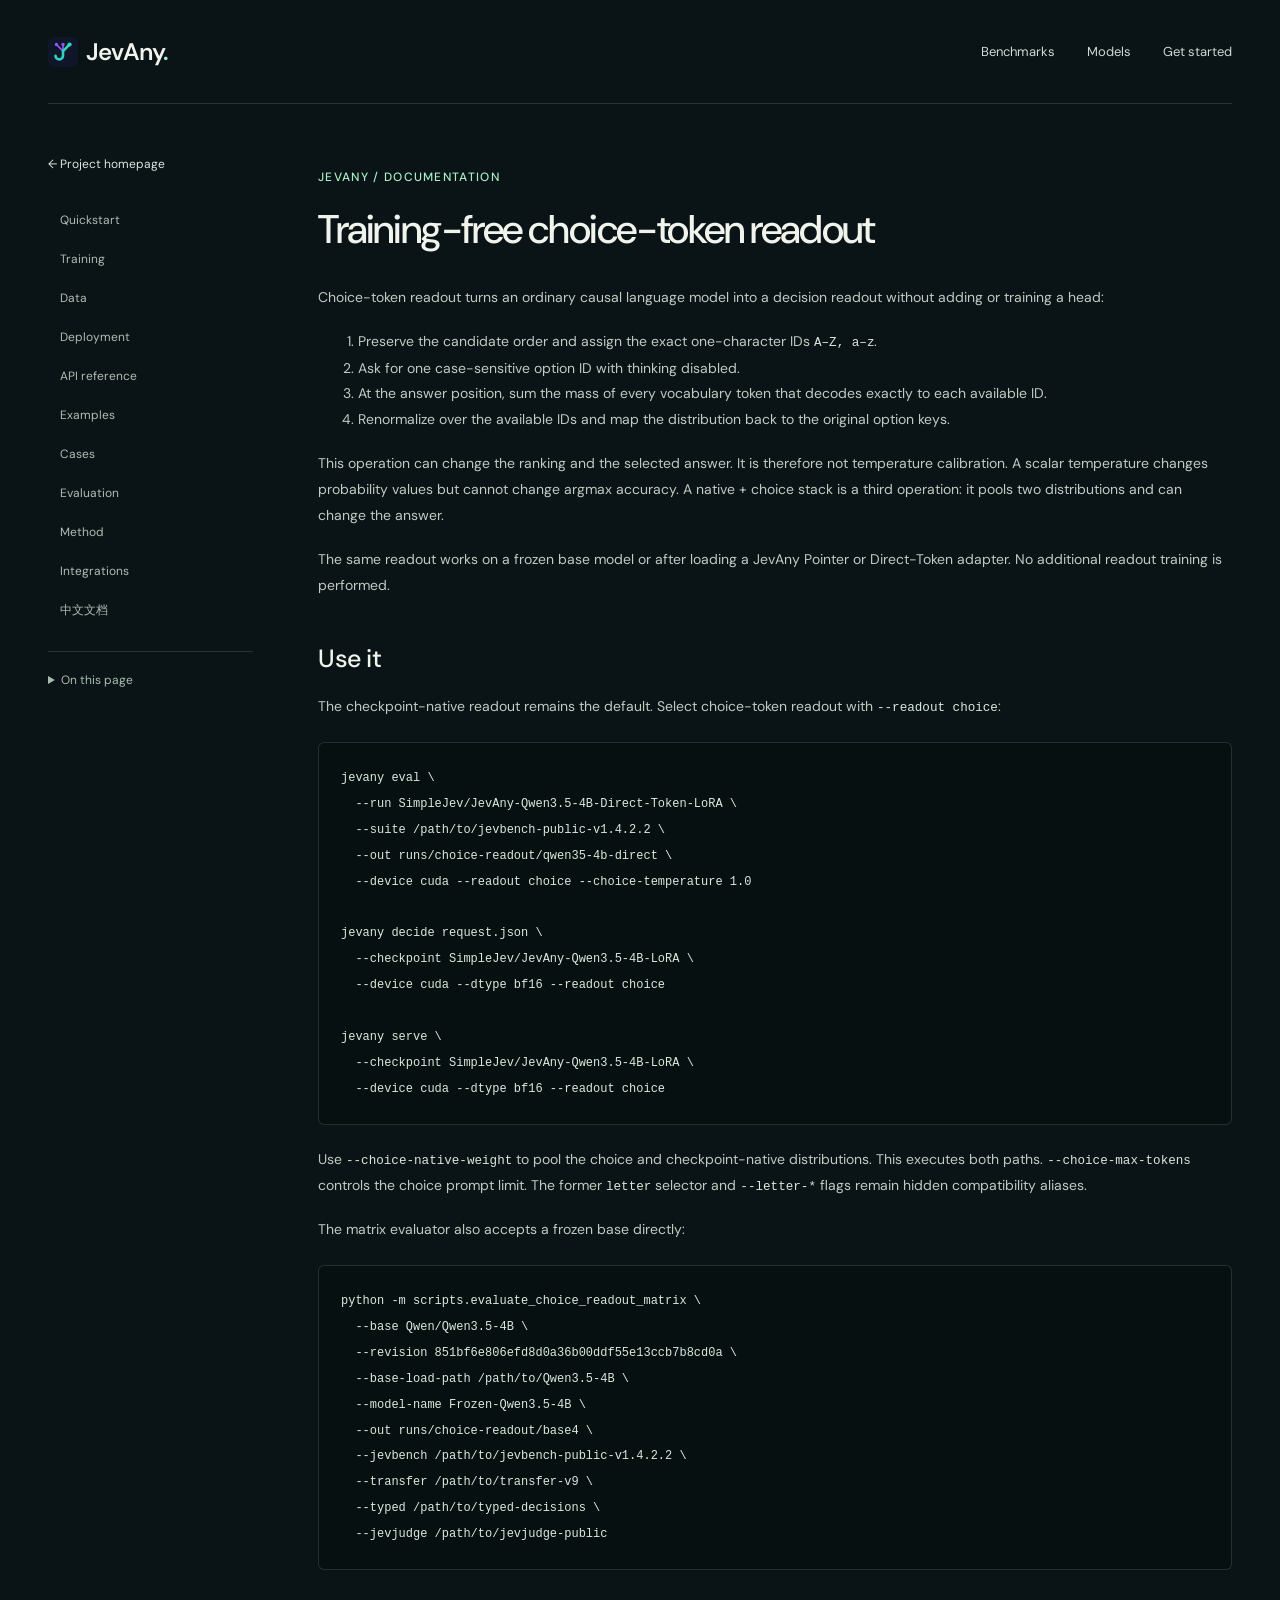
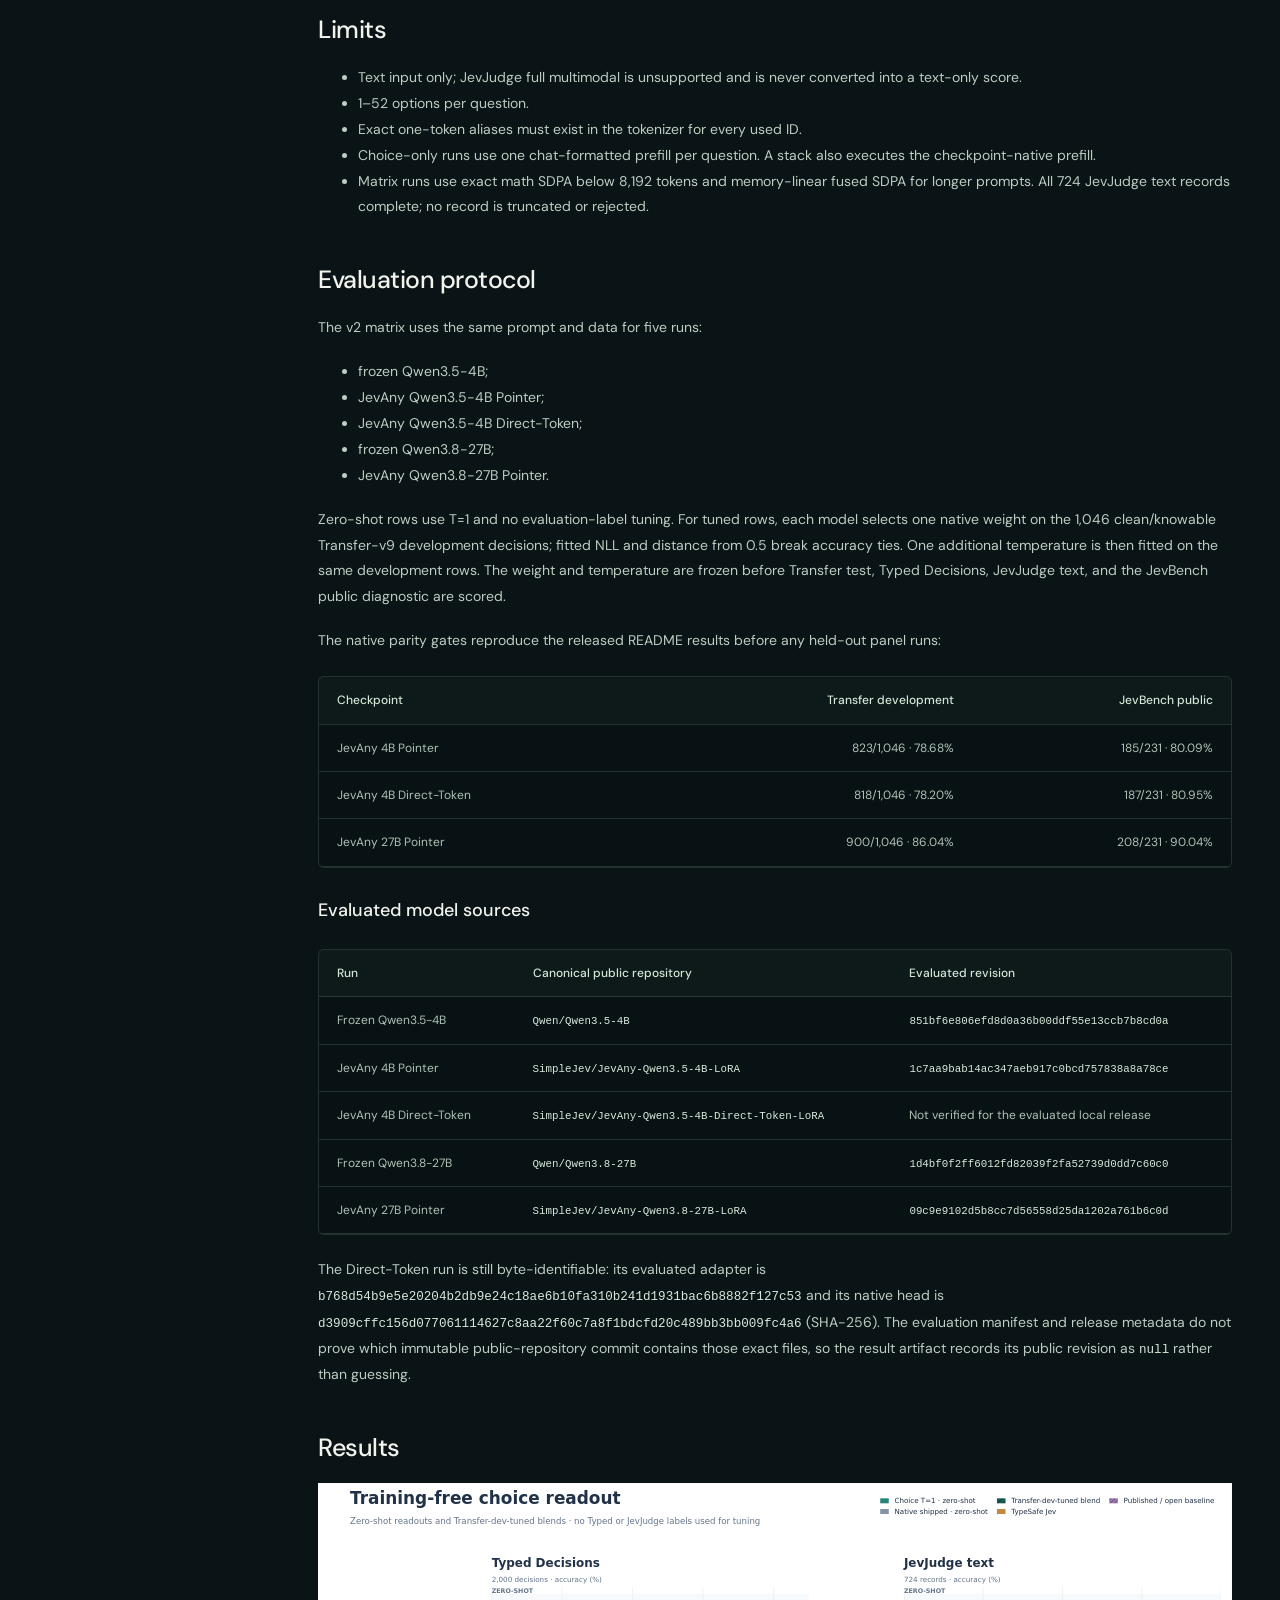
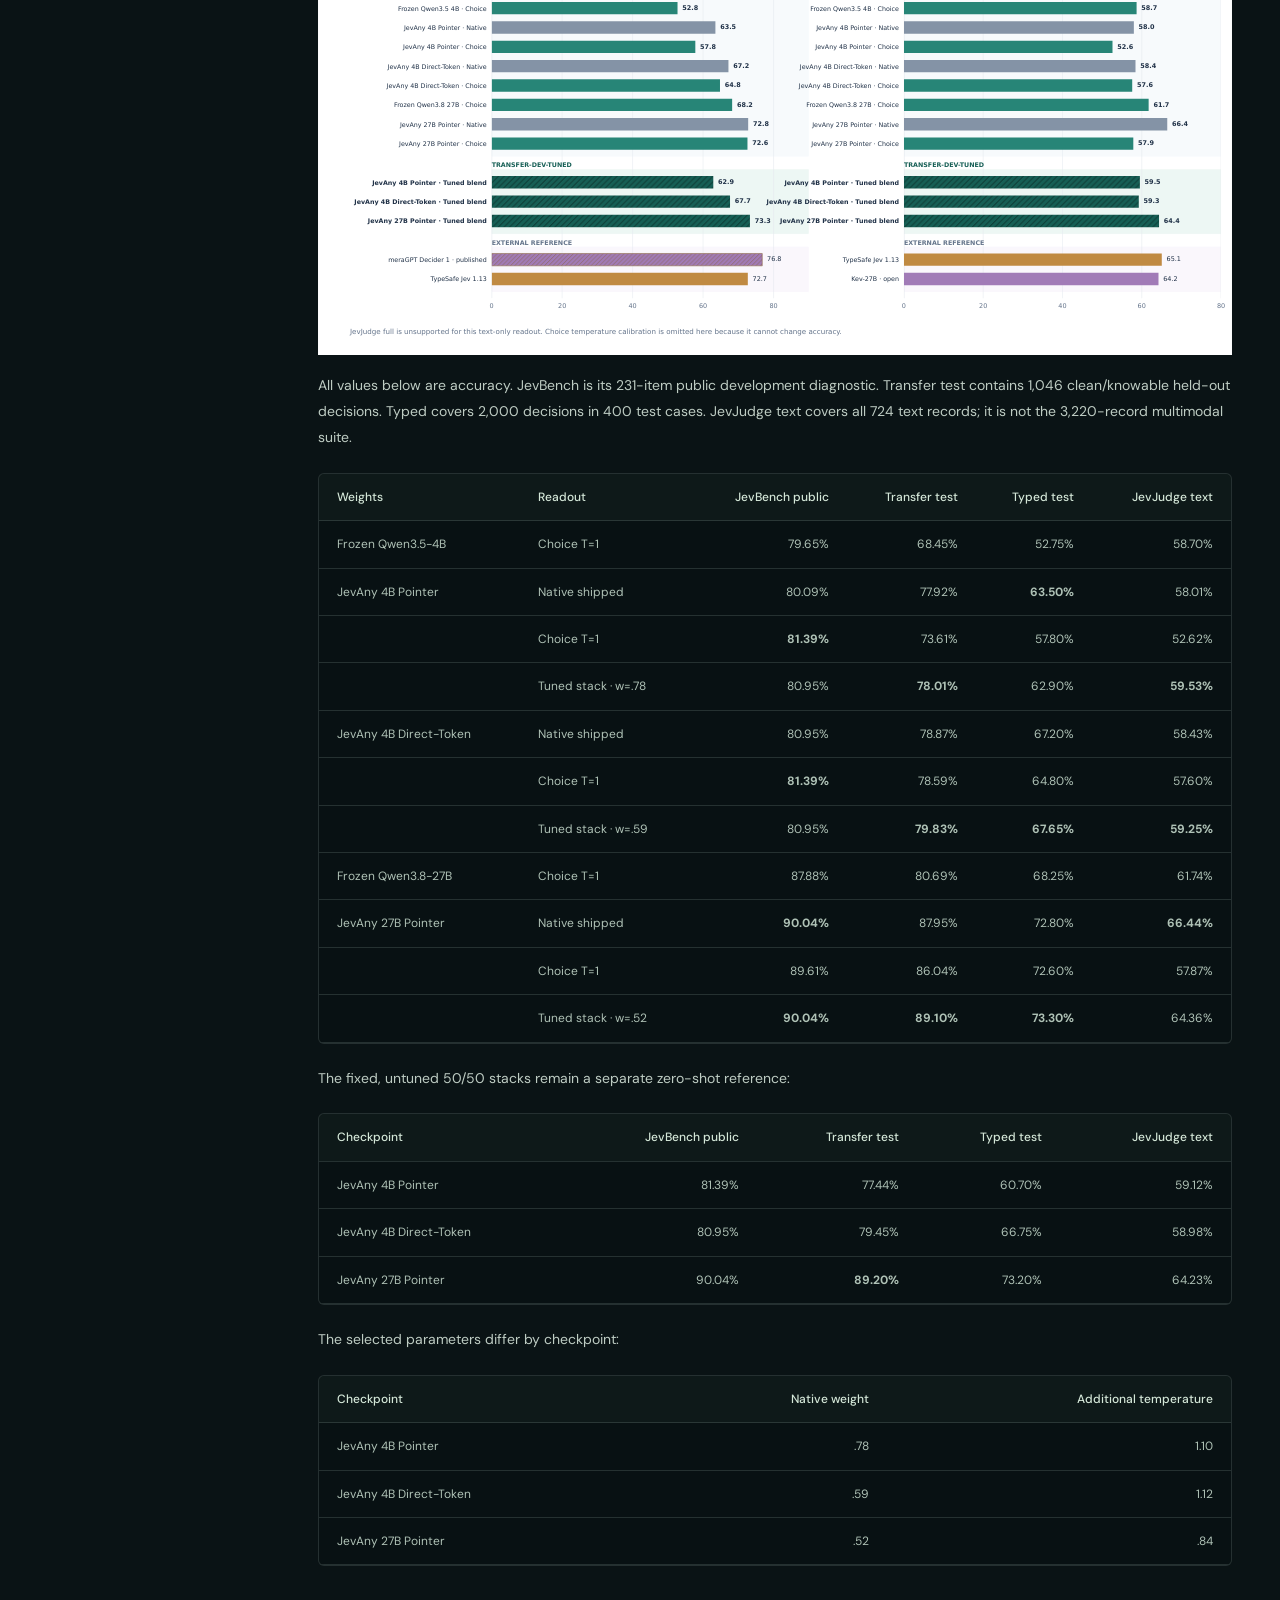
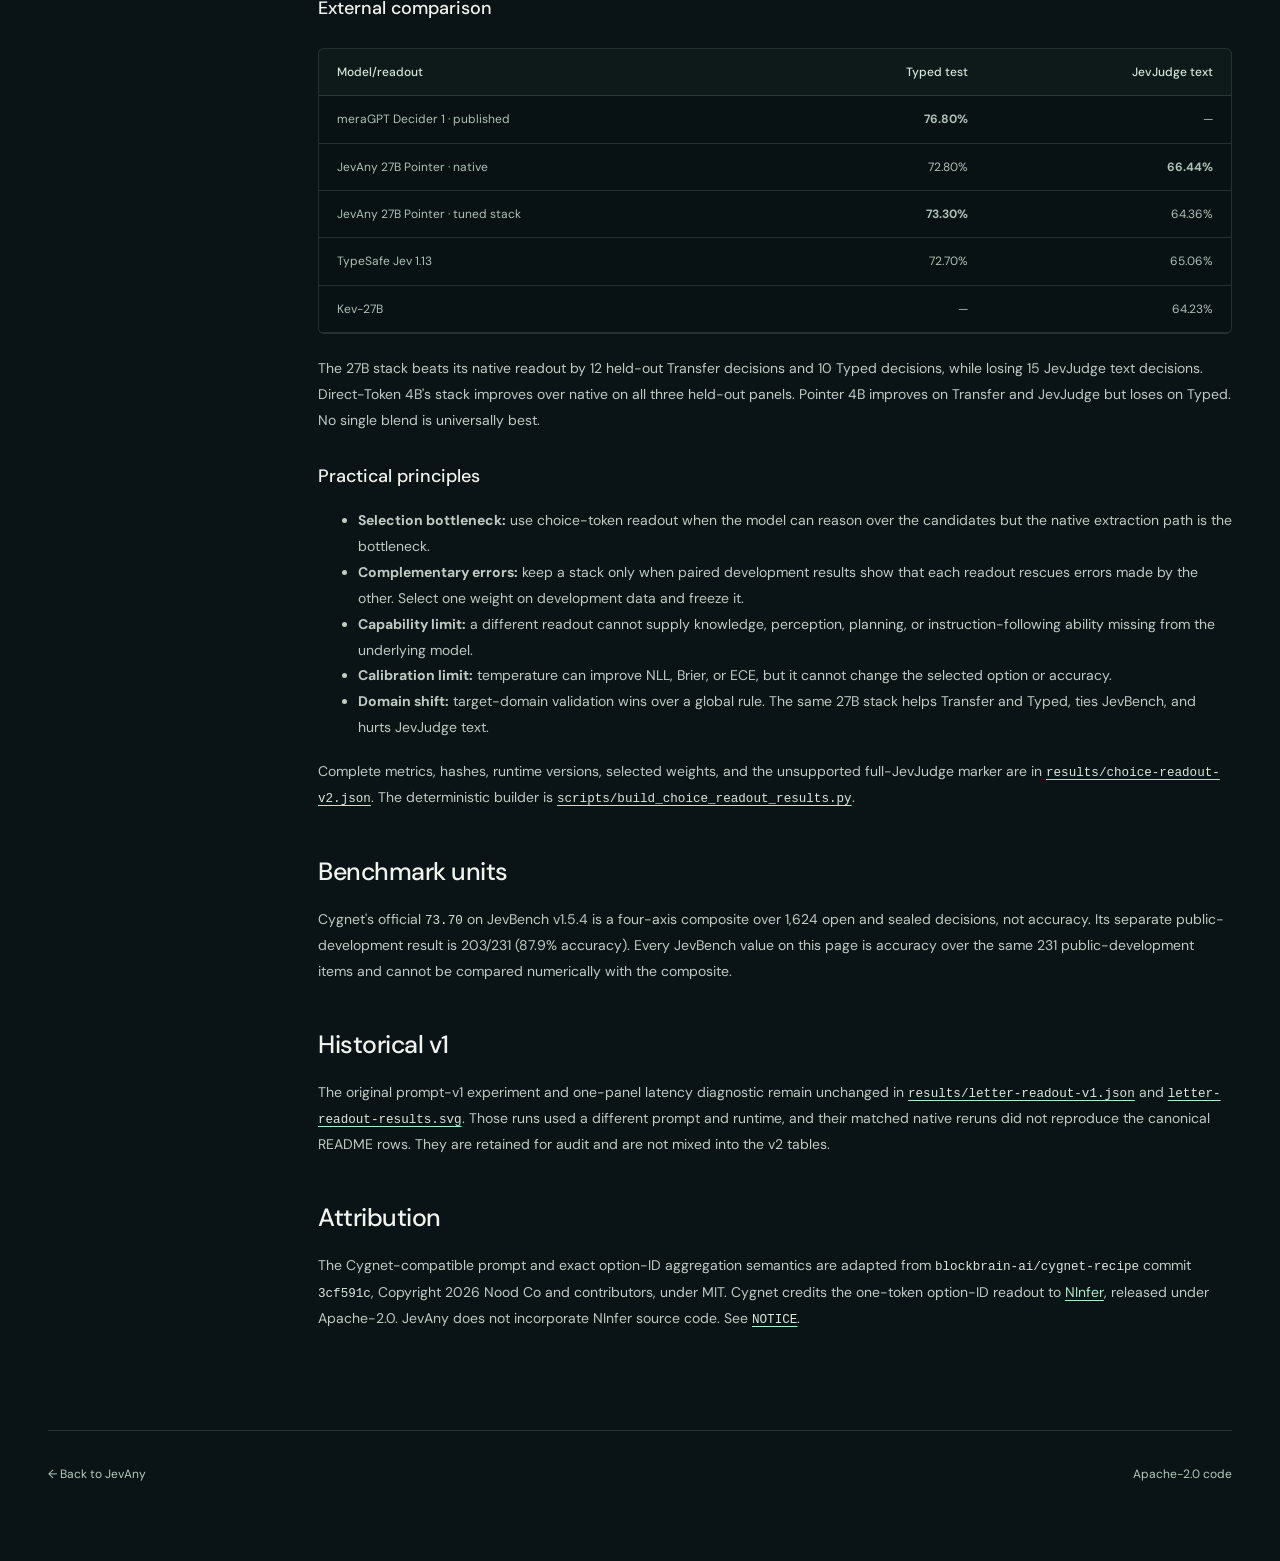
<file: site/docs/CHOICE_READOUT.html>
<!doctype html>
<html lang="en"><head><meta charset="utf-8">
<meta name="viewport" content="width=device-width, initial-scale=1"><meta name="theme-color" content="#0a1114">
<title>Training-free choice-token readout — JevAny</title><link rel="stylesheet" href="../styles.css"><link rel="icon" href="../assets/favicon.svg" type="image/svg+xml"></head>
<body class="docs-page"><a class="skip-link" href="#content">Skip to content</a>
<header class="site-header wrap"><a class="brand" href="../index.html"><img src="../assets/favicon.svg" width="30" height="30" alt=""><span>JevAny<span class="brand-period">.</span></span></a>
<nav aria-label="Main navigation"><a href="../index.html#benchmarks">Benchmarks</a><a href="../index.html#models">Models</a><a href="../index.html#get-started">Get started</a></nav></header>
<div class="docs-layout wrap"><aside class="docs-sidebar"><a class="text-link" href="../index.html">← Project homepage</a><nav aria-label="Documentation"><a href="quickstart.html">Quickstart</a><a href="TRAINING.html">Training</a><a href="DATA.html">Data</a><a href="DEPLOYMENT.html">Deployment</a><a href="API.html">API reference</a><a href="examples.html">Examples</a><a href="CASES.html">Cases</a><a href="EVALUATION.html">Evaluation</a><a href="ALGORITHM.html">Method</a><a href="INTEGRATIONS.html">Integrations</a><a href="zh.html">中文文档</a></nav>
<details class="doc-toc"><summary>On this page</summary><div class="toc">
<ul>
<li><a href="#use-it">Use it</a></li>
<li><a href="#limits">Limits</a></li>
<li><a href="#evaluation-protocol">Evaluation protocol</a><ul>
<li><a href="#evaluated-model-sources">Evaluated model sources</a></li>
</ul>
</li>
<li><a href="#results">Results</a><ul>
<li><a href="#external-comparison">External comparison</a></li>
<li><a href="#practical-principles">Practical principles</a></li>
</ul>
</li>
<li><a href="#benchmark-units">Benchmark units</a></li>
<li><a href="#historical-v1">Historical v1</a></li>
<li><a href="#attribution">Attribution</a></li>
</ul>
</div>
</details></aside>
<main id="content" class="doc-content"><p class="eyebrow">JEVANY / DOCUMENTATION</p><h1>Training-free choice-token readout</h1><p>Choice-token readout turns an ordinary causal language model into a decision
readout without adding or training a head:</p>
<ol>
<li>Preserve the candidate order and assign the exact one-character IDs
   <code>A–Z, a–z</code>.</li>
<li>Ask for one case-sensitive option ID with thinking disabled.</li>
<li>At the answer position, sum the mass of every vocabulary token that decodes
   exactly to each available ID.</li>
<li>Renormalize over the available IDs and map the distribution back to the
   original option keys.</li>
</ol>
<p>This operation can change the ranking and the selected answer. It is therefore
not temperature calibration. A scalar temperature changes probability values
but cannot change argmax accuracy. A native + choice stack is a third operation:
it pools two distributions and can change the answer.</p>
<p>The same readout works on a frozen base model or after loading a JevAny Pointer
or Direct-Token adapter. No additional readout training is performed.</p>
<h2 id="use-it">Use it</h2>
<p>The checkpoint-native readout remains the default. Select choice-token readout
with <code>--readout choice</code>:</p>
<pre tabindex="0" role="region" aria-label="Code example"><code class="language-bash">jevany eval \
  --run SimpleJev/JevAny-Qwen3.5-4B-Direct-Token-LoRA \
  --suite /path/to/jevbench-public-v1.4.2.2 \
  --out runs/choice-readout/qwen35-4b-direct \
  --device cuda --readout choice --choice-temperature 1.0

jevany decide request.json \
  --checkpoint SimpleJev/JevAny-Qwen3.5-4B-LoRA \
  --device cuda --dtype bf16 --readout choice

jevany serve \
  --checkpoint SimpleJev/JevAny-Qwen3.5-4B-LoRA \
  --device cuda --dtype bf16 --readout choice
</code></pre>
<p>Use <code>--choice-native-weight</code> to pool the choice and checkpoint-native
distributions. This executes both paths. <code>--choice-max-tokens</code> controls the
choice prompt limit. The former <code>letter</code> selector and <code>--letter-*</code> flags remain
hidden compatibility aliases.</p>
<p>The matrix evaluator also accepts a frozen base directly:</p>
<pre tabindex="0" role="region" aria-label="Code example"><code class="language-bash">python -m scripts.evaluate_choice_readout_matrix \
  --base Qwen/Qwen3.5-4B \
  --revision 851bf6e806efd8d0a36b00ddf55e13ccb7b8cd0a \
  --base-load-path /path/to/Qwen3.5-4B \
  --model-name Frozen-Qwen3.5-4B \
  --out runs/choice-readout/base4 \
  --jevbench /path/to/jevbench-public-v1.4.2.2 \
  --transfer /path/to/transfer-v9 \
  --typed /path/to/typed-decisions \
  --jevjudge /path/to/jevjudge-public
</code></pre>
<h2 id="limits">Limits</h2>
<ul>
<li>Text input only; JevJudge full multimodal is unsupported and is never
  converted into a text-only score.</li>
<li>1–52 options per question.</li>
<li>Exact one-token aliases must exist in the tokenizer for every used ID.</li>
<li>Choice-only runs use one chat-formatted prefill per question. A stack also
  executes the checkpoint-native prefill.</li>
<li>Matrix runs use exact math SDPA below 8,192 tokens and memory-linear fused
  SDPA for longer prompts. All 724 JevJudge text records complete; no record is
  truncated or rejected.</li>
</ul>
<h2 id="evaluation-protocol">Evaluation protocol</h2>
<p>The v2 matrix uses the same prompt and data for five runs:</p>
<ul>
<li>frozen Qwen3.5-4B;</li>
<li>JevAny Qwen3.5-4B Pointer;</li>
<li>JevAny Qwen3.5-4B Direct-Token;</li>
<li>frozen Qwen3.8-27B;</li>
<li>JevAny Qwen3.8-27B Pointer.</li>
</ul>
<p>Zero-shot rows use T=1 and no evaluation-label tuning. For tuned rows, each
model selects one native weight on the 1,046 clean/knowable Transfer-v9
development decisions; fitted NLL and distance from 0.5 break accuracy ties.
One additional temperature is then fitted on the same development rows. The
weight and temperature are frozen before Transfer test, Typed Decisions,
JevJudge text, and the JevBench public diagnostic are scored.</p>
<p>The native parity gates reproduce the released README results before any
held-out panel runs:</p>
<div class="table-scroll" tabindex="0" role="region" aria-label="Documentation table"><table>
<thead>
<tr>
<th>Checkpoint</th>
<th style="text-align: right;">Transfer development</th>
<th style="text-align: right;">JevBench public</th>
</tr>
</thead>
<tbody>
<tr>
<td>JevAny 4B Pointer</td>
<td style="text-align: right;">823/1,046 · 78.68%</td>
<td style="text-align: right;">185/231 · 80.09%</td>
</tr>
<tr>
<td>JevAny 4B Direct-Token</td>
<td style="text-align: right;">818/1,046 · 78.20%</td>
<td style="text-align: right;">187/231 · 80.95%</td>
</tr>
<tr>
<td>JevAny 27B Pointer</td>
<td style="text-align: right;">900/1,046 · 86.04%</td>
<td style="text-align: right;">208/231 · 90.04%</td>
</tr>
</tbody>
</table></div>
<h3 id="evaluated-model-sources">Evaluated model sources</h3>
<div class="table-scroll" tabindex="0" role="region" aria-label="Documentation table"><table>
<thead>
<tr>
<th>Run</th>
<th>Canonical public repository</th>
<th>Evaluated revision</th>
</tr>
</thead>
<tbody>
<tr>
<td>Frozen Qwen3.5-4B</td>
<td><code>Qwen/Qwen3.5-4B</code></td>
<td><code>851bf6e806efd8d0a36b00ddf55e13ccb7b8cd0a</code></td>
</tr>
<tr>
<td>JevAny 4B Pointer</td>
<td><code>SimpleJev/JevAny-Qwen3.5-4B-LoRA</code></td>
<td><code>1c7aa9bab14ac347aeb917c0bcd757838a8a78ce</code></td>
</tr>
<tr>
<td>JevAny 4B Direct-Token</td>
<td><code>SimpleJev/JevAny-Qwen3.5-4B-Direct-Token-LoRA</code></td>
<td>Not verified for the evaluated local release</td>
</tr>
<tr>
<td>Frozen Qwen3.8-27B</td>
<td><code>Qwen/Qwen3.8-27B</code></td>
<td><code>1d4bf0f2ff6012fd82039f2fa52739d0dd7c60c0</code></td>
</tr>
<tr>
<td>JevAny 27B Pointer</td>
<td><code>SimpleJev/JevAny-Qwen3.8-27B-LoRA</code></td>
<td><code>09c9e9102d5b8cc7d56558d25da1202a761b6c0d</code></td>
</tr>
</tbody>
</table></div>
<p>The Direct-Token run is still byte-identifiable: its evaluated adapter is
<code>b768d54b9e5e20204b2db9e24c18ae6b10fa310b241d1931bac6b8882f127c53</code>
and its native head is
<code>d3909cffc156d077061114627c8aa22f60c7a8f1bdcfd20c489bb3bb009fc4a6</code>
(SHA-256). The evaluation manifest and release metadata do not prove which
immutable public-repository commit contains those exact files, so the result
artifact records its public revision as <code>null</code> rather than guessing.</p>
<h2 id="results">Results</h2>
<p><img loading="lazy" alt="Training-free choice-token, checkpoint-native, Transfer-dev-tuned blend, and external baseline accuracy on Typed Decisions and JevJudge text" src="../files/docs/choice-readout-results.svg" /></p>
<p>All values below are accuracy. JevBench is its 231-item public development
diagnostic. Transfer test contains 1,046 clean/knowable held-out decisions.
Typed covers 2,000 decisions in 400 test cases. JevJudge text covers all 724
text records; it is not the 3,220-record multimodal suite.</p>
<div class="table-scroll" tabindex="0" role="region" aria-label="Documentation table"><table>
<thead>
<tr>
<th>Weights</th>
<th>Readout</th>
<th style="text-align: right;">JevBench public</th>
<th style="text-align: right;">Transfer test</th>
<th style="text-align: right;">Typed test</th>
<th style="text-align: right;">JevJudge text</th>
</tr>
</thead>
<tbody>
<tr>
<td>Frozen Qwen3.5-4B</td>
<td>Choice T=1</td>
<td style="text-align: right;">79.65%</td>
<td style="text-align: right;">68.45%</td>
<td style="text-align: right;">52.75%</td>
<td style="text-align: right;">58.70%</td>
</tr>
<tr>
<td>JevAny 4B Pointer</td>
<td>Native shipped</td>
<td style="text-align: right;">80.09%</td>
<td style="text-align: right;">77.92%</td>
<td style="text-align: right;"><strong>63.50%</strong></td>
<td style="text-align: right;">58.01%</td>
</tr>
<tr>
<td></td>
<td>Choice T=1</td>
<td style="text-align: right;"><strong>81.39%</strong></td>
<td style="text-align: right;">73.61%</td>
<td style="text-align: right;">57.80%</td>
<td style="text-align: right;">52.62%</td>
</tr>
<tr>
<td></td>
<td>Tuned stack · w=.78</td>
<td style="text-align: right;">80.95%</td>
<td style="text-align: right;"><strong>78.01%</strong></td>
<td style="text-align: right;">62.90%</td>
<td style="text-align: right;"><strong>59.53%</strong></td>
</tr>
<tr>
<td>JevAny 4B Direct-Token</td>
<td>Native shipped</td>
<td style="text-align: right;">80.95%</td>
<td style="text-align: right;">78.87%</td>
<td style="text-align: right;">67.20%</td>
<td style="text-align: right;">58.43%</td>
</tr>
<tr>
<td></td>
<td>Choice T=1</td>
<td style="text-align: right;"><strong>81.39%</strong></td>
<td style="text-align: right;">78.59%</td>
<td style="text-align: right;">64.80%</td>
<td style="text-align: right;">57.60%</td>
</tr>
<tr>
<td></td>
<td>Tuned stack · w=.59</td>
<td style="text-align: right;">80.95%</td>
<td style="text-align: right;"><strong>79.83%</strong></td>
<td style="text-align: right;"><strong>67.65%</strong></td>
<td style="text-align: right;"><strong>59.25%</strong></td>
</tr>
<tr>
<td>Frozen Qwen3.8-27B</td>
<td>Choice T=1</td>
<td style="text-align: right;">87.88%</td>
<td style="text-align: right;">80.69%</td>
<td style="text-align: right;">68.25%</td>
<td style="text-align: right;">61.74%</td>
</tr>
<tr>
<td>JevAny 27B Pointer</td>
<td>Native shipped</td>
<td style="text-align: right;"><strong>90.04%</strong></td>
<td style="text-align: right;">87.95%</td>
<td style="text-align: right;">72.80%</td>
<td style="text-align: right;"><strong>66.44%</strong></td>
</tr>
<tr>
<td></td>
<td>Choice T=1</td>
<td style="text-align: right;">89.61%</td>
<td style="text-align: right;">86.04%</td>
<td style="text-align: right;">72.60%</td>
<td style="text-align: right;">57.87%</td>
</tr>
<tr>
<td></td>
<td>Tuned stack · w=.52</td>
<td style="text-align: right;"><strong>90.04%</strong></td>
<td style="text-align: right;"><strong>89.10%</strong></td>
<td style="text-align: right;"><strong>73.30%</strong></td>
<td style="text-align: right;">64.36%</td>
</tr>
</tbody>
</table></div>
<p>The fixed, untuned 50/50 stacks remain a separate zero-shot reference:</p>
<div class="table-scroll" tabindex="0" role="region" aria-label="Documentation table"><table>
<thead>
<tr>
<th>Checkpoint</th>
<th style="text-align: right;">JevBench public</th>
<th style="text-align: right;">Transfer test</th>
<th style="text-align: right;">Typed test</th>
<th style="text-align: right;">JevJudge text</th>
</tr>
</thead>
<tbody>
<tr>
<td>JevAny 4B Pointer</td>
<td style="text-align: right;">81.39%</td>
<td style="text-align: right;">77.44%</td>
<td style="text-align: right;">60.70%</td>
<td style="text-align: right;">59.12%</td>
</tr>
<tr>
<td>JevAny 4B Direct-Token</td>
<td style="text-align: right;">80.95%</td>
<td style="text-align: right;">79.45%</td>
<td style="text-align: right;">66.75%</td>
<td style="text-align: right;">58.98%</td>
</tr>
<tr>
<td>JevAny 27B Pointer</td>
<td style="text-align: right;">90.04%</td>
<td style="text-align: right;"><strong>89.20%</strong></td>
<td style="text-align: right;">73.20%</td>
<td style="text-align: right;">64.23%</td>
</tr>
</tbody>
</table></div>
<p>The selected parameters differ by checkpoint:</p>
<div class="table-scroll" tabindex="0" role="region" aria-label="Documentation table"><table>
<thead>
<tr>
<th>Checkpoint</th>
<th style="text-align: right;">Native weight</th>
<th style="text-align: right;">Additional temperature</th>
</tr>
</thead>
<tbody>
<tr>
<td>JevAny 4B Pointer</td>
<td style="text-align: right;">.78</td>
<td style="text-align: right;">1.10</td>
</tr>
<tr>
<td>JevAny 4B Direct-Token</td>
<td style="text-align: right;">.59</td>
<td style="text-align: right;">1.12</td>
</tr>
<tr>
<td>JevAny 27B Pointer</td>
<td style="text-align: right;">.52</td>
<td style="text-align: right;">.84</td>
</tr>
</tbody>
</table></div>
<h3 id="external-comparison">External comparison</h3>
<div class="table-scroll" tabindex="0" role="region" aria-label="Documentation table"><table>
<thead>
<tr>
<th>Model/readout</th>
<th style="text-align: right;">Typed test</th>
<th style="text-align: right;">JevJudge text</th>
</tr>
</thead>
<tbody>
<tr>
<td>meraGPT Decider 1 · published</td>
<td style="text-align: right;"><strong>76.80%</strong></td>
<td style="text-align: right;">—</td>
</tr>
<tr>
<td>JevAny 27B Pointer · native</td>
<td style="text-align: right;">72.80%</td>
<td style="text-align: right;"><strong>66.44%</strong></td>
</tr>
<tr>
<td>JevAny 27B Pointer · tuned stack</td>
<td style="text-align: right;"><strong>73.30%</strong></td>
<td style="text-align: right;">64.36%</td>
</tr>
<tr>
<td>TypeSafe Jev 1.13</td>
<td style="text-align: right;">72.70%</td>
<td style="text-align: right;">65.06%</td>
</tr>
<tr>
<td>Kev-27B</td>
<td style="text-align: right;">—</td>
<td style="text-align: right;">64.23%</td>
</tr>
</tbody>
</table></div>
<p>The 27B stack beats its native readout by 12 held-out Transfer decisions and
10 Typed decisions, while losing 15 JevJudge text decisions. Direct-Token 4B's
stack improves over native on all three held-out panels. Pointer 4B improves on
Transfer and JevJudge but loses on Typed. No single blend is universally best.</p>
<h3 id="practical-principles">Practical principles</h3>
<ul>
<li><strong>Selection bottleneck:</strong> use choice-token readout when the model can reason
  over the candidates but the native extraction path is the bottleneck.</li>
<li><strong>Complementary errors:</strong> keep a stack only when paired development results
  show that each readout rescues errors made by the other. Select one weight on
  development data and freeze it.</li>
<li><strong>Capability limit:</strong> a different readout cannot supply knowledge, perception,
  planning, or instruction-following ability missing from the underlying model.</li>
<li><strong>Calibration limit:</strong> temperature can improve NLL, Brier, or ECE, but it
  cannot change the selected option or accuracy.</li>
<li><strong>Domain shift:</strong> target-domain validation wins over a global rule. The same
  27B stack helps Transfer and Typed, ties JevBench, and hurts JevJudge text.</li>
</ul>
<p>Complete metrics, hashes, runtime versions, selected weights, and the unsupported
full-JevJudge marker are in
<a href="../files/results/choice-readout-v2.json"><code>results/choice-readout-v2.json</code></a>. The
deterministic builder is
<a href="../files/scripts/build_choice_readout_results.py"><code>scripts/build_choice_readout_results.py</code></a>.</p>
<h2 id="benchmark-units">Benchmark units</h2>
<p>Cygnet's official <code>73.70</code> on JevBench v1.5.4 is a four-axis composite over
1,624 open and sealed decisions, not accuracy. Its separate public-development
result is 203/231 (87.9% accuracy). Every JevBench value on this page is
accuracy over the same 231 public-development items and cannot be compared
numerically with the composite.</p>
<h2 id="historical-v1">Historical v1</h2>
<p>The original prompt-v1 experiment and one-panel latency diagnostic remain
unchanged in <a href="../files/results/letter-readout-v1.json"><code>results/letter-readout-v1.json</code></a>
and <a href="../files/docs/letter-readout-results.svg"><code>letter-readout-results.svg</code></a>. Those runs used a
different prompt and runtime, and their matched native reruns did not reproduce
the canonical README rows. They are retained for audit and are not mixed into
the v2 tables.</p>
<h2 id="attribution">Attribution</h2>
<p>The Cygnet-compatible prompt and exact option-ID aggregation semantics are
adapted from <code>blockbrain-ai/cygnet-recipe</code> commit <code>3cf591c</code>, Copyright 2026
Nood Co and contributors, under MIT. Cygnet credits the one-token option-ID
readout to <a href="https://github.com/igorls/ninfer">NInfer</a>, released under Apache-2.0.
JevAny does not incorporate NInfer source code. See <a href="../files/NOTICE"><code>NOTICE</code></a>.</p></main></div>
<footer class="site-footer wrap"><a href="../index.html">← Back to JevAny</a><a href="license.html">Apache-2.0 code</a></footer></body></html>
</file>
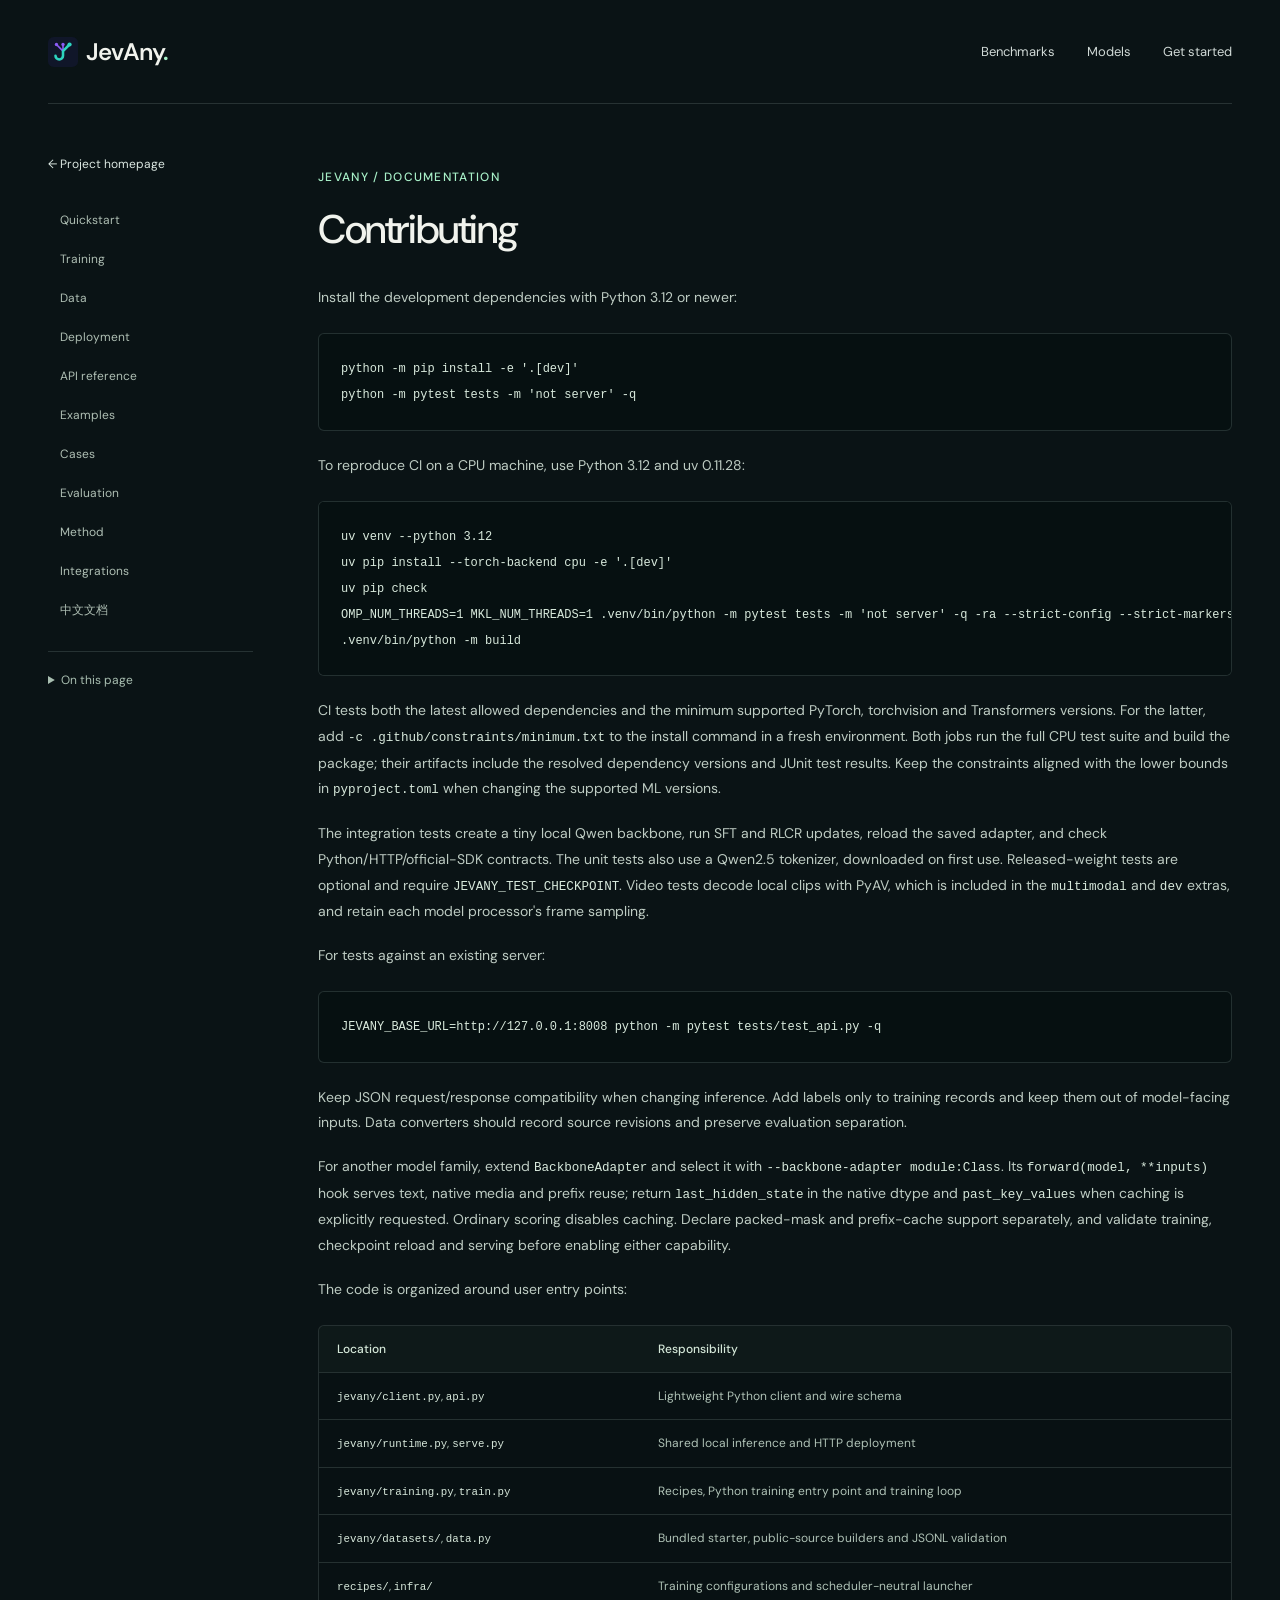
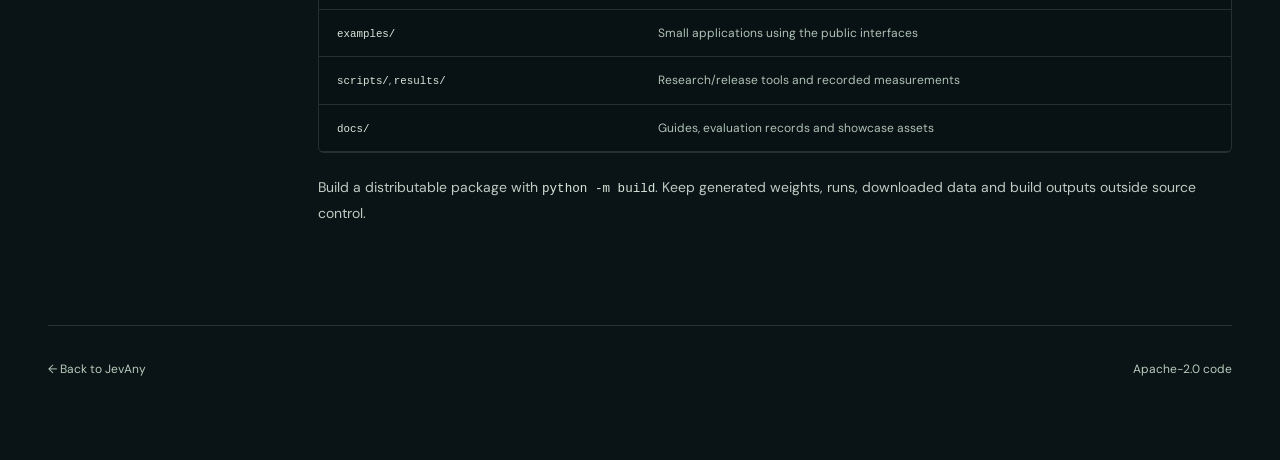
<file: site/docs/contributing.html>
<!doctype html>
<html lang="en"><head><meta charset="utf-8">
<meta name="viewport" content="width=device-width, initial-scale=1"><meta name="theme-color" content="#0a1114">
<title>Contributing — JevAny</title><link rel="stylesheet" href="../styles.css"><link rel="icon" href="../assets/favicon.svg" type="image/svg+xml"></head>
<body class="docs-page"><a class="skip-link" href="#content">Skip to content</a>
<header class="site-header wrap"><a class="brand" href="../index.html"><img src="../assets/favicon.svg" width="30" height="30" alt=""><span>JevAny<span class="brand-period">.</span></span></a>
<nav aria-label="Main navigation"><a href="../index.html#benchmarks">Benchmarks</a><a href="../index.html#models">Models</a><a href="../index.html#get-started">Get started</a></nav></header>
<div class="docs-layout wrap"><aside class="docs-sidebar"><a class="text-link" href="../index.html">← Project homepage</a><nav aria-label="Documentation"><a href="quickstart.html">Quickstart</a><a href="TRAINING.html">Training</a><a href="DATA.html">Data</a><a href="DEPLOYMENT.html">Deployment</a><a href="API.html">API reference</a><a href="examples.html">Examples</a><a href="CASES.html">Cases</a><a href="EVALUATION.html">Evaluation</a><a href="ALGORITHM.html">Method</a><a href="INTEGRATIONS.html">Integrations</a><a href="zh.html">中文文档</a></nav>
<details class="doc-toc"><summary>On this page</summary><div class="toc">
<ul></ul>
</div>
</details></aside>
<main id="content" class="doc-content"><p class="eyebrow">JEVANY / DOCUMENTATION</p><h1>Contributing</h1><p>Install the development dependencies with Python 3.12 or newer:</p>
<pre tabindex="0" role="region" aria-label="Code example"><code class="language-bash">python -m pip install -e '.[dev]'
python -m pytest tests -m 'not server' -q
</code></pre>
<p>To reproduce CI on a CPU machine, use Python 3.12 and uv 0.11.28:</p>
<pre tabindex="0" role="region" aria-label="Code example"><code class="language-bash">uv venv --python 3.12
uv pip install --torch-backend cpu -e '.[dev]'
uv pip check
OMP_NUM_THREADS=1 MKL_NUM_THREADS=1 .venv/bin/python -m pytest tests -m 'not server' -q -ra --strict-config --strict-markers
.venv/bin/python -m build
</code></pre>
<p>CI tests both the latest allowed dependencies and the minimum supported
PyTorch, torchvision and Transformers versions. For the latter, add
<code>-c .github/constraints/minimum.txt</code> to the install command in a fresh
environment. Both jobs run the full CPU test suite and build the package;
their artifacts include the resolved dependency versions and JUnit test
results. Keep the constraints aligned with the lower bounds in
<code>pyproject.toml</code> when changing the supported ML versions.</p>
<p>The integration tests create a tiny local Qwen backbone, run SFT and RLCR
updates, reload the saved adapter, and check Python/HTTP/official-SDK contracts.
The unit tests also use a Qwen2.5 tokenizer, downloaded on first use.
Released-weight tests are optional and require <code>JEVANY_TEST_CHECKPOINT</code>.
Video tests decode local clips with PyAV, which is included in the
<code>multimodal</code> and <code>dev</code> extras, and retain each model processor's frame sampling.</p>
<p>For tests against an existing server:</p>
<pre tabindex="0" role="region" aria-label="Code example"><code class="language-bash">JEVANY_BASE_URL=http://127.0.0.1:8008 python -m pytest tests/test_api.py -q
</code></pre>
<p>Keep JSON request/response compatibility when changing inference. Add labels only
to training records and keep them out of model-facing inputs. Data converters
should record source revisions and preserve evaluation separation.</p>
<p>For another model family, extend <code>BackboneAdapter</code> and select it with
<code>--backbone-adapter module:Class</code>. Its <code>forward(model, **inputs)</code> hook serves text,
native media and prefix reuse; return <code>last_hidden_state</code> in the native dtype and
<code>past_key_values</code> when caching is explicitly requested. Ordinary scoring disables
caching. Declare packed-mask and prefix-cache support separately, and validate
training, checkpoint reload and serving before enabling either capability.</p>
<p>The code is organized around user entry points:</p>
<div class="table-scroll" tabindex="0" role="region" aria-label="Documentation table"><table>
<thead>
<tr>
<th>Location</th>
<th>Responsibility</th>
</tr>
</thead>
<tbody>
<tr>
<td><code>jevany/client.py</code>, <code>api.py</code></td>
<td>Lightweight Python client and wire schema</td>
</tr>
<tr>
<td><code>jevany/runtime.py</code>, <code>serve.py</code></td>
<td>Shared local inference and HTTP deployment</td>
</tr>
<tr>
<td><code>jevany/training.py</code>, <code>train.py</code></td>
<td>Recipes, Python training entry point and training loop</td>
</tr>
<tr>
<td><code>jevany/datasets/</code>, <code>data.py</code></td>
<td>Bundled starter, public-source builders and JSONL validation</td>
</tr>
<tr>
<td><code>recipes/</code>, <code>infra/</code></td>
<td>Training configurations and scheduler-neutral launcher</td>
</tr>
<tr>
<td><code>examples/</code></td>
<td>Small applications using the public interfaces</td>
</tr>
<tr>
<td><code>scripts/</code>, <code>results/</code></td>
<td>Research/release tools and recorded measurements</td>
</tr>
<tr>
<td><code>docs/</code></td>
<td>Guides, evaluation records and showcase assets</td>
</tr>
</tbody>
</table></div>
<p>Build a distributable package with <code>python -m build</code>. Keep generated weights,
runs, downloaded data and build outputs outside source control.</p></main></div>
<footer class="site-footer wrap"><a href="../index.html">← Back to JevAny</a><a href="license.html">Apache-2.0 code</a></footer></body></html>
</file>
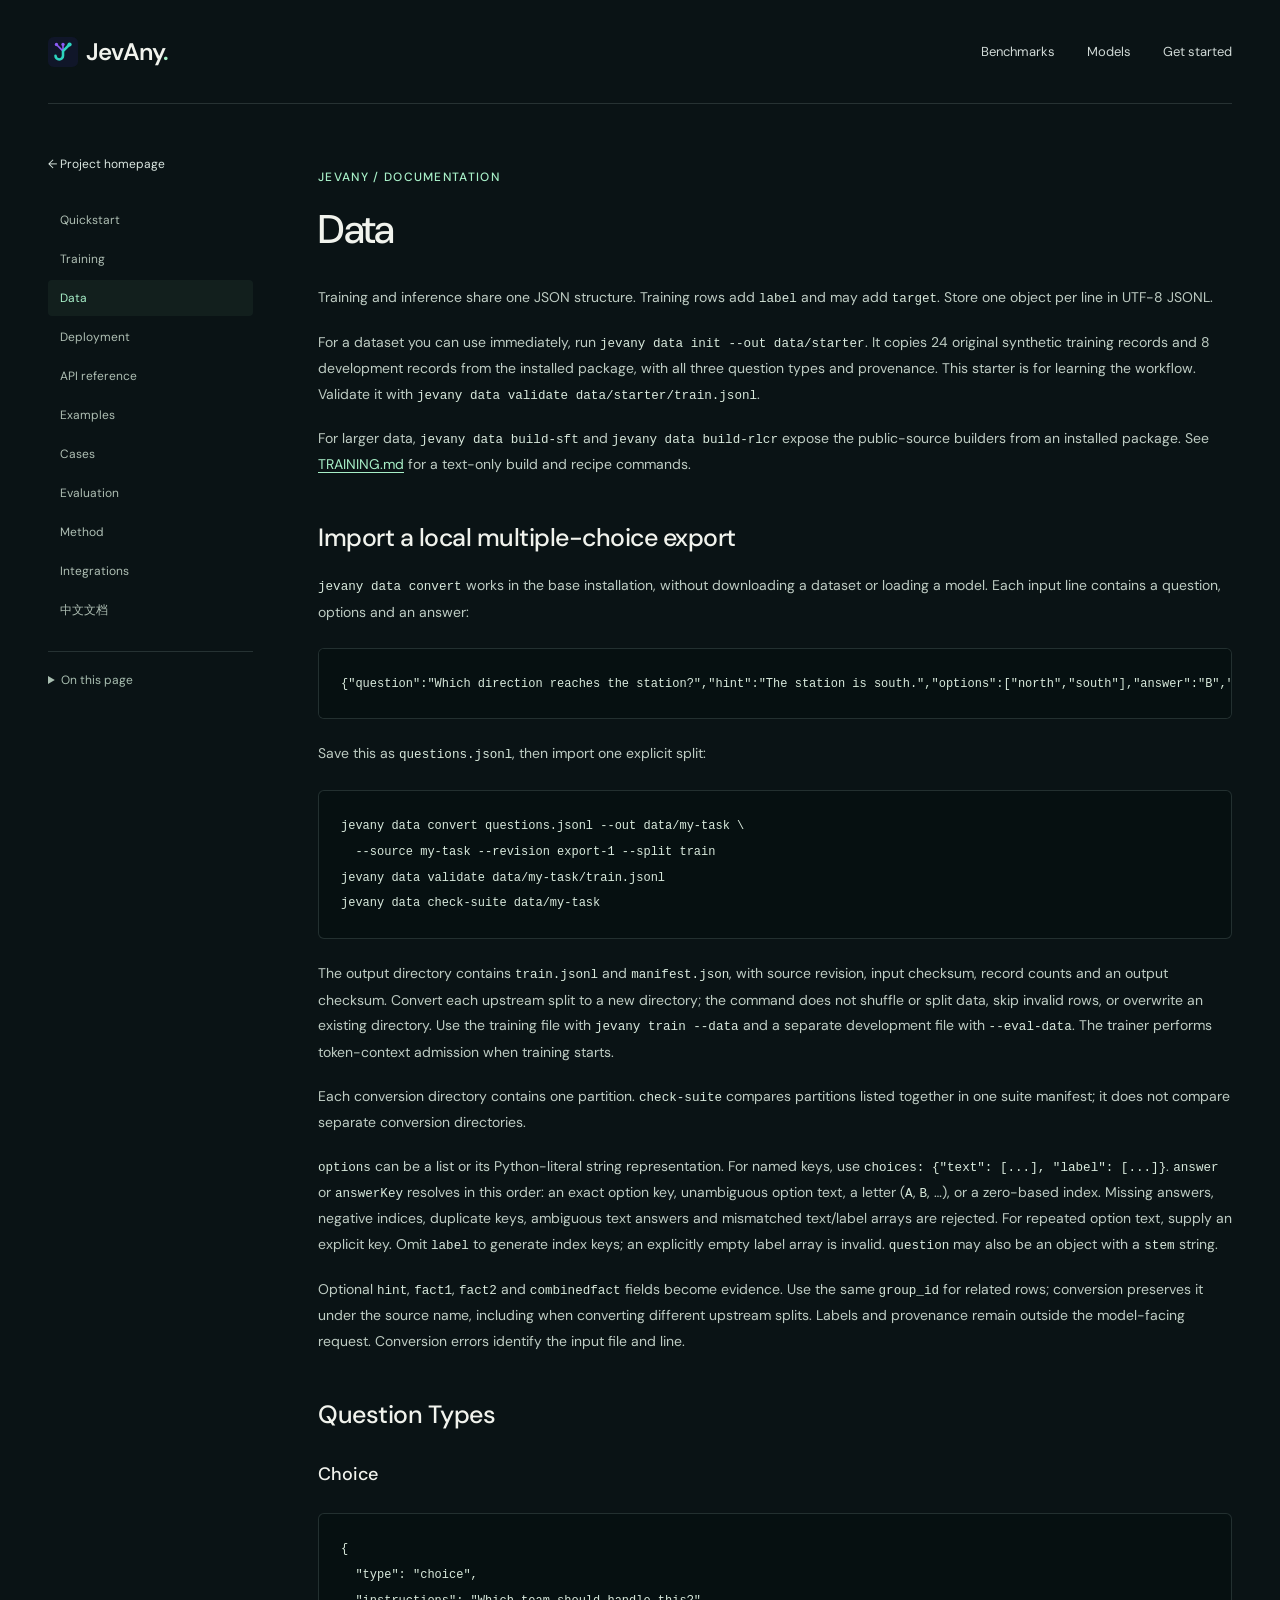
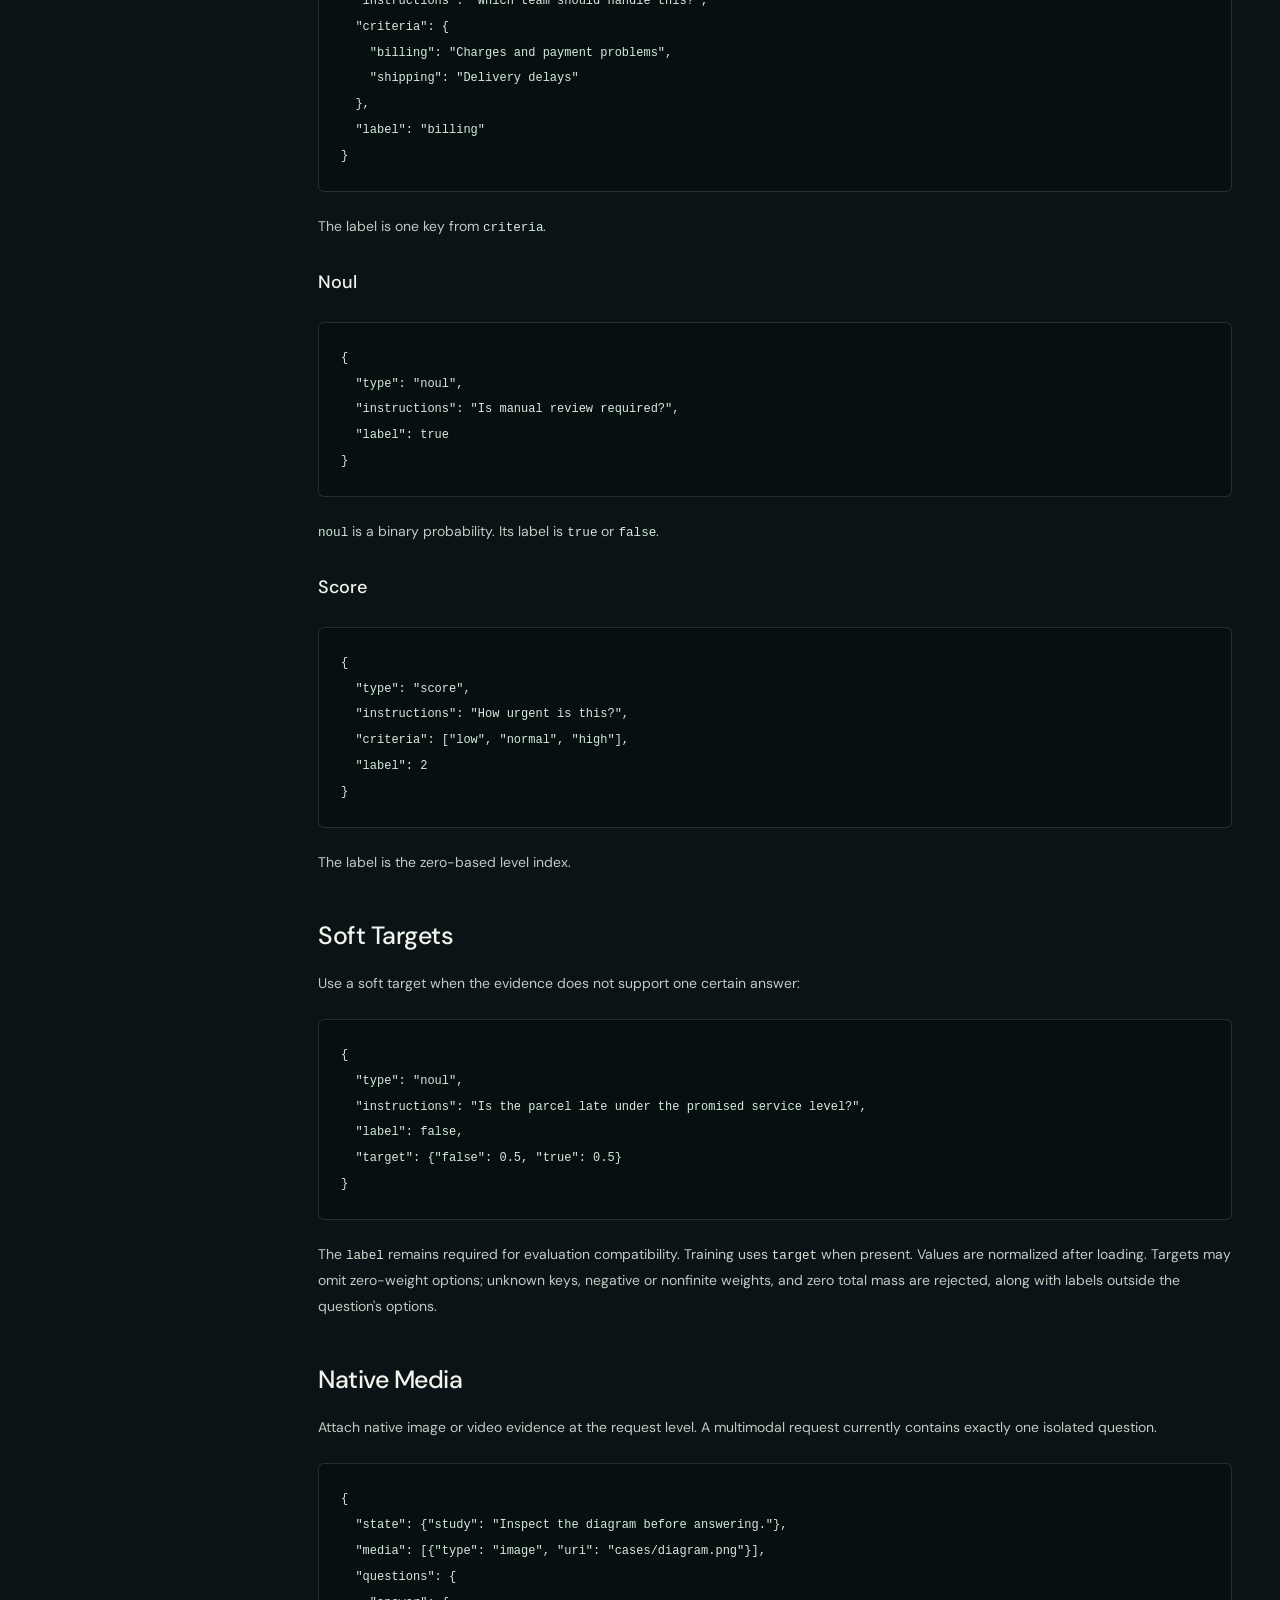
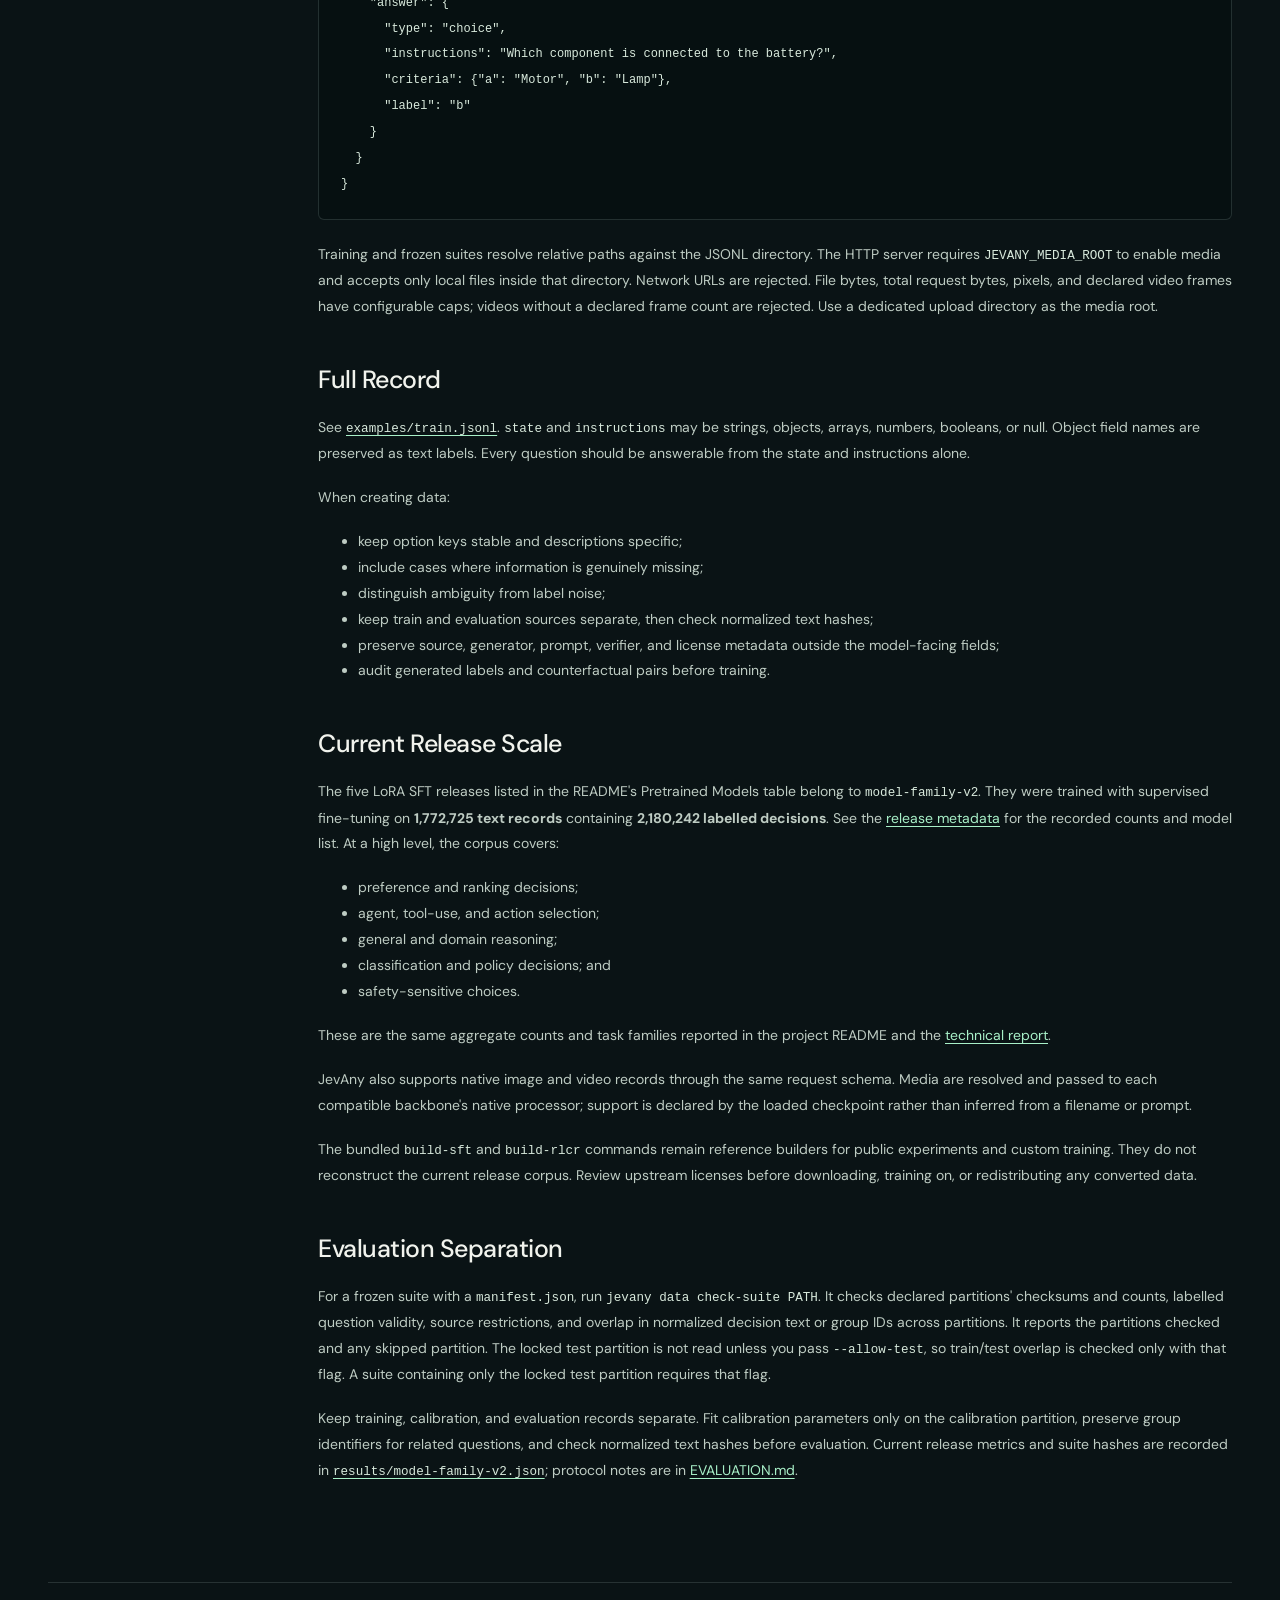
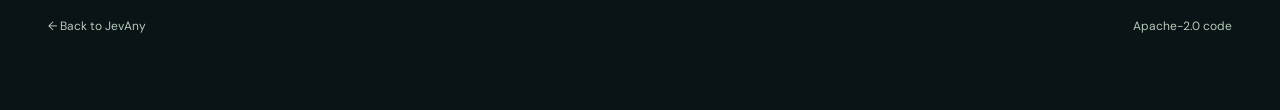
<file: site/docs/DATA.html>
<!doctype html>
<html lang="en"><head><meta charset="utf-8">
<meta name="viewport" content="width=device-width, initial-scale=1"><meta name="theme-color" content="#0a1114">
<title>Data — JevAny</title><link rel="stylesheet" href="../styles.css"><link rel="icon" href="../assets/favicon.svg" type="image/svg+xml"></head>
<body class="docs-page"><a class="skip-link" href="#content">Skip to content</a>
<header class="site-header wrap"><a class="brand" href="../index.html"><img src="../assets/favicon.svg" width="30" height="30" alt=""><span>JevAny<span class="brand-period">.</span></span></a>
<nav aria-label="Main navigation"><a href="../index.html#benchmarks">Benchmarks</a><a href="../index.html#models">Models</a><a href="../index.html#get-started">Get started</a></nav></header>
<div class="docs-layout wrap"><aside class="docs-sidebar"><a class="text-link" href="../index.html">← Project homepage</a><nav aria-label="Documentation"><a href="quickstart.html">Quickstart</a><a href="TRAINING.html">Training</a><a href="DATA.html" aria-current="page">Data</a><a href="DEPLOYMENT.html">Deployment</a><a href="API.html">API reference</a><a href="examples.html">Examples</a><a href="CASES.html">Cases</a><a href="EVALUATION.html">Evaluation</a><a href="ALGORITHM.html">Method</a><a href="INTEGRATIONS.html">Integrations</a><a href="zh.html">中文文档</a></nav>
<details class="doc-toc"><summary>On this page</summary><div class="toc">
<ul>
<li><a href="#import-a-local-multiple-choice-export">Import a local multiple-choice export</a></li>
<li><a href="#question-types">Question Types</a><ul>
<li><a href="#choice">Choice</a></li>
<li><a href="#noul">Noul</a></li>
<li><a href="#score">Score</a></li>
</ul>
</li>
<li><a href="#soft-targets">Soft Targets</a></li>
<li><a href="#native-media">Native Media</a></li>
<li><a href="#full-record">Full Record</a></li>
<li><a href="#current-release-scale">Current Release Scale</a></li>
<li><a href="#evaluation-separation">Evaluation Separation</a></li>
</ul>
</div>
</details></aside>
<main id="content" class="doc-content"><p class="eyebrow">JEVANY / DOCUMENTATION</p><h1>Data</h1><p>Training and inference share one JSON structure. Training rows add <code>label</code> and may add <code>target</code>. Store one object per line in UTF-8 JSONL.</p>
<p>For a dataset you can use immediately, run <code>jevany data init --out data/starter</code>.
It copies 24 original synthetic training records and 8 development records from
the installed package, with all three question types and provenance. This starter
is for learning the workflow. Validate it with
<code>jevany data validate data/starter/train.jsonl</code>.</p>
<p>For larger data, <code>jevany data build-sft</code> and <code>jevany data build-rlcr</code> expose the
public-source builders from an installed package. See <a href="TRAINING.html">TRAINING.md</a>
for a text-only build and recipe commands.</p>
<h2 id="import-a-local-multiple-choice-export">Import a local multiple-choice export</h2>
<p><code>jevany data convert</code> works in the base installation, without downloading a
dataset or loading a model. Each input line contains a question, options and
an answer:</p>
<pre tabindex="0" role="region" aria-label="Code example"><code class="language-json">{&quot;question&quot;:&quot;Which direction reaches the station?&quot;,&quot;hint&quot;:&quot;The station is south.&quot;,&quot;options&quot;:[&quot;north&quot;,&quot;south&quot;],&quot;answer&quot;:&quot;B&quot;,&quot;group_id&quot;:&quot;station-route&quot;}
</code></pre>
<p>Save this as <code>questions.jsonl</code>, then import one explicit split:</p>
<pre tabindex="0" role="region" aria-label="Code example"><code class="language-bash">jevany data convert questions.jsonl --out data/my-task \
  --source my-task --revision export-1 --split train
jevany data validate data/my-task/train.jsonl
jevany data check-suite data/my-task
</code></pre>
<p>The output directory contains <code>train.jsonl</code> and <code>manifest.json</code>, with source
revision, input checksum, record counts and an output checksum. Convert each
upstream split to a new directory; the command does not shuffle or split data,
skip invalid rows, or overwrite an existing directory. Use the training file
with <code>jevany train --data</code> and a separate development file with <code>--eval-data</code>.
The trainer performs token-context admission when training starts.</p>
<p>Each conversion directory contains one partition. <code>check-suite</code> compares
partitions listed together in one suite manifest; it does not compare separate
conversion directories.</p>
<p><code>options</code> can be a list or its Python-literal string representation.
For named keys, use <code>choices: {"text": [...], "label": [...]}</code>.
<code>answer</code> or <code>answerKey</code> resolves in this order: an exact option key, unambiguous
option text, a letter (<code>A</code>, <code>B</code>, …), or a zero-based index. Missing answers,
negative indices, duplicate keys, ambiguous text answers and mismatched
text/label arrays are rejected. For repeated option text, supply an explicit key.
Omit <code>label</code> to generate index keys; an explicitly empty label array is invalid.
<code>question</code> may also be an object with a <code>stem</code> string.</p>
<p>Optional <code>hint</code>, <code>fact1</code>, <code>fact2</code> and <code>combinedfact</code> fields become evidence.
Use the same <code>group_id</code> for related rows; conversion preserves it under the
source name, including when converting different upstream splits.
Labels and provenance remain outside the model-facing request.
Conversion errors identify the input file and line.</p>
<h2 id="question-types">Question Types</h2>
<h3 id="choice">Choice</h3>
<pre tabindex="0" role="region" aria-label="Code example"><code class="language-json">{
  &quot;type&quot;: &quot;choice&quot;,
  &quot;instructions&quot;: &quot;Which team should handle this?&quot;,
  &quot;criteria&quot;: {
    &quot;billing&quot;: &quot;Charges and payment problems&quot;,
    &quot;shipping&quot;: &quot;Delivery delays&quot;
  },
  &quot;label&quot;: &quot;billing&quot;
}
</code></pre>
<p>The label is one key from <code>criteria</code>.</p>
<h3 id="noul">Noul</h3>
<pre tabindex="0" role="region" aria-label="Code example"><code class="language-json">{
  &quot;type&quot;: &quot;noul&quot;,
  &quot;instructions&quot;: &quot;Is manual review required?&quot;,
  &quot;label&quot;: true
}
</code></pre>
<p><code>noul</code> is a binary probability. Its label is <code>true</code> or <code>false</code>.</p>
<h3 id="score">Score</h3>
<pre tabindex="0" role="region" aria-label="Code example"><code class="language-json">{
  &quot;type&quot;: &quot;score&quot;,
  &quot;instructions&quot;: &quot;How urgent is this?&quot;,
  &quot;criteria&quot;: [&quot;low&quot;, &quot;normal&quot;, &quot;high&quot;],
  &quot;label&quot;: 2
}
</code></pre>
<p>The label is the zero-based level index.</p>
<h2 id="soft-targets">Soft Targets</h2>
<p>Use a soft target when the evidence does not support one certain answer:</p>
<pre tabindex="0" role="region" aria-label="Code example"><code class="language-json">{
  &quot;type&quot;: &quot;noul&quot;,
  &quot;instructions&quot;: &quot;Is the parcel late under the promised service level?&quot;,
  &quot;label&quot;: false,
  &quot;target&quot;: {&quot;false&quot;: 0.5, &quot;true&quot;: 0.5}
}
</code></pre>
<p>The <code>label</code> remains required for evaluation compatibility. Training uses <code>target</code> when present. Values are normalized after loading. Targets may omit zero-weight options; unknown keys, negative or nonfinite weights, and zero total mass are rejected, along with labels outside the question's options.</p>
<h2 id="native-media">Native Media</h2>
<p>Attach native image or video evidence at the request level. A multimodal request currently contains exactly one isolated question.</p>
<pre tabindex="0" role="region" aria-label="Code example"><code class="language-json">{
  &quot;state&quot;: {&quot;study&quot;: &quot;Inspect the diagram before answering.&quot;},
  &quot;media&quot;: [{&quot;type&quot;: &quot;image&quot;, &quot;uri&quot;: &quot;cases/diagram.png&quot;}],
  &quot;questions&quot;: {
    &quot;answer&quot;: {
      &quot;type&quot;: &quot;choice&quot;,
      &quot;instructions&quot;: &quot;Which component is connected to the battery?&quot;,
      &quot;criteria&quot;: {&quot;a&quot;: &quot;Motor&quot;, &quot;b&quot;: &quot;Lamp&quot;},
      &quot;label&quot;: &quot;b&quot;
    }
  }
}
</code></pre>
<p>Training and frozen suites resolve relative paths against the JSONL directory. The HTTP server requires <code>JEVANY_MEDIA_ROOT</code> to enable media and accepts only local files inside that directory. Network URLs are rejected. File bytes, total request bytes, pixels, and declared video frames have configurable caps; videos without a declared frame count are rejected. Use a dedicated upload directory as the media root.</p>
<h2 id="full-record">Full Record</h2>
<p>See <a href="../files/examples/train.jsonl"><code>examples/train.jsonl</code></a>. <code>state</code> and <code>instructions</code> may be strings, objects, arrays, numbers, booleans, or null. Object field names are preserved as text labels. Every question should be answerable from the state and instructions alone.</p>
<p>When creating data:</p>
<ul>
<li>keep option keys stable and descriptions specific;</li>
<li>include cases where information is genuinely missing;</li>
<li>distinguish ambiguity from label noise;</li>
<li>keep train and evaluation sources separate, then check normalized text hashes;</li>
<li>preserve source, generator, prompt, verifier, and license metadata outside the model-facing fields;</li>
<li>audit generated labels and counterfactual pairs before training.</li>
</ul>
<h2 id="current-release-scale">Current Release Scale</h2>
<p>The five LoRA SFT releases listed in the README's Pretrained Models table
belong to <code>model-family-v2</code>. They were trained with supervised fine-tuning on
<strong>1,772,725 text records</strong> containing <strong>2,180,242 labelled decisions</strong>. See the
<a href="../files/results/model-family-v2.json">release metadata</a> for the recorded counts and
model list. At a high level, the corpus covers:</p>
<ul>
<li>preference and ranking decisions;</li>
<li>agent, tool-use, and action selection;</li>
<li>general and domain reasoning;</li>
<li>classification and policy decisions; and</li>
<li>safety-sensitive choices.</li>
</ul>
<p>These are the same aggregate counts and task families reported in the project
README and the <a href="../files/reports/JevAny_Tech_Report.pdf">technical report</a>.</p>
<p>JevAny also supports native image and video records through the same request
schema. Media are resolved and passed to each compatible backbone's native
processor; support is declared by the loaded checkpoint rather than inferred
from a filename or prompt.</p>
<p>The bundled <code>build-sft</code> and <code>build-rlcr</code> commands remain reference builders for
public experiments and custom training. They do not reconstruct the current
release corpus. Review upstream licenses before downloading, training on, or
redistributing any converted data.</p>
<h2 id="evaluation-separation">Evaluation Separation</h2>
<p>For a frozen suite with a <code>manifest.json</code>, run <code>jevany data check-suite PATH</code>.
It checks declared partitions' checksums and counts, labelled question validity,
source restrictions, and overlap in normalized decision text or group IDs across
partitions. It reports the partitions checked and any skipped partition.
The locked test partition is not read unless you pass <code>--allow-test</code>, so
train/test overlap is checked only with that flag.
A suite containing only the locked test partition requires that flag.</p>
<p>Keep training, calibration, and evaluation records separate. Fit calibration
parameters only on the calibration partition, preserve group identifiers for
related questions, and check normalized text hashes before evaluation. Current
release metrics and suite hashes are recorded in
<a href="../files/results/model-family-v2.json"><code>results/model-family-v2.json</code></a>; protocol notes
are in <a href="EVALUATION.html">EVALUATION.md</a>.</p></main></div>
<footer class="site-footer wrap"><a href="../index.html">← Back to JevAny</a><a href="license.html">Apache-2.0 code</a></footer></body></html>
</file>
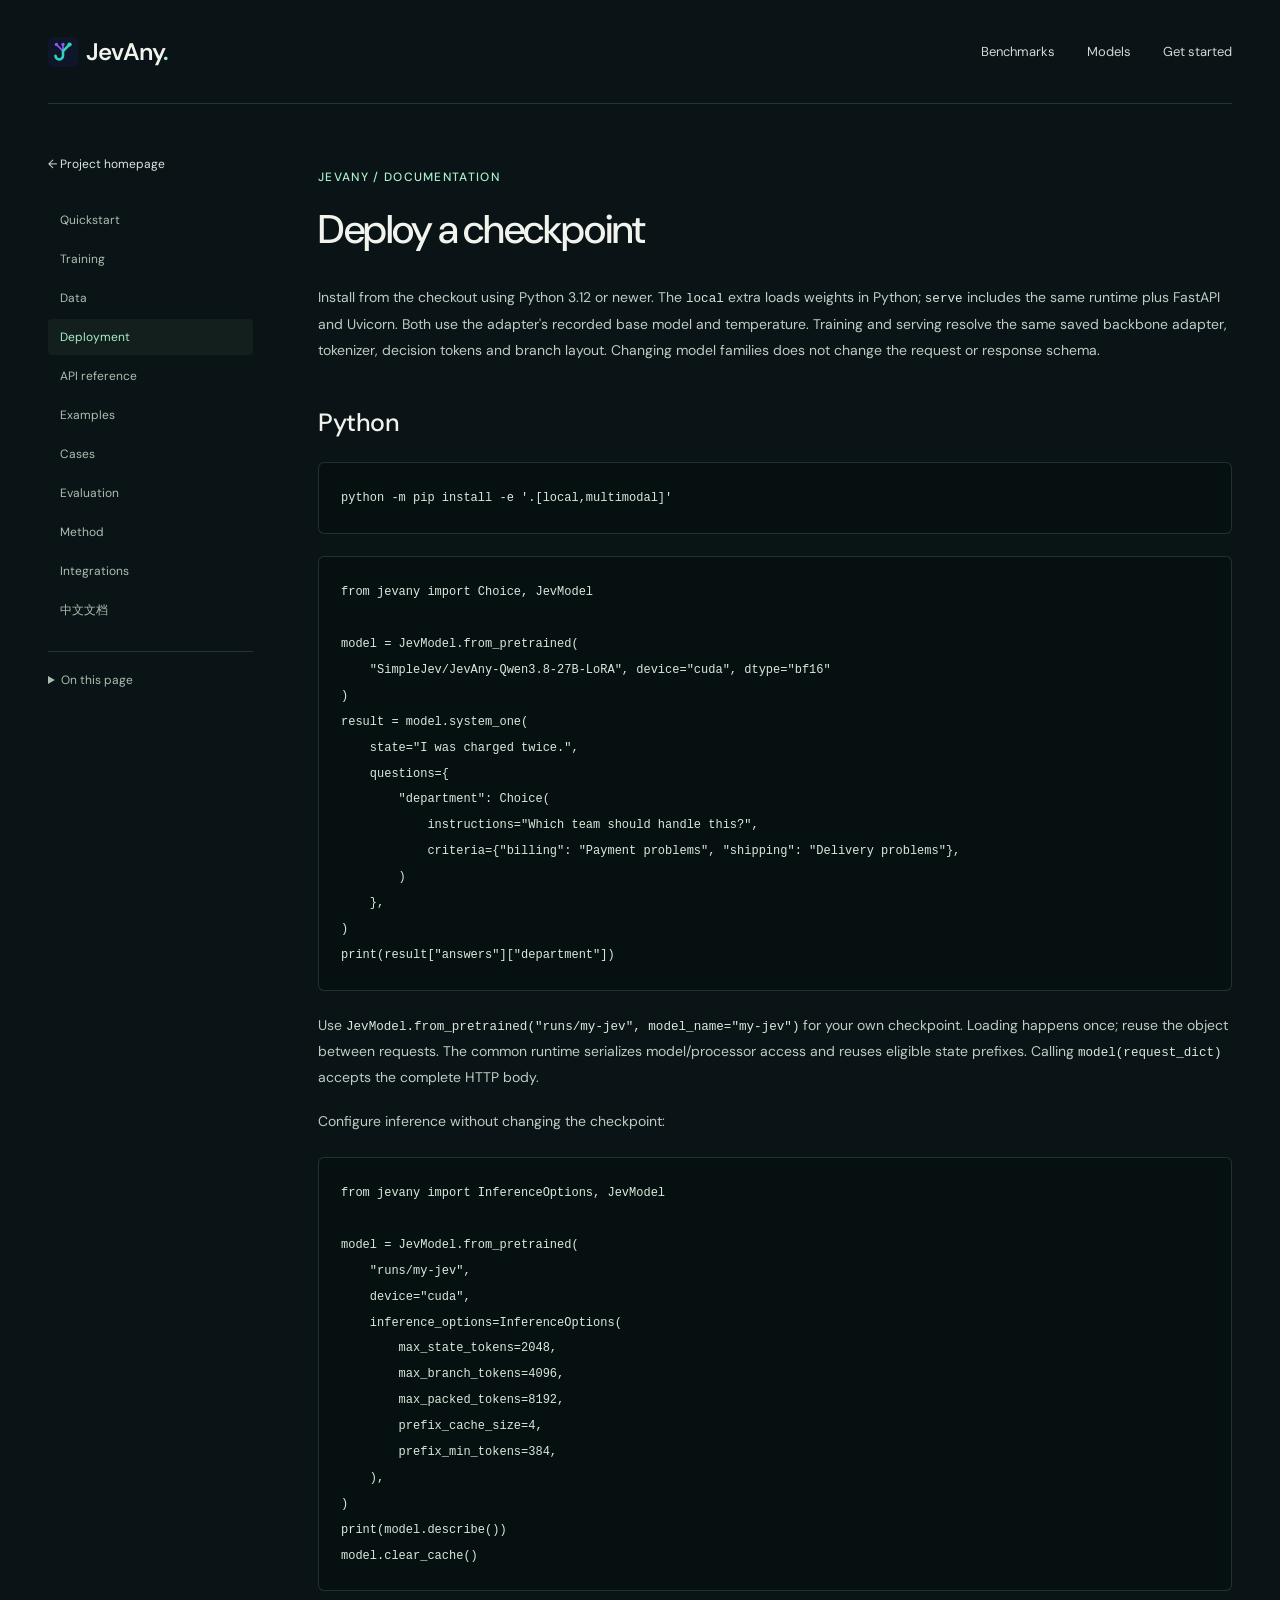
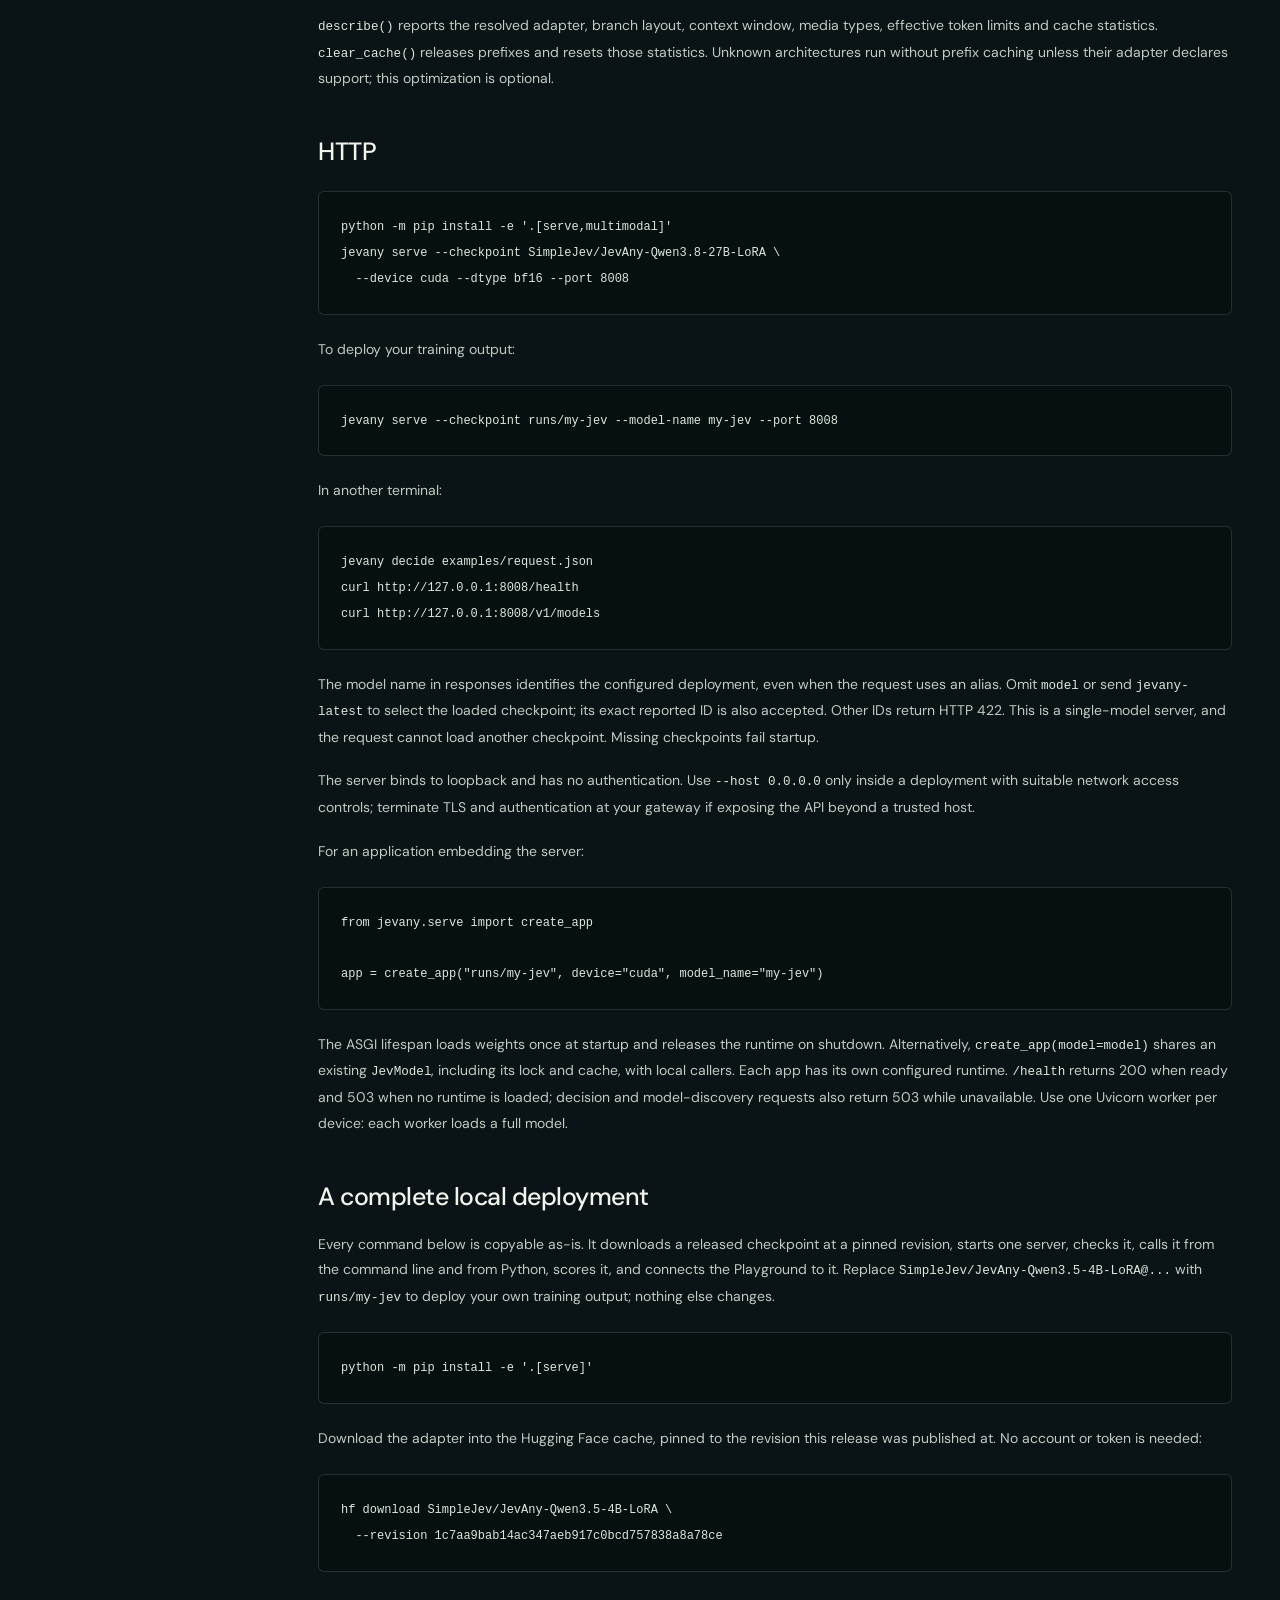
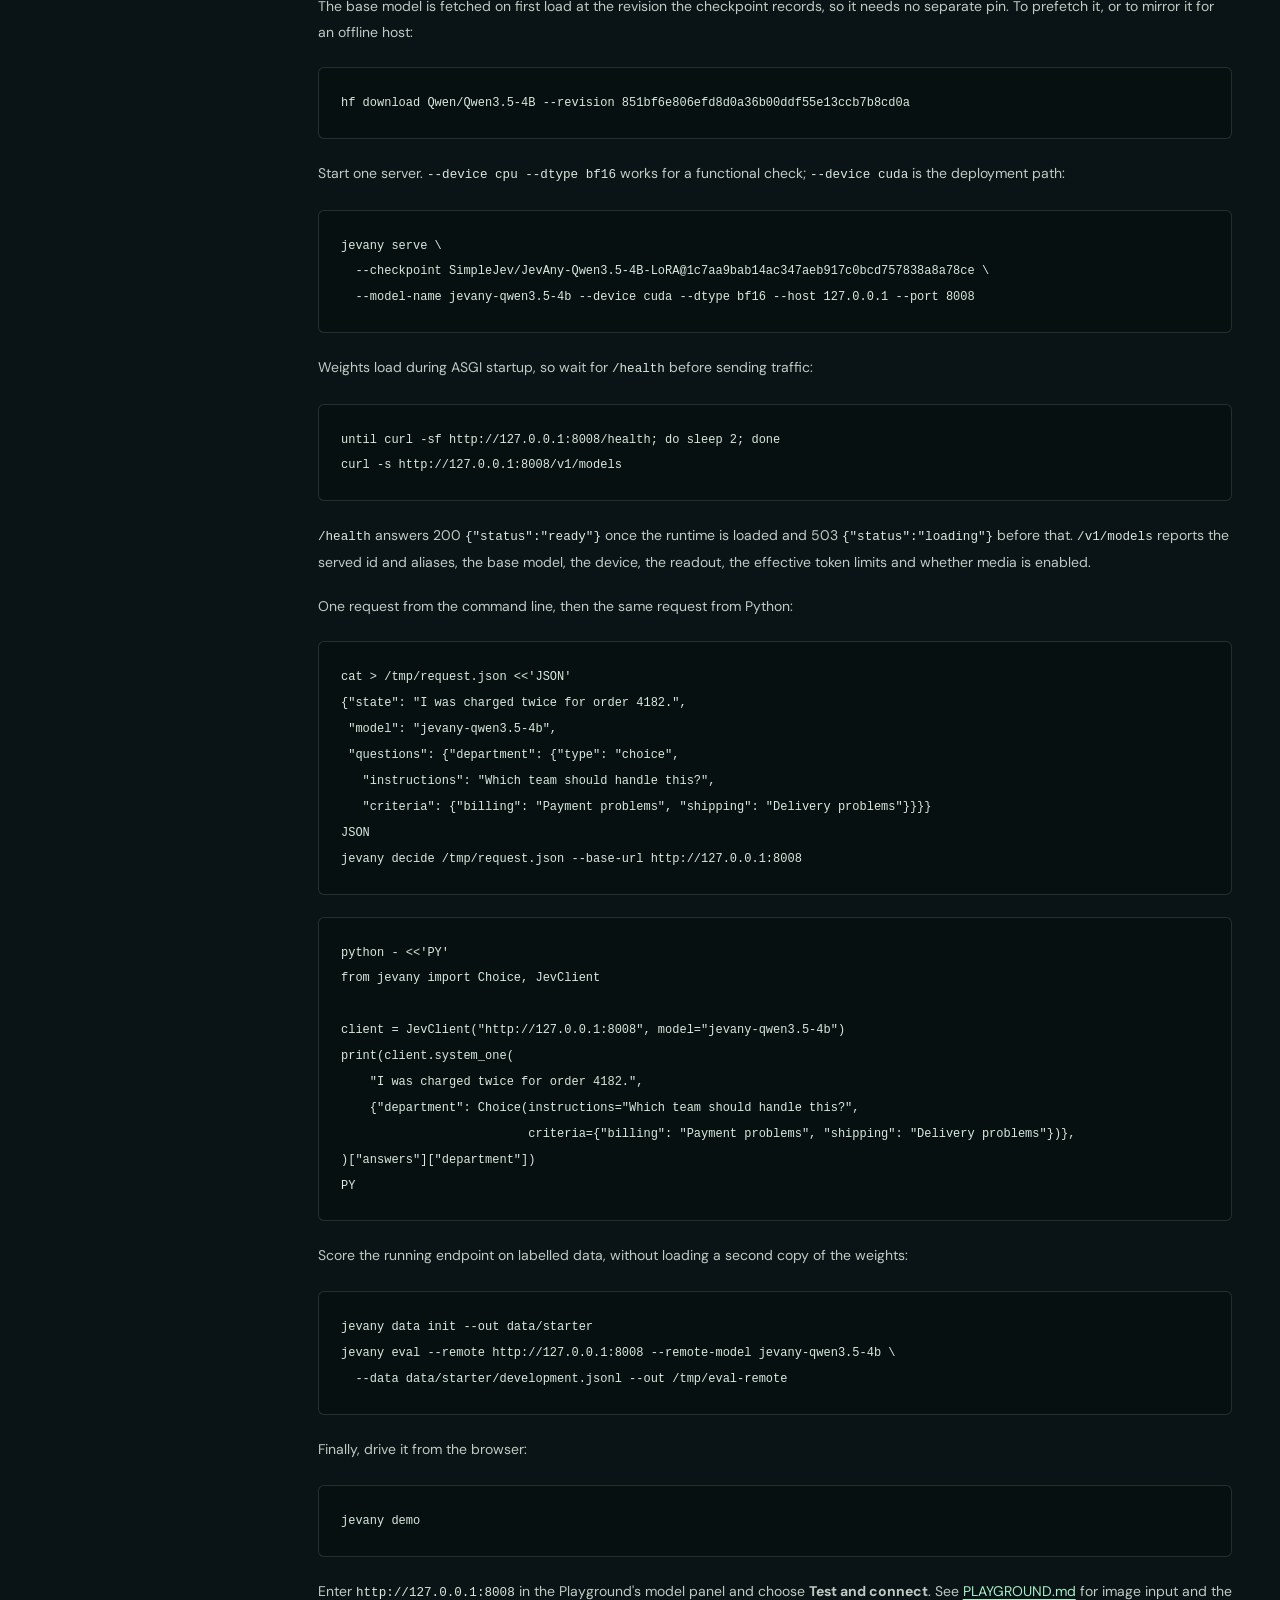
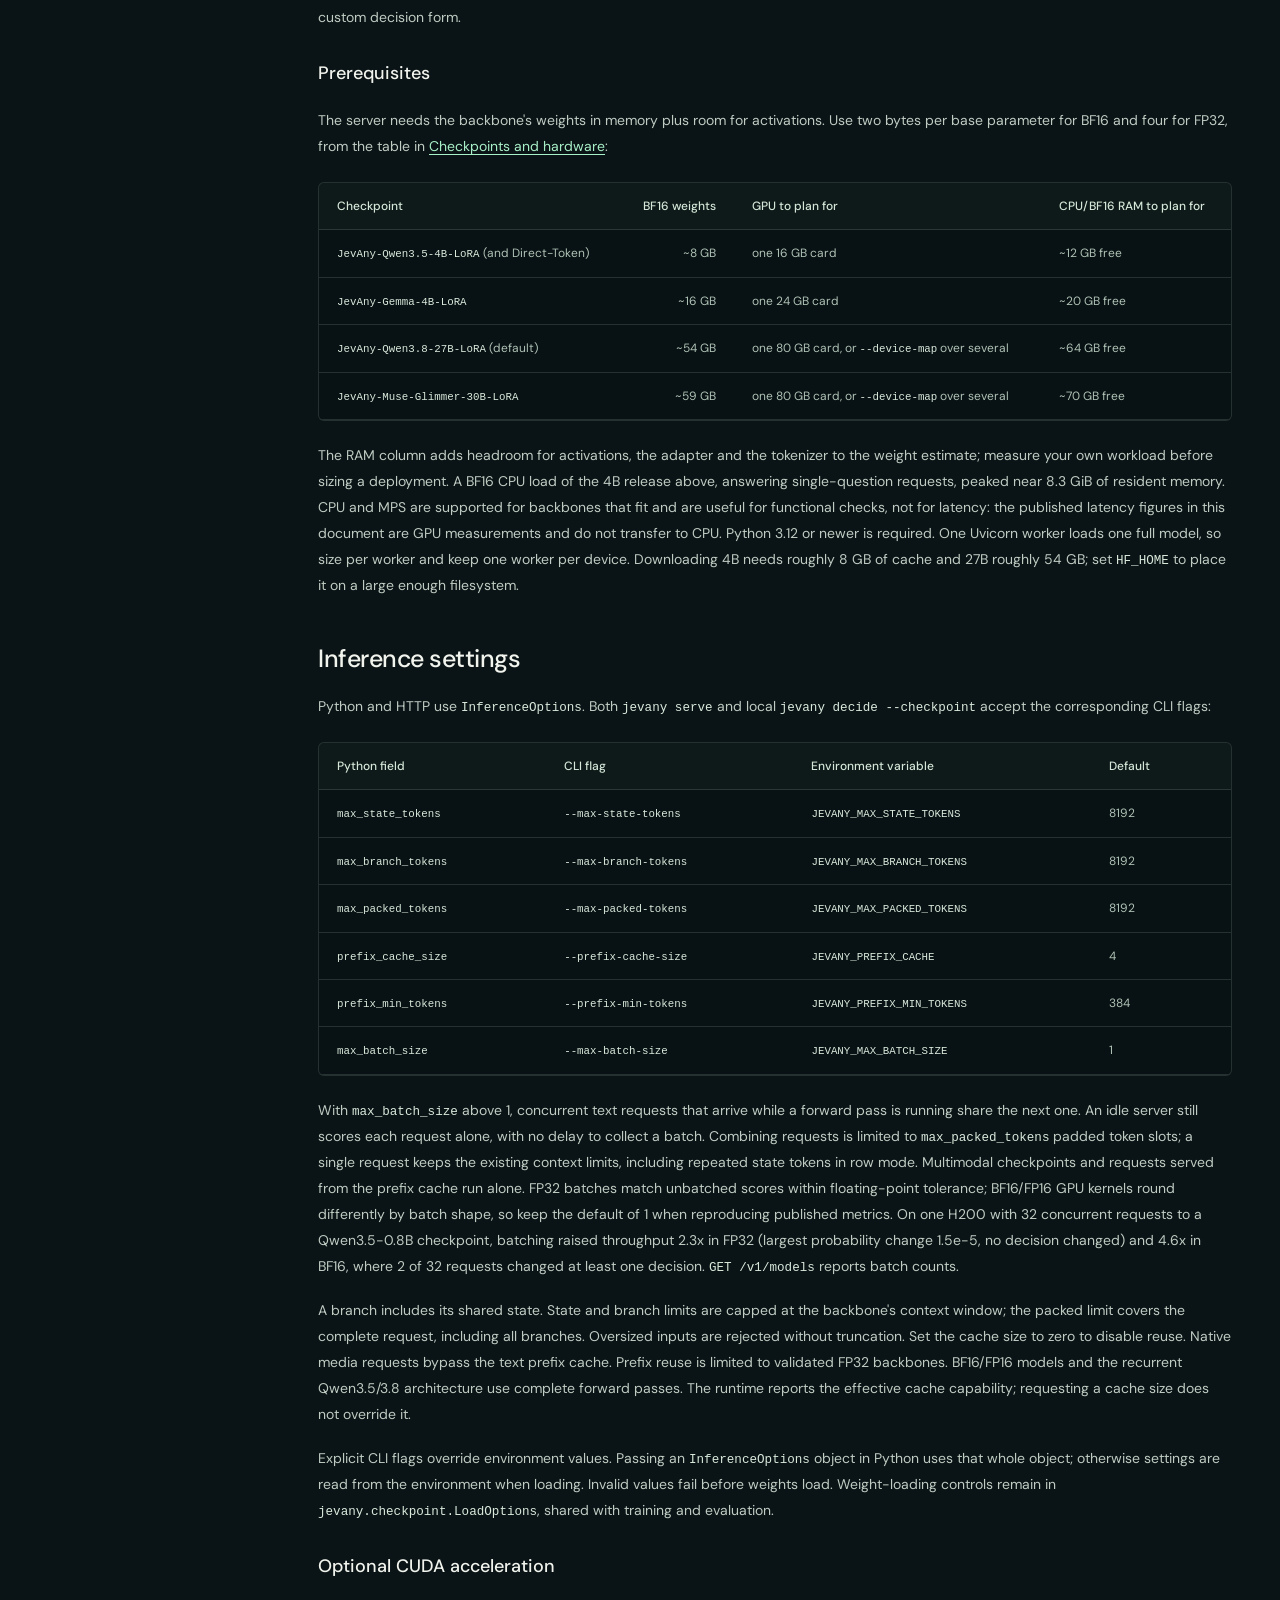
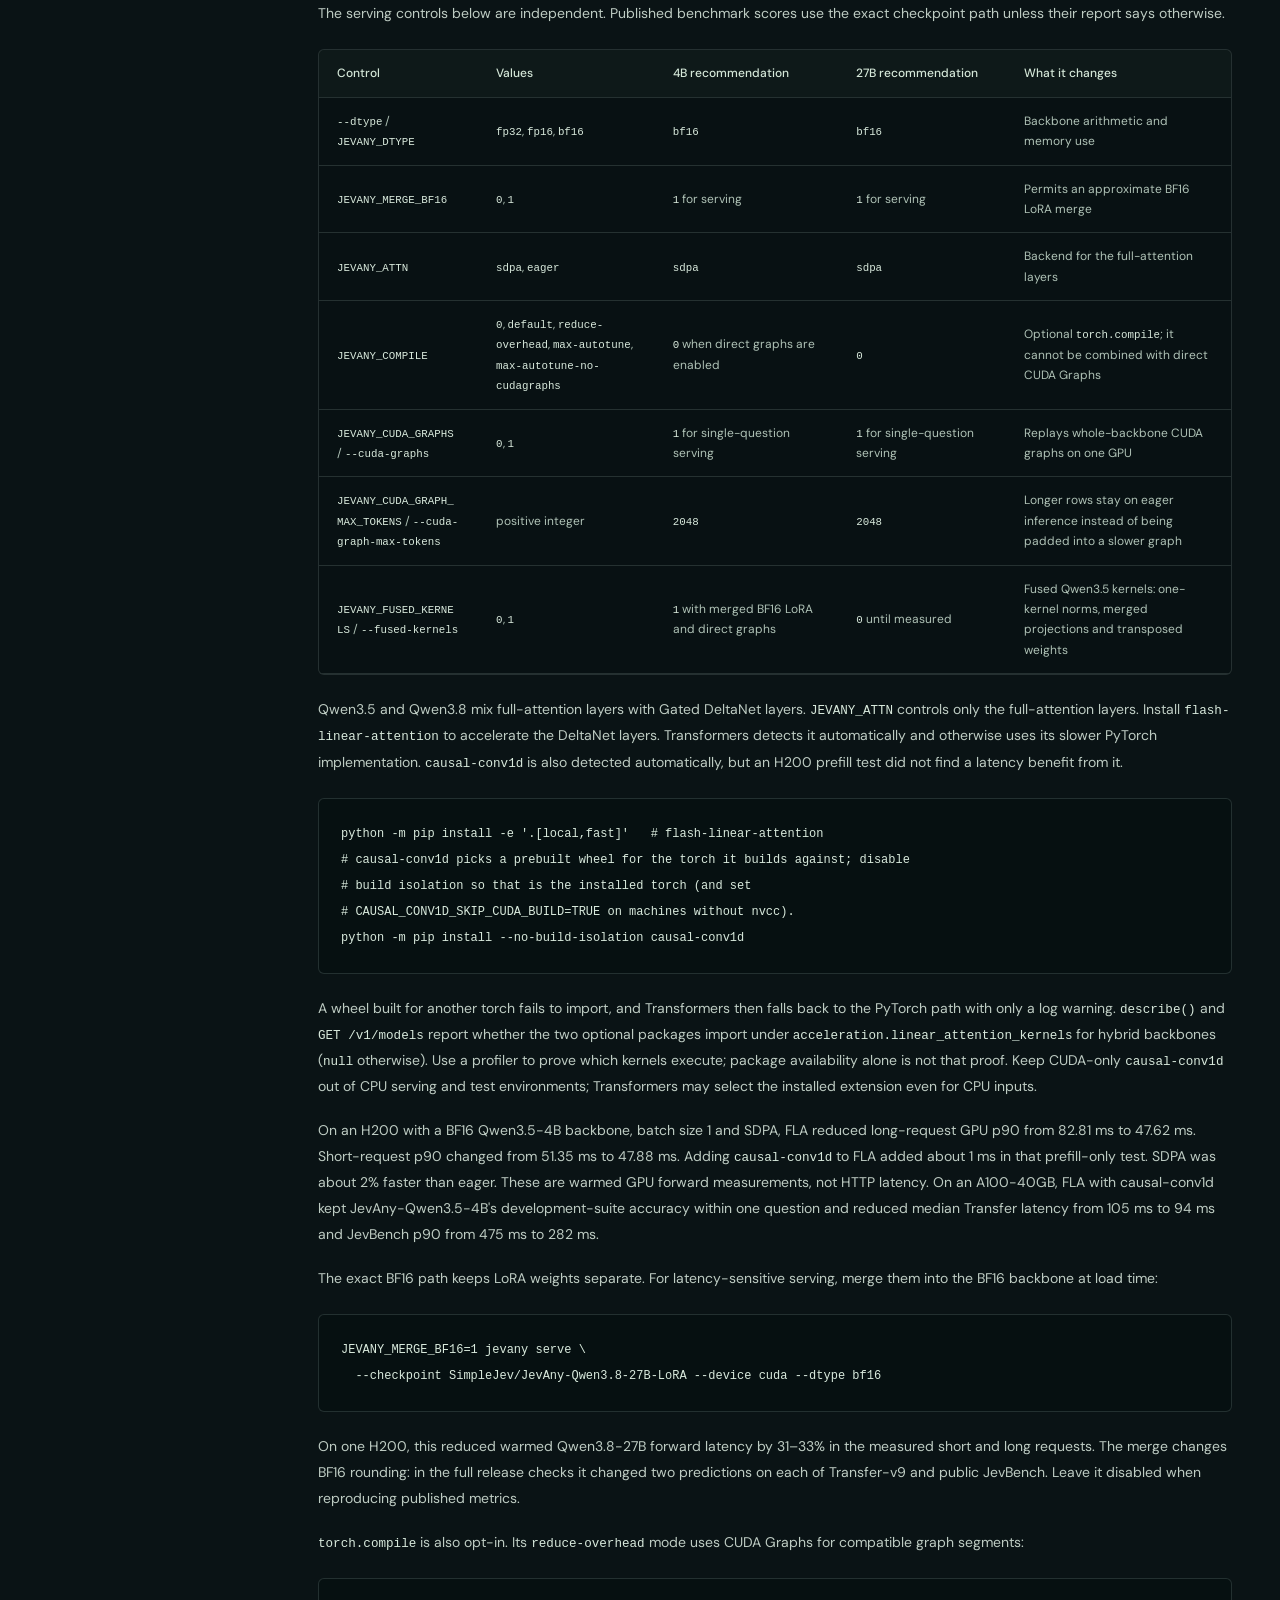
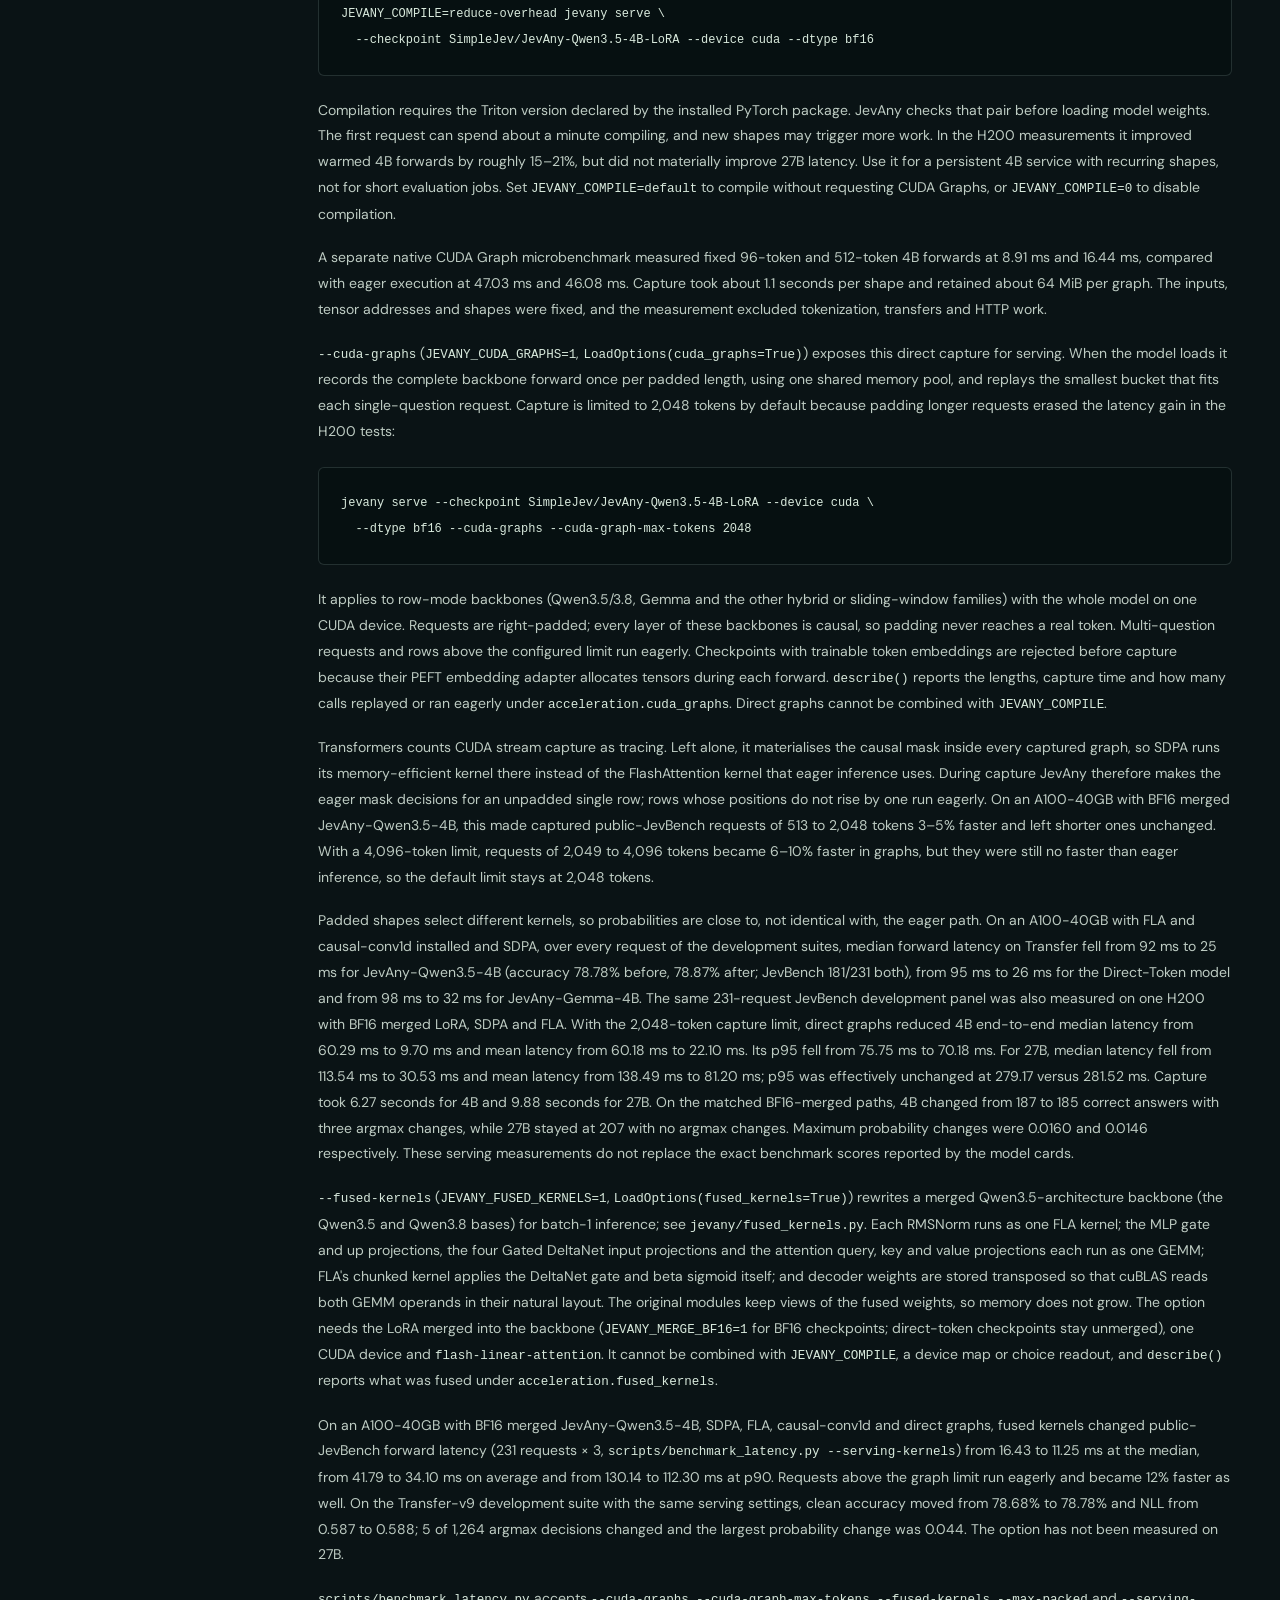
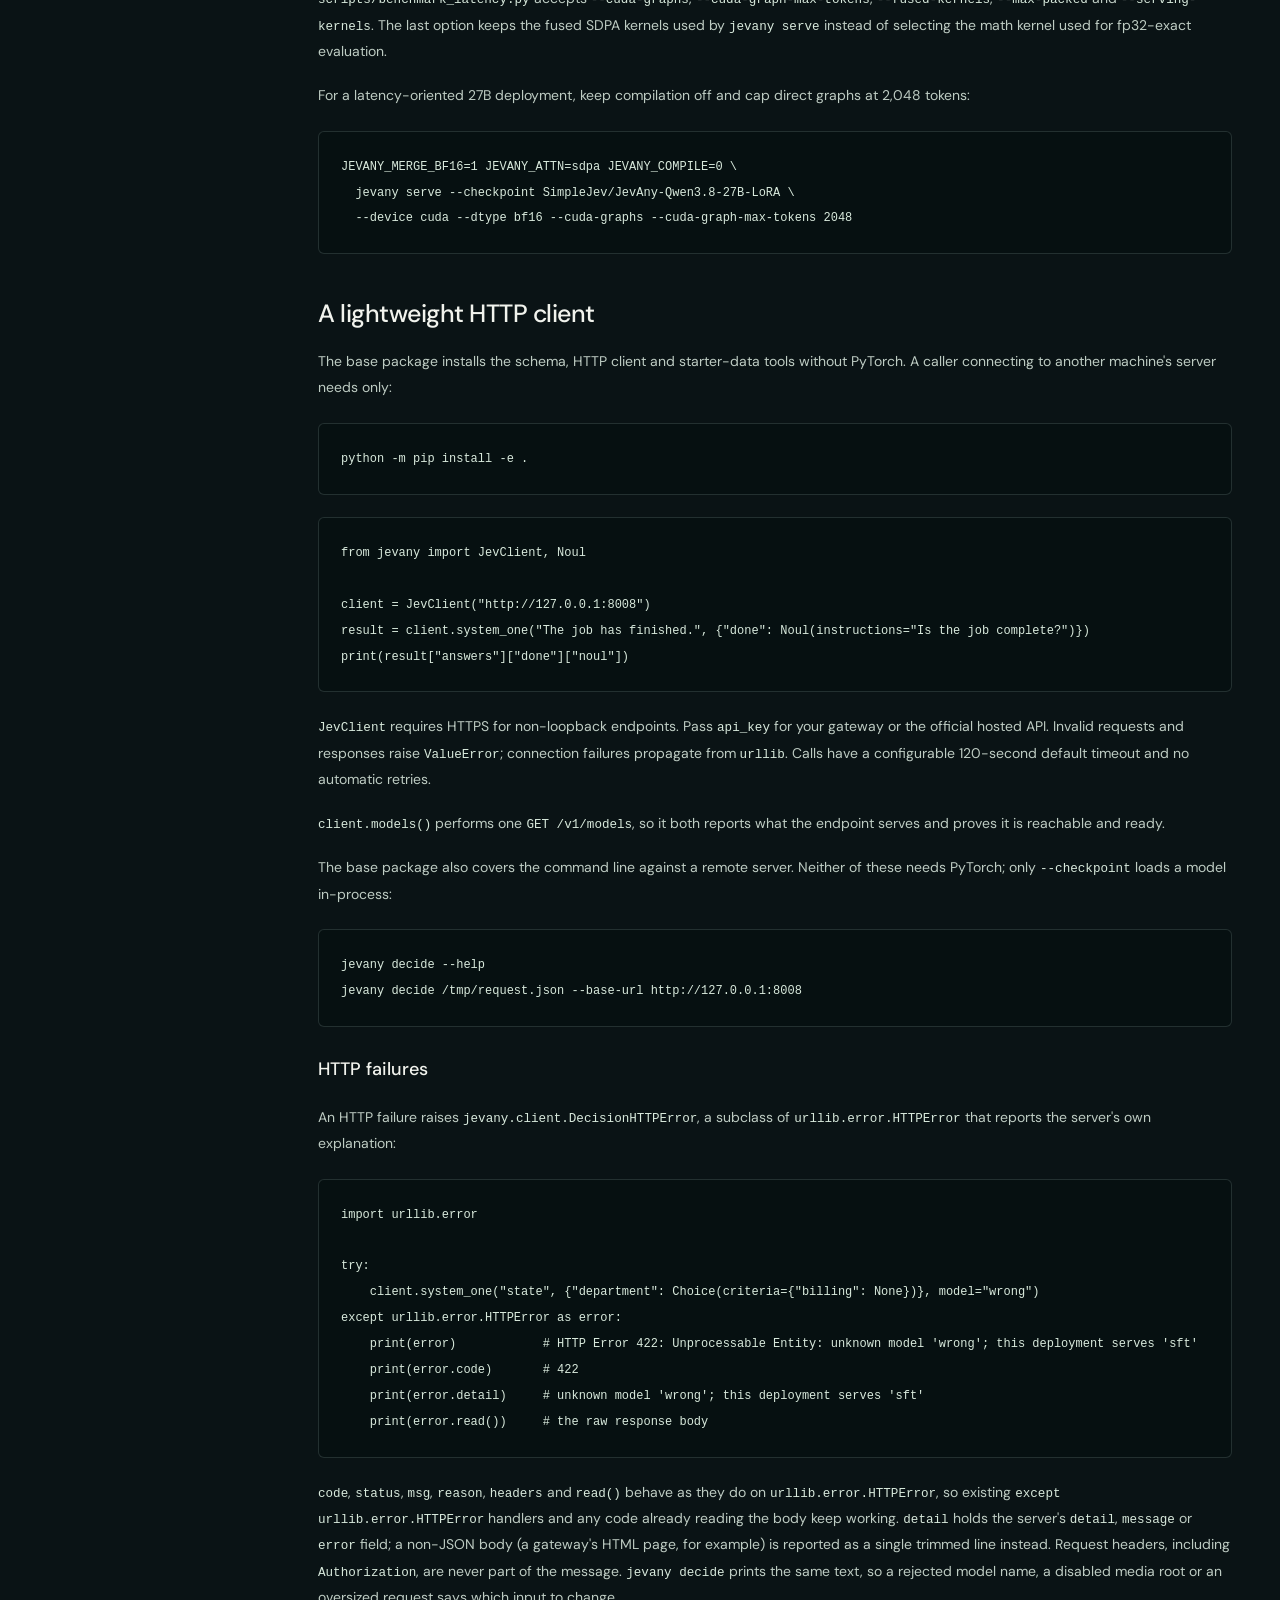
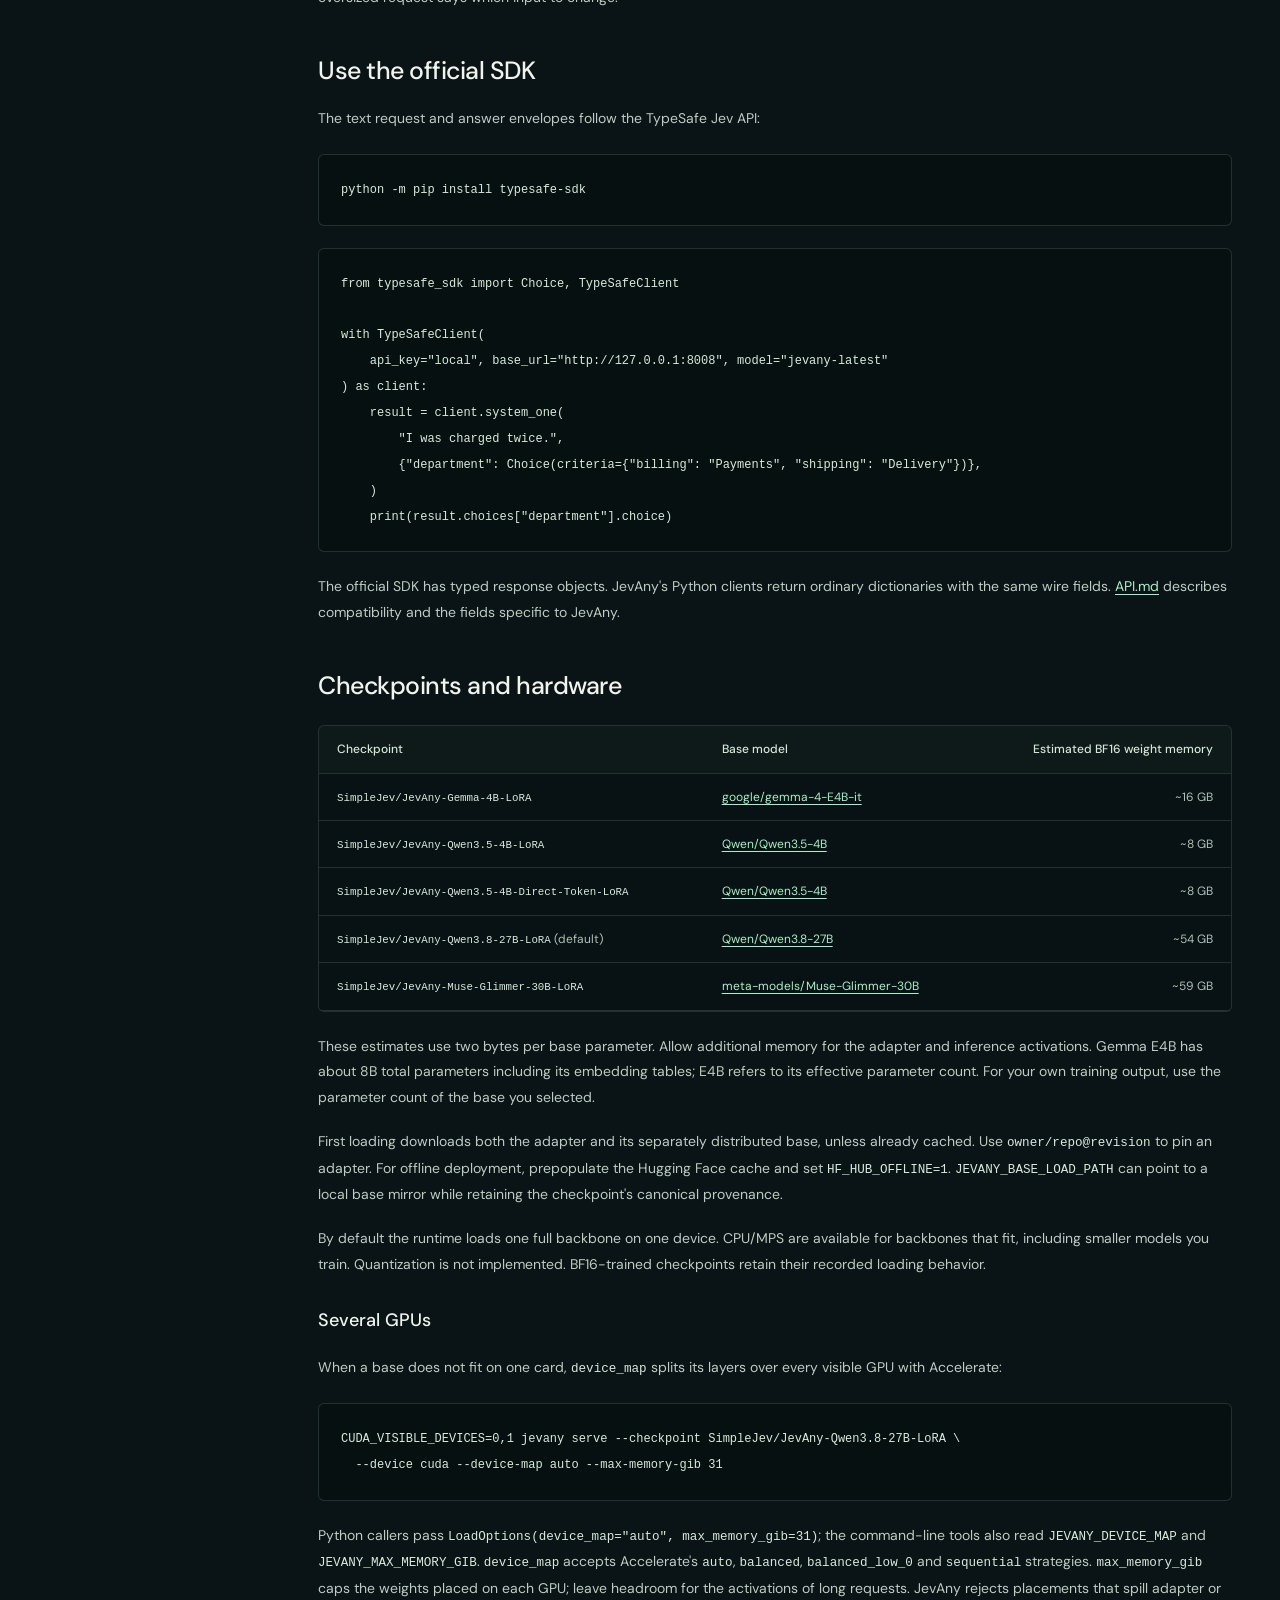
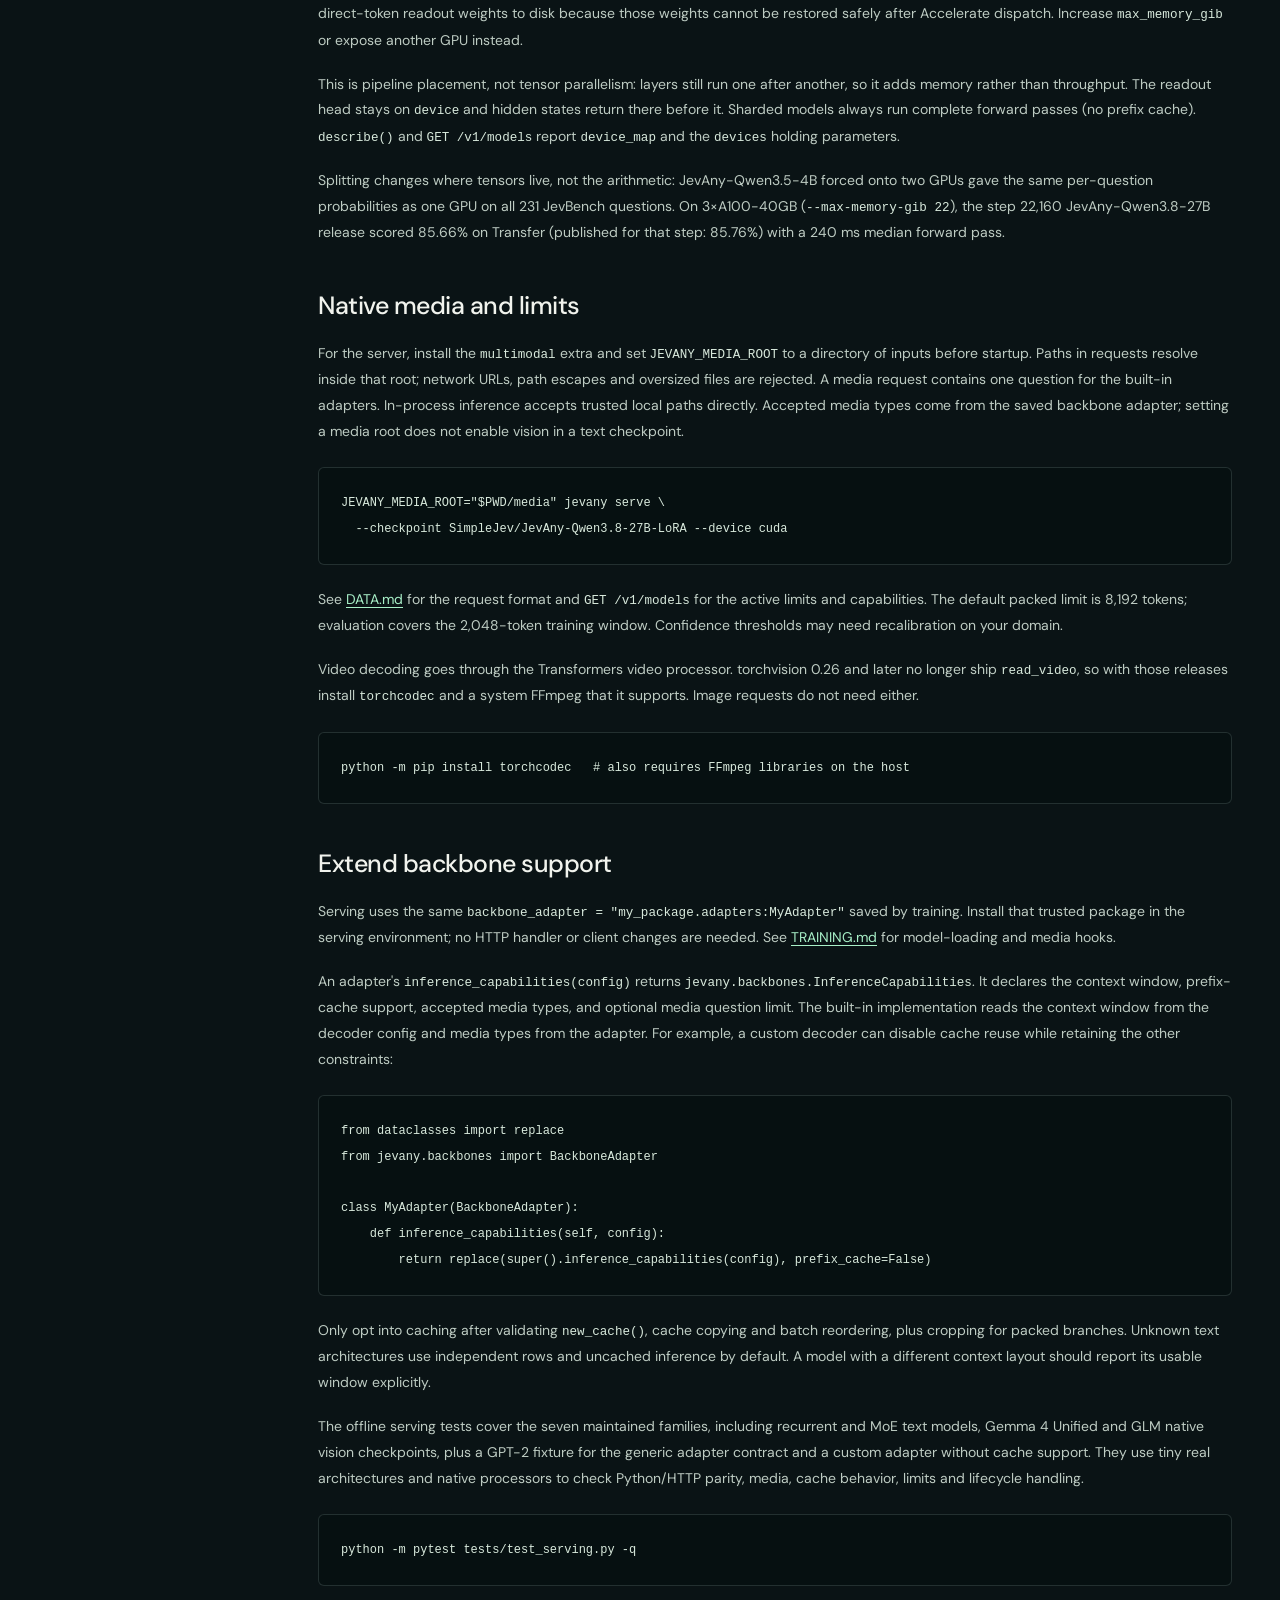
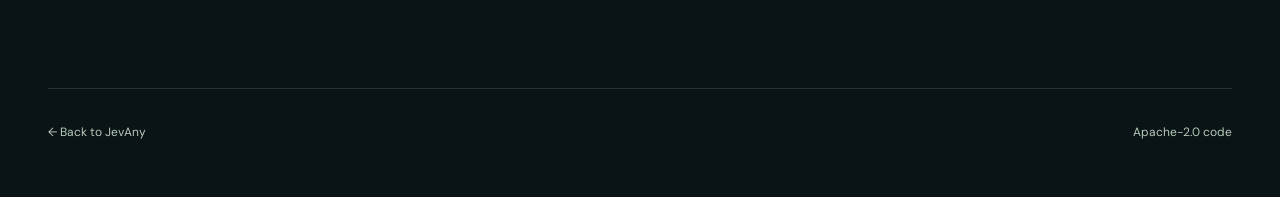
<file: site/docs/DEPLOYMENT.html>
<!doctype html>
<html lang="en"><head><meta charset="utf-8">
<meta name="viewport" content="width=device-width, initial-scale=1"><meta name="theme-color" content="#0a1114">
<title>Deploy a checkpoint — JevAny</title><link rel="stylesheet" href="../styles.css"><link rel="icon" href="../assets/favicon.svg" type="image/svg+xml"></head>
<body class="docs-page"><a class="skip-link" href="#content">Skip to content</a>
<header class="site-header wrap"><a class="brand" href="../index.html"><img src="../assets/favicon.svg" width="30" height="30" alt=""><span>JevAny<span class="brand-period">.</span></span></a>
<nav aria-label="Main navigation"><a href="../index.html#benchmarks">Benchmarks</a><a href="../index.html#models">Models</a><a href="../index.html#get-started">Get started</a></nav></header>
<div class="docs-layout wrap"><aside class="docs-sidebar"><a class="text-link" href="../index.html">← Project homepage</a><nav aria-label="Documentation"><a href="quickstart.html">Quickstart</a><a href="TRAINING.html">Training</a><a href="DATA.html">Data</a><a href="DEPLOYMENT.html" aria-current="page">Deployment</a><a href="API.html">API reference</a><a href="examples.html">Examples</a><a href="CASES.html">Cases</a><a href="EVALUATION.html">Evaluation</a><a href="ALGORITHM.html">Method</a><a href="INTEGRATIONS.html">Integrations</a><a href="zh.html">中文文档</a></nav>
<details class="doc-toc"><summary>On this page</summary><div class="toc">
<ul>
<li><a href="#python">Python</a></li>
<li><a href="#http">HTTP</a></li>
<li><a href="#a-complete-local-deployment">A complete local deployment</a><ul>
<li><a href="#prerequisites">Prerequisites</a></li>
</ul>
</li>
<li><a href="#inference-settings">Inference settings</a><ul>
<li><a href="#optional-cuda-acceleration">Optional CUDA acceleration</a></li>
</ul>
</li>
<li><a href="#a-lightweight-http-client">A lightweight HTTP client</a><ul>
<li><a href="#http-failures">HTTP failures</a></li>
</ul>
</li>
<li><a href="#use-the-official-sdk">Use the official SDK</a></li>
<li><a href="#checkpoints-and-hardware">Checkpoints and hardware</a><ul>
<li><a href="#several-gpus">Several GPUs</a></li>
</ul>
</li>
<li><a href="#native-media-and-limits">Native media and limits</a></li>
<li><a href="#extend-backbone-support">Extend backbone support</a></li>
</ul>
</div>
</details></aside>
<main id="content" class="doc-content"><p class="eyebrow">JEVANY / DOCUMENTATION</p><h1>Deploy a checkpoint</h1><p>Install from the checkout using Python 3.12 or newer. The <code>local</code> extra loads
weights in Python; <code>serve</code> includes the same runtime plus FastAPI and Uvicorn.
Both use the adapter's recorded base model and temperature.
Training and serving resolve the same saved backbone adapter, tokenizer,
decision tokens and branch layout. Changing model families does not change
the request or response schema.</p>
<h2 id="python">Python</h2>
<pre tabindex="0" role="region" aria-label="Code example"><code class="language-bash">python -m pip install -e '.[local,multimodal]'
</code></pre>
<pre tabindex="0" role="region" aria-label="Code example"><code class="language-python">from jevany import Choice, JevModel

model = JevModel.from_pretrained(
    &quot;SimpleJev/JevAny-Qwen3.8-27B-LoRA&quot;, device=&quot;cuda&quot;, dtype=&quot;bf16&quot;
)
result = model.system_one(
    state=&quot;I was charged twice.&quot;,
    questions={
        &quot;department&quot;: Choice(
            instructions=&quot;Which team should handle this?&quot;,
            criteria={&quot;billing&quot;: &quot;Payment problems&quot;, &quot;shipping&quot;: &quot;Delivery problems&quot;},
        )
    },
)
print(result[&quot;answers&quot;][&quot;department&quot;])
</code></pre>
<p>Use <code>JevModel.from_pretrained("runs/my-jev", model_name="my-jev")</code> for your
own checkpoint. Loading happens once; reuse the object between requests.
The common runtime serializes model/processor access and reuses eligible
state prefixes. Calling <code>model(request_dict)</code> accepts the complete HTTP body.</p>
<p>Configure inference without changing the checkpoint:</p>
<pre tabindex="0" role="region" aria-label="Code example"><code class="language-python">from jevany import InferenceOptions, JevModel

model = JevModel.from_pretrained(
    &quot;runs/my-jev&quot;,
    device=&quot;cuda&quot;,
    inference_options=InferenceOptions(
        max_state_tokens=2048,
        max_branch_tokens=4096,
        max_packed_tokens=8192,
        prefix_cache_size=4,
        prefix_min_tokens=384,
    ),
)
print(model.describe())
model.clear_cache()
</code></pre>
<p><code>describe()</code> reports the resolved adapter, branch layout, context window, media
types, effective token limits and cache statistics. <code>clear_cache()</code> releases
prefixes and resets those statistics. Unknown architectures run without prefix
caching unless their adapter declares support; this optimization is optional.</p>
<h2 id="http">HTTP</h2>
<pre tabindex="0" role="region" aria-label="Code example"><code class="language-bash">python -m pip install -e '.[serve,multimodal]'
jevany serve --checkpoint SimpleJev/JevAny-Qwen3.8-27B-LoRA \
  --device cuda --dtype bf16 --port 8008
</code></pre>
<p>To deploy your training output:</p>
<pre tabindex="0" role="region" aria-label="Code example"><code class="language-bash">jevany serve --checkpoint runs/my-jev --model-name my-jev --port 8008
</code></pre>
<p>In another terminal:</p>
<pre tabindex="0" role="region" aria-label="Code example"><code class="language-bash">jevany decide examples/request.json
curl http://127.0.0.1:8008/health
curl http://127.0.0.1:8008/v1/models
</code></pre>
<p>The model name in responses identifies the configured deployment, even when the
request uses an alias. Omit <code>model</code> or send <code>jevany-latest</code> to select the loaded
checkpoint; its exact reported ID is also accepted. Other IDs return HTTP 422.
This is a single-model server, and the request cannot load another checkpoint.
Missing checkpoints fail startup.</p>
<p>The server binds to loopback and has no authentication. Use <code>--host 0.0.0.0</code>
only inside a deployment with suitable network access controls; terminate
TLS and authentication at your gateway if exposing the API beyond a trusted host.</p>
<p>For an application embedding the server:</p>
<pre tabindex="0" role="region" aria-label="Code example"><code class="language-python">from jevany.serve import create_app

app = create_app(&quot;runs/my-jev&quot;, device=&quot;cuda&quot;, model_name=&quot;my-jev&quot;)
</code></pre>
<p>The ASGI lifespan loads weights once at startup and releases the runtime on
shutdown. Alternatively, <code>create_app(model=model)</code> shares an existing <code>JevModel</code>,
including its lock and cache, with local callers. Each app has its own configured
runtime. <code>/health</code> returns 200 when ready and 503 when no runtime is loaded;
decision and model-discovery requests also return 503 while unavailable.
Use one Uvicorn worker per device: each worker loads a full model.</p>
<h2 id="a-complete-local-deployment">A complete local deployment</h2>
<p>Every command below is copyable as-is. It downloads a released checkpoint at a
pinned revision, starts one server, checks it, calls it from the command line and
from Python, scores it, and connects the Playground to it. Replace
<code>SimpleJev/JevAny-Qwen3.5-4B-LoRA@...</code> with <code>runs/my-jev</code> to deploy your own
training output; nothing else changes.</p>
<pre tabindex="0" role="region" aria-label="Code example"><code class="language-bash">python -m pip install -e '.[serve]'
</code></pre>
<p>Download the adapter into the Hugging Face cache, pinned to the revision this
release was published at. No account or token is needed:</p>
<pre tabindex="0" role="region" aria-label="Code example"><code class="language-bash">hf download SimpleJev/JevAny-Qwen3.5-4B-LoRA \
  --revision 1c7aa9bab14ac347aeb917c0bcd757838a8a78ce
</code></pre>
<p>The base model is fetched on first load at the revision the checkpoint records,
so it needs no separate pin. To prefetch it, or to mirror it for an offline host:</p>
<pre tabindex="0" role="region" aria-label="Code example"><code class="language-bash">hf download Qwen/Qwen3.5-4B --revision 851bf6e806efd8d0a36b00ddf55e13ccb7b8cd0a
</code></pre>
<p>Start one server. <code>--device cpu --dtype bf16</code> works for a functional check;
<code>--device cuda</code> is the deployment path:</p>
<pre tabindex="0" role="region" aria-label="Code example"><code class="language-bash">jevany serve \
  --checkpoint SimpleJev/JevAny-Qwen3.5-4B-LoRA@1c7aa9bab14ac347aeb917c0bcd757838a8a78ce \
  --model-name jevany-qwen3.5-4b --device cuda --dtype bf16 --host 127.0.0.1 --port 8008
</code></pre>
<p>Weights load during ASGI startup, so wait for <code>/health</code> before sending traffic:</p>
<pre tabindex="0" role="region" aria-label="Code example"><code class="language-bash">until curl -sf http://127.0.0.1:8008/health; do sleep 2; done
curl -s http://127.0.0.1:8008/v1/models
</code></pre>
<p><code>/health</code> answers 200 <code>{"status":"ready"}</code> once the runtime is loaded and 503
<code>{"status":"loading"}</code> before that. <code>/v1/models</code> reports the served id and
aliases, the base model, the device, the readout, the effective token limits and
whether media is enabled.</p>
<p>One request from the command line, then the same request from Python:</p>
<pre tabindex="0" role="region" aria-label="Code example"><code class="language-bash">cat &gt; /tmp/request.json &lt;&lt;'JSON'
{&quot;state&quot;: &quot;I was charged twice for order 4182.&quot;,
 &quot;model&quot;: &quot;jevany-qwen3.5-4b&quot;,
 &quot;questions&quot;: {&quot;department&quot;: {&quot;type&quot;: &quot;choice&quot;,
   &quot;instructions&quot;: &quot;Which team should handle this?&quot;,
   &quot;criteria&quot;: {&quot;billing&quot;: &quot;Payment problems&quot;, &quot;shipping&quot;: &quot;Delivery problems&quot;}}}}
JSON
jevany decide /tmp/request.json --base-url http://127.0.0.1:8008
</code></pre>
<pre tabindex="0" role="region" aria-label="Code example"><code class="language-bash">python - &lt;&lt;'PY'
from jevany import Choice, JevClient

client = JevClient(&quot;http://127.0.0.1:8008&quot;, model=&quot;jevany-qwen3.5-4b&quot;)
print(client.system_one(
    &quot;I was charged twice for order 4182.&quot;,
    {&quot;department&quot;: Choice(instructions=&quot;Which team should handle this?&quot;,
                          criteria={&quot;billing&quot;: &quot;Payment problems&quot;, &quot;shipping&quot;: &quot;Delivery problems&quot;})},
)[&quot;answers&quot;][&quot;department&quot;])
PY
</code></pre>
<p>Score the running endpoint on labelled data, without loading a second copy of
the weights:</p>
<pre tabindex="0" role="region" aria-label="Code example"><code class="language-bash">jevany data init --out data/starter
jevany eval --remote http://127.0.0.1:8008 --remote-model jevany-qwen3.5-4b \
  --data data/starter/development.jsonl --out /tmp/eval-remote
</code></pre>
<p>Finally, drive it from the browser:</p>
<pre tabindex="0" role="region" aria-label="Code example"><code class="language-bash">jevany demo
</code></pre>
<p>Enter <code>http://127.0.0.1:8008</code> in the Playground's model panel and choose
<strong>Test and connect</strong>. See <a href="PLAYGROUND.html">PLAYGROUND.md</a> for image input and the
custom decision form.</p>
<h3 id="prerequisites">Prerequisites</h3>
<p>The server needs the backbone's weights in memory plus room for activations. Use
two bytes per base parameter for BF16 and four for FP32, from the table in
<a href="#checkpoints-and-hardware">Checkpoints and hardware</a>:</p>
<div class="table-scroll" tabindex="0" role="region" aria-label="Documentation table"><table>
<thead>
<tr>
<th>Checkpoint</th>
<th style="text-align: right;">BF16 weights</th>
<th>GPU to plan for</th>
<th>CPU/BF16 RAM to plan for</th>
</tr>
</thead>
<tbody>
<tr>
<td><code>JevAny-Qwen3.5-4B-LoRA</code> (and Direct-Token)</td>
<td style="text-align: right;">~8 GB</td>
<td>one 16 GB card</td>
<td>~12 GB free</td>
</tr>
<tr>
<td><code>JevAny-Gemma-4B-LoRA</code></td>
<td style="text-align: right;">~16 GB</td>
<td>one 24 GB card</td>
<td>~20 GB free</td>
</tr>
<tr>
<td><code>JevAny-Qwen3.8-27B-LoRA</code> (default)</td>
<td style="text-align: right;">~54 GB</td>
<td>one 80 GB card, or <code>--device-map</code> over several</td>
<td>~64 GB free</td>
</tr>
<tr>
<td><code>JevAny-Muse-Glimmer-30B-LoRA</code></td>
<td style="text-align: right;">~59 GB</td>
<td>one 80 GB card, or <code>--device-map</code> over several</td>
<td>~70 GB free</td>
</tr>
</tbody>
</table></div>
<p>The RAM column adds headroom for activations, the adapter and the tokenizer to
the weight estimate; measure your own workload before sizing a deployment. A BF16
CPU load of the 4B release above, answering single-question requests, peaked near
8.3 GiB of resident memory. CPU and MPS are supported for backbones that fit and
are useful for functional checks, not for latency: the published latency figures
in this document are GPU measurements and do not transfer to CPU. Python 3.12 or
newer is required. One
Uvicorn worker loads one full model, so size per worker and keep one worker per
device. Downloading 4B needs roughly 8 GB of cache and 27B roughly 54 GB; set
<code>HF_HOME</code> to place it on a large enough filesystem.</p>
<h2 id="inference-settings">Inference settings</h2>
<p>Python and HTTP use <code>InferenceOptions</code>. Both <code>jevany serve</code> and local
<code>jevany decide --checkpoint</code> accept the corresponding CLI flags:</p>
<div class="table-scroll" tabindex="0" role="region" aria-label="Documentation table"><table>
<thead>
<tr>
<th>Python field</th>
<th>CLI flag</th>
<th>Environment variable</th>
<th>Default</th>
</tr>
</thead>
<tbody>
<tr>
<td><code>max_state_tokens</code></td>
<td><code>--max-state-tokens</code></td>
<td><code>JEVANY_MAX_STATE_TOKENS</code></td>
<td>8192</td>
</tr>
<tr>
<td><code>max_branch_tokens</code></td>
<td><code>--max-branch-tokens</code></td>
<td><code>JEVANY_MAX_BRANCH_TOKENS</code></td>
<td>8192</td>
</tr>
<tr>
<td><code>max_packed_tokens</code></td>
<td><code>--max-packed-tokens</code></td>
<td><code>JEVANY_MAX_PACKED_TOKENS</code></td>
<td>8192</td>
</tr>
<tr>
<td><code>prefix_cache_size</code></td>
<td><code>--prefix-cache-size</code></td>
<td><code>JEVANY_PREFIX_CACHE</code></td>
<td>4</td>
</tr>
<tr>
<td><code>prefix_min_tokens</code></td>
<td><code>--prefix-min-tokens</code></td>
<td><code>JEVANY_PREFIX_MIN_TOKENS</code></td>
<td>384</td>
</tr>
<tr>
<td><code>max_batch_size</code></td>
<td><code>--max-batch-size</code></td>
<td><code>JEVANY_MAX_BATCH_SIZE</code></td>
<td>1</td>
</tr>
</tbody>
</table></div>
<p>With <code>max_batch_size</code> above 1, concurrent text requests that arrive while a
forward pass is running share the next one. An idle server still scores each
request alone, with no delay to collect a batch. Combining requests is limited
to <code>max_packed_tokens</code> padded token slots; a single request keeps the existing
context limits, including repeated state tokens in row mode. Multimodal
checkpoints and requests served from the prefix cache run alone. FP32
batches match unbatched scores within floating-point tolerance; BF16/FP16 GPU
kernels round differently by batch shape, so keep the default of 1 when
reproducing published metrics. On one H200 with 32 concurrent requests to a
Qwen3.5-0.8B checkpoint, batching raised throughput 2.3x in FP32 (largest
probability change 1.5e-5, no decision changed) and 4.6x in BF16, where 2 of 32
requests changed at least one decision. <code>GET /v1/models</code> reports batch counts.</p>
<p>A branch includes its shared state. State and branch limits are capped at the
backbone's context window; the packed limit covers the complete request, including
all branches. Oversized inputs are rejected without truncation. Set the cache size
to zero to disable reuse. Native media requests bypass the text prefix cache.
Prefix reuse is limited to validated FP32 backbones. BF16/FP16 models and the
recurrent Qwen3.5/3.8 architecture use complete forward passes. The runtime reports
the effective cache capability; requesting a cache size does not override it.</p>
<p>Explicit CLI flags override environment values. Passing an <code>InferenceOptions</code>
object in Python uses that whole object; otherwise settings are read from the
environment when loading. Invalid values fail before weights load. Weight-loading
controls remain in <code>jevany.checkpoint.LoadOptions</code>, shared with training and
evaluation.</p>
<h3 id="optional-cuda-acceleration">Optional CUDA acceleration</h3>
<p>The serving controls below are independent. Published benchmark scores use the
exact checkpoint path unless their report says otherwise.</p>
<div class="table-scroll" tabindex="0" role="region" aria-label="Documentation table"><table>
<thead>
<tr>
<th>Control</th>
<th>Values</th>
<th>4B recommendation</th>
<th>27B recommendation</th>
<th>What it changes</th>
</tr>
</thead>
<tbody>
<tr>
<td><code>--dtype</code> / <code>JEVANY_DTYPE</code></td>
<td><code>fp32</code>, <code>fp16</code>, <code>bf16</code></td>
<td><code>bf16</code></td>
<td><code>bf16</code></td>
<td>Backbone arithmetic and memory use</td>
</tr>
<tr>
<td><code>JEVANY_MERGE_BF16</code></td>
<td><code>0</code>, <code>1</code></td>
<td><code>1</code> for serving</td>
<td><code>1</code> for serving</td>
<td>Permits an approximate BF16 LoRA merge</td>
</tr>
<tr>
<td><code>JEVANY_ATTN</code></td>
<td><code>sdpa</code>, <code>eager</code></td>
<td><code>sdpa</code></td>
<td><code>sdpa</code></td>
<td>Backend for the full-attention layers</td>
</tr>
<tr>
<td><code>JEVANY_COMPILE</code></td>
<td><code>0</code>, <code>default</code>, <code>reduce-overhead</code>, <code>max-autotune</code>, <code>max-autotune-no-cudagraphs</code></td>
<td><code>0</code> when direct graphs are enabled</td>
<td><code>0</code></td>
<td>Optional <code>torch.compile</code>; it cannot be combined with direct CUDA Graphs</td>
</tr>
<tr>
<td><code>JEVANY_CUDA_GRAPHS</code> / <code>--cuda-graphs</code></td>
<td><code>0</code>, <code>1</code></td>
<td><code>1</code> for single-question serving</td>
<td><code>1</code> for single-question serving</td>
<td>Replays whole-backbone CUDA graphs on one GPU</td>
</tr>
<tr>
<td><code>JEVANY_CUDA_GRAPH_MAX_TOKENS</code> / <code>--cuda-graph-max-tokens</code></td>
<td>positive integer</td>
<td><code>2048</code></td>
<td><code>2048</code></td>
<td>Longer rows stay on eager inference instead of being padded into a slower graph</td>
</tr>
<tr>
<td><code>JEVANY_FUSED_KERNELS</code> / <code>--fused-kernels</code></td>
<td><code>0</code>, <code>1</code></td>
<td><code>1</code> with merged BF16 LoRA and direct graphs</td>
<td><code>0</code> until measured</td>
<td>Fused Qwen3.5 kernels: one-kernel norms, merged projections and transposed weights</td>
</tr>
</tbody>
</table></div>
<p>Qwen3.5 and Qwen3.8 mix full-attention layers with Gated DeltaNet layers.
<code>JEVANY_ATTN</code> controls only the full-attention layers. Install
<code>flash-linear-attention</code> to accelerate the DeltaNet layers. Transformers detects
it automatically and otherwise uses its slower PyTorch implementation.
<code>causal-conv1d</code> is also detected automatically, but an H200 prefill test did not
find a latency benefit from it.</p>
<pre tabindex="0" role="region" aria-label="Code example"><code class="language-bash">python -m pip install -e '.[local,fast]'   # flash-linear-attention
# causal-conv1d picks a prebuilt wheel for the torch it builds against; disable
# build isolation so that is the installed torch (and set
# CAUSAL_CONV1D_SKIP_CUDA_BUILD=TRUE on machines without nvcc).
python -m pip install --no-build-isolation causal-conv1d
</code></pre>
<p>A wheel built for another torch fails to import, and Transformers then falls
back to the PyTorch path with only a log warning. <code>describe()</code> and <code>GET /v1/models</code>
report whether the two optional packages import under
<code>acceleration.linear_attention_kernels</code> for hybrid backbones (<code>null</code> otherwise).
Use a profiler to prove which kernels execute; package availability alone is not
that proof. Keep CUDA-only <code>causal-conv1d</code> out of CPU serving and test
environments; Transformers may select the installed extension even for CPU
inputs.</p>
<p>On an H200 with a BF16 Qwen3.5-4B backbone, batch size 1 and SDPA, FLA reduced
long-request GPU p90 from 82.81 ms to 47.62 ms. Short-request p90 changed from
51.35 ms to 47.88 ms. Adding <code>causal-conv1d</code> to FLA added about 1 ms in that
prefill-only test. SDPA was about 2% faster than eager. These are warmed GPU
forward measurements, not HTTP latency. On an A100-40GB, FLA with causal-conv1d
kept JevAny-Qwen3.5-4B's development-suite accuracy within one question and
reduced median Transfer latency from 105 ms to 94 ms and JevBench p90 from
475 ms to 282 ms.</p>
<p>The exact BF16 path keeps LoRA weights separate. For latency-sensitive serving,
merge them into the BF16 backbone at load time:</p>
<pre tabindex="0" role="region" aria-label="Code example"><code class="language-bash">JEVANY_MERGE_BF16=1 jevany serve \
  --checkpoint SimpleJev/JevAny-Qwen3.8-27B-LoRA --device cuda --dtype bf16
</code></pre>
<p>On one H200, this reduced warmed Qwen3.8-27B forward latency by 31–33% in the
measured short and long requests. The merge changes BF16 rounding: in the full
release checks it changed two predictions on each of Transfer-v9 and public
JevBench. Leave it disabled when reproducing published metrics.</p>
<p><code>torch.compile</code> is also opt-in. Its <code>reduce-overhead</code> mode uses CUDA Graphs for
compatible graph segments:</p>
<pre tabindex="0" role="region" aria-label="Code example"><code class="language-bash">JEVANY_COMPILE=reduce-overhead jevany serve \
  --checkpoint SimpleJev/JevAny-Qwen3.5-4B-LoRA --device cuda --dtype bf16
</code></pre>
<p>Compilation requires the Triton version declared by the installed PyTorch
package. JevAny checks that pair before loading model weights. The first request
can spend about a minute compiling, and new shapes may trigger more work. In the
H200 measurements it improved warmed 4B forwards by roughly 15–21%, but did not
materially improve 27B latency. Use it for a persistent 4B service with recurring
shapes, not for short evaluation jobs. Set <code>JEVANY_COMPILE=default</code> to compile
without requesting CUDA Graphs, or <code>JEVANY_COMPILE=0</code> to disable compilation.</p>
<p>A separate native CUDA Graph microbenchmark measured fixed 96-token and
512-token 4B forwards at 8.91 ms and 16.44 ms, compared with eager execution at
47.03 ms and 46.08 ms. Capture took about 1.1 seconds per shape and retained
about 64 MiB per graph. The inputs, tensor addresses and shapes were fixed, and
the measurement excluded tokenization, transfers and HTTP work.</p>
<p><code>--cuda-graphs</code> (<code>JEVANY_CUDA_GRAPHS=1</code>, <code>LoadOptions(cuda_graphs=True)</code>) exposes
this direct capture for serving. When the model loads it records the complete
backbone forward once per padded length, using one shared memory pool, and
replays the smallest bucket that fits each single-question request. Capture is
limited to 2,048 tokens by default because padding longer requests erased the
latency gain in the H200 tests:</p>
<pre tabindex="0" role="region" aria-label="Code example"><code class="language-bash">jevany serve --checkpoint SimpleJev/JevAny-Qwen3.5-4B-LoRA --device cuda \
  --dtype bf16 --cuda-graphs --cuda-graph-max-tokens 2048
</code></pre>
<p>It applies to row-mode backbones (Qwen3.5/3.8, Gemma and the other hybrid or
sliding-window families) with the whole model on one CUDA device. Requests are
right-padded; every layer of these backbones is causal, so padding never reaches
a real token. Multi-question requests and rows above the configured limit run
eagerly. Checkpoints with trainable token embeddings are rejected before capture
because their PEFT embedding adapter allocates tensors during each forward.
<code>describe()</code> reports the lengths, capture time and how many calls replayed or ran
eagerly under <code>acceleration.cuda_graphs</code>. Direct graphs cannot be combined with
<code>JEVANY_COMPILE</code>.</p>
<p>Transformers counts CUDA stream capture as tracing. Left alone, it materialises
the causal mask inside every captured graph, so SDPA runs its memory-efficient
kernel there instead of the FlashAttention kernel that eager inference uses.
During capture JevAny therefore makes the eager mask decisions for an unpadded
single row; rows whose positions do not rise by one run eagerly. On an
A100-40GB with BF16 merged JevAny-Qwen3.5-4B, this made captured public-JevBench
requests of 513 to 2,048 tokens 3–5% faster and left shorter ones unchanged.
With a 4,096-token limit, requests of 2,049 to 4,096 tokens became 6–10% faster
in graphs, but they were still no faster than eager inference, so the default
limit stays at 2,048 tokens.</p>
<p>Padded shapes select different kernels, so probabilities are close to, not
identical with, the eager path. On an A100-40GB with FLA and causal-conv1d
installed and SDPA, over every request of the development suites, median
forward latency on Transfer fell from 92 ms to 25 ms for JevAny-Qwen3.5-4B
(accuracy 78.78% before, 78.87% after; JevBench 181/231 both), from 95 ms to
26 ms for the Direct-Token model and from 98 ms to 32 ms for JevAny-Gemma-4B.
The same 231-request JevBench development panel was also measured on one H200
with BF16 merged LoRA, SDPA and FLA. With the 2,048-token capture limit, direct
graphs reduced 4B end-to-end median latency from 60.29 ms to 9.70 ms and mean
latency from 60.18 ms to 22.10 ms. Its p95 fell from 75.75 ms to 70.18 ms. For
27B, median latency fell from 113.54 ms to 30.53 ms and mean latency from
138.49 ms to 81.20 ms; p95 was effectively unchanged at 279.17 versus 281.52
ms. Capture took 6.27 seconds for 4B and 9.88 seconds for 27B. On the matched
BF16-merged paths, 4B changed from 187 to 185 correct answers with three argmax
changes, while 27B stayed at 207 with no argmax changes. Maximum probability
changes were 0.0160 and 0.0146 respectively. These serving measurements do not
replace the exact benchmark scores reported by the model cards.</p>
<p><code>--fused-kernels</code> (<code>JEVANY_FUSED_KERNELS=1</code>, <code>LoadOptions(fused_kernels=True)</code>)
rewrites a merged Qwen3.5-architecture backbone (the Qwen3.5 and Qwen3.8 bases)
for batch-1 inference; see <code>jevany/fused_kernels.py</code>. Each RMSNorm runs as one
FLA kernel; the MLP gate and up projections, the four Gated DeltaNet input
projections and the attention query, key and value projections each run as one
GEMM; FLA's chunked kernel applies the DeltaNet gate and beta sigmoid itself;
and decoder weights are stored transposed so that cuBLAS reads both GEMM
operands in their natural layout. The original modules keep views of the fused
weights, so memory does not grow. The option needs the LoRA merged into the
backbone (<code>JEVANY_MERGE_BF16=1</code> for BF16 checkpoints; direct-token checkpoints
stay unmerged), one CUDA device and <code>flash-linear-attention</code>. It cannot be
combined with <code>JEVANY_COMPILE</code>, a device map or choice readout, and
<code>describe()</code> reports what was fused under <code>acceleration.fused_kernels</code>.</p>
<p>On an A100-40GB with BF16 merged JevAny-Qwen3.5-4B, SDPA, FLA, causal-conv1d
and direct graphs, fused kernels changed public-JevBench forward latency (231
requests × 3, <code>scripts/benchmark_latency.py --serving-kernels</code>) from 16.43 to
11.25 ms at the median, from 41.79 to 34.10 ms on average and from 130.14 to
112.30 ms at p90. Requests above the graph limit run eagerly and became 12%
faster as well. On the Transfer-v9 development suite with the same serving
settings, clean accuracy moved from 78.68% to 78.78% and NLL from 0.587 to
0.588; 5 of 1,264 argmax decisions changed and the largest probability change
was 0.044. The option has not been measured on 27B.</p>
<p><code>scripts/benchmark_latency.py</code> accepts <code>--cuda-graphs</code>,
<code>--cuda-graph-max-tokens</code>, <code>--fused-kernels</code>, <code>--max-packed</code> and
<code>--serving-kernels</code>. The last option keeps the fused SDPA kernels used by
<code>jevany serve</code> instead of selecting the math kernel used for fp32-exact
evaluation.</p>
<p>For a latency-oriented 27B deployment, keep compilation off and cap direct
graphs at 2,048 tokens:</p>
<pre tabindex="0" role="region" aria-label="Code example"><code class="language-bash">JEVANY_MERGE_BF16=1 JEVANY_ATTN=sdpa JEVANY_COMPILE=0 \
  jevany serve --checkpoint SimpleJev/JevAny-Qwen3.8-27B-LoRA \
  --device cuda --dtype bf16 --cuda-graphs --cuda-graph-max-tokens 2048
</code></pre>
<h2 id="a-lightweight-http-client">A lightweight HTTP client</h2>
<p>The base package installs the schema, HTTP client and starter-data tools without
PyTorch. A caller connecting to another machine's server needs only:</p>
<pre tabindex="0" role="region" aria-label="Code example"><code class="language-bash">python -m pip install -e .
</code></pre>
<pre tabindex="0" role="region" aria-label="Code example"><code class="language-python">from jevany import JevClient, Noul

client = JevClient(&quot;http://127.0.0.1:8008&quot;)
result = client.system_one(&quot;The job has finished.&quot;, {&quot;done&quot;: Noul(instructions=&quot;Is the job complete?&quot;)})
print(result[&quot;answers&quot;][&quot;done&quot;][&quot;noul&quot;])
</code></pre>
<p><code>JevClient</code> requires HTTPS for non-loopback endpoints. Pass <code>api_key</code> for your
gateway or the official hosted API. Invalid requests and responses raise
<code>ValueError</code>; connection failures propagate from <code>urllib</code>.
Calls have a configurable 120-second default timeout and no automatic retries.</p>
<p><code>client.models()</code> performs one <code>GET /v1/models</code>, so it both reports what the
endpoint serves and proves it is reachable and ready.</p>
<p>The base package also covers the command line against a remote server. Neither
of these needs PyTorch; only <code>--checkpoint</code> loads a model in-process:</p>
<pre tabindex="0" role="region" aria-label="Code example"><code class="language-bash">jevany decide --help
jevany decide /tmp/request.json --base-url http://127.0.0.1:8008
</code></pre>
<h3 id="http-failures">HTTP failures</h3>
<p>An HTTP failure raises <code>jevany.client.DecisionHTTPError</code>, a subclass of
<code>urllib.error.HTTPError</code> that reports the server's own explanation:</p>
<pre tabindex="0" role="region" aria-label="Code example"><code class="language-python">import urllib.error

try:
    client.system_one(&quot;state&quot;, {&quot;department&quot;: Choice(criteria={&quot;billing&quot;: None})}, model=&quot;wrong&quot;)
except urllib.error.HTTPError as error:
    print(error)            # HTTP Error 422: Unprocessable Entity: unknown model 'wrong'; this deployment serves 'sft'
    print(error.code)       # 422
    print(error.detail)     # unknown model 'wrong'; this deployment serves 'sft'
    print(error.read())     # the raw response body
</code></pre>
<p><code>code</code>, <code>status</code>, <code>msg</code>, <code>reason</code>, <code>headers</code> and <code>read()</code> behave as they do on
<code>urllib.error.HTTPError</code>, so existing <code>except urllib.error.HTTPError</code> handlers and
any code already reading the body keep working. <code>detail</code> holds the server's
<code>detail</code>, <code>message</code> or <code>error</code> field; a non-JSON body (a gateway's HTML page, for
example) is reported as a single trimmed line instead. Request headers, including
<code>Authorization</code>, are never part of the message. <code>jevany decide</code> prints the same
text, so a rejected model name, a disabled media root or an oversized request
says which input to change.</p>
<h2 id="use-the-official-sdk">Use the official SDK</h2>
<p>The text request and answer envelopes follow the TypeSafe Jev API:</p>
<pre tabindex="0" role="region" aria-label="Code example"><code class="language-bash">python -m pip install typesafe-sdk
</code></pre>
<pre tabindex="0" role="region" aria-label="Code example"><code class="language-python">from typesafe_sdk import Choice, TypeSafeClient

with TypeSafeClient(
    api_key=&quot;local&quot;, base_url=&quot;http://127.0.0.1:8008&quot;, model=&quot;jevany-latest&quot;
) as client:
    result = client.system_one(
        &quot;I was charged twice.&quot;,
        {&quot;department&quot;: Choice(criteria={&quot;billing&quot;: &quot;Payments&quot;, &quot;shipping&quot;: &quot;Delivery&quot;})},
    )
    print(result.choices[&quot;department&quot;].choice)
</code></pre>
<p>The official SDK has typed response objects. JevAny's Python clients return
ordinary dictionaries with the same wire fields. <a href="API.html">API.md</a> describes
compatibility and the fields specific to JevAny.</p>
<h2 id="checkpoints-and-hardware">Checkpoints and hardware</h2>
<div class="table-scroll" tabindex="0" role="region" aria-label="Documentation table"><table>
<thead>
<tr>
<th>Checkpoint</th>
<th>Base model</th>
<th style="text-align: right;">Estimated BF16 weight memory</th>
</tr>
</thead>
<tbody>
<tr>
<td><code>SimpleJev/JevAny-Gemma-4B-LoRA</code></td>
<td><a href="https://huggingface.co/google/gemma-4-E4B-it">google/gemma-4-E4B-it</a></td>
<td style="text-align: right;">~16 GB</td>
</tr>
<tr>
<td><code>SimpleJev/JevAny-Qwen3.5-4B-LoRA</code></td>
<td><a href="https://huggingface.co/Qwen/Qwen3.5-4B">Qwen/Qwen3.5-4B</a></td>
<td style="text-align: right;">~8 GB</td>
</tr>
<tr>
<td><code>SimpleJev/JevAny-Qwen3.5-4B-Direct-Token-LoRA</code></td>
<td><a href="https://huggingface.co/Qwen/Qwen3.5-4B">Qwen/Qwen3.5-4B</a></td>
<td style="text-align: right;">~8 GB</td>
</tr>
<tr>
<td><code>SimpleJev/JevAny-Qwen3.8-27B-LoRA</code> (default)</td>
<td><a href="https://huggingface.co/Qwen/Qwen3.8-27B">Qwen/Qwen3.8-27B</a></td>
<td style="text-align: right;">~54 GB</td>
</tr>
<tr>
<td><code>SimpleJev/JevAny-Muse-Glimmer-30B-LoRA</code></td>
<td><a href="https://huggingface.co/meta-models/Muse-Glimmer-30B">meta-models/Muse-Glimmer-30B</a></td>
<td style="text-align: right;">~59 GB</td>
</tr>
</tbody>
</table></div>
<p>These estimates use two bytes per base parameter. Allow additional memory for
the adapter and inference activations. Gemma E4B has about 8B total parameters
including its embedding tables; E4B refers to its effective parameter count.
For your own training output, use the parameter count of the base you selected.</p>
<p>First loading downloads both the adapter and its separately distributed base,
unless already cached.
Use <code>owner/repo@revision</code> to pin an adapter. For offline deployment, prepopulate
the Hugging Face cache and set <code>HF_HUB_OFFLINE=1</code>. <code>JEVANY_BASE_LOAD_PATH</code> can point
to a local base mirror while retaining the checkpoint's canonical provenance.</p>
<p>By default the runtime loads one full backbone on one device.
CPU/MPS are available for backbones that fit, including smaller models you train.
Quantization is not implemented. BF16-trained checkpoints retain their recorded
loading behavior.</p>
<h3 id="several-gpus">Several GPUs</h3>
<p>When a base does not fit on one card, <code>device_map</code> splits its layers over every
visible GPU with Accelerate:</p>
<pre tabindex="0" role="region" aria-label="Code example"><code class="language-bash">CUDA_VISIBLE_DEVICES=0,1 jevany serve --checkpoint SimpleJev/JevAny-Qwen3.8-27B-LoRA \
  --device cuda --device-map auto --max-memory-gib 31
</code></pre>
<p>Python callers pass <code>LoadOptions(device_map="auto", max_memory_gib=31)</code>; the
command-line tools also read <code>JEVANY_DEVICE_MAP</code> and <code>JEVANY_MAX_MEMORY_GIB</code>.
<code>device_map</code> accepts Accelerate's <code>auto</code>, <code>balanced</code>, <code>balanced_low_0</code> and
<code>sequential</code> strategies. <code>max_memory_gib</code> caps the weights placed on each GPU;
leave headroom for the activations of long requests. JevAny rejects placements
that spill adapter or direct-token readout weights to disk because those weights
cannot be restored safely after Accelerate dispatch. Increase <code>max_memory_gib</code>
or expose another GPU instead.</p>
<p>This is pipeline placement, not tensor parallelism: layers still run one after
another, so it adds memory rather than throughput. The readout head stays on
<code>device</code> and hidden states return there before it. Sharded models always run
complete forward passes (no prefix cache). <code>describe()</code> and <code>GET /v1/models</code>
report <code>device_map</code> and the <code>devices</code> holding parameters.</p>
<p>Splitting changes where tensors live, not the arithmetic: JevAny-Qwen3.5-4B
forced onto two GPUs gave the same per-question probabilities as one GPU on all
231 JevBench questions. On 3×A100-40GB (<code>--max-memory-gib 22</code>), the step 22,160
JevAny-Qwen3.8-27B release scored 85.66% on Transfer (published for that step:
85.76%) with a 240 ms median forward pass.</p>
<h2 id="native-media-and-limits">Native media and limits</h2>
<p>For the server, install the <code>multimodal</code> extra and set <code>JEVANY_MEDIA_ROOT</code> to a
directory of inputs before startup. Paths in requests resolve inside that root;
network URLs, path escapes and oversized files are rejected. A media request
contains one question for the built-in adapters. In-process inference accepts
trusted local paths directly. Accepted media types come from the saved backbone
adapter; setting a media root does not enable vision in a text checkpoint.</p>
<pre tabindex="0" role="region" aria-label="Code example"><code class="language-bash">JEVANY_MEDIA_ROOT=&quot;$PWD/media&quot; jevany serve \
  --checkpoint SimpleJev/JevAny-Qwen3.8-27B-LoRA --device cuda
</code></pre>
<p>See <a href="DATA.html#native-media">DATA.md</a> for the request format and
<code>GET /v1/models</code> for the active limits and capabilities. The default packed limit is 8,192 tokens;
evaluation covers the 2,048-token training window.
Confidence thresholds may need recalibration on your domain.</p>
<p>Video decoding goes through the Transformers video processor. torchvision 0.26 and
later no longer ship <code>read_video</code>, so with those releases install <code>torchcodec</code>
and a system FFmpeg that it supports. Image requests do not need either.</p>
<pre tabindex="0" role="region" aria-label="Code example"><code class="language-bash">python -m pip install torchcodec   # also requires FFmpeg libraries on the host
</code></pre>
<h2 id="extend-backbone-support">Extend backbone support</h2>
<p>Serving uses the same <code>backbone_adapter = "my_package.adapters:MyAdapter"</code> saved
by training. Install that trusted package in the serving environment; no HTTP
handler or client changes are needed. See <a href="TRAINING.html#backbone-support">TRAINING.md</a>
for model-loading and media hooks.</p>
<p>An adapter's <code>inference_capabilities(config)</code> returns
<code>jevany.backbones.InferenceCapabilities</code>. It declares the context window,
prefix-cache support, accepted media types, and optional media question limit.
The built-in implementation reads the context window from the decoder config
and media types from the adapter. For example, a custom decoder can disable cache
reuse while retaining the other constraints:</p>
<pre tabindex="0" role="region" aria-label="Code example"><code class="language-python">from dataclasses import replace
from jevany.backbones import BackboneAdapter

class MyAdapter(BackboneAdapter):
    def inference_capabilities(self, config):
        return replace(super().inference_capabilities(config), prefix_cache=False)
</code></pre>
<p>Only opt into caching after validating <code>new_cache()</code>, cache copying and batch
reordering, plus cropping for packed branches. Unknown text architectures use
independent rows and uncached inference by default. A model with a different
context layout should report its usable window explicitly.</p>
<p>The offline serving tests cover the seven maintained families, including recurrent
and MoE text models, Gemma 4 Unified and GLM native vision checkpoints, plus a
GPT-2 fixture for the generic adapter contract and a custom
adapter without cache support. They use tiny real architectures and native
processors to check Python/HTTP parity, media, cache behavior, limits and
lifecycle handling.</p>
<pre tabindex="0" role="region" aria-label="Code example"><code class="language-bash">python -m pytest tests/test_serving.py -q
</code></pre></main></div>
<footer class="site-footer wrap"><a href="../index.html">← Back to JevAny</a><a href="license.html">Apache-2.0 code</a></footer></body></html>
</file>
<file: site/styles.css>
@font-face {
  font-family: "DM Sans";
  src: url("assets/fonts/dm-sans-latin.woff2") format("woff2");
  font-style: normal;
  font-weight: 100 1000;
  font-display: swap;
}
@font-face {
  font-family: "IBM Plex Sans Condensed";
  src: url("assets/fonts/ibm-plex-sans-condensed-medium.woff2") format("woff2");
  font-style: normal;
  font-weight: 500;
  font-display: swap;
}

:root {
  color-scheme: dark;
  --ink: #f1f3ed;
  --muted: #a9b4b6;
  --subtle: #819497;
  --mint: #a8f0c8;
  --line: rgba(210, 239, 229, .14);
  --surface: #0a1114;
  font-family: "DM Sans", "PingFang SC", "Microsoft YaHei", "Noto Sans CJK SC", sans-serif;
  font-synthesis: none;
}
* { box-sizing: border-box; }
html { scroll-behavior: smooth; scroll-padding-top: 32px; }
body { margin: 0; color: var(--ink); background: var(--surface); isolation: isolate; }
button, a { -webkit-tap-highlight-color: transparent; }
a { color: inherit; text-decoration: none; }
button { font: inherit; color: inherit; cursor: pointer; }
button, video { max-width: 100%; }
button:disabled { cursor: default; }
button[hidden], [hidden] { display: none; }
::selection { color: #091713; background: var(--mint); }
:focus-visible { outline: 2px solid var(--mint); outline-offset: 5px; }
h1, h2, h3, p { margin: 0; }
h1, h2, h3 { font-weight: 500; }
em { font-style: italic; }
svg, img { display: block; }
.wrap { max-width: 1240px; margin-inline: auto; width: calc(100% - 96px); }
.mono, .eyebrow { font-family: "DM Sans", sans-serif; font-size: 12px; font-weight: 500; letter-spacing: .11em; }
.eyebrow { line-height: 1.7; }
.sr-only, .skip-link:not(:focus) { position: absolute; width: 1px; height: 1px; padding: 0; margin: -1px; overflow: hidden; clip-path: inset(50%); white-space: nowrap; }
.skip-link:focus { position: fixed; top: 10px; left: 10px; z-index: 10; padding: 14px 20px; color: var(--surface); background: var(--mint); }
.ambient { position: fixed; inset: 0; z-index: -1; overflow: hidden; pointer-events: none; background: #0b151a; }
.ambient-poster, .ambient-video { position: absolute; inset: 0; width: 100%; height: 100%; object-fit: cover; }
.ambient-poster img { width: 100%; height: 100%; object-fit: cover; }
.ambient-video { opacity: 0; }
.ambient-video.is-ready { opacity: 1; }
.ambient-shade { position: absolute; inset: 0; background: radial-gradient(ellipse at 50% 35%, rgba(7, 15, 18, .9) 8%, rgba(7, 15, 18, .65) 58%, rgba(7, 15, 18, .4)), linear-gradient(0deg, #07101299, #07101211); }

.site-header { display: flex; align-items: center; justify-content: space-between; height: 104px; border-bottom: 1px solid var(--line); }
.brand { display: inline-flex; gap: 8px; align-items: center; font-size: 24px; font-weight: 600; letter-spacing: -1px; }
.brand-period { color: var(--mint); }
.site-header nav { display: flex; gap: 32px; align-items: center; font-size: 13px; color: #d0d9d6; }
.site-header a, .site-footer a { transition: color .2s; }
.site-header a:hover, .site-footer a:hover { color: var(--mint); }
.header-links { display: flex; align-items: center; gap: 10px; }
.header-link { display: flex; gap: 11px; align-items: center; font-size: 13px; padding: 0 16px; height: 44px; border: 1px solid var(--line); border-radius: 5px; white-space: nowrap; }
.header-link svg { width: 17px; height: 17px; }
.language-switch { display: inline-flex; align-items: center; border: 1px solid var(--line); border-radius: 5px; padding: 3px; }
.language-switch a { display: grid; place-items: center; min-width: 38px; min-height: 36px; font-size: 12px; border-radius: 3px; color: var(--muted); }
.language-switch a[aria-current] { color: var(--mint); background: #a8f0c81a; }
.header-link.docs-link { background: var(--mint); color: #10241c; border-color: var(--mint); font-weight: 600; }
.header-link.docs-link:hover { background: #c8fadb; color: #10241c; }
.hero h1:lang(zh-CN) { font-family: inherit; font-size: clamp(40px, 6.5vw, 88px); line-height: 1.25; letter-spacing: -.025em; font-weight: 600; }
.hero-description:lang(zh-CN) { max-width: 560px; text-wrap: balance; }
h2:lang(zh-CN), h3:lang(zh-CN) { letter-spacing: 0; }
.hero { text-align: center; padding-top: 76px; }
.hero h1 { font-family: "IBM Plex Sans Condensed", sans-serif; margin-top: 0; font-size: clamp(80px, 8.5vw, 120px); line-height: 1.02; letter-spacing: -.035em; font-weight: 500; }
.hero-accent { color: #c7f0dc; white-space: nowrap; }
.hero-description { margin: 30px auto 0; max-width: 530px; color: #c2cec9; font-size: 17px; line-height: 1.8; }
.hero-actions { display: flex; justify-content: center; gap: 12px; margin-top: 29px; }
.button { display: inline-flex; min-height: 48px; align-items: center; justify-content: center; padding: 0 23px; gap: 25px; font-size: 13px; font-weight: 600; border-radius: 4px; border: 1px solid transparent; transition: background .2s, transform .2s; }
.button:hover { transform: translateY(-2px); }
.button.primary { color: #10241c; background: var(--mint); border-color: var(--mint); }
.button.primary:hover { background: #c8fadb; }
.button.secondary { background: #10202052; border-color: #c3e4d62d; gap: 10px; }
.button.secondary:hover { background: #8ac2a31c; }
.motion-toggle { position: fixed; right: 20px; bottom: 20px; z-index: 5; display: inline-flex; align-items: center; gap: 9px; border: 1px solid #426153; border-radius: 24px; padding: 10px 16px; background: #10201b; font-size: 12px; color: #d1ded8; min-height: 44px; }
.motion-icon { width: 10px; color: var(--mint); }

.showcase { padding-top: 24px; border-top: 1px solid var(--line); }
.section-heading { display: flex; justify-content: space-between; align-items: end; gap: 24px; padding: 20px 0 26px; }
h2 { font-size: 45px; line-height: 1.1; letter-spacing: -.045em; }
.section-heading h2 { font-size: 34px; }
.text-link { display: inline-flex; align-items: center; gap: 16px; padding-block: 6px; font-size: 12px; color: #dbe7e1; line-height: 1.6; }
.text-link:hover { color: var(--mint); }
.text-link > span { color: var(--mint); }
.replay-shell { display: grid; grid-template-columns: minmax(0, 1fr) 292px; border: 1px solid #bddac630; border-radius: 8px; overflow: hidden; background: #0c1518; }
.replay-main { min-width: 0; display: flex; flex-direction: column; }
.player-picture { background: #0b121e; display: grid; place-items: center; flex: 1; }
.player-picture video { width: 100%; aspect-ratio: 16 / 9; display: block; background: #0b121e; }
.player-caption { display: flex; justify-content: space-between; gap: 20px; align-items: center; padding: 17px 20px; font-size: 13px; line-height: 1.7; color: #b0bfba; min-height: 56px; border-top: 1px solid var(--line); }
.player-caption .mono { color: var(--subtle); font-size: 12px; white-space: nowrap; }
.replay-choices { display: grid; grid-template-rows: repeat(6, 1fr); border-left: 1px solid var(--line); }
.replay-choice { display: flex; gap: 13px; text-align: left; align-items: center; background: transparent; border: 0; border-bottom: 1px solid var(--line); padding: 16px; position: relative; transition: background .2s; min-height: 72px; }
.replay-choice:last-child { border-bottom: 0; }
.replay-choice strong { display: block; color: #bdc9c3; font-size: 14px; font-weight: 500; }
.choice-arrow { color: var(--mint); opacity: 0; margin-left: auto; font-size: 18px; }
.replay-choice:hover { background: #a8f0c808; }
.replay-choice.is-active { background: #a8f0c80e; }
.replay-choice.is-active::before { content: ""; position: absolute; inset: 0 auto 0 0; width: 2px; background: var(--mint); transform: scaleY(var(--replay-progress, 1)); transform-origin: top; pointer-events: none; }
.replay-choice.is-active strong { color: #e3f0e7; }
.replay-choice.is-active .choice-arrow { opacity: 1; }
.replay-choice:focus-visible, .terminal-tabs button:focus-visible,
#replay-video:focus-visible, #quickstart-panel:focus-visible,
pre:focus-visible { outline-offset: -3px; }
.replay-note, .noscript-note { font-size: 13px; color: #a2b7ab; line-height: 1.8; margin-top: 15px; max-width: 900px; }
.replay-note a, .noscript-note a { color: #b9cec1; text-decoration: underline; text-underline-offset: 3px; margin-left: 4px; white-space: nowrap; }

.how-section { display: grid; grid-template-columns: 1fr 1fr; gap: 90px; padding-block: 104px; }
.how-copy h2 { font-size: 38px; }
.section-description { color: var(--muted); font-size: 15px; line-height: 1.9; max-width: 420px; margin-top: 24px; }
.steps { padding: 0; margin: 31px 0 22px; list-style: none; display: grid; gap: 22px; }
.steps li { display: flex; gap: 20px; }
.steps h3 { font-size: 16px; color: #e0eae4; margin-bottom: 6px; }
.steps p { font-size: 14px; line-height: 1.8; color: #a8bcb0; max-width: 360px; }
.api-visual { align-self: center; min-width: 0; border: 1px solid #a5bcad24; border-radius: 8px; background: #0c1817; }
.api-top { display: flex; align-items: center; justify-content: space-between; padding: 20px 24px; border-bottom: 1px solid var(--line); color: #afc3b7; font-size: 13px; }
pre { margin: 0; overflow-x: auto; tab-size: 4; }
pre code { font-family: "SFMono-Regular", Consolas, "Liberation Mono", monospace; font-size: 12px; line-height: 1.9; }
.api-code { padding: 24px; color: #c7d2d9; }
.syntax-purple { color: #c5aff5; }
.syntax-green { color: #b5d1ad; }
.decision-output { padding: 25px 24px 23px; border-top: 1px solid var(--line); }
.output-title { display: flex; justify-content: space-between; align-items: center; margin-bottom: 22px; gap: 12px; }
.example-label { font-size: 12px; color: #a7bbb0; }
.probability { display: grid; grid-template-columns: 57px 1fr 40px 12px; align-items: center; gap: 14px; font-size: 12px; color: var(--mint); margin-top: 15px; }
.probability .mono { font-size: 12px; text-align: right; }
.probability-track { height: 5px; border-radius: 2px; background: #d3e9da12; overflow: hidden; }
.probability-track i { height: 100%; background: var(--mint); display: block; border-radius: 2px; }
.probability.other { color: #9ab0a3; }
.probability.other i { background: #6f8d7c; }
.decision-output p { margin-top: 22px; font-size: 12px; color: #9aada0; }
.model-section { border-top: 1px solid var(--line); border-bottom: 1px solid var(--line); padding-block: 35px; }
.model-section > p { color: #a2b7ab; font-size: 13px; margin-top: 25px; line-height: 1.8; }

.start-section { display: grid; grid-template-columns: 1fr 1.2fr; gap: 70px; align-items: center; padding-block: 104px; }
.start-links { display: flex; flex-direction: column; align-items: start; gap: 10px; margin-top: 25px; }
.terminal { min-width: 0; background: #0d1716; border: 1px solid #a5bcad24; border-radius: 8px; overflow: hidden; }
.terminal-tabs { display: flex; align-items: center; border-bottom: 1px solid var(--line); background: #adceb306; padding-inline: 20px; }
.terminal-tabs button { min-height: 50px; background: transparent; border: 0; padding: 16px 18px; border-bottom: 1px solid transparent; font-size: 12px; color: #9eafa4; margin-bottom: -1px; }
.terminal-tabs button[aria-selected="true"] { color: var(--mint); border-bottom-color: var(--mint); }
.model-picker { padding: 20px 24px 0; align-items: center; gap: 14px; }
.model-picker:not([hidden]) { display: flex; }
.model-picker label { font-size: 12px; color: #adbfaf; white-space: nowrap; }
.model-picker select { min-width: 0; width: 100%; min-height: 44px; padding: 10px; font: inherit; font-size: 12px; color: var(--ink); background: #14221d; border: 1px solid var(--line); border-radius: 4px; }
.model-picker select:focus-visible { outline: 2px solid var(--mint); outline-offset: 3px; }
.terminal-label { display: flex; justify-content: space-between; align-items: center; gap: 12px; padding: 20px 24px 10px; color: #adbfaf; font-size: 12px; }
.terminal-label button { flex-shrink: 0; border: 1px solid var(--line); background: #b8d9c207; font-size: 12px; padding: 8px 10px; border-radius: 4px; min-height: 34px; }
.terminal-label button:hover { color: var(--mint); }
.terminal-label button span[aria-hidden] { margin-left: 6px; }
.terminal pre { padding: 14px 24px 24px; min-height: 226px; color: #c9dacd; }
.terminal code { font-size: 12px; line-height: 2; }
.demo-launch pre { min-height: 0; }
.demo-launch .terminal-label { line-height: 1.6; }
.recipe-note { padding: 18px 24px; font-size: 12px; color: #a6b9ab; line-height: 1.8; background: #a8f0c806; border-top: 1px solid var(--line); }
.site-footer { padding-block: 35px 85px; border-top: 1px solid var(--line); }
.footer-top { display: flex; align-items: center; gap: 28px; }
.footer-top .brand { font-size: 20px; }
.footer-top p { font-size: 12px; color: #95a89d; }
.footer-top nav { display: flex; gap: 25px; margin-left: auto; color: #b7c5ba; font-size: 12px; }
.footer-bottom { margin-top: 25px; display: flex; gap: 24px; color: #a3b9aa; font-size: 12px; line-height: 1.8; }
.footer-bottom > :last-child { margin-left: auto; }

@media (min-width: 1500px) {
  .hero { padding-top: 95px; }
}
@media (max-width: 1100px) {
  .wrap { width: calc(100% - 64px); }
  .header-link { padding: 0 10px; min-width: 44px; justify-content: center; }
  .header-link .link-label, .header-link .link-arrow { display: none; }
  .replay-shell { grid-template-columns: minmax(0, 1fr) 240px; }
  .replay-choice { padding: 13px; gap: 9px; }
  .replay-choice strong { font-size: 12px; }
  .choice-arrow { font-size: 14px; }
  .how-section { gap: 45px; }
  .start-section { gap: 35px; }
  .footer-top { gap: 16px; }
}
@media (max-width: 800px) {
  .site-header { height: 84px; }
  .site-header nav { gap: 20px; font-size: 12px; }
  .hero { padding-top: 65px; }
  .hero h1 { font-size: clamp(57px, 11vw, 83px); }
  .replay-shell { grid-template-columns: 1fr; }
  .replay-choices { border-left: 0; border-top: 1px solid var(--line); grid-template-columns: repeat(3, 1fr); grid-template-rows: auto; }
  .replay-choice { min-height: 68px; padding: 14px 10px; border-right: 1px solid var(--line); }
  .replay-choice:last-child { border-bottom: 1px solid var(--line); }
  .replay-choice:nth-child(3n) { border-right: 0; }
  .replay-choice.is-active::before { inset: 0 0 auto; width: auto; height: 2px; transform: scaleX(var(--replay-progress, 1)); transform-origin: left; }
  .how-section, .start-section { grid-template-columns: 1fr; gap: 38px; padding-block: 72px; }
  .how-copy h2 br { display: none; }
  .how-copy h2 { max-width: 540px; }
  .section-description { max-width: 500px; }
  .steps { grid-template-columns: repeat(2, 1fr); gap: 20px; }
  .steps li { display: block; }
  .api-code code { font-size: 12px; }
  .start-copy h2 br { display: none; }
  .start-links { flex-direction: row; gap: 24px; }
  .footer-top { flex-wrap: wrap; }
  .footer-top nav { width: 100%; margin-top: 8px; margin-left: 0; }
}
@media (max-width: 520px) {
  .wrap { width: calc(100% - 40px); }
  .site-header { height: 76px; }
  .brand { font-size: 21px; gap: 5px; }
  .brand img { width: 30px; height: 30px; }
  .site-header nav { gap: 15px; font-size: 12px; margin-left: auto; margin-right: 20px; }
  .hero { padding-top: 55px; }
  .hero h1 { font-size: clamp(42px, 13vw, 72px); margin-top: 0; line-height: 1.06; }
  .hero-description { font-size: 15px; line-height: 1.9; margin-top: 22px; max-width: 320px; }
  .hero-actions { gap: 9px; margin-top: 25px; }
  .button { font-size: 13px; min-height: 48px; padding-inline: 16px; gap: 12px; }
  .button.secondary { gap: 7px; }
  .motion-toggle { font-size: 12px; padding: 7px 10px; white-space: nowrap; }
  .showcase { padding-top: 16px; }
  .section-heading { display: block; padding-top: 16px; padding-bottom: 20px; }
  .section-heading h2 { font-size: 28px; }
  .section-heading .text-link { margin-top: 12px; font-size: 12px; }
  .player-caption { padding: 12px; font-size: 12px; line-height: 1.7; gap: 12px; min-height: 64px; }
  .player-caption .mono { font-size: 12px; }
  .replay-choice { min-height: 62px; padding: 12px 9px; gap: 7px; }
  .replay-choice strong { font-size: 12px; line-height: 1.5; }
  .choice-arrow { display: none; }
  .replay-note { font-size: 12px; margin-top: 12px; line-height: 1.9; }
  .replay-note a { white-space: normal; }
  .how-section, .start-section { padding-block: 58px; gap: 32px; }
  .how-copy h2, .start-copy h2 { font-size: 38px; }
  .section-description { font-size: 14px; margin-top: 20px; }
  .steps { display: grid; grid-template-columns: 1fr; gap: 21px; margin-top: 27px; }
  .steps li { display: flex; gap: 18px; }
  .steps h3 { font-size: 15px; }
  .steps p { font-size: 14px; max-width: 260px; }
  .how-copy .text-link { font-size: 12px; }
  .api-top { padding: 17px; }
  .api-code { padding: 18px 16px; }
  .api-code code { font-size: 12px; }
  .decision-output { padding: 22px 17px; }
  .probability { gap: 10px; grid-template-columns: 52px 1fr 34px 10px; font-size: 12px; }
  .decision-output p { font-size: 12px; }
  .model-section { padding-block: 27px; }
  .model-section > p { font-size: 12px; line-height: 1.9; }
  .start-links { gap: 18px; flex-wrap: wrap; }
  .start-links .text-link { font-size: 12px; gap: 8px; }
  .terminal-tabs { padding-inline: 10px; }
  .terminal-tabs button { padding-inline: 16px; font-size: 12px; min-height: 47px; }
  .terminal-label { padding: 16px 16px 5px; }
  .model-picker { padding: 16px 16px 0; gap: 10px; }
  .terminal pre { padding: 13px 16px 20px; min-height: 190px; }
  .demo-launch pre { min-height: 0; }
  .terminal code { font-size: 12px; }
  .recipe-note { padding: 16px; font-size: 12px; }
  .site-footer { padding-top: 30px; }
  .footer-top { gap: 8px 14px; }
  .footer-top p { font-size: 12px; }
  .footer-top nav { gap: 22px; font-size: 12px; margin-top: 12px; }
  .footer-bottom { font-size: 12px; gap: 10px; flex-wrap: wrap; margin-top: 24px; }
  .footer-bottom > :last-child { margin-left: 0; width: 100%; }
}
@media (prefers-reduced-motion: reduce) {
  html { scroll-behavior: auto; }
  *, *::before, *::after { transition-duration: 0s !important; animation: none !important; }
}
html.motion-paused { scroll-behavior: auto; }

/* The logo strip and videos share the same motion control. */
.model-ribbon { display: flex; gap: 38px; align-items: center; padding-block: 22px; border-bottom: 1px solid var(--line); }
.model-marquee { overflow: auto; min-width: 0; scrollbar-width: none; flex: 1; }
.model-track { display: flex; width: max-content; }
.model-group { display: flex; align-items: center; gap: 42px; padding: 6px 42px 6px 0; }
.model-group a { display: flex; align-items: center; gap: 10px; font-size: 15px; white-space: nowrap; color: #d1ded6; }
.model-group a:hover { color: var(--mint); }
.model-group img { object-fit: contain; }
img[src$="/zai.svg"] { filter: invert(.85); }
.motion-ready .model-marquee { mask-image: linear-gradient(90deg, transparent, #000 4%, #000 96%, transparent); overflow: hidden; }
.motion-ready .model-track { animation: model-scroll 34s linear infinite; }
.model-marquee:hover .model-track, .model-marquee:focus-within .model-track,
.motion-paused .model-track, .models-offscreen .model-track { animation-play-state: paused; }
.model-marquee:has(a:focus-visible) { mask-image: none; overflow: auto; }
.model-marquee:has(a:focus-visible) .model-track { animation: none; }
@keyframes model-scroll { to { transform: translateX(-33.333333%); } }
.hero { padding-block: 72px 80px; }
.star-button { gap: 10px; }
.star-icon { font-size: 24px; line-height: 1; }
.motion-toggle { min-height: 44px; }

.benchmark-section { padding-block: 66px; border-bottom: 1px solid var(--line); }
.benchmark-intro { max-width: 670px; color: var(--muted); font-size: 14px; line-height: 1.9; margin-bottom: 28px; }
.benchmark-panel { background: #0b1717ed; border: 1px solid var(--line); border-radius: 8px; padding: 28px 32px 30px; }
.benchmark-toolbar { display: flex; align-items: center; justify-content: space-between; gap: 24px; flex-wrap: wrap; }
.metric-buttons { display: flex; gap: 5px; flex-wrap: wrap; }
.metric-buttons button { font-size: 12px; border: 1px solid transparent; background: transparent; border-radius: 5px; min-height: 44px; padding: 10px 15px; color: #a7b8af; }
.metric-buttons button:hover { color: var(--ink); }
.metric-buttons button[aria-pressed="true"] { color: var(--mint); background: #a8f0c812; border-color: #a8f0c82e; }
.chart-legend { display: flex; align-items: center; gap: 8px; font-size: 12px; color: var(--muted); }
.chart-legend i { width: 7px; height: 7px; background: var(--mint); border-radius: 2px; }
.chart-legend i:last-of-type { margin-left: 12px; background: #70867d; }
.chart-heading { display: flex; flex-wrap: wrap; align-items: baseline; justify-content: space-between; gap: 12px; margin: 30px 0 22px; }
.chart-heading h3 { font-size: 17px; }
.chart-heading p { color: #a8bbb0; font-size: 12px; }
.chart-axis { display: flex; justify-content: space-between; margin: 0 77px 8px 276px; color: #93a59c; font-size: 12px; }
.benchmark-chart { list-style: none; margin: 0; padding: 0; display: grid; gap: 4px; }
.benchmark-row { display: grid; grid-template-columns: 260px minmax(0, 1fr) 61px; align-items: center; gap: 16px; min-height: 55px; }
.benchmark-model { display: flex; align-items: center; gap: 8px; min-width: 0; font-size: 13px; color: #e1ece5; line-height: 1.5; }
.benchmark-model img { width: 24px; height: 24px; flex: 0 0 24px; object-fit: contain; }
.benchmark-model > span { min-width: 0; overflow-wrap: anywhere; }
.benchmark-track { height: 22px; background: repeating-linear-gradient(90deg, #b6dac508 0, #b6dac508 1px, transparent 1px, transparent 25%); border-right: 1px solid #b6dac512; }
.benchmark-track i { display: block; height: 100%; background: linear-gradient(90deg, #619e80, var(--mint)); border-radius: 0 3px 3px 0; transition: width .4s ease; }
.benchmark-row.baseline .benchmark-track i { background: #70867d; }
.benchmark-row.baseline .benchmark-model { color: #aebdb5; }
.benchmark-value { font-size: 13px; font-variant-numeric: tabular-nums; text-align: right; color: #d6e7da; }
.ours .benchmark-value { color: var(--mint); }
.benchmark-note { font-size: 13px; line-height: 1.9; color: #a6b9ad; margin-top: 22px; max-width: 880px; }
.benchmark-links { display: flex; flex-wrap: wrap; gap: 10px 30px; margin-top: 16px; font-size: 12px; color: #c5ddd0; }
.benchmark-links a { padding-block: 8px; }
.benchmark-links a:hover { color: var(--mint); }
.benchmark-links span { margin-left: 7px; }
.disclosure { border: 1px solid var(--line); border-radius: 6px; background: #0b1717d9; }
.disclosure summary { list-style: none; cursor: pointer; display: flex; align-items: center; gap: 12px; min-height: 62px; padding: 18px 22px; font-size: 13px; color: #d0e1d6; }
.disclosure summary::-webkit-details-marker { display: none; }
.disclosure summary > span:last-child { margin-left: auto; font-size: 19px; color: var(--mint); }
.disclosure[open] > summary > span:last-child { transform: rotate(45deg); }
.disclosure[open] > summary { border-bottom: 1px solid var(--line); }
.disclosure summary:hover { color: var(--mint); }
.benchmark-table { margin-top: 14px; }
.table-scroll { overflow-x: auto; max-width: 100%; }
.table-scroll:focus-visible { outline-offset: -2px; }
table { width: 100%; border-collapse: collapse; font-size: 12px; line-height: 1.7; text-align: left; }
th, td { padding: 13px 18px; border-bottom: 1px solid var(--line); }
th { font-weight: 500; color: #d4e7d8; }
td { color: #afc2b6; font-variant-numeric: tabular-nums; }
thead th { background: #a8f0c809; white-space: nowrap; }
caption { padding: 16px 18px; text-align: left; color: #adbcaf; font-size: 12px; }
.benchmark-table table { white-space: nowrap; }
.benchmark-table td { text-align: right; }
.benchmark-table tbody tr:first-child { background: #a8f0c808; }
.case-library { margin-top: 28px; }
.case-grid { display: grid; grid-template-columns: repeat(3, minmax(0, 1fr)); gap: 20px; padding: 22px; }
.case-card { min-width: 0; background: #102020; border: 1px solid var(--line); border-radius: 5px; overflow: hidden; }
.case-card:hover, .case-card.is-active { border-color: #a8f0c880; }
.case-card img { width: 100%; height: auto; aspect-ratio: 16 / 9; object-fit: cover; }
.case-card-title { display: flex; justify-content: space-between; gap: 12px; font-size: 13px; padding: 15px 16px 8px; color: #dcece1; }
.case-card-title > span { color: var(--mint); }
.case-card-description { display: block; font-size: 12px; color: var(--muted); line-height: 1.8; padding: 0 16px 18px; }

.model-section { padding-block: 38px 46px; }
.model-section > .benchmark-intro { color: var(--muted); font-size: 14px; margin: 0 0 26px; }
.checkpoint-grid { display: grid; grid-template-columns: repeat(6, minmax(0, 1fr)); gap: 16px; }
.checkpoint-card { grid-column: span 2; padding: 24px; border: 1px solid var(--line); border-radius: 7px; background: #0b1717ed; display: flex; flex-wrap: wrap; align-content: start; align-items: center; }
.checkpoint-card:nth-child(-n+2) { grid-column: span 3; }
.checkpoint-card:first-child { border-color: #a8f0c84a; background: #152821eb; }
.checkpoint-card h3 { width: 100%; font-size: 19px; margin-top: 25px; line-height: 1.5; }
.checkpoint-card p { width: 100%; color: var(--muted); font-size: 14px; line-height: 1.8; margin: 8px 0 20px; min-height: 44px; }
.checkpoint-card code { display: block; font-size: 12px; line-height: 1.8; color: #bbd3c4; overflow-wrap: anywhere; padding: 10px 12px; background: #030c0c55; border-radius: 4px; user-select: all; }
.checkpoint-card a { display: inline-flex; align-items: center; gap: 8px; font-size: 14px; color: var(--mint); padding-block: 8px; }
.checkpoint-card a + a { margin-left: 20px; }
.hf-mark { font-size: 20px; }
.checkpoint-details { width: 100%; margin-top: 14px; font-size: 13px; color: #a9bfb0; }
.checkpoint-details summary { cursor: pointer; padding-block: 8px; }
.checkpoint-details p { min-height: 0; font-size: 13px; margin-block: 8px; }
.model-section > .readout-note { font-size: 13px; color: #a9bfb0; }
.readout-note a { color: #c6e2d1; text-decoration: underline; text-underline-offset: 3px; }
.support-list { margin-top: 44px; }
.support-heading { display: flex; align-items: center; justify-content: space-between; gap: 20px; margin-bottom: 18px; }
.support-heading h3 { font-size: 18px; }
.family-details + .family-details { margin-top: 8px; }
.family-details summary small { color: #91ab9b; font-size: 12px; margin-left: 6px; }
.family-details td { white-space: nowrap; }
.family-details th code { overflow-wrap: anywhere; font-size: 12px; }
.docs-section { padding-block: 0 76px; }
.documentation-note { color: var(--muted); font-size: 13px; line-height: 1.8; margin: -8px 0 24px; }
.doc-cards { display: grid; grid-template-columns: repeat(3, minmax(0, 1fr)); gap: 16px; }
.doc-cards a { padding: 24px; border: 1px solid var(--line); border-radius: 6px; background: #0b1717; }
.doc-cards a:hover { border-color: #a8f0c870; }
.doc-cards h3 { display: flex; gap: 16px; justify-content: space-between; font-size: 18px; margin: 0 0 12px; line-height: 1.5; }
.doc-cards h3 span { color: var(--mint); }
.doc-cards p { font-size: 14px; line-height: 1.9; color: var(--muted); }
.doc-cards p:lang(zh-CN) { text-wrap: pretty; }

.contribute-section { display: grid; grid-template-columns: 1fr 1.2fr; gap: 70px; padding-block: 64px 76px; border-top: 1px solid var(--line); }
.contribute-section h2 { font-size: 38px; }
.contribute-actions { display: flex; flex-wrap: wrap; align-items: center; gap: 16px 24px; margin-top: 28px; }
.contribute-review { color: var(--muted); font-size: 13px; line-height: 1.9; margin-top: 24px; max-width: 420px; }
.contribute-list { list-style: none; margin: 0; padding: 0; display: grid; gap: 24px; }
.contribute-list h3 { font-size: 16px; margin-bottom: 6px; }
.contribute-list p { color: var(--muted); font-size: 14px; line-height: 1.8; }

.docs-page { background: #0a1315; }
.docs-layout { display: grid; grid-template-columns: 205px minmax(0, 1fr); gap: 65px; padding-block: 45px 80px; }
.docs-sidebar { align-self: start; position: sticky; top: 24px; font-size: 12px; max-height: calc(100vh - 48px); overflow: auto; }
.docs-sidebar > nav { display: grid; gap: 3px; padding-block: 22px; }
.docs-sidebar nav a { padding: 10px 12px; color: #aebeb3; border-radius: 4px; }
.docs-sidebar nav a[aria-current], .docs-sidebar nav a:hover { color: var(--mint); background: #a8f0c80d; }
.doc-toc { border-top: 1px solid var(--line); padding-top: 18px; line-height: 1.8; color: #a9bfb1; }
.doc-toc summary { cursor: pointer; }
.doc-toc ul { padding-left: 17px; }
.doc-toc li { margin-block: 8px; }
.doc-content { min-width: 0; font-size: 14px; line-height: 1.85; color: #beccc3; overflow-wrap: anywhere; }
.doc-content > .eyebrow { color: var(--mint); font-size: 12px; }
.doc-content h1 { color: var(--ink); font-size: 40px; line-height: 1.2; letter-spacing: -.035em; margin: 14px 0 32px; }
.doc-content h2 { color: var(--ink); font-size: 25px; line-height: 1.4; margin: 42px 0 18px; letter-spacing: -.02em; }
.doc-content h3 { color: var(--ink); font-size: 18px; margin: 26px 0 15px; }
.doc-content p { margin-block: 18px; }
.doc-content a { color: var(--mint); text-decoration: underline; text-underline-offset: 3px; }
.doc-content a:hover { color: #e0f7e8; }
.doc-content pre { padding: 22px; border: 1px solid var(--line); border-radius: 6px; background: #061011; margin: 22px 0; overflow-wrap: normal; }
.doc-content pre code { font-size: 12px; }
.doc-content code { font-size: .9em; color: #d8e9dc; }
.doc-content img { max-width: 100%; height: auto; margin-inline: auto; }
.doc-video { display: block; width: 100%; margin-block: 18px; border-radius: 6px; }
.doc-content .table-scroll { margin-block: 22px; border: 1px solid var(--line); border-radius: 6px; background: #06101155; }
.doc-content table { font-size: 12px; }
.doc-content td, .doc-content th { min-width: 90px; }
.doc-content blockquote { padding-left: 20px; border-left: 2px solid var(--mint); margin: 20px 0; }
.docs-page .site-footer { border-top: 1px solid var(--line); display: flex; justify-content: space-between; gap: 20px; font-size: 12px; color: #b6cbbc; }

@media (max-width: 1100px) {
  .checkpoint-card { padding: 20px; }
  .checkpoint-card h3 { font-size: 17px; }
  .benchmark-row { grid-template-columns: 230px minmax(0, 1fr) 60px; }
  .chart-axis { margin-left: 246px; }
  .docs-layout { gap: 35px; grid-template-columns: 175px minmax(0, 1fr); }
}
@media (max-width: 800px) {
  .site-header { height: auto; min-height: 104px; flex-wrap: wrap; padding-block: 16px 10px; gap: 12px; }
  .site-header nav { order: 3; width: 100%; justify-content: space-between; }
  .site-header nav a { padding-block: 8px; }
  .site-header nav { gap: 17px; font-size: 12px; }
  .model-ribbon { padding-block: 16px; }
  .model-group { gap: 32px; padding-right: 32px; }
  .model-group a { font-size: 14px; }
  .hero { padding-top: 48px; }
  .benchmark-panel { padding: 22px; }
  .checkpoint-grid { grid-template-columns: repeat(2, minmax(0, 1fr)); }
  .checkpoint-card, .checkpoint-card:nth-child(-n+2) { grid-column: auto; }
  .checkpoint-card:first-child { grid-column: 1 / -1; }
  .checkpoint-card p { min-height: 44px; }
  .doc-cards, .case-grid { grid-template-columns: repeat(2, minmax(0, 1fr)); }
  .contribute-section { grid-template-columns: 1fr; gap: 38px; }
  .docs-layout { grid-template-columns: 1fr; padding-top: 22px; }
  .docs-sidebar { position: static; max-height: none; }
  .docs-sidebar > nav { display: flex; overflow-x: auto; padding-block: 12px; gap: 4px; }
  .docs-sidebar nav a { white-space: nowrap; min-height: 44px; }
  .doc-toc { font-size: 12px; }
}
@media (max-width: 540px) {
  .site-header { height: auto; min-height: 96px; flex-wrap: wrap; padding-block: 15px 12px; gap: 16px; }
  .site-header nav { order: 3; width: 100%; justify-content: space-between; font-size: 12px; gap: 12px; margin: 0; }
  .site-header nav a { padding-block: 8px; }
  .header-links { gap: 6px; margin-left: auto; }
  .header-links .social-link { display: none; }
  .header-link.docs-link { padding-inline: 12px; }
  .docs-link svg { display: none; }
  .language-switch a { min-width: 36px; min-height: 36px; }
  .footer-top nav { flex-wrap: wrap; gap: 12px 20px; }
  .model-ribbon { padding-block: 14px; }
  .model-group { gap: 28px; padding-right: 28px; }
  .model-group a { font-size: 13px; }
  .model-group img { width: 23px; height: 23px; }
  .hero { padding-block: 48px 56px; }
  .hero-actions { flex-wrap: wrap; }
  .motion-toggle { right: 12px; bottom: 12px; }
  .benchmark-section { padding-block: 35px 42px; }
  .benchmark-intro, .model-section > .benchmark-intro { font-size: 14px; }
  .benchmark-panel { padding: 15px 12px 20px; }
  .benchmark-toolbar { gap: 14px; }
  .metric-buttons { gap: 1px; }
  .metric-buttons button { padding: 8px 9px; font-size: 12px; }
  .chart-legend { font-size: 12px; }
  .chart-heading { margin-block: 23px 18px; gap: 6px; }
  .chart-heading h3 { font-size: 15px; }
  .chart-heading p { font-size: 12px; line-height: 1.7; }
  .benchmark-row { grid-template-columns: minmax(0, 1fr) 48px; gap: 6px 8px; min-height: 0; padding-block: 10px; }
  .benchmark-model { font-size: 12px; }
  .benchmark-row .benchmark-model { grid-column: 1 / -1; }
  .benchmark-value { font-size: 12px; }
  .benchmark-track { height: 17px; }
  .chart-axis { margin-left: 0; margin-right: 56px; font-size: 12px; }
  .disclosure summary { font-size: 12px; padding: 15px; }
  .benchmark-note { font-size: 12px; }
  .benchmark-links { gap: 3px 18px; font-size: 12px; }
  .case-grid, .doc-cards, .checkpoint-grid { grid-template-columns: 1fr; }
  .case-grid { padding: 15px; gap: 15px; }
  .checkpoint-card:first-child { grid-column: auto; }
  .checkpoint-card p { min-height: 0; }
  .checkpoint-card h3 { font-size: 20px; }
  .checkpoint-card a { min-height: 44px; display: flex; align-items: center; }
  .support-heading { align-items: start; flex-direction: column; gap: 6px; }
  .support-heading h3 { font-size: 17px; }
  .family-details summary small { font-size: 12px; }
  .family-details td, .family-details th { padding: 12px; }
  .docs-section { padding-bottom: 48px; }
  .contribute-section { padding-block: 40px 48px; }
  .contribute-section h2 { font-size: 30px; }
  .doc-cards a { padding: 22px; }
  .doc-cards h3 { margin-top: 14px; }
  .doc-content { font-size: 13px; }
  .doc-content h1 { font-size: 32px; }
  .doc-content h2 { font-size: 23px; }
  .doc-content pre { padding: 16px; }
  .doc-content pre code { font-size: 12px; }
}
</file>
<file: site/docs/agent-harness.css>
@font-face {
  font-family: "DM Sans";
  src: url("../assets/fonts/dm-sans-latin.woff2") format("woff2");
  font-weight: 100 1000;
  font-display: swap;
}
@font-face {
  font-family: "IBM Plex Sans Condensed";
  src: url("../assets/fonts/ibm-plex-sans-condensed-medium.woff2") format("woff2");
  font-weight: 500;
  font-display: swap;
}

:root {
  color-scheme: dark;
  --background: #070b14;
  --panel: #11182a;
  --border: #35415d;
  --text: #f7f8ff;
  --muted: #9ca8c2;
  --llm: #60a5fa;
  --jev: #2dd4bf;
  --result: #f59e0b;
}

* { box-sizing: border-box; }
html { scroll-padding-top: 24px; }
body {
  margin: 0;
  background: var(--background);
  color: var(--text);
  font-family: "DM Sans", sans-serif;
  line-height: 1.6;
}
a { color: var(--llm); text-underline-offset: 4px; }
a:focus-visible { outline: 2px solid var(--llm); outline-offset: 5px; }
.wrap { width: min(100% - 64px, 1328px); margin-inline: auto; }
.skip-link { position: absolute; top: -80px; left: 24px; padding: 10px 16px; background: var(--panel); z-index: 2; }
.skip-link:focus { top: 12px; }
.page-header, .page-footer { display: flex; align-items: center; justify-content: space-between; gap: 24px; }
.page-header { padding-block: 24px; border-bottom: 1px solid var(--border); }
.brand { display: inline-flex; align-items: center; gap: 10px; color: var(--text); font-size: 21px; font-weight: 600; text-decoration: none; }
nav, .evidence-links { display: flex; gap: 24px; flex-wrap: wrap; }
nav { font-size: 14px; }
.intro { padding-block: 48px 36px; }
.eyebrow { margin: 0 0 10px; color: var(--jev); font-size: 12px; font-weight: 500; letter-spacing: 1.3px; }
h1, h2, h3 { line-height: 1.1; letter-spacing: -.035em; }
h1 { margin: 10px 0 20px; font-family: "IBM Plex Sans Condensed", sans-serif; font-size: clamp(36px, 5vw, 62px); font-weight: 500; }
h2 { margin: 0; font-size: clamp(26px, 3vw, 36px); font-weight: 500; }
h3 { margin: 12px 0; font-size: 28px; font-weight: 500; }
.lead { max-width: 720px; color: var(--muted); font-size: 19px; }
.role-key { display: flex; flex-wrap: wrap; gap: 24px; margin-top: 24px; color: var(--muted); font-size: 14px; }
.role-key span { display: inline-flex; align-items: center; gap: 8px; }
.role-key i { display: inline-block; width: 8px; height: 8px; border-radius: 50%; }
.role-key .llm { background: #6e7d99; }
.role-key .jev { background: #6b4fbb; }
.role-key .result { background: #2f7d66; }
.section-heading { display: flex; align-items: end; justify-content: space-between; flex-wrap: wrap; gap: 20px; margin-bottom: 24px; }
.section-heading > a { font-size: 14px; }
.overview { padding-block: 24px 48px; border-bottom: 1px solid var(--border); }
figure { max-width: 1080px; margin: 0; }
.harness-video { display: block; width: 100%; height: auto; aspect-ratio: 1120 / 552; border-radius: 10px; background: var(--background); }
.player { min-width: 0; }
.playback-controls { display: grid; grid-template-columns: 66px minmax(0, 1fr) auto auto; align-items: center; gap: 12px; margin-top: 12px; }
.playback-controls button { min-height: 36px; padding: 6px 10px; border: 1px solid var(--border); border-radius: 6px; background: var(--panel); color: var(--text); font: inherit; font-size: 13px; cursor: pointer; }
.playback-controls button:hover { border-color: var(--llm); }
.playback-controls button:focus-visible, .playback-controls input:focus-visible { outline: 2px solid var(--llm); outline-offset: 4px; }
.playback-controls input { width: 100%; margin: 0; accent-color: var(--jev); cursor: pointer; }
.playback-time { color: var(--muted); font-size: 12px; font-variant-numeric: tabular-nums; white-space: nowrap; }
.player:fullscreen { display: flex; flex-direction: column; justify-content: center; padding: 24px; background: var(--background); }
.player:fullscreen .harness-video { max-height: calc(100dvh - 108px); object-fit: contain; }
figcaption { margin-top: 16px; color: var(--muted); font-size: 14px; }
.cases { padding-top: 48px; }
.case { display: grid; grid-template-columns: minmax(0, 2.4fr) minmax(230px, 1fr); align-items: center; gap: 36px; padding-block: 36px; border-bottom: 1px solid var(--border); }
.case-copy p { color: var(--muted); font-size: 16px; }
.case-copy .eyebrow { color: var(--jev); font-size: 12px; }
.case-copy .scope { margin-block: 20px; font-size: 13px; }
.case-copy a { font-size: 14px; }
.evidence { max-width: 860px; padding-block: 52px; }
.evidence p:not(.eyebrow) { color: var(--muted); }
.evidence-links { margin-top: 24px; font-size: 14px; }
.page-footer { padding-block: 24px; border-top: 1px solid var(--border); color: var(--muted); font-size: 13px; }

@media (max-width: 800px) {
  .wrap { width: calc(100% - 32px); }
  .page-header { align-items: start; }
  nav { justify-content: end; gap: 8px 16px; max-width: 220px; font-size: 13px; }
  .intro { padding-block: 32px 24px; }
  .lead { font-size: 17px; }
  .case { grid-template-columns: minmax(0, 1fr); gap: 16px; padding-block: 28px; }
  .case-copy .scope { margin-block: 14px; }
  .overview { padding-bottom: 32px; }
  .cases { padding-top: 32px; }
  .evidence { padding-block: 36px; }
}
</file>
